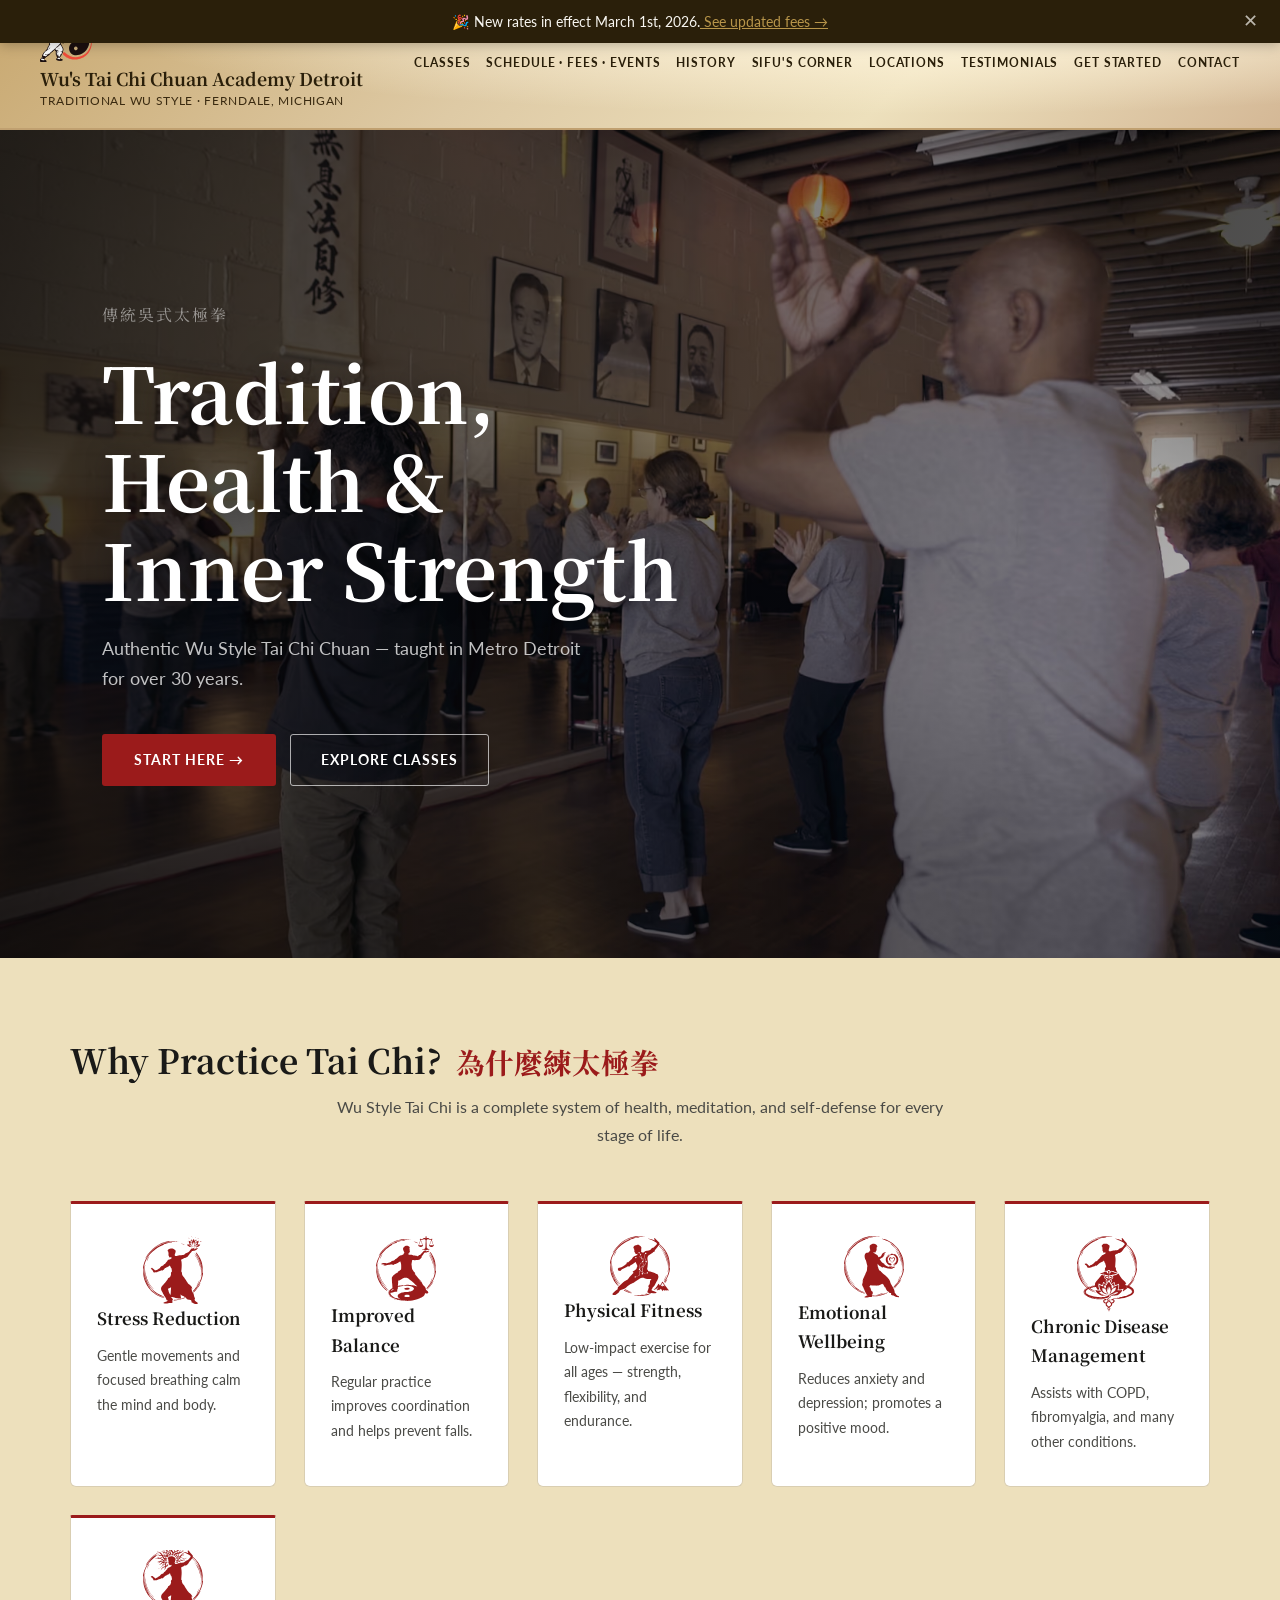
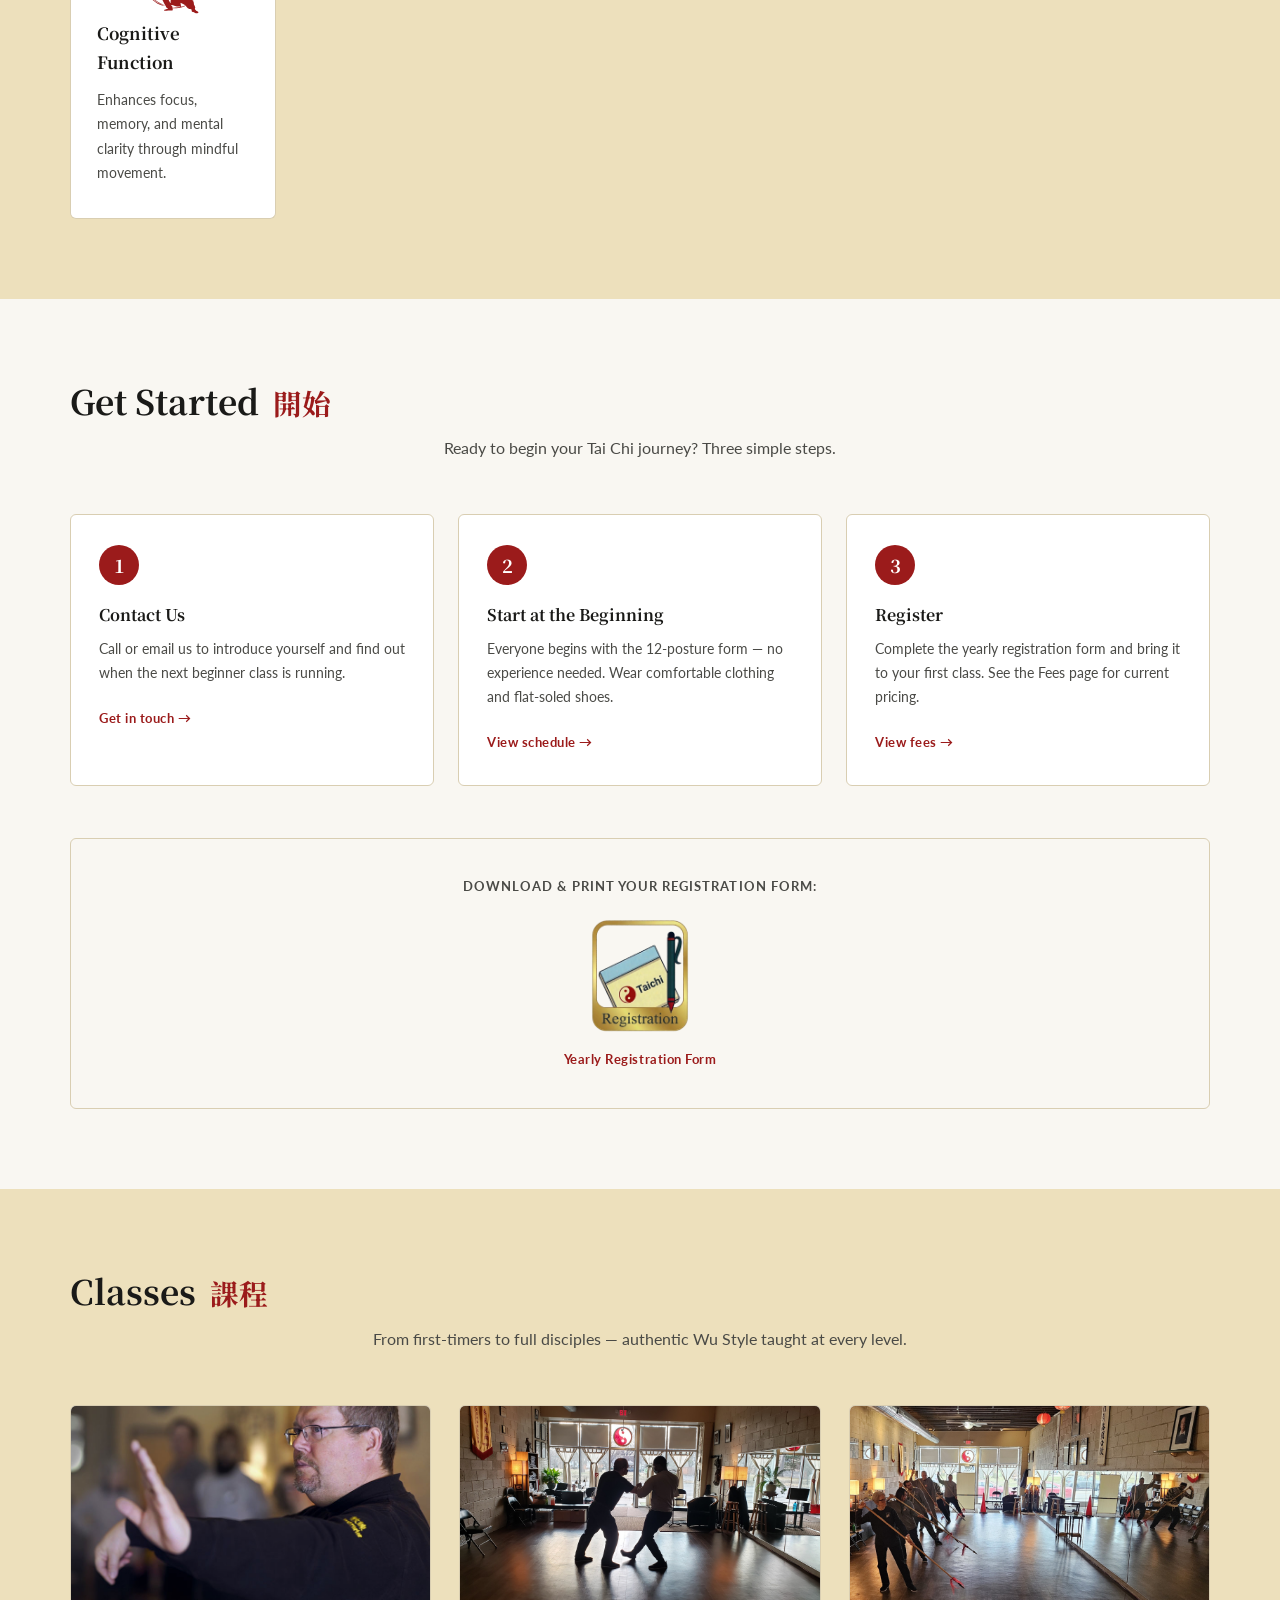
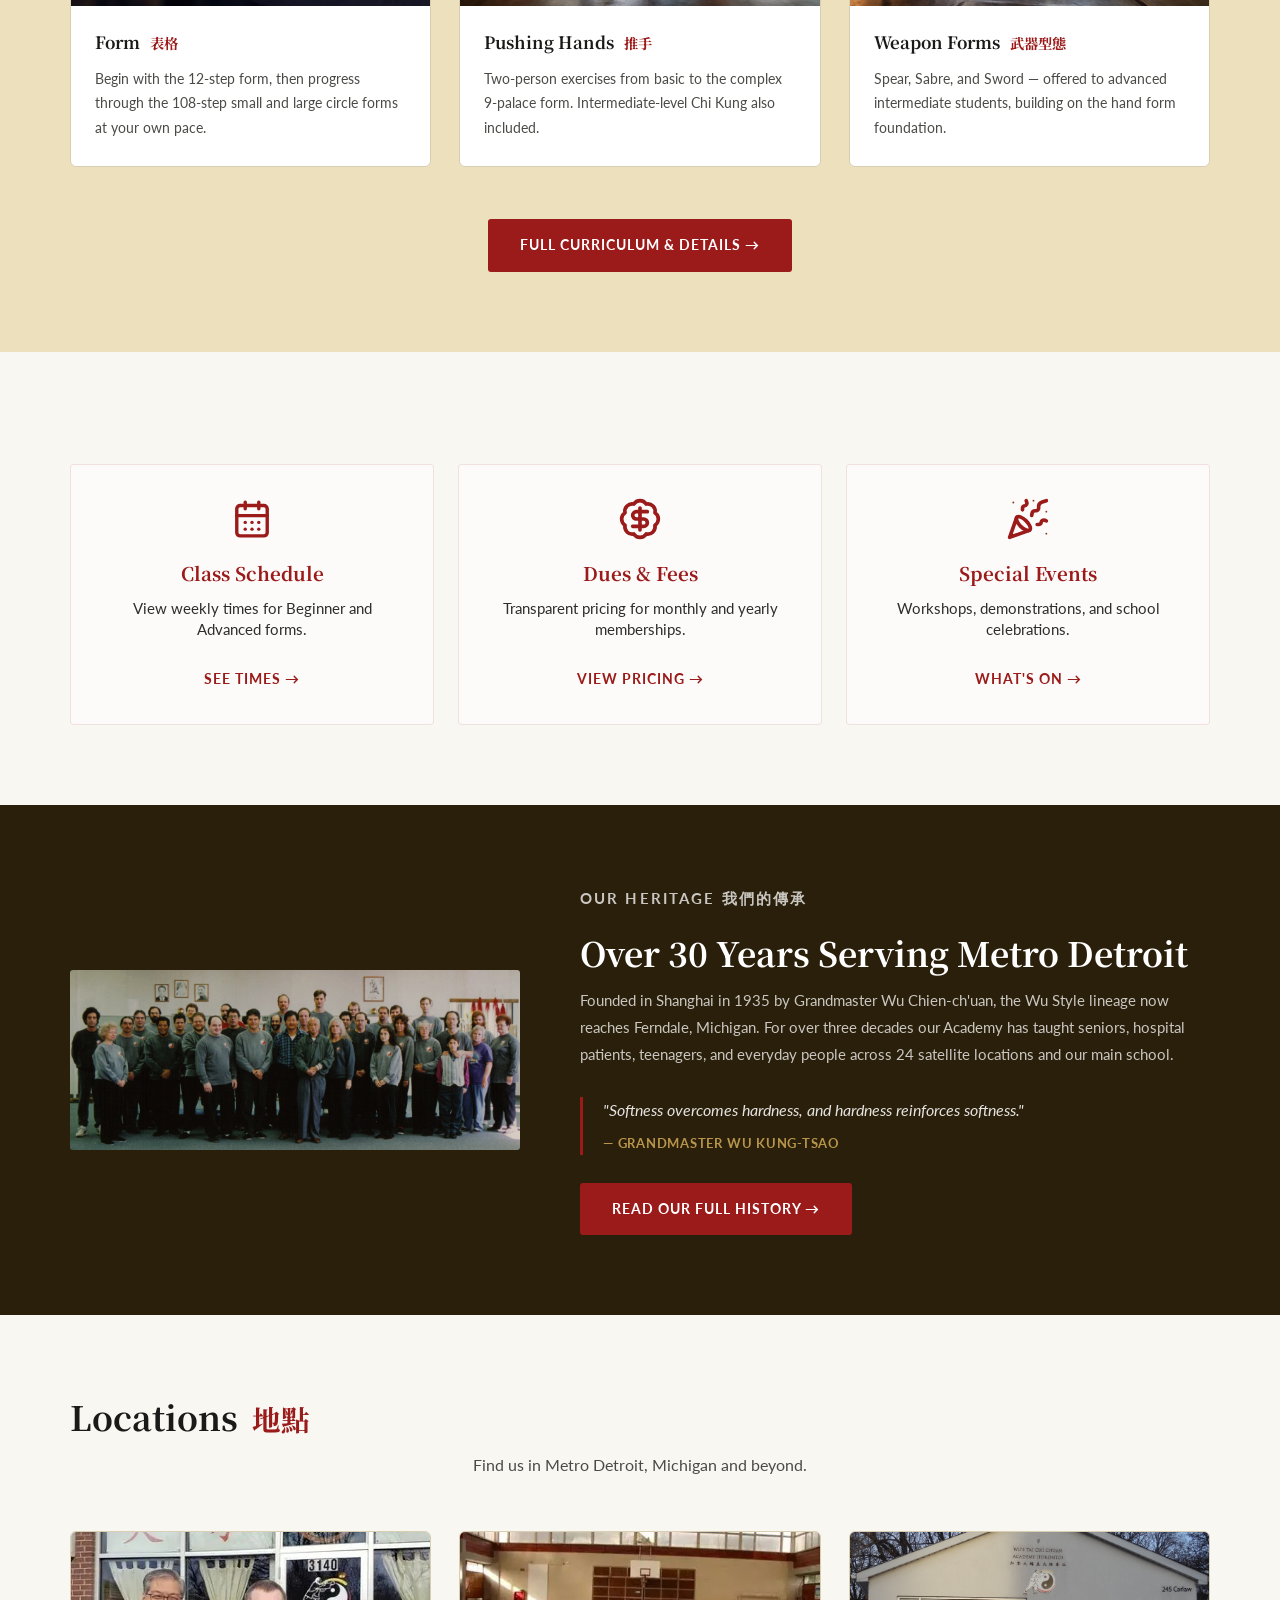
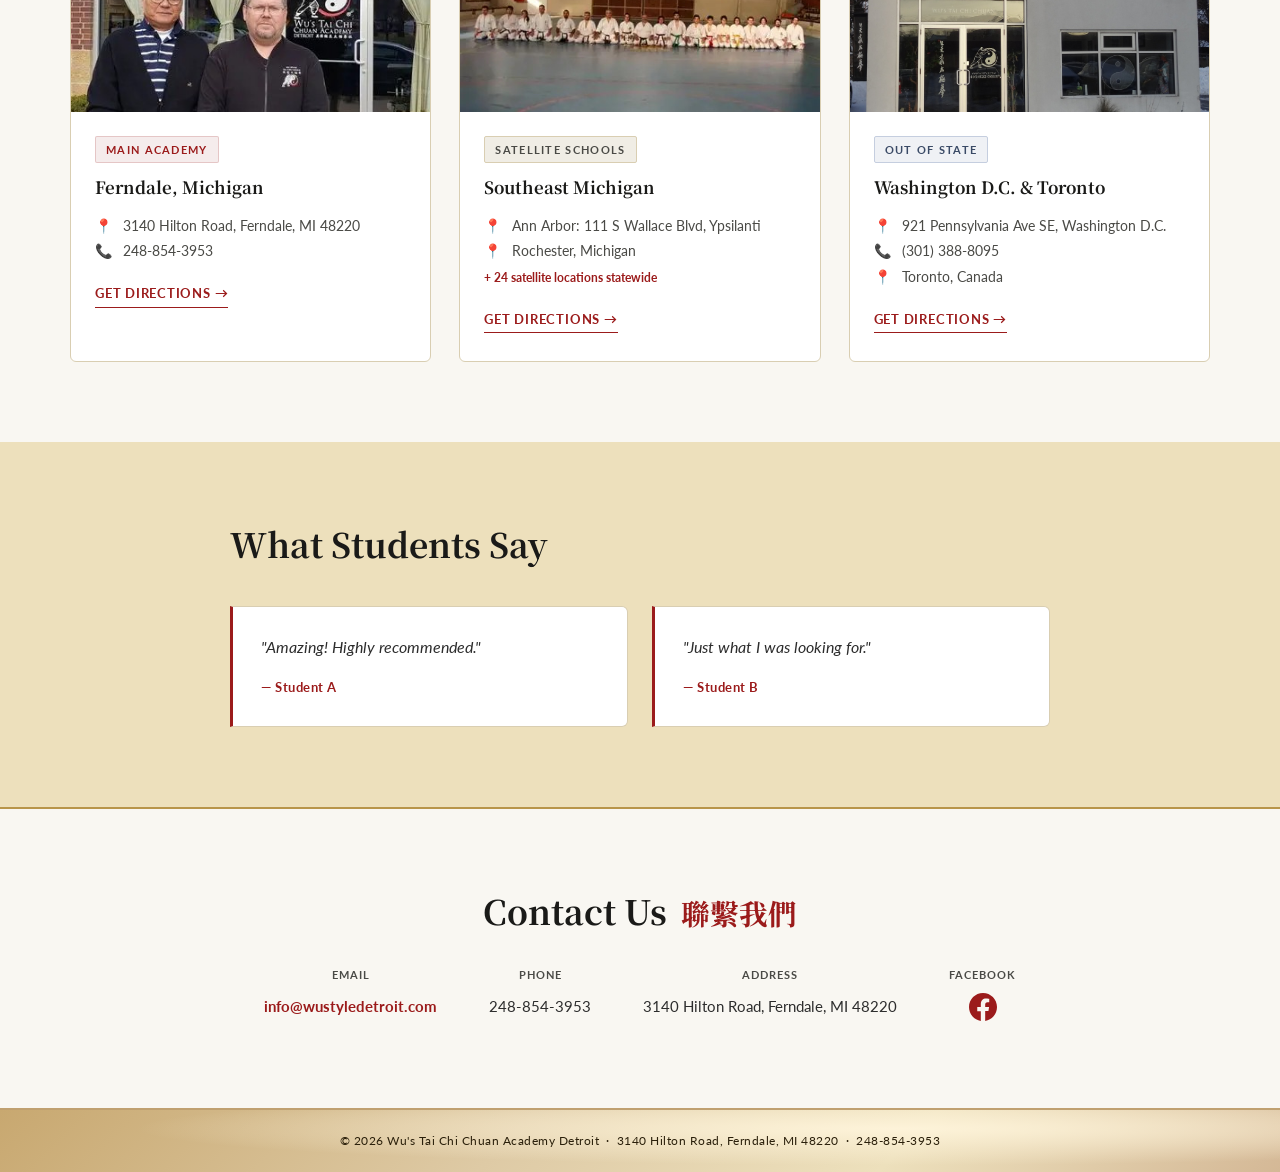
<file: index.html>
<!DOCTYPE html>
<html lang="en">
<head>
  <meta charset="UTF-8">
  <title>Wu's Tai Chi Chuan Academy Detroit</title>
  <meta name="description" content="Traditional Wu Style Tai Chi Chuan for all ages and skill levels — serving Metro Detroit for over 30 years.">
  <meta name="viewport" content="width=device-width, initial-scale=1">

  <!-- Hero image preload -->
  <link rel="preload"
      as="image"
      href="Images/crosshands/GroupCrossHands-800.webp"
      imagesrcset="Images/crosshands/GroupCrossHands-400.webp 400w,
                   Images/crosshands/GroupCrossHands-800.webp 800w,
                   Images/crosshands/GroupCrossHands-1170.webp 1170w,
                   Images/crosshands/GroupCrossHands-1920.webp 1920w"
      imagesizes="100vw"
      fetchpriority="high">

  <!-- Fonts -->
  <script src="site.js" defer></script>
  <link rel="preconnect" href="https://fonts.googleapis.com">
  <link rel="preconnect" href="https://fonts.gstatic.com" crossorigin>
  <link rel="preload" href="https://fonts.googleapis.com/css2?family=Noto+Serif+SC:wght@400;700&family=Lato:wght@300;400;700&display=swap" as="style" onload="this.onload=null;this.rel='stylesheet'">
  <noscript><link href="https://fonts.googleapis.com/css2?family=Noto+Serif+SC:wght@400;700&family=Lato:wght@300;400;700&display=swap" rel="stylesheet"></noscript>

  <link rel="preload" href="styles.css" as="style" onload="this.onload=null;this.rel='stylesheet'">
  <noscript><link rel="preload" href="styles.css" as="style" onload="this.onload=null;this.rel='stylesheet'">
  <noscript><link rel="stylesheet" href="styles.css"></noscript></noscript>
</head>

<body data-page="home" id="top">

<!-- ═══════════════════════════════════════════════════════════════ -->
<!--  HEADER — loaded from header.html                              -->
<!-- ═══════════════════════════════════════════════════════════════ -->
<div id="site-header"></div>


<main id="main-content">


<!-- ═══════════════════════════════════════════════════════════════ -->
<!--  HERO — merged splash + headline + CTA                         -->
<!-- ═══════════════════════════════════════════════════════════════ -->
<section class="zen-hero" id="hero" aria-label="Hero">
  <picture class="zen-hero__picture">
    <source
      type="image/avif"
      srcset="Images/crosshands/GroupCrossHands-400.avif 400w,
              Images/crosshands/GroupCrossHands-800.avif 800w,
              Images/crosshands/GroupCrossHands-1170.avif 1170w,
              Images/crosshands/GroupCrossHands-1920.avif 1920w"
      sizes="100vw">
    <source
      type="image/webp"
      srcset="Images/crosshands/GroupCrossHands-400.webp 400w,
              Images/crosshands/GroupCrossHands-800.webp 800w,
              Images/crosshands/GroupCrossHands-1170.webp 1170w,
              Images/crosshands/GroupCrossHands-1920.webp 1920w"
      sizes="100vw">
    <img src="Images/crosshands/GroupCrossHands-800.webp"
         alt="Wu Tai Chi students practicing Cross Hands form"
         class="zen-hero__img"
         fetchpriority="high">
  </picture>

  <div class="zen-hero__overlay" aria-hidden="true"></div>

  <div class="zen-hero__content">
    <p class="zen-hero__eyebrow">傳統吳式太極拳</p>
    <h1 class="zen-hero__headline">Tradition,<br>Health &amp;<br>Inner Strength</h1>
    <p class="zen-hero__sub">Authentic Wu Style Tai Chi Chuan — taught in Metro Detroit for over 30 years.</p>
    <div class="zen-hero__actions">
      <a href="#getting-started" class="btn-crimson">Start Here →</a>
      <a href="classes.html" class="btn-ghost">Explore Classes</a>
    </div>
  </div>
</section>

<!-- ═══════════════════════════════════════════════════════════════ -->
<!--  BENEFITS                                                      -->
<!-- ═══════════════════════════════════════════════════════════════ -->
<section class="zen-section zen-section--stone" id="benefits" aria-label="Benefits of Tai Chi">
  <div class="zen-container">
    <h2 class="zen-section-title">Why Practice Tai Chi? <span class="zh" lang="zh">為什麼練太極拳</span></h1>
    <p class="zen-section-lead">Wu Style Tai Chi is a complete system of health, meditation, and self-defense for every stage of life.</p>

    <div class="benefits-grid">
    <div class="benefit-card fade-in">
      <div class="icon">
        <svg
          version="1.1"
          viewBox="0 0 991.15037 1127.3549"
          xmlns="http://www.w3.org/2000/svg"
          xmlns:svg="http://www.w3.org/2000/svg">
          <g
            transform="translate(-101.93695,-128.40577)">
            <path d="m 968.54395,1254.5253 c -8.3518,-1.3901 -12.4064,-3.3404 -25.0923,-12.0699 -5.5403,-3.8125 -13.0295,-7.5611 -18,-9.0096 -18.2104,-5.3072 -21.1786,-7.8119 -21.1786,-17.871 0,-4.4861 -0.6772,-7.0968 -2.113,-8.1466 -1.2069,-0.8825 -2.4933,-4.5671 -3,-8.593 l -0.887,-7.0479 -12.5417,-5.3406 c -11.5575,-4.9215 -13.7549,-5.3972 -28,-6.0612 -8.5021,-0.3962 -16.2232,-1.1245 -17.158,-1.6182 -0.9349,-0.4938 -10.2349,-9.2827 -20.6667,-19.531 -10.4318,-10.2483 -21.067,-20.2056 -23.6336,-22.1272 -2.5667,-1.9216 -16.9667,-9.9369 -32,-17.8118 -15.0334,-7.8748 -29.7334,-15.9333 -32.6667,-17.9078 -2.9333,-1.9744 -6.0899,-4.0314 -7.0145,-4.5711 -2.3607,-1.3778 -0.9543,17.103 3.1784,41.767 1.8767,11.2004 2.7293,19.7339 2.0404,20.4228 -1.5574,1.5574 -56.9507,-0.9872 -62.2043,-2.8574 -2.2,-0.7832 -14.1354,-2.9248 -26.5232,-4.7592 -17.2472,-2.5539 -26.6194,-4.7459 -40.0094,-9.3571 -14.022,-4.8289 -19.2773,-6.022 -26.5265,-6.022 h -9.0403 l 5.5983,8.3334 c 3.0791,4.5833 10.0014,12.6472 15.383,17.9196 5.3816,5.2725 9.7817,10.6725 9.7779,12 0,1.3276 -1.485,4.8137 -3.2917,7.747 -1.8067,2.9334 -3.3036,6.7395 -3.3265,8.4582 -0.026,1.976 -1.0164,3.3797 -2.6933,3.8182 -1.5918,0.4163 -2.2582,1.299 -1.6673,2.2085 1.3369,2.058 4.0838,17.6616 4.2137,23.9361 0.235,11.3523 -3.386,12.8241 -35.228,14.3187 -13.2,0.6196 -30.3,2.062 -38,3.2055 -31.0101,4.6049 -35.6738,5.0189 -49.2308,4.3693 -16.5786,-0.7942 -22.435,-2.5953 -24.2881,-7.4692 -2.0459,-5.3811 2.9258,-8.5838 23.1977,-14.9437 17.6678,-5.5429 39.4674,-15.6827 46.9878,-21.8557 l 4,-3.2833 -7.6801,-0.048 c -7.1669,-0.045 -8.0801,-0.4244 -13.6666,-5.6815 -4.3236,-4.0686 -5.9866,-6.6695 -5.9866,-9.3629 0,-6.015 -15.2057,-34.2363 -30.8942,-57.3386 -11.6591,-17.1688 -53.222,-95.945 -56.453,-106.9982 -3.1026,-10.6139 -2.8965,-24.47161 0.5256,-35.33341 4.3679,-13.8636 13.9518,-26.7816 37.6508,-50.7489 20.3201,-20.55001 28.7847,-30.7563 64.069,-77.25107 11.609,-15.29735 11.6295,-15.33851 8.7681,-17.54093 -2.4936,-1.91928 -2.6272,-2.49794 -1.0231,-4.43074 1.0147,-1.22273 5.6071,-3.92893 10.2051,-6.01379 4.5981,-2.08486 12.301,-6.60279 17.1176,-10.03984 7.8175,-5.57849 9.315,-7.41508 13.9528,-17.11195 6.2038,-12.97108 9.4146,-22.28487 9.4146,-27.30934 0,-2.02771 0.6867,-4.37336 1.5259,-5.21256 1.1455,-1.14554 1.1026,-2.5475 -0.1722,-5.62516 -1.1209,-2.706 -1.3516,-6.01686 -0.6788,-9.74085 0.5606,-3.10282 1.1409,-8.76292 1.2895,-12.578 0.3122,-8.00912 1.8365,-10.35094 8.0786,-12.41101 2.473,-0.81615 4.8167,-2.49684 5.2082,-3.73487 1.7325,-5.47752 0.2868,-30.35482 -2.1289,-36.63365 -1.3506,-3.51048 -2.4556,-9.02142 -2.4556,-12.24653 0,-8.0201 -1.3618,-10.89607 -9.0706,-19.15636 -3.8076,-4.07999 -7.0031,-8.91797 -7.4857,-11.33333 -1.1017,-5.51392 -8.6398,-25.16796 -10.3099,-26.88108 -0.8594,-0.88152 -1.788,-0.42972 -2.7405,1.33334 -3.3185,6.14286 -14.215,15.17932 -19.31,16.01381 -11.7405,1.92292 -12.7371,2.32855 -14.8752,6.05388 -2.5138,4.38013 -5.009,5.69699 -16.375,8.64222 -4.5361,1.17544 -10.1043,3.51165 -12.3736,5.1916 -2.2694,1.67995 -7.3202,4.75868 -11.224,6.84163 -7.1967,3.83993 -15.385,12.37915 -19.4117,20.24377 -1.313,2.56431 -4.5041,5.47972 -7.8513,7.17296 -3.1015,1.56898 -8.1018,5.10671 -11.1117,7.86162 -7.4691,6.83626 -10.5463,7.62559 -15.4873,3.97256 l -3.9887,-2.94896 -10.1924,4.72264 c -11.2311,5.20396 -31.8812,11.85731 -45.9139,14.79328 -6.9819,1.46077 -10.2642,2.98704 -14.3372,6.66673 -2.9053,2.62474 -5.7306,4.78469 -6.2785,4.79989 -0.5478,0.0152 -8.1961,1.21507 -16.9961,2.66636 -8.8,1.45128 -20.7093,2.63884 -26.4651,2.63902 -9.8369,2.9e-4 -10.6826,-0.23259 -14.0895,-3.87973 -1.9935,-2.13403 -6.8842,-9.98646 -10.8683,-17.44984 -9.039,-16.93274 -11.9583,-20.56629 -21.1973,-26.38346 -12.5535,-7.90406 -13.212,-8.80593 -12.6888,-17.37921 0.2521,-4.13205 0.9897,-7.68991 1.6391,-7.90636 0.6493,-0.21644 3.8407,1.40885 7.0919,3.61176 7.4256,5.03132 8.4965,5.05294 5.9456,0.12004 -4.3486,-8.40918 -0.8511,-8.95726 11.058,-1.73288 12.5533,7.61515 22.1098,15.76183 31.9204,27.21113 4.8991,5.71746 9.7101,10.70341 10.6912,11.07988 0.981,0.37647 4.2416,-0.56941 7.2456,-2.10196 3.004,-1.53254 11.2193,-4.85303 18.2562,-7.37885 8.4542,-3.03455 16.7453,-7.30858 24.4415,-12.59941 6.406,-4.40386 14.8619,-9.42867 18.7909,-11.16627 5.522,-2.44207 8.0914,-4.6362 11.3186,-9.66534 5.0034,-7.79709 24.5258,-27.11589 30.5024,-30.18428 3.5535,-1.82435 9.6743,-3.05371 17.1854,-3.4517 2.4913,-0.132 11.1923,-9.69961 15.2147,-16.73012 4.9948,-8.72999 8.7528,-12.10851 15.4421,-13.88276 6.0565,-1.60642 8.1097,-3.85175 22.5449,-24.65552 5.449,-7.85286 11.4776,-14.83001 14.896,-17.23949 3.785,-2.66788 6.2604,-5.67038 7.2618,-8.80814 3.808,-11.93088 12.2319,-18.6675 28.2539,-22.59479 5.747,-1.40868 30.7357,-13.77684 38.049,-18.83237 2.638,-1.82357 2.7915,-2.62771 1.7407,-9.11542 -0.6995,-4.31839 -2.2837,-8.24663 -4.0302,-9.99314 l -2.8778,-2.87773 -8.3031,3.16956 c -16.521,6.30655 -19.8863,5.26888 -23.1241,-7.13031 -1.1375,-4.35589 -2.9181,-9.13326 -3.957,-10.61639 -1.0388,-1.48312 -1.8887,-4.07595 -1.8887,-5.76183 0,-1.98347 -1.1877,-3.60639 -3.3653,-4.59858 -4.799,-2.18656 -5.3784,-6.60653 -2.1277,-16.23027 3.3639,-9.95868 3.4512,-11.76998 0.813,-16.87156 -1.2951,-2.50443 -2.1274,-8.45193 -2.3333,-16.67252 l -0.3201,-12.77929 -5.6196,-4.66613 c -7.0871,-5.88458 -8.4215,-11.29351 -4.6091,-18.68256 5.3562,-10.38123 25.3318,-25.83163 33.4047,-25.83731 2.4801,-0.002 6.4695,-1.21467 8.8653,-2.69538 4.093,-2.52959 5.3837,-2.61441 21.371,-1.40427 21.1899,1.60393 31.8632,5.05559 40.4973,13.09646 4.0142,3.73844 7.2986,5.66667 9.6519,5.66667 4.9924,0 10.9212,5.45247 14.1893,13.0494 2.1906,5.09237 2.6776,8.5573 2.321,16.51667 -0.2481,5.53982 -1.1158,11.3143 -1.9281,12.83217 -0.8124,1.51788 -1.477,4.154 -1.477,5.85805 0,1.70404 -1.5585,6.02592 -3.4634,9.60417 -2.4584,4.61823 -3.2357,7.64385 -2.6789,10.42783 0.5985,2.99246 -0.075,5.04878 -2.8424,8.67678 -5.4637,7.1633 -4.8183,13.08488 2.3529,21.58954 l 5.7159,6.77872 h 13.5725 13.5724 l 6.4172,-4.99954 c 6.2627,-4.87924 6.7573,-5.01879 20.5521,-5.79903 7.7743,-0.43972 17.435,-1.47008 21.4684,-2.28969 10.004,-2.03291 28.8682,-4.41992 43.3333,-5.48325 17.4329,-1.2815 26.116,-4.94994 39.499,-16.68754 7.4139,-6.50248 23.8731,-15.31843 36.03,-19.29855 14.2667,-4.6709 24.8215,-11.80447 32.9311,-22.2568 3.9197,-5.05208 11.4197,-14.10351 16.6666,-20.11429 5.247,-6.01078 10.2141,-12.91078 11.038,-15.33333 2.0163,-5.92883 6.7351,-8.42391 24.6924,-13.05616 8.3286,-2.14844 19.9055,-6.31078 25.7264,-9.24966 11.5661,-5.83954 14.7909,-5.58273 13.2318,1.05374 -1.1806,5.02582 -6.2432,9.96753 -13.8717,13.54053 -3.6357,1.70284 -6.6103,3.51851 -6.6103,4.03483 0,1.43558 7.4262,2.60597 16.5,2.60043 9.8427,-0.006 15.1852,-2.81927 20.4977,-10.79372 2.0179,-3.02903 5.8822,-7.98847 8.5873,-11.02098 3.9201,-4.39462 5.2566,-5.17838 6.5853,-3.86171 1.3319,1.31993 0.7025,3.5316 -3.1316,11.00443 -5.2065,10.14793 -5.0656,10.19622 5.2656,1.8044 7.1069,-5.77269 15.42565,-8.5975 17.93345,-6.08967 2.0304,2.03037 0.4587,4.00361 -13.99795,17.57455 -10.1669,9.54397 -15.3824,13.34115 -23.3334,16.98805 -15.5539,7.13417 -19.6018,8.32108 -33.4605,9.81117 -22.381,2.40639 -27.528,5.20433 -35.4213,19.25513 -2.0598,3.66666 -8.6503,11.46666 -14.6455,17.33333 -5.9952,5.86667 -12.6326,13.66667 -14.7498,17.33333 -6.1451,10.64223 -29.6186,41.57343 -33.8204,44.56538 -2.1097,1.50228 -6.4548,3.92745 -9.6557,5.38927 -3.2009,1.46182 -9.261,5.18413 -13.4668,8.27181 -7.1373,5.23975 -8.3816,5.66734 -18.6667,6.41497 -9.4088,0.68393 -11.9929,1.43236 -17.6773,5.11992 -3.6617,2.37539 -10.5617,5.49217 -15.3333,6.92618 -5.0539,1.51882 -11.5868,4.82478 -15.6489,7.91907 -3.8352,2.92149 -9.3852,6.54235 -12.3333,8.04636 -2.9481,1.50401 -5.3602,3.12918 -5.3602,3.61149 0,0.4823 2.0436,7.5201 4.5414,15.63956 5.6591,18.39632 7.4601,33.93899 7.4533,64.32324 -0.01,24.68993 -3.0666,78.69042 -5.3155,93.77274 -3.0233,20.27577 -1.8819,26.17847 5.7963,29.97595 2.3724,1.1733 3.066,3.19424 4.083,11.8965 0.7967,6.81654 0.7561,11.72613 -0.1162,14.0371 -1.1053,2.92811 -0.6804,4.83403 2.4126,10.82223 2.0648,3.99752 3.7671,8.60656 3.7829,10.24232 0.041,4.22137 8.1364,16.34581 18.3328,27.45658 8.7054,9.48611 28.1189,37.51765 41.7169,60.23598 10.9718,18.33059 29.1234,45.98036 34.4752,52.51507 2.6343,3.21662 9.6004,9.4649 15.4802,13.88503 21.0028,15.7891 39.3981,34.8844 48.5527,50.4003 2.6933,4.565 7.2279,21.2205 6.0878,22.3606 -0.3349,0.33491 -3.8729,-0.9893 -7.8622,-2.9427 -3.9893,-1.9534 -7.5642,-3.5516 -7.9442,-3.5516 -0.38,0 0.8071,3.9796 2.6379,8.84361 1.8308,4.8641 3.8762,13.1614 4.5453,18.4385 0.669,5.2771 2.2004,12.5474 3.4029,16.1563 2.4185,7.2578 11.8451,24.4502 18.7388,34.1761 2.4486,3.4546 5.4087,8.5546 6.578,11.3333 3.2072,7.6217 7.2669,25.6264 7.2774,32.2756 0.01,4.1627 2.1662,10.9256 7.3638,23.0599 11.7366,27.4003 12.6155,34.4714 4.6306,37.255 -3.9054,1.3614 -3.9133,1.3858 -1.9531,6.0771 1.0824,2.5906 1.968,5.6963 1.968,6.9015 0,7.2763 15.319,22.3055 30.7119,30.1308 10.2025,5.1867 19.95485,14.9881 19.95485,20.0553 0,8.9164 -6.19,13.8846 -20.57825,16.5165 -8.7433,1.5992 -7.9576,1.601 -17.8175,-0.04 z m -408.2862,-194.5128 c 0.7812,-14.3 2.3073,-35.3 3.3912,-46.6666 1.9767,-20.72801 2.5623,-38.66671 1.2622,-38.66671 -0.3823,0 -7.7323,4.0735 -16.3333,9.0521 -8.601,4.9787 -20.2882,11.0597 -25.9715,13.5134 -5.6833,2.4537 -10.3333,4.91801 -10.3333,5.47621 0,0.5581 2.194,5.6349 4.8757,11.2817 3.6913,7.7729 5.0949,12.7458 5.7781,20.4717 0.9867,11.1592 8.0855,29.2699 16.5102,42.1213 2.4338,3.7126 7.0656,11.2345 10.2931,16.7153 l 5.868,9.965 1.6196,-8.6317 c 0.8908,-4.7474 2.2588,-20.3317 3.04,-34.6317 z m 54.3534,132.0388 c -4.9474,-0.505 -9.3974,-1.3202 -9.8889,-1.8118 -0.4915,-0.4915 -0.1295,-0.8936 0.8045,-0.8936 0.934,0 1.4003,-0.7765 1.0361,-1.7256 -0.511,-1.3316 5.4681,-2.2594 26.1907,-4.0641 14.769,-1.2863 34.3528,-3.7336 43.5195,-5.4385 23.0675,-4.2905 60.5148,-15.0145 91.5607,-26.2209 22.4217,-8.0933 26.3952,-9.1664 28.0002,-7.5614 1.0572,1.0572 1.4852,2.8742 0.9844,4.1792 -1.0304,2.6851 -18.5087,11.6891 -36.1987,18.648 -38.1174,14.9946 -114.829,28.0709 -146.0085,24.8887 z m -169.0854,-43.9682 c -31.2054,-6.5847 -72.9936,-21.3482 -97.1305,-34.3155 -49.8758,-26.7951 -90.8944,-57.3328 -121.2303,-90.2535 -27.0844,-29.39241 -43.7484,-50.90591 -58.482,-75.50161 -25.75202,-42.98918 -40.72336,-78.58159 -50.42449,-119.87766 -10.72232,-45.64308 -12.99227,-67.77625 -12.43361,-121.234 0.24651,-23.58934 0.0899,-42.8894 -0.34804,-42.88901 -0.43793,3.9e-4 -1.50113,1.35071 -2.36266,3.00071 -2.61237,5.00319 -0.56132,-20.96342 3.06196,-38.765 11.1809,-54.933 33.59201,-110.00507 63.84984,-156.90166 21.7916,-33.77494 47.443,-66.32432 75.0422,-95.22229 25.9054,-27.12436 71.7782,-62.05856 107.8716,-82.14906 2.9333,-1.63277 11.0333,-6.13617 18,-10.00755 40.3652,-22.43102 67.6762,-32.96534 109.9999,-42.42898 42.7018,-9.54814 68.4478,-13.59399 87.5285,-13.75464 9.4647,-0.0797 17.5927,0.23928 18.0623,0.70882 0.4695,0.46955 -0.7109,0.85372 -2.6232,0.85372 -1.9123,0 -3.8477,0.6 -4.3009,1.33333 -0.4984,0.80644 1.3457,1.33333 4.6667,1.33333 3.0199,0 5.1771,0.50739 4.7938,1.12754 -0.3832,0.62015 -8.3227,1.53521 -17.6431,2.03348 -9.3205,0.49827 -22.0923,1.80316 -28.3818,2.89976 -28.9587,5.04902 -55.4611,10.19395 -56.0842,10.88767 -0.3766,0.41928 1.7153,0.3453 4.6486,-0.1644 21.1361,-3.67262 20.3892,-2.235 -1.366,2.62934 -14.8806,3.32719 -37.9673,10.70666 -37.9673,12.13589 0,0.34673 1.35,0.29528 3,-0.11433 1.65,-0.40962 0.6845,0.37813 -2.1455,1.75054 -2.83,1.37241 -4.4358,2.73185 -3.5684,3.02098 1.7908,0.59696 -5.2872,3.94777 -43.9528,20.80748 -35.9715,15.68501 -59.6095,29.99146 -102,61.73345 -27.0395,20.24725 -45.1627,36.39035 -71.7835,63.94064 -22.3921,23.17396 -31.0345,33.41274 -44.7346,52.99754 -12.2443,17.50378 -15.5179,23.11056 -28.1976,48.29441 -21.84676,43.39126 -34.5792,84.57934 -42.0477,136.01999 -4.23406,29.1628 -1.16422,97.80071 6.08261,135.99999 4.05859,21.39355 15.822,58.17534 25.86967,80.88925 5.47952,12.38698 22.05982,43.90987 31.44162,59.77742 3.4687,5.8667 6.6414,11.5667 7.0504,12.6667 0.409,1.1 1.7574,4.3727 2.9965,7.2726 2.1537,5.0405 2.1486,5.1873 -0.1172,3.3334 -5.4023,-4.4203 7.0914,15.4678 15.7884,25.1329 13.7118,15.238 16.0739,18.5702 15.0519,21.2336 -1.8287,4.76541 57.1818,58.18741 87.2662,79.00181 35.4016,24.4933 54.8146,35.0503 89.9298,48.9051 6.7735,2.6724 25.5345,8.4912 48.7368,15.1158 3.3,0.9422 5.2858,1.9668 4.4129,2.2768 -0.873,0.3101 -3.873,-0.071 -6.6667,-0.8467 -2.7937,-0.7757 -5.9795,-1.3696 -7.0795,-1.3197 -1.1,0.05 3.9259,1.8225 11.1686,3.9389 7.2427,2.1165 13.4927,4.1723 13.8888,4.5684 1.3171,1.3171 -5.5892,0.5612 -17.138,-1.8757 z M 169.60635,926.09119 c 0,-0.3234 -0.6927,-1.0161 -1.5393,-1.5393 -0.9537,-0.5895 -1.1774,-0.3658 -0.588,0.588 0.9499,1.537 2.1273,2.0635 2.1273,0.9513 z m -3.5399,-5.46951 c -0.4342,-1.13163 -1.0755,-1.77155 -1.425,-1.42204 -0.3495,0.3495 -0.2399,1.27538 0.2434,2.0575 1.3148,2.12728 2.0832,1.71401 1.1816,-0.63546 z m -3.1267,-5.27583 c 0,-0.36667 -0.3,-0.66667 -0.6667,-0.66667 -0.3667,0 -0.6667,0.3 -0.6667,0.66667 0,0.36667 0.3,0.66667 0.6667,0.66667 0.3667,0 0.6667,-0.3 0.6667,-0.66667 z m -2.6667,-4 c 0,-0.36667 -0.3,-0.66667 -0.6667,-0.66667 -0.3666,0 -0.6666,0.3 -0.6666,0.66667 0,0.36667 0.3,0.66667 0.6666,0.66667 0.3667,0 0.6667,-0.3 0.6667,-0.66667 z m -1.3333,-2.66667 c 0,-0.36666 -0.3,-0.66666 -0.6667,-0.66666 -0.3667,0 -0.6667,0.3 -0.6667,0.66666 0,0.36667 0.3,0.66667 0.6667,0.66667 0.3667,0 0.6667,-0.3 0.6667,-0.66667 z m -1.3334,-2.66666 c 0,-0.36667 -0.3,-0.66667 -0.6666,-0.66667 -0.3667,0 -0.6667,0.3 -0.6667,0.66667 0,0.36666 0.3,0.66666 0.6667,0.66666 0.3666,0 0.6666,-0.3 0.6666,-0.66666 z m -1.3333,-2.58798 c 0,-0.32339 -0.6927,-1.01609 -1.5393,-1.53935 -0.9538,-0.58943 -1.1775,-0.36575 -0.588,0.58798 0.9499,1.53701 2.1273,2.06356 2.1273,0.95137 z m -4,-6.74536 c 0,-0.36666 -0.3,-0.66666 -0.6667,-0.66666 -0.3666,0 -0.66663,0.3 -0.66663,0.66666 0,0.36667 0.30003,0.66667 0.66663,0.66667 0.3667,0 0.6667,-0.3 0.6667,-0.66667 z m -1.33333,-3.07849 c 0,-0.59317 -0.90975,-2.24317 -2.02166,-3.66667 -1.87467,-2.39998 -1.90759,-2.32156 -0.45265,1.0785 1.56987,3.66865 2.47431,4.61471 2.47431,2.58817 z M 413.12175,277.75014 c -1.1364,-1.13641 -47.3043,20.46587 -50.8246,23.78122 -0.7201,0.67814 10.5259,-4.29022 24.991,-11.0408 14.4651,-6.75058 26.0902,-12.48377 25.8336,-12.74042 z m 3.1513,-1.07092 c 0,-0.36667 -0.3,-0.66667 -0.6667,-0.66667 -0.3666,0 -0.6666,0.3 -0.6666,0.66667 0,0.36666 0.3,0.66666 0.6666,0.66666 0.3667,0 0.6667,-0.3 0.6667,-0.66666 z m 33.3333,-12 c 0,-0.36667 -0.3,-0.66667 -0.6667,-0.66667 -0.3666,0 -0.6666,0.3 -0.6666,0.66667 0,0.36666 0.3,0.66666 0.6666,0.66666 0.3667,0 0.6667,-0.3 0.6667,-0.66666 z m 4,879.99998 c 0,-0.3667 0.3,-0.6667 0.6667,-0.6667 0.3666,0 0.6666,0.3 0.6666,0.6667 0,0.3667 -0.3,0.6667 -0.6666,0.6667 -0.3667,0 -0.6667,-0.3 -0.6667,-0.6667 z m 3.1111,-0.2222 c 0.4889,-0.4889 1.2889,-0.4889 1.7778,0 0.4889,0.4889 0.089,0.8889 -0.8889,0.8889 -0.9778,0 -1.3778,-0.4 -0.8889,-0.8889 z m -20.4444,-13.2381 c -56.9205,-15.8393 -100.7524,-37.833 -140.95,-70.725 -5.2528,-4.2981 -12.6693,-11.7147 -16.4811,-16.4814 -3.8119,-4.7666 -15.1156,-17.3666 -25.1195,-28 -41.2004,-43.79281 -56.3221,-64.61051 -86.6747,-119.32314 -12.671,-22.84052 -26.24271,-56.83304 -34.87227,-87.34347 -5.68613,-20.10375 -11.63178,-57.58399 -12.47262,-78.625 -1.43663,-35.9502 3.00433,-78.90561 10.68748,-103.37502 3.47255,-11.05942 9.3333,-23.24846 8.01369,-16.66667 -10.08974,50.32455 -12.52184,88.76571 -8.09829,127.99999 4.03025,35.746 8.98616,57.20887 22.01311,95.33333 14.3639,42.03752 23.4935,62.37629 41.7925,93.10537 27.842,46.7543 45.2034,68.6923 78.8497,99.63481 45.9215,42.2312 85.9923,66.4536 161.27,97.4862 8.7769,3.6182 16.2769,6.943 16.6666,7.3885 0.3898,0.4455 -0.397,0.4118 -1.7485,-0.075 -1.3514,-0.4866 -4.0514,-1.1896 -6,-1.5621 -1.9485,-0.3725 -0.2966,0.5262 3.6709,1.9972 7.0277,2.6054 9.8163,4.1046 7.3419,3.947 -0.6723,-0.043 -8.7223,-2.1649 -17.8889,-4.7158 z m 2.2222,-2.7619 c -0.4889,-0.4889 -1.2889,-0.4889 -1.7778,0 -0.4889,0.4889 -0.089,0.8889 0.8889,0.8889 0.9778,0 1.3778,-0.4 0.8889,-0.8889 z m -144.8889,-78.4445 c 0,-0.3666 -0.3,-0.6666 -0.6666,-0.6666 -0.3667,0 -0.6667,0.3 -0.6667,0.6666 0,0.3667 0.3,0.6667 0.6667,0.6667 0.3666,0 0.6666,-0.3 0.6666,-0.6667 z m -4.7933,-3.4772 c -1.397,-1.5458 -4.34,-3.9946 -6.54,-5.4417 -2.7531,-1.8109 -2.1801,-0.9348 1.8381,2.8106 6.209,5.7873 8.9305,7.3102 4.7019,2.6311 z m 645.08,15.8973 c -3.648,-3.648 -2.744,-4.8953 29.7682,-41.072 32.223,-35.85471 45.25655,-52.33341 65.74585,-83.12471 12.0257,-18.07225 20.2663,-29.26741 21.0019,-28.53185 1.0127,1.01277 -6.1827,18.73105 -11.767,28.97515 -13.805,25.3248 -31.267,48.4782 -63.85485,84.66671 -24.4978,27.2047 -38.9564,41.0243 -40.8941,39.0867 z m -7.6334,-19.3244 c -2.0057,-4.8002 -1.9692,-4.9911 1.7197,-9 8.2436,-8.9585 27.9513,-31.0658 32.1777,-36.09571 2.4647,-2.9333 9.4223,-10.7333 15.4613,-17.3333 15.4198,-16.8523 16.2952,-17.9611 32.44595,-41.0944 41.7737,-59.83449 66.2105,-132.78016 70.8767,-211.57226 1.26,-21.27684 0.2735,-66.58456 -1.3491,-61.95896 -0.5677,1.61841 -1.2705,-1.16763 -1.8638,-7.3881 -1.6767,-17.58045 -6.0794,-42.63924 -10.7592,-61.23825 -7.8446,-31.17696 -13.4111,-45.27981 -35.2929,-89.41468 -16.7909,-33.86668 -18.9881,-38.6731 -17.6683,-38.65122 0.5126,0.009 3.9088,4.2085 7.5472,9.33334 3.6383,5.12483 6.8237,9.31788 7.0786,9.31788 0.5319,0 0.1325,-0.68884 -6.186,-10.66667 -2.5542,-4.03333 -7.7688,-11.23333 -11.5881,-16 -12.97145,-16.18886 -28.65545,-40.31027 -27.28445,-41.96227 0.8621,-1.03878 0.1099,-3.2569 -2.3027,-6.79023 -4.6022,-6.73991 -5.1744,-10.4162 -0.8447,-5.42698 4.0969,4.72089 5.5947,3.91548 1.7673,-0.9503 -1.9543,-2.48452 -2.2465,-3.53688 -0.9819,-3.53688 3.8675,0 32.90915,36.48058 47.64815,59.85327 15.693,24.88543 30.7812,56.81245 41.3937,87.58976 5.4784,15.88806 13.1842,51.22786 16.6931,76.55696 2.6536,19.15488 4.4176,62.65605 3.7849,93.33333 -0.3495,16.94315 -0.1021,22.44984 0.9034,20.10731 0.954,-2.22252 1.8138,-2.79694 2.7642,-1.84662 2.1452,2.14526 -0.8998,25.42605 -6.8317,52.23125 -19.5744,88.45364 -64.5844,167.92072 -134.71285,237.84143 -10.8488,10.8166 -20.36,19.6666 -21.1361,19.6666 -0.776,0 -2.3331,-2.2069 -3.4601,-4.9043 z M 1062.4952,552.45698 c -0.4889,-0.48889 -0.8889,-0.0889 -0.8889,0.88889 0,0.97778 0.4,1.37778 0.8889,0.88889 0.4889,-0.48889 0.4889,-1.28889 0,-1.77778 z m -4.7261,-12.01111 c -1.5718,-2.70295 -1.9513,-1.8378 -0.6647,1.51512 0.4573,1.19161 1.1123,1.88568 1.4555,1.54239 0.3433,-0.34329 -0.013,-1.71917 -0.7908,-3.05751 z m -1.9405,-5.32222 c -0.4889,-0.48889 -0.8889,-0.0889 -0.8889,0.88889 0,0.97777 0.4,1.37777 0.8889,0.88889 0.4889,-0.48889 0.4889,-1.28889 0,-1.77778 z m -0.8889,-2.44445 c 0,-0.36666 -0.3,-0.66666 -0.6667,-0.66666 -0.3667,0 -0.6667,0.3 -0.6667,0.66666 0,0.36667 0.3,0.66667 0.6667,0.66667 0.3667,0 0.6667,-0.3 0.6667,-0.66667 z m -1.3334,-2.66666 c 0,-0.36667 -0.3,-0.66667 -0.6666,-0.66667 -0.3667,0 -0.6667,0.3 -0.6667,0.66667 0,0.36666 0.3,0.66666 0.6667,0.66666 0.3666,0 0.6666,-0.3 0.6666,-0.66666 z m -24,-38.58798 c 0,-0.32339 -0.6927,-1.01609 -1.5393,-1.53934 -0.9537,-0.58944 -1.1774,-0.36576 -0.588,0.58797 0.9499,1.53701 2.1273,2.06356 2.1273,0.95137 z m -38.66665,-69.41202 c 0,-0.36666 -0.3,-0.66666 -0.6667,-0.66666 -0.3667,0 -0.6667,0.3 -0.6667,0.66666 0,0.36667 0.3,0.66667 0.6667,0.66667 0.3667,0 0.6667,-0.3 0.6667,-0.66667 z m -715.3333,583.14216 c -28.9883,-23.27561 -69.1473,-74.57391 -91.7051,-117.14218 -11.5145,-21.72874 -27.2649,-59.93367 -32.3639,-78.50368 -10.34487,-37.67416 -16.55345,-77.62823 -16.58335,-106.71853 -0.008,-7.63889 0.27091,-13.60371 0.61946,-13.25516 0.34855,0.34856 1.25409,11.39856 2.01231,24.55556 0.75821,13.157 1.97316,25.72182 2.69987,27.92182 1.08844,3.29505 1.19863,2.70759 0.62525,-3.33334 -0.38283,-4.03333 -1.06671,-11.23333 -1.51972,-16 -1.30351,-13.71568 0.37714,-8.89634 3.48731,10 5.79144,35.18697 12.72847,63.25907 24.56167,99.39384 3.5144,10.73173 16.3178,40.35466 24.2485,56.10279 6.333,12.57572 24.4465,42.10647 33.0221,53.83667 9.7167,13.291 30.1425,37.6107 37.5149,44.6667 8.5647,8.1971 22.5812,24.01961 21.1847,23.91421 -0.6255,-0.047 -4.1373,-2.4946 -7.804,-5.4387 z M 145.18388,759.76252 c -0.42564,-1.06364 -0.74158,-0.7477 -0.80556,0.80556 -0.0579,1.40556 0.25724,2.19306 0.70029,1.75 0.44306,-0.44306 0.49043,-1.59306 0.10527,-2.55556 z m -2.6886,-12.63888 c -0.48889,-0.48889 -0.88889,-0.0889 -0.88889,0.88889 0,0.97777 0.4,1.37777 0.88889,0.88888 0.48889,-0.48888 0.48889,-1.28888 0,-1.77777 z m 67.04357,223.12595 c -6.888,-8.5815 -13.4613,-18.2355 -12.3794,-18.1811 0.6125,0.031 4.8748,5.1308 9.4719,11.3334 4.5971,6.2025 7.8971,11.234 7.3333,11.181 -0.5637,-0.053 -2.5553,-2.0029 -4.4258,-4.3333 z m 778.77,-20.0318 c -0.02,-0.6205 2.6178,-6.0205 5.8613,-12 3.2434,-5.9796 12.51875,-25.06677 20.61175,-42.41601 8.093,-17.34924 15.9646,-33.54924 17.4924,-36 l 2.7779,-4.45593 -0.8948,4 c -4.8373,21.6259 -18.9962,54.49154 -31.7437,73.68364 -6.50045,9.7866 -14.04775,18.9839 -14.10485,17.1883 z m 66.63085,-146.20527 c 0,-0.97778 0.4,-1.37778 0.8889,-0.88889 0.4889,0.48889 0.4889,1.28889 0,1.77778 -0.4889,0.48889 -0.8889,0.0889 -0.8889,-0.88889 z m 2.7072,-14.51854 c -0.022,-3.95186 1.2756,-14.45186 2.8842,-23.33333 2.6093,-14.40645 2.9307,-20.82189 2.9801,-59.48146 0.05,-38.73677 -0.2661,-45.36367 -2.9755,-62.47409 -7.1418,-45.1019 -26.8261,-103.78096 -47.6993,-142.19256 -10.4371,-19.20665 -43.99515,-70.95327 -55.49035,-85.56635 -3.562,-4.52816 -5.9173,-8.57852 -5.2341,-9.00079 1.583,-0.97835 18.5782,17.80681 29.464,32.56714 37.49155,50.83591 66.02565,106.19708 77.99965,151.33333 1.9454,7.33333 4.7278,17.78271 6.183,23.22085 6.7462,25.20982 9.1115,60.40946 6.6379,98.77914 -2.0979,32.54208 -3.4571,42.73924 -8.3526,62.66666 -4.9888,20.30703 -6.3424,23.15978 -6.397,13.48146 z m -2.6601,-96.14812 c -0.09,-0.36667 -0.6791,-6.89536 -1.3095,-14.50822 -0.692,-8.35642 -1.7945,-14.2422 -2.7821,-14.85258 -1.1231,-0.69411 -1.3806,-3.04253 -0.8216,-7.49178 0.4988,-3.96952 0.3808,-5.44744 -0.3044,-3.81408 -0.9711,2.31468 -1.2473,2.05069 -2.0928,-2 -7.1904,-34.44993 -19.8296,-75.40513 -32.2025,-104.34629 -11.8832,-27.79572 -18.00955,-38.77806 -38.48305,-68.98704 -16.8073,-24.79944 -24.9845,-37.9644 -18.0086,-28.99313 1.5711,2.02045 3.3374,3.37629 3.9252,3.01299 1.16,-0.71692 8.6773,8.44615 7.717,9.40647 -0.3215,0.32148 -2.1821,-1.6608 -4.1347,-4.40507 -1.9526,-2.74427 -3.5501,-4.50667 -3.5501,-3.91645 0,1.99586 6.9549,10.20777 8.0644,9.52202 1.0477,-0.64748 9.0926,10.34403 25.8904,35.37317 8.38135,12.48821 24.93735,45.50662 34.76515,69.33333 8.0968,19.63004 14.5083,42.42155 18.5668,66 3.36,19.52108 6.8575,56.48702 5.6344,59.55231 -0.3908,0.97956 -0.7841,1.48102 -0.874,1.11435 z m -3.1582,-34.22222 c -0.4889,-0.48889 -0.8889,-0.0889 -0.8889,0.88889 0,0.97778 0.4,1.37778 0.8889,0.88889 0.4889,-0.48889 0.4889,-1.28889 0,-1.77778 z m -2.849,-17.44444 c -0.5137,-4.21667 -1.5503,-8.26667 -2.3035,-9 -0.9295,-0.90497 -1.1316,-0.47661 -0.6289,1.33333 0.4073,1.46667 1.1429,5.51667 1.6346,9 1.2757,9.03769 2.4183,7.8639 1.2978,-1.33333 z m -3.3733,-19.66667 c 0,-0.36666 -0.3,-0.66666 -0.6666,-0.66666 -0.3667,0 -0.6667,0.3 -0.6667,0.66666 0,0.36667 0.3,0.66667 0.6667,0.66667 0.3666,0 0.6666,-0.3 0.6666,-0.66667 z m -1.7777,-4.22222 c -0.4889,-0.48889 -0.8889,-0.0889 -0.8889,0.88889 0,0.97778 0.4,1.37778 0.8889,0.88889 0.4889,-0.48889 0.4889,-1.28889 0,-1.77778 z M 165.63505,543.34587 c 0,-0.73333 1.4954,-7.33053 3.3197,-14.66043 3.7382,-15.02043 13.9803,-37.08664 24.4484,-52.6729 11.9783,-17.83491 16.5413,-21.32092 9.4992,-7.2571 -2.1822,4.35807 -11.4607,23.22377 -20.6189,41.92376 -9.1582,18.7 -16.65,33.4 -16.6484,32.66667 z M 144.2878,497.31832 c 0.79305,-1.48183 1.08248,-3.2758 0.64317,-3.98661 -2.3515,-3.8048 20.89268,-42.74256 43.37048,-72.6525 11.3525,-15.10617 43.616,-50.89878 60.0958,-66.6694 25.8367,-24.72489 68.0905,-56.19449 103.5877,-77.1496 40.2944,-23.78705 74.2289,-37.84927 126.0717,-52.24325 27.4334,-7.61677 44.2722,-10.01368 96.883,-13.79076 16.2734,-1.16831 56.856,0.55099 74,3.13505 15.451,2.32887 33.6233,6.52598 35.1157,8.11037 0.4864,0.51638 -0.3157,0.60182 -1.7823,0.18985 -1.4667,-0.41196 -7.4667,-1.08867 -13.3334,-1.5038 -7.6665,-0.54248 -9.9166,-0.37373 -8,0.59998 2.989,1.51851 1.8012,1.43398 -30,-2.13491 -20.2247,-2.26973 -48.1016,-1.96824 -62.6666,0.67774 -4.0334,0.73272 -15.1334,2.28422 -24.6667,3.44778 -53.2311,6.49694 -117.7503,24.90759 -161.3333,46.03671 -31.9725,15.50031 -67.5906,39.0795 -99.294,65.73259 -40.855,34.34694 -89.2055,89.96361 -124.5588,143.27771 -7.88406,11.8895 -14.6136,21.61727 -14.95451,21.61727 -0.34091,0 0.029,-1.2124 0.82206,-2.69422 z m 5.84732,-11.63911 c 1.93393,-3.85 3.21623,-7 2.84953,-7 -0.7518,0 -7.37826,12.73329 -7.37826,14.17789 0,1.50939 0.80936,0.22657 4.52873,-7.17789 z M 657.16195,220.457 c -0.4889,-0.48889 -1.2889,-0.48889 -1.7778,0 -0.4889,0.48889 -0.089,0.88889 0.8889,0.88889 0.9777,0 1.3777,-0.4 0.8889,-0.88889 z m 316.9843,177.88888 -2.54,-3 3,2.53998 c 1.65,1.39699 3,2.74699 3,3 0,1.06701 -1.073,0.27928 -3.46,-2.53998 z m -89.2066,-86.9614 c -5.1333,-0.9464 -12.779,-3.25735 -16.9905,-5.13543 -14.6407,-6.529 -32.5463,-20.22818 -36.5442,-27.95919 -1.943,-3.75748 -1.9338,-4.2142 0.1148,-5.71222 3.0663,-2.24209 40.1477,-4.04495 45.06,-2.19077 2.0313,0.76672 3.6933,1.15286 3.6933,0.85809 0,-0.29478 -2.7299,-4.12544 -6.0663,-8.51258 -11.1948,-14.72022 -16.6004,-30.69383 -16.6004,-49.05456 0,-8.20555 0.1079,-8.47916 3,-7.60861 6.6493,2.0015 25.118,11.25869 32.4918,16.28609 12.218,8.33019 14.9916,11.3481 14.206,15.4576 -0.3714,1.94314 -0.8837,3.53299 -1.1384,3.53299 -0.2547,0 -2.9401,-2.55 -5.9676,-5.66667 -5.4451,-5.60545 -5.7868,-4.99018 -1.0399,1.87249 4.5716,6.60916 2.4737,5.40336 -3.6252,-2.0836 -3.3403,-4.10056 -6.3892,-7.45556 -6.7754,-7.45556 -0.7202,0 4.3837,8.99148 6.3954,11.26667 0.616,0.69667 1.12,1.79913 1.12,2.44993 0,0.65079 -3.052,-2.46921 -6.7821,-6.93334 -3.7301,-4.46412 -7.4347,-8.11659 -8.2324,-8.11659 -0.7977,0 -0.244,1.35 1.2306,3 1.4745,1.65 4.0925,5.1 5.8178,7.66667 l 3.1369,4.66666 -3.148,-2.66666 c -3.3559,-2.84285 -3.1691,-2.3762 2.9067,7.26104 6.5306,10.3587 4.0237,9.07977 -3.5607,-1.81649 -9.1487,-13.14381 -9.8849,-13.82709 -5.5068,-5.11122 1.9339,3.85 3.1939,7 2.8,7 -1.1568,0 4.6104,10.68558 10.4345,19.33333 2.9634,4.4 9.0289,11.5674 13.479,15.92756 5.5734,5.46072 6.639,6.93827 3.4245,4.74832 -6.7714,-4.61308 -21.6956,-20.20095 -28.1484,-29.40004 -6.1823,-8.8134 -7.7034,-10.10182 -4.412,-3.73697 5.9046,11.41828 20.7207,27.71922 31.4549,34.60737 3.5971,2.30825 6.2576,4.47942 5.9122,4.82484 -1.5152,1.51516 -21.6205,-7.05869 -26.3894,-11.25369 -1.2371,-1.08824 -2.7847,-1.64774 -3.439,-1.24333 -0.6544,0.40442 -4.1395,-0.15244 -7.7447,-1.23744 -10.2826,-3.09462 -11.3906,-1.58921 -1.4208,1.93043 4.9313,1.74088 8.7757,3.35555 8.5431,3.58814 -0.2326,0.23259 -5.5078,-0.72678 -11.7228,-2.13192 -14.015,-3.16869 -18.3668,-3.20152 -6.5625,-0.0495 9.5486,2.54968 17.0637,6.0484 10.2627,4.77788 -5.916,-1.10519 -10.8105,-2.09999 -13.6667,-2.77772 -3.4351,-0.81512 7.5854,4.83697 17.2067,8.8248 4.085,1.69313 7.2597,3.24601 7.0549,3.45084 -0.2049,0.20483 -3.9426,-0.45747 -8.306,-1.47179 -4.3635,-1.01432 -8.1029,-1.67489 -8.3099,-1.46792 -0.7329,0.73288 19.5598,7.63028 25.9094,8.80647 6.1068,1.13124 5.9902,1.16249 -2.2217,0.59563 -4.7667,-0.32903 -10.1667,-0.90246 -12,-1.27428 -1.8334,-0.37182 -0.6334,0.25949 2.6666,1.40291 7.8134,2.70727 26.0391,3.93476 32,2.15518 2.5667,-0.76625 6.6167,-1.99688 9,-2.73474 2.3834,-0.73785 4.3334,-1.10872 4.3334,-0.82416 0,1.80088 -13.177,7.6859 -20.8486,9.31127 -10.843,2.29728 -14.1372,2.30024 -26.4848,0.0238 z m -6.4444,-10.92749 c -0.4889,-0.48888 -1.2889,-0.48888 -1.7778,0 -0.4889,0.48889 -0.089,0.88889 0.8889,0.88889 0.9778,0 1.3778,-0.4 0.8889,-0.88889 z m 8.4444,-21.17914 c 0,-0.99822 -8.8265,-4.62299 -10.9572,-4.49975 -0.9402,0.0544 0.6906,1.20989 3.6239,2.56778 5.7532,2.66327 7.3333,3.07955 7.3333,1.93197 z m -9.3333,-31.93196 c 0,-0.36667 -0.3,-0.66667 -0.6667,-0.66667 -0.3666,0 -0.6666,0.3 -0.6666,0.66667 0,0.36666 0.3,0.66666 0.6666,0.66666 0.3667,0 0.6667,-0.3 0.6667,-0.66666 z m 91.404,64.65212 c -6.2681,-1.11457 -26.8815,-10.2858 -25.7228,-11.44449 0.3014,-0.30133 4.0964,0.75232 8.4333,2.34145 9.6368,3.53102 28.4951,3.80815 37.8854,0.55674 3.3,-1.14264 4.5,-1.74491 2.6667,-1.3384 -1.8333,0.40651 -9.0333,0.95689 -16,1.22305 -11.583,0.44253 -11.8682,0.39823 -3.3333,-0.51783 10.2972,-1.10522 12.7202,-1.70845 23.0479,-5.73803 8.64825,-3.3743 8.46565,-4.33041 -0.322,-1.68572 -9.1315,2.74816 -12.07,2.24929 -4.0593,-0.68911 6.5447,-2.40063 23.30895,-10.47743 22.00005,-10.59936 -0.3666,-0.0342 -3.9666,0.82365 -8,1.90624 -4.0333,1.08259 -7.63335,1.95723 -8.00005,1.94363 -1.708,-0.0633 5.36075,-3.33809 11.97865,-5.54938 l 7.3548,-2.45752 -6.3843,0.78764 c -3.5113,0.43319 -9.6613,1.91511 -13.66665,3.29315 -8.4178,2.89612 -9.5217,2.47561 -2.2825,-0.8694 2.75,-1.27068 6.50005,-3.47815 8.33345,-4.90548 l 3.3333,-2.59515 -6.1319,0.65643 c -4.29605,0.4599 -8.61735,2.34425 -14.43335,6.29387 -10.578,7.18333 -20.317,11.4806 -30.13,13.29464 -4.2659,0.78861 -7.9439,1.24616 -8.1733,1.01678 -0.2294,-0.22939 1.8931,-1.43631 4.7166,-2.68205 7.5024,-3.31003 26.9734,-22.13737 34.1323,-33.00392 9.2709,-14.07234 14.52705,-23.30416 12.1404,-21.32346 -2.754,2.28558 -2.7274,0.42009 0.044,-3.12812 1.1909,-1.52441 -2.1814,1.72834 -7.4939,7.22834 -9.2473,9.57364 -9.4711,9.71576 -5.2487,3.33334 2.4257,-3.66667 6.8132,-9.96667 9.7499,-14 2.9368,-4.03334 4.2649,-6.46058 2.9515,-5.39388 -1.3134,1.06671 -5.1257,5.56671 -8.4718,10 -3.3461,4.4333 -6.6527,8.66054 -7.3481,9.39388 -1.6928,1.78524 3.9484,-9.39054 7.9081,-15.66667 1.735,-2.75 2.8977,-5 2.5838,-5 -0.3139,0 -3.9976,3.45 -8.186,7.66667 l -7.6152,7.66666 4.8337,-7 c 5.0794,-7.35592 4.817,-9.3213 -0.4903,-3.67192 -1.7196,1.83044 -3.4326,3.02204 -3.8067,2.648 -0.374,-0.37404 -2.3716,0.94058 -4.4391,2.92138 l -3.7592,3.60145 v -3.46947 c 0,-5.55102 10.5161,-13.61413 30.47375,-23.36544 14.4166,-7.04396 18.0483,-8.34798 19.0743,-6.84892 2.0406,2.98142 -0.036,22.18257 -3.5222,32.5678 -2.8214,8.40485 -8.794,19.81161 -14.6348,27.95045 -1.88965,2.63299 -1.63435,2.6709 20.2129,3.00151 12.1696,0.18417 22.8424,0.92896 23.7174,1.6551 0.8749,0.72614 2.0789,0.87546 2.6755,0.33183 0.5965,-0.54364 -0.059,1.02114 -1.4561,3.47728 -3.5303,6.20516 -17.3296,18.86719 -26.8929,24.67662 -16.5539,10.05594 -34.84965,14.24711 -50.24375,11.50979 z m 7.9919,-32.11508 c 6.6271,-5.03272 17.9681,-18.04357 22.5501,-25.87038 1.74125,-2.97423 1.21335,-2.63231 -2.0586,1.33334 -5.6537,6.85249 -24.5053,25.67672 -30.5541,30.5098 -4.1494,3.31542 -4.2233,3.47427 -0.6667,1.43314 2.2,-1.26256 7.0282,-4.59521 10.7293,-7.4059 z m -38.5417,17.8491 c -2.1153,-0.54421 -1.8775,-1.00373 1.6194,-3.13034 4.6817,-2.84712 9.6262,-10.13294 13.7544,-20.26732 3.3702,-8.2736 5.0645,-36.59766 2.5316,-42.32182 -1.325,-2.99442 -1.3989,-2.82673 -0.7268,1.64936 0.7098,4.72694 -0.5758,25.58545 -1.5188,24.64248 -0.2448,-0.2448 -1.08,-6.13915 -1.856,-13.09856 -1.973,-17.69441 -3.9064,-23.5381 -3.0064,-9.0871 0.3918,6.29173 0.2094,14.99173 -0.4053,19.33333 -1.0995,7.76542 -1.1325,7.64154 -2.0279,-7.61579 -1.1614,-19.79218 -3.6984,-25.54116 -4.0409,-9.15705 l -0.2369,11.33333 -1.2924,-13.82722 c -1.4574,-15.59241 -3.5948,-16.00025 -3.6278,-0.69221 -0.011,5.21432 -0.4704,12.41432 -1.0204,16 -0.9468,6.17228 -1.0366,5.88044 -1.6875,-5.48057 -0.7471,-13.04099 -1.9101,-11.73611 -3.3617,3.77154 -0.4687,5.00767 -1.1011,8.856 -1.4052,8.55184 -0.3042,-0.30417 -0.6553,-8.00136 -0.7803,-17.10487 -0.2203,-16.03897 -0.2782,-16.34527 -1.8683,-9.88517 -0.9026,3.66666 -1.6986,9.16759 -1.769,12.22428 -0.2044,8.87285 -1.9784,11.5647 -2.9278,4.44238 -0.6699,-5.0263 -0.8488,-4.26897 -1.1024,4.66667 l -0.3028,10.66666 -1.7577,-5.33333 c -2.3652,-7.17675 -2.4242,-4.48845 -0.1166,5.32234 2.4462,10.40015 1.5343,11.2276 -1.2721,1.15431 -3.0209,-10.8436 -3.4306,-11.47032 -2.5228,-3.85989 0.9351,7.83968 3.6681,15.17063 8.7058,23.35203 4.5633,7.41099 3.5826,8.94005 -1.7304,2.69788 -9.6153,-11.29705 -15.3422,-29.88767 -13.853,-44.96974 1.5988,-16.19193 6.9381,-29.80434 18.5739,-47.35304 6.1699,-9.30531 7.267,-10.32382 11.131,-10.33333 3.1032,-0.008 4.7144,0.81751 5.8371,2.98945 0.8529,1.65 4.7407,8.1 8.6396,14.33333 10.0224,16.02325 14.3504,29.45234 14.3952,44.66666 0.055,18.73907 -6.9048,37.04162 -17.4407,45.8635 -7.2645,6.08268 -8.2265,6.82112 -8.6614,6.6485 -0.2143,-0.0851 -1.5052,-0.4417 -2.8687,-0.79252 z m 15.6677,-15.05281 c 0.9738,-1.83334 2.1367,-5.13334 2.5844,-7.33334 0.6346,-3.11928 0.2358,-2.72465 -1.8116,1.79236 -1.444,3.18579 -3.826,7.47842 -5.2934,9.53916 -1.4674,2.06074 -2.6546,4.25418 -2.6383,4.87431 0.038,1.4426 4.8435,-4.51325 7.1589,-8.87249 z m -6.2778,-61.58333 c -0.4256,-1.06365 -0.7415,-0.7477 -0.8055,0.80555 -0.058,1.40556 0.2572,2.19306 0.7003,1.75 0.443,-0.44305 0.4904,-1.59305 0.1052,-2.55555 z m -3.5775,76.91666 c 0,-0.36667 0.3,-0.66667 0.6667,-0.66667 0.3667,0 0.6667,0.3 0.6667,0.66667 0,0.36667 -0.3,0.66667 -0.6667,0.66667 -0.3667,0 -0.6667,-0.3 -0.6667,-0.66667 z m 48.5882,-17.25978 c 1.4235,-1.14045 3.1735,-2.07355 3.8889,-2.07355 1.694,0 0.9376,0.61586 -3.1438,2.55961 -3.143,1.49686 -3.1855,1.46911 -0.7451,-0.48606 z m 6.5229,-2.96244 c 0.4889,-0.48889 1.28895,-0.48889 1.77785,0 0.4889,0.48889 0.089,0.88889 -0.8889,0.88889 -0.97785,0 -1.37785,-0.4 -0.88895,-0.88889 z m -224.4444,-5.03581 c -4.7666,-1.73708 -17.6666,-6.49302 -28.6666,-10.56876 l -20,-7.41043 8,-0.0478 c 15.5389,-0.0929 40.4715,6.40415 46.2995,12.06492 2.7623,2.68309 2.7952,2.86117 0.3671,1.99008 -1.4666,-0.52618 -4.4666,-1.2593 -6.6666,-1.62914 -2.8142,-0.47309 -1.7271,0.40198 3.6666,2.95166 4.2167,1.99325 7.6667,4.13787 7.6667,4.76582 0,1.61584 -0.9337,1.43058 -10.6667,-2.11632 z m 9.3334,-2.74197 c 0,-0.36667 0.3,-0.66667 0.6666,-0.66667 0.3667,0 0.6667,0.3 0.6667,0.66667 0,0.36667 -0.3,0.66667 -0.6667,0.66667 -0.3666,0 -0.6666,-0.3 -0.6666,-0.66667 z m 195.9999,-14.66666 c 0,-0.36667 0.3,-0.66667 0.6667,-0.66667 0.3666,0 0.6666,0.3 0.6666,0.66667 0,0.36666 -0.3,0.66666 -0.6666,0.66666 -0.3667,0 -0.6667,-0.3 -0.6667,-0.66666 z m -92.7939,-4.87268 c -0.5895,-0.95373 -0.3658,-1.17742 0.5879,-0.58798 0.8467,0.52325 1.5394,1.21596 1.5394,1.53934 0,1.11219 -1.1774,0.58564 -2.1273,-0.95136 z m 103.0196,-2.22984 c 2.5477,-4.6297 5.8002,-8.06495 5.7384,-6.06074 -0.02,0.63979 -1.8681,3.26326 -4.1076,5.82992 l -4.0718,4.66667 z m -104.8923,-0.89748 c 0,-0.36667 0.3,-0.66667 0.6667,-0.66667 0.3666,0 0.6666,0.3 0.6666,0.66667 0,0.36666 -0.3,0.66666 -0.6666,0.66666 -0.3667,0 -0.6667,-0.3 -0.6667,-0.66666 z m 89.9999,-11.33334 c 0.4533,-0.73333 1.1241,-1.33333 1.4908,-1.33333 0.3666,0 0.2958,0.6 -0.1574,1.33333 -0.4532,0.73334 -1.1241,1.33334 -1.4907,1.33334 -0.3667,0 -0.2959,-0.6 0.1573,-1.33334 z m 65.80635,-8.43321 c 3.4218,-4.12305 24.1937,-12.80402 24.1937,-10.11101 0,1.83787 -11.7625,9.01861 -17.2873,10.55344 -6.7342,1.87084 -8.7206,1.74358 -6.9064,-0.44243 z m -345.13955,-0.23345 c 0,-0.36667 0.3,-0.66667 0.6666,-0.66667 0.3667,0 0.6667,0.3 0.6667,0.66667 0,0.36666 -0.3,0.66666 -0.6667,0.66666 -0.3666,0 -0.6666,-0.3 -0.6666,-0.66666 z m -19.3334,-2.7588 -10.6666,-1.75658 10,0.58041 c 9.8232,0.57015 22.2864,3.10747 14.6666,2.98592 -1.8333,-0.0292 -8.1333,-0.84363 -14,-1.80975 z m 219.5865,-1.67039 c -5.9099,-4.54714 -6.2828,-18.45233 -0.8581,-32.00501 l 2.3085,-5.76753 6.5862,6.4342 c 3.6224,3.53881 7.4391,8.0544 8.4815,10.03465 2.1994,4.17791 2.4888,9.87544 0.5621,11.06621 -0.7333,0.45323 -1.3333,-0.37595 -1.3333,-1.84262 0,-1.46667 -0.6643,-3.07721 -1.4762,-3.579 -0.993,-0.6137 -1.2157,0.12429 -0.6804,2.25465 0.476,1.8943 0,1.4256 -1.1943,-1.16636 -2.2842,-4.97368 -3.8841,-5.76865 -2.6834,-1.33334 0.7575,2.79826 0.6705,2.77584 -1.2937,-0.33333 l -2.1058,-3.33333 0.8228,4.33333 c 0.4526,2.38333 0.4923,4.33333 0.088,4.33333 -0.4039,0 -1.2576,-1.95 -1.897,-4.33333 -1.1612,-4.32809 -1.1637,-4.32527 -2.0802,2.33333 -0.5047,3.66667 -0.3406,8.61667 0.3647,11 1.4555,4.91851 0.7734,5.27809 -3.6117,1.90415 z m -60.5611,-0.63095 c -2.429,-1.07168 -3.2876,-2.16615 -2.5791,-3.28747 0.7889,-1.24867 1.8708,-0.82007 4.207,1.66667 3.544,3.77239 3.4533,3.86263 -1.6279,1.6208 z m 0.308,-1.60653 c 0,-0.36667 -0.3,-0.66667 -0.6667,-0.66667 -0.3667,0 -0.6667,0.3 -0.6667,0.66667 0,0.36667 0.3,0.66667 0.6667,0.66667 0.3667,0 0.6667,-0.3 0.6667,-0.66667 z m 141.4542,-2.33333 c 1.7324,-8.95515 1.367,-11.78099 -0.9052,-7 -1.8744,3.94386 -1.8915,3.90643 -1.2174,-2.66667 l 0.6836,-6.66667 -2.6676,5.33334 -2.6676,5.33333 0.7179,-4.66667 c 0.5802,-3.77124 0.4353,-4.21357 -0.7553,-2.30529 -0.8103,1.29876 -1.9459,2.06924 -2.5237,1.71218 -1.0011,-0.61871 -3.2374,2.97009 -4.5238,7.25978 -1.0283,3.429 -2.6277,-5.02716 -1.6715,-8.83714 0.8081,-3.21979 14.6876,-19.16286 16.6825,-19.16286 2.1396,0 5.4065,13.36989 5.4004,22.10092 -0.01,8.13273 -0.4323,9.83419 -3.0925,12.33333 -4.2935,4.03354 -4.7109,3.69968 -3.4598,-2.76758 z m -77.4542,-5.66667 c 0,-0.36667 0.3,-0.66667 0.6666,-0.66667 0.3667,0 0.6667,0.3 0.6667,0.66667 0,0.36667 -0.3,0.66667 -0.6667,0.66667 -0.3666,0 -0.6666,-0.3 -0.6666,-0.66667 z m -35.6305,-37.63045 c -5.2439,-5.24389 -13.0733,-17.70288 -11.1248,-17.70288 1.7439,0 12.9693,12.59053 15.3776,17.24763 3.2283,6.24276 1.6985,6.40652 -4.2528,0.45525 z m 140.96375,4.0255 c 0,-2.56979 8.6088,-14.00866 13.2178,-17.56297 l 4.4924,-3.4644 -2.8251,5.31616 c -3.1955,6.0134 -4.5467,7.70009 -10.6,13.23228 -2.3568,2.15387 -4.2851,3.26939 -4.2851,2.47893 z m -40.68645,-24.72838 c 1.5224,-9.78924 1.9239,-10.61969 4.0882,-8.45543 1.6258,1.62588 1.5127,2.73009 -0.8203,8.00409 -1.4884,3.3649 -3.0309,6.11801 -3.4277,6.11801 -0.3968,0 -0.3249,-2.55 0.1598,-5.66667 z m -54.4139,-4.09947 c -2.782,-6.03208 -4.7851,-23.14452 -2.5473,-21.76148 2.6106,1.61343 5.8129,13.84534 5.3502,20.43619 l -0.451,6.42476 z"/>
          </g>
        </svg>
      </div>
      <h3>Stress Reduction</h3>
      <p>Gentle movements and focused breathing calm the mind and body.</p>
    </div>

    <div class="benefit-card fade-in delay-1">
      <div class="icon">
        <svg
          version="1.1"
          viewBox="0 0 1007.5139 1089.8827"
          xmlns="http://www.w3.org/2000/svg"
          xmlns:svg="http://www.w3.org/2000/svg">
          <g
            transform="translate(-77.735383,-210.38331)">
            <path d="m 593.38874,1299.6044 c 1.2216,-0.4285 -9.7507,-1.5149 -24.3828,-2.4143 -14.6321,-0.8995 -28.7038,-1.9053 -31.2705,-2.2354 -3.6329,-0.4671 -4.0759,-0.3222 -2,0.654 2.4076,1.1321 2.3105,1.263 -1,1.3476 -2.0166,0.052 -3.6666,-0.573 -3.6666,-1.388 0,-0.9628 -1.5868,-1.184 -4.5309,-0.6317 -7.5228,1.4113 -69.0523,-9.2121 -76.9199,-13.2806 -1.936,-1.0012 -10.6516,-3.9719 -19.368,-6.6017 -23.3493,-7.0445 -35.1271,-11.8044 -55.1812,-22.3011 -25.154,-13.1659 -40.0082,-23.4771 -54.2996,-37.6923 -22.0333,-21.9157 -26.9517,-40.0281 -18.4686,-68.0109 0.4446,-1.4666 -0.067,-0.8666 -1.1368,1.3334 -7.804,16.0475 -5.2125,37.7744 6.4401,53.9941 5.3626,7.4643 6.1288,9.6234 2.1315,6.0059 -1.4666,-1.3274 -2.6666,-1.7457 -2.6666,-0.9298 0,1.7856 13.7171,15.4192 19.3333,19.2156 2.2,1.4871 -0.05,-1.132 -5,-5.8202 -12.2528,-11.6048 -11.4386,-12.8455 1.0231,-1.559 5.5128,4.9929 9.409,9.2827 8.6584,9.5329 -1.6289,0.5429 -0.43,2.8938 1.4759,2.8938 0.7333,0 0.9625,-0.6 0.5093,-1.3333 -0.4533,-0.7334 -0.2241,-1.3334 0.5093,-1.3334 0.7333,0 1.7041,0.6 2.1573,1.3334 0.4533,0.7333 0.1533,1.3333 -0.6666,1.3333 -0.8199,0 -1.1199,0.6 -0.6667,1.3333 0.4532,0.7334 1.424,1.3334 2.1574,1.3334 0.7333,0 0.9052,-0.6927 0.3819,-1.5394 -1.1467,-1.8555 -0.2571,-1.3421 11.4607,6.613 9.6769,6.5696 11.4973,8.0674 6.8858,5.6656 -5.8438,-3.0436 -4.4468,-0.3184 1.6762,3.2699 3.3576,1.9677 6.1047,3.8776 6.1047,4.2443 0,0.3666 -2.6569,-0.8904 -5.9041,-2.7934 -3.2473,-1.903 -6.5827,-3.46 -7.4121,-3.46 -3.0243,0 0.3461,2.7767 9.5179,7.8414 5.1596,2.8492 8.7456,5.5731 7.9688,6.0532 -2.4994,1.5447 -20.7861,-9.0944 -40.5996,-23.6205 -9.4067,-6.8965 -25.8917,-25.6768 -31.4598,-35.8402 -3.9182,-7.1519 -2.2562,-5.4527 4.344,4.4413 2.7671,4.1481 8.4467,10.8454 12.6213,14.8829 4.1746,4.0375 9.3641,9.2175 11.5322,11.5112 3.8529,4.0759 16.9197,13.3973 18.7806,13.3973 0.5155,0 0.1904,-0.9 -0.7226,-2 -0.9129,-1.1 -1.2129,-2 -0.6666,-2 0.5462,0 0.2462,-0.9 -0.6667,-2 -2.3416,-2.8215 -4.7216,-2.5037 -2.4966,0.3334 1.656,2.1115 1.6095,2.1605 -0.4887,0.5156 -1.2753,-0.9998 -2.0161,-2.3074 -1.6462,-2.9058 0.3698,-0.5984 -2.717,-3.3804 -6.8596,-6.1822 -14.4939,-9.803 -28.9282,-26.3248 -35.3198,-40.4276 -4.4508,-9.8207 -4.723,-14.5423 -1.6821,-29.1843 3.4132,-16.4347 6.2699,-25.9277 7.4479,-24.7497 0.456,0.456 1.5375,-0.4948 2.4034,-2.1127 1.2348,-2.3072 1.2208,-2.7232 -0.065,-1.9286 -1.0064,0.622 -1.431,0.3881 -1.0997,-0.6058 0.2968,-0.8904 0.8825,-1.4239 1.3014,-1.1856 1.1661,0.6633 5.1566,-3.0124 6.6482,-6.1237 0.8271,-1.7252 0.045,-1.262 -2.0661,1.2237 -4.9202,5.7932 -4.189,2.0966 0.9229,-4.6656 2.3833,-3.1527 4.9333,-6.6441 5.6666,-7.7586 1.6982,-2.5809 8.4935,-8.7183 15.9924,-14.4441 6.049,-4.6188 8.1855,-5.5768 6.5557,-2.9398 -0.5185,0.8389 0.9992,0.3889 3.3726,-1 2.3735,-1.3889 4.8468,-3.5068 5.4962,-4.7065 0.6495,-1.1998 3.3315,-3.4502 5.96,-5.0011 2.6286,-1.5509 4.3941,-3.4429 3.9234,-4.2045 -0.4707,-0.7615 -1.0667,-6.6111 -1.3246,-12.9989 -1.115,-27.6259 -3.252,-57.7753 -4.203,-59.2979 -0.5668,-0.9073 -1.4293,-9.14966 -1.9168,-18.31633 -0.4876,-9.16666 -1.6104,-29.65253 -2.4953,-45.52414 -1.9798,-35.51251 -1.3717,-39.50864 7.8843,-51.8092 8.7921,-11.68401 20.2741,-23.37707 30.7551,-31.32043 24.4172,-18.50541 30.0309,-22.38524 46.334,-32.02341 16.1379,-9.54045 17.4942,-10.63605 15.6667,-12.6554 -1.1004,-1.2159 -2.0007,-2.55676 -2.0007,-2.97968 0,-1.26791 22.5455,-17.22876 34.2078,-24.21698 5.9809,-3.58389 13.2388,-8.68095 16.1287,-11.3268 l 5.2542,-4.81064 1.1026,-14.66666 c 1.5249,-20.28402 1.3382,-51.46348 -0.4271,-71.33334 -1.1644,-13.10705 -2.4875,-19.51436 -6.1948,-30 -2.5928,-7.33334 -4.7196,-14.40217 -4.7261,-15.70852 -0.034,-6.78266 -9.0505,-3.20154 -33.4377,13.28072 -20.7082,13.99574 -26.4926,17.18489 -39.5613,21.81147 -8.8896,3.14709 -13.4314,4.03308 -19.013,3.70891 -6.7432,-0.39164 -7.3676,-0.18425 -7.7598,2.57728 -0.5597,3.94148 -7.6202,9.20027 -13.9215,10.369 -2.7581,0.51156 -5.3436,1.46209 -5.7454,2.11229 -0.4018,0.6502 -2.7455,1.18218 -5.208,1.18218 -3.5926,0 -5.3556,-1.0529 -8.9213,-5.32786 l -4.444,-5.32786 -16.6666,3.20462 c -15.8447,3.04657 -31.6885,5.01279 -60,7.44603 -7.5104,0.64549 -15.1091,2.16255 -18.6667,3.72675 -4.8698,2.14118 -10.0322,2.76726 -27.4061,3.3237 -12.4273,0.39801 -22.3543,0.15494 -23.6667,-0.57949 -1.2433,-0.69578 -2.2605,-2.74811 -2.2605,-4.56072 0,-3.67386 1.594,-4.59337 13.9276,-8.03438 l 7.9277,-2.21175 -5.0756,-2.60395 c -7.3259,-3.75839 -16.0436,-4.15149 -22.2174,-1.00183 -4.1896,2.13735 -7.1742,2.50129 -17.206,2.09811 -6.6755,-0.26829 -12.4686,-0.8192 -12.8736,-1.22424 -1.1228,-1.12279 0.813,-8.57404 2.603,-10.01957 0.8695,-0.70219 8.181,-3.48288 16.2476,-6.17932 22.7189,-7.59421 39.6836,-7.75758 62.4595,-0.60147 8.9582,2.81465 9.2894,2.82432 18,0.52555 7.7991,-2.05822 36.5807,-12.08096 59.2072,-20.61795 6.8993,-2.6031 7.6666,-3.27861 7.6666,-6.74877 0,-2.95979 1.1567,-4.64212 4.9762,-7.23753 2.7369,-1.85977 6.556,-3.3814 8.4869,-3.3814 1.9309,0 5.134,-1.27696 7.1182,-2.83769 3.0057,-2.36428 4.1513,-2.5899 6.8673,-1.35244 3.8245,1.74258 12.1648,-0.97606 18.1862,-5.92807 1.9991,-1.64407 5.3328,-3.36219 7.4082,-3.81803 2.2327,-0.49038 4.7394,-2.46394 6.139,-4.83324 3.1406,-5.31656 14.1032,-13.8542 24.0822,-18.75512 5.5782,-2.73962 11.1562,-7.20171 18.0692,-14.45457 17.6609,-18.52907 36.6513,-35.40649 43.4261,-38.59421 3.6156,-1.70126 12.5739,-4.59552 19.9072,-6.43169 7.3333,-1.83616 16.7151,-5.03535 20.8483,-7.1093 4.1332,-2.07396 10.2789,-4.46683 13.6572,-5.31749 6.5084,-1.63882 6.3507,-1.38968 9.3595,-14.79528 0.5767,-2.56908 1.8927,-3.80063 4.7266,-4.42306 4.4039,-0.96725 6.167,-4.8559 7.1198,-15.70273 0.4635,-5.27623 0.029,-6.92411 -2.5655,-9.72329 -1.7179,-1.8537 -3.5237,-4.96493 -4.0129,-6.91384 -0.4891,-1.9489 -3.2292,-8.53656 -6.089,-14.63925 -7.9855,-17.0406 -10.8639,-35.5307 -6.3884,-41.03738 0.596,-0.73333 1.7503,-3.82692 2.565,-6.87464 1.168,-4.36912 3.6635,-7.50373 11.797,-14.8184 5.6737,-5.1024 12.9013,-10.58914 16.0614,-12.19276 6.2746,-3.18408 23.2542,-6.02134 35.0814,-5.86201 9.3599,0.12609 27.9122,7.20452 32.2084,12.28877 1.6305,1.92958 3.9467,3.31631 5.147,3.08163 6.7306,-1.31588 10.6081,15.80345 5.1509,22.74124 -3.1907,4.05627 -3.318,6.78815 -0.6667,14.30284 2.37,6.71732 2.5439,12.01414 0.5389,16.4147 -1.2293,2.69795 -0.6942,4.86683 3.3719,13.66732 2.6581,5.75326 4.5236,11.26686 4.1453,12.25245 -0.3782,0.98559 -2.4524,2.40721 -4.6095,3.15915 -3.6382,1.2683 -3.9883,1.98823 -4.8415,9.95531 -0.5059,4.72348 -1.4489,8.91521 -2.0958,9.31496 -0.6468,0.39975 -1.1852,2.34141 -1.1964,4.3148 -0.039,6.94393 -4.8432,9.96684 -13.8718,8.72934 -4.9332,-0.67616 -6.1078,-0.44908 -6.1078,1.18081 0,1.10989 0.8277,2.7049 1.8393,3.54447 1.0117,0.83957 2.1909,3.28433 2.6206,5.43279 0.6353,3.17622 1.7615,4.17023 6.0258,5.3185 11.0588,2.97781 17.8221,3.66105 29.9573,3.0263 14.0634,-0.73561 23.5681,0.95008 32.8904,5.83322 10.5453,5.52379 23.3723,9.85588 29.1825,9.85588 10.542,0 40.9605,4.91763 44.8175,7.24546 1.4666,0.88518 6.2667,1.56707 10.6668,1.51531 6.4412,-0.0758 8.5848,-0.67871 11,-3.0941 1.6499,-1.65 4.1059,-3 5.4578,-3 1.3518,0 4.9849,-2.99687 8.0735,-6.65971 5.7377,-6.80456 10.8736,-9.38046 13.8229,-6.93276 1.1435,0.94897 2.2852,0.89211 3.7032,-0.18444 4.5044,-3.41982 49.2651,-51.65582 54.4618,-58.69044 7.058,-9.55401 10.1041,-11.49328 20.4353,-13.00999 4.6082,-0.67654 12.5786,-2.0291 17.712,-3.00569 9.6912,-1.84371 12.6666,-1.15555 12.6666,2.92953 0,1.16599 -1.65,3.47095 -3.6666,5.12212 l -3.6667,3.00214 15.7329,0.048 c 10.6552,0.0325 16.8949,-0.53469 19.3333,-1.75732 5.3637,-2.68933 16.1804,-5.07239 17.9788,-3.96094 0.8661,0.53532 2.6567,1.05301 3.9789,1.15042 1.3223,0.0974 3.0328,0.80584 3.8013,1.57428 2.1583,2.15827 -3.2863,6.51019 -16.4765,13.17006 -19.883,10.03901 -26.9574,12.14738 -46.5252,13.86578 -9.8029,0.86086 -19.3235,2.26975 -21.1568,3.13084 -1.8334,0.8611 -6.3706,6.06021 -10.0829,11.55357 -38.1677,56.48065 -39.4234,58.50682 -37.9562,61.24816 3.1846,5.95053 -2.0077,16.47466 -9.9761,20.22026 -3.367,1.58265 -7.0946,4.66705 -8.6166,7.12979 -6.2189,10.06241 -16.707,16.72306 -26.3327,16.72306 -2.6089,0 -7.3929,1.32323 -10.6312,2.9405 -4.9145,2.45444 -6.3252,2.66737 -8.5336,1.28817 -1.4552,-0.90879 -3.1082,-1.3666 -3.6733,-1.01736 -0.5651,0.34924 -8.4906,1.6106 -17.6124,2.80303 -14.3376,1.87426 -19.492,1.95016 -38.0379,0.56007 -11.799,-0.88439 -24.2129,-1.19409 -27.5862,-0.68823 -5.4063,0.81073 -6.2931,1.42518 -7.4807,5.18346 -5.6973,18.03048 -11.1515,72.35006 -8.3331,82.99251 0.7677,2.89915 2.0404,13.96788 2.8281,24.59716 1.6097,21.72214 5.3232,39.61435 9.7323,46.89156 10.442,17.23474 22.314,32.66033 34.1903,44.42412 7.3895,7.31958 13.4355,14.0259 13.4355,14.90293 0,0.87704 -2.1237,3.34515 -4.7193,5.4847 -4.2551,3.50737 -4.5056,4.06753 -2.5462,5.69366 2.4957,2.07122 13.9322,17.82515 13.9322,19.19174 0,0.50016 -0.75,0.45879 -1.6667,-0.0919 -1.1325,-0.68037 -1.0801,-0.27824 0.1633,1.25464 2.1373,2.6349 3.4151,3.00164 2.0531,0.58928 -0.6205,-1.09917 -0.497,-1.21267 0.3628,-0.33333 1.5053,1.53949 18.5168,22.80158 31.47,39.33333 19.613,25.03147 23.3626,29.32662 40.1577,46.00001 14.7657,14.65876 18.7866,19.58462 26.0587,31.9234 4.7293,8.02455 10.3391,18.92468 12.4661,24.22258 4.2914,10.6889 16.1608,26.2495 35.6251,46.7042 6.3765,6.7009 12.819,14.8009 14.3168,18 9.3096,19.8848 12.4259,28.0692 11.6357,30.559 -0.4719,1.4868 -0.4543,5.0931 0.039,8.014 0.7863,4.6544 2.159,6.2795 11.1077,13.1498 10.2622,7.8789 23.2703,20.5886 27.351,26.7237 6.339,9.5304 -0.3918,21.2323 -14.2855,24.836 -9.1721,2.379 -17.1945,1.1796 -27.8262,-4.1604 -7.9824,-4.0093 -7.6883,-3.9977 -7.7272,-0.3056 -0.042,4.0198 -5.2114,16.262 -9.9926,23.6667 -2.1308,3.3 -3.7391,6.6699 -3.5741,7.4888 0.1651,0.8188 -0.6077,2.2423 -1.7174,3.1632 -1.1097,0.921 -2.0176,2.3533 -2.0176,3.1829 0,3.045 -14.6446,16.7477 -26.1588,24.4764 -17.6971,11.879 -75.1841,39.4568 -77.4746,37.1664 -0.2187,-0.2188 3.5321,-2.068 8.3352,-4.1093 4.8031,-2.0414 8.5215,-3.9229 8.2632,-4.1813 -0.2584,-0.2583 -4.9312,1.4056 -10.384,3.6977 -44.9994,18.9149 -88.6718,29.4394 -137.9143,33.2358 -21.2518,1.6384 -62.0757,2.4083 -58.3467,1.1004 z m -98.3199,-27.4777 c -7.8362,-2.7928 -17.1599,-7.6119 -16.571,-8.5649 0.3902,-0.6313 -0.3201,-0.7528 -1.5785,-0.2699 -1.6752,0.6428 -1.9957,0.405 -1.1966,-0.888 0.736,-1.1909 0.5772,-1.4481 -0.4878,-0.7899 -4.4571,2.7546 -23.7544,-14.6962 -29.5966,-26.7647 -3.8553,-7.9639 -4.1971,-19.9317 -0.8198,-28.7094 2.9887,-7.7678 16.887,-21.2468 29.8139,-28.9146 15.4204,-9.1468 44.4515,-19.8463 49.9486,-18.4088 1.3703,0.3583 2.1941,0.1703 1.8306,-0.4177 -0.3634,-0.5881 2.9902,-1.0349 7.4525,-0.9928 4.4624,0.042 8.5089,-0.4709 8.9924,-1.1398 0.4834,-0.6689 3.7671,-1.3655 7.297,-1.548 3.53,-0.1825 7.5889,-0.9583 9.0199,-1.7242 1.4309,-0.7658 13.2428,-1.9464 26.2485,-2.6236 22.9124,-1.1929 44.7225,-3.275 46.6871,-4.4568 0.5279,-0.3175 3.7929,-0.9563 7.2556,-1.4195 15.8948,-2.1261 44.5704,-12.3364 56.0535,-19.9585 18.7197,-12.4254 24.2843,-26.6995 15.5495,-39.8867 -4.764,-7.1922 -17.5467,-17.2987 -27.5036,-21.7454 -19.6395,-8.7707 -63.2641,-15.3143 -102.3953,-15.3591 -31.0525,-0.035 -75.495,4.748 -101.427,10.917 -6.5485,1.5579 -15.2063,3.0176 -19.2396,3.2439 -4.0333,0.2262 -8.8976,1.0239 -10.8094,1.7726 -3.3992,1.3311 -3.4911,1.6951 -4.158,16.4666 -0.7524,16.6639 -2.376,21.987 -9.0108,29.5436 -3.7812,4.3066 -4.2012,5.5251 -3.4135,9.9031 2.275,12.644 2.3099,19.8835 0.1065,22.0868 -3.0901,3.0902 -10.0992,4.637 -25.3815,5.6012 -9.9498,0.6278 -16.7168,1.9763 -26.6666,5.314 -17.0759,5.7283 -34.2198,8.917 -49.1608,9.1439 l -11.8274,0.1796 0.9624,10 c 0.5293,5.5 0.9318,11.1457 0.8943,12.5459 -0.097,3.6253 2.2204,7.4541 4.5117,7.4541 1.0742,0 1.9531,0.8311 1.9531,1.8468 0,3.1686 12.0035,16.6063 22.0622,24.6981 5.2926,4.2576 15.2437,10.9482 22.1136,14.868 6.87,3.9197 13.334,7.9556 14.3644,8.9686 2.047,2.0123 7.2657,4.33 11.4598,5.0895 1.4667,0.2656 10.4667,3.2265 20,6.5798 18.6999,6.5775 47.2957,14.471 62.5269,17.2596 9.6367,1.7644 17.7824,2.3978 14.1398,1.0996 z m 38.4166,-115.9875 c 0.9625,-0.3852 2.1125,-0.3378 2.5556,0.1053 0.443,0.443 -0.3445,0.7582 -1.75,0.7003 -1.5533,-0.064 -1.8692,-0.38 -0.8056,-0.8056 z m 44.0775,-44.3728 c -20.5312,-3.7119 -30.0152,-15.1944 -19.3002,-23.3671 15.8095,-12.0585 57.7962,-13.5029 76.3549,-2.6268 13.1427,7.7022 9.3982,17.0727 -9.5489,23.8958 -7.5531,2.7199 -36.8978,4.016 -47.5058,2.0981 z m -91.1608,153.2836 c -3.6655,-1.5751 -5.7706,-1.5751 -3.3333,0 1.1,0.7109 2.9,1.2595 4,1.2192 1.3187,-0.048 1.0916,-0.4636 -0.6667,-1.2192 z m -130,-11.1906 c 0,-0.2883 -0.9312,-0.8814 -2.0693,-1.3181 -1.1865,-0.4553 -1.7217,-0.2318 -1.2546,0.524 0.783,1.2669 3.3239,1.8739 3.3239,0.7941 z m -7.1296,-4.5842 c -1.2153,-1.3429 -1.802,-2.8491 -1.304,-3.3471 0.4981,-0.4981 -0.2506,-1.7803 -1.6637,-2.8494 -3.3702,-2.5497 -5.3428,-2.5672 -3.236,-0.029 0.9129,1.1 1.1364,2.0216 0.4966,2.048 -1.0937,0.045 6.2168,6.5979 7.3767,6.6121 0.297,0 -0.4543,-1.0921 -1.6696,-2.4349 z m 1.0629,-6.6321 c -4.5645,-3.8686 -11.5449,-8.4259 -12.0825,-7.8884 -0.7906,0.7906 10.1616,8.962 12.0119,8.962 0.8357,0 0.8622,-0.4027 0.071,-1.0736 z m 270.7333,-8.3819 c 14.2432,-2.7336 24.6667,-10.3347 24.6667,-17.9875 0,-3.9968 -8.904,-10.8588 -18.3019,-14.1045 -7.7928,-2.6914 -11.5914,-3.1192 -27.6981,-3.1192 -16.1581,0 -19.8929,0.4234 -27.7913,3.1502 -16.9831,5.8633 -22.6031,14.6606 -14.5256,22.738 9.6464,9.6465 39.3191,13.9927 63.6502,9.323 z m 264.5832,-27.9044 c 2.5208,-2.155 4.2187,-4.2826 3.7733,-4.7281 -0.4455,-0.4455 -3.1079,1.3259 -5.9165,3.9363 -6.1337,5.7008 -4.3638,6.3547 2.1432,0.7918 z m -581.1056,-5.1043 c -1.5474,-2.1731 -3.9705,-6.5577 -5.3846,-9.7434 -3.1118,-7.0101 -3.647,-4.9132 -0.6071,2.3781 2.5357,6.0819 7.1886,12.9328 8.1384,11.983 0.3667,-0.3666 -0.5994,-2.4446 -2.1467,-4.6177 z m 594.5331,-19.5638 c 2.4283,-6.387 0.3095,-5.1818 -3.2544,1.8511 -1.8826,3.7152 -3.4229,7.1558 -3.4229,7.6457 0,1.6857 5.2817,-5.8263 6.6773,-9.4968 z m -603.8975,-0.7784 c -0.7026,-1.7565 -1.3155,-2.4927 -1.3619,-1.636 -0.113,2.0808 1.4403,6.0287 2.1088,5.3601 0.2918,-0.2918 -0.044,-1.9677 -0.7469,-3.7241 z m 21.2202,-9.2723 c 0,-2.9766 -0.4838,-5.113 -1.075,-4.7476 -1.033,0.6384 -0.5136,10.1596 0.5542,10.1596 0.2864,0 0.5208,-2.4354 0.5208,-5.412 z m -0.7264,-47.2546 c 1.6905,-2.2 6.8564,-8.2 11.4798,-13.3334 8.0736,-8.9641 8.1278,-9.0696 1.3706,-2.6666 -10.3728,9.8289 -25.4573,30.3933 -25.4573,34.7053 0,0.6258 2.145,-2.4269 4.7666,-6.7838 2.6217,-4.3568 6.1498,-9.7215 7.8403,-11.9215 z m 25.9501,5.164 c 15.4623,-8.3361 25.7102,-15.6659 28.4956,-20.3812 2.302,-3.8971 2.2951,-3.9243 -1.7173,-6.7814 l -4.0286,-2.8687 -10.9867,8.629 c -11.4832,9.0188 -16.755,14.2059 -22.9399,22.5716 -2.2542,3.0489 -3.0273,5 -1.9813,5 0.9434,0 6.8646,-2.7762 13.1582,-6.1693 z m -7.8904,-29.9549 c 0,-0.665 -0.4633,-1.2091 -1.0295,-1.2091 -1.688,0 -11.1692,8.2457 -10.384,9.0309 0.3981,0.398 -0.021,1.6738 -0.9314,2.8351 -0.9103,1.1612 1.4949,-0.4895 5.3449,-3.6682 3.85,-3.1787 7,-6.3236 7,-6.9887 z m 11.3334,-3.8758 c 1.3273,-1.4667 1.9952,-2.6667 1.4842,-2.6667 -0.511,0 -2.2171,1.2 -3.7914,2.6667 -1.5743,1.4667 -2.2422,2.6667 -1.4842,2.6667 0.7579,0 2.4641,-1.2 3.7914,-2.6667 z m 11.8977,-8.1655 c -0.3432,-0.5553 -2.3633,-0.011 -4.4891,1.2087 -2.1258,1.22 -3.5711,2.6939 -3.2118,3.2753 0.3594,0.5815 2.3795,0.037 4.4891,-1.2086 2.1096,-1.2462 3.5549,-2.7202 3.2118,-3.2754 z m 410.0305,-35.3142 c -2.5272,-2.6472 -11.7949,-11.0015 -20.5949,-18.565 -17.4596,-15.0065 -19.8127,-17.392 -28.8901,-29.2886 -7.0344,-9.21904 -20.3493,-21.30484 -33.7766,-30.65847 -5.1333,-3.57596 -12.3333,-8.99272 -16,-12.03725 -20.7322,-17.21445 -47.729,-38.13005 -54.8144,-42.46699 -10.8449,-6.6382 -21.6126,-9.00122 -40.6555,-8.92211 -17.821,0.074 -21.3387,1.0471 -39.859,11.0257 -6.9691,3.7549 -22.1439,11.81499 -33.7218,17.91132 -11.5779,6.09632 -25.2025,13.76994 -30.2768,17.05249 -17.8884,11.57198 -22.9129,12.56145 -11.1331,2.19244 3.4134,-3.00454 5.9634,-5.69892 5.6667,-5.98752 -0.2967,-0.2886 -3.8394,0.82127 -7.8727,2.46637 -5.6055,2.28632 -7.2601,3.59189 -7.0226,5.54088 1.7269,14.16798 2.0729,18.20657 2.1034,24.54978 0.051,10.56239 -2.6594,41.70136 -4.609,52.95796 -0.9168,5.2936 -1.3591,9.9326 -0.9828,10.3089 0.3763,0.3762 6.9452,-0.8352 14.5975,-2.6921 14.43,-3.5015 47.9247,-9.008 48.8945,-8.0382 0.8578,0.8578 -3.1286,1.7634 -18.6477,4.2365 -7.8833,1.2563 -14.3333,2.8077 -14.3333,3.4476 0,0.6399 1.35,0.8831 3,0.5404 11.8215,-2.4552 66.4516,-8.9706 91,-10.8531 6.6,-0.5062 12.3764,-1.5089 12.8365,-2.2283 0.9187,-1.4366 13.0688,-2.9358 22.4968,-2.7758 14.3038,0.2427 26.3625,1.1622 25.8661,1.9721 -0.2953,0.4819 4.0165,0.9229 9.5819,0.9801 5.5654,0.057 12.3163,0.6619 15.0021,1.3438 9.5441,2.423 28.4218,4.4616 29.6785,3.2048 1.1446,-1.1446 19.9765,2.0649 35.8714,6.1136 3.3,0.8406 13.2,3.332 22,5.5365 8.8,2.2046 18.4,4.8678 21.3333,5.9182 7.9131,2.8338 8.3062,2.4981 3.2616,-2.786 z m -87.5695,-16.111 c 1.2972,-0.338 3.0972,-0.3158 4,0.049 0.9027,0.3653 -0.1588,0.6419 -2.3588,0.6147 -2.2,-0.027 -2.9385,-0.326 -1.6412,-0.6641 z m -230.0532,18.7851 c -0.443,-0.443 -1.593,-0.4904 -2.5555,-0.1052 -1.0637,0.4256 -0.7477,0.7415 0.8055,0.8055 1.4056,0.058 2.1931,-0.2572 1.75,-0.7003 z m 5.3333,-1.3333 c -0.443,-0.4431 -1.593,-0.4904 -2.5555,-0.1053 -1.0637,0.4257 -0.7477,0.7416 0.8055,0.8056 1.4056,0.058 2.1931,-0.2572 1.75,-0.7003 z m -3.6388,-2.6833 c 0,-0.2811 -1.2,-0.5111 -2.6667,-0.5111 -1.4667,0 -2.6667,0.5438 -2.6667,1.2085 0,0.6646 1.2,0.8947 2.6667,0.5111 1.4667,-0.3835 2.6667,-0.9273 2.6667,-1.2085 z m 13.3333,0.8222 3.3333,-1.0675 -3.3333,-0.039 c -1.8333,-0.022 -4.5333,0.4764 -6,1.1067 l -2.6667,1.1459 2.6667,-0.039 c 1.4667,-0.022 4.1667,-0.5196 6,-1.1067 z m 3.3333,-4.6363 c 3.6667,-0.9425 5.4667,-1.7273 4,-1.744 -1.4666,-0.017 -5.6666,0.7407 -9.3333,1.6832 -3.6667,0.9425 -5.4667,1.7273 -4,1.744 1.4667,0.017 5.6667,-0.7407 9.3333,-1.6832 z m 12.3056,1.1641 c -0.4431,-0.4431 -1.5931,-0.4905 -2.5556,-0.1053 -1.0636,0.4256 -0.7477,0.7416 0.8056,0.8056 1.4055,0.058 2.193,-0.2573 1.75,-0.7003 z m 18.0421,-2.3908 c 6.7754,-1.0247 19.219,-2.5449 27.6523,-3.3781 8.4334,-0.8333 19.8334,-2.0676 25.3334,-2.7428 9.9382,-1.2201 9.9176,-1.224 -3.3334,-0.6279 -15.8551,0.7132 -45.2507,4.0336 -57.7392,6.5218 -12.0252,2.396 -7.1583,2.5325 8.0869,0.227 z m 99.2912,-13.6092 c -0.4431,-0.4431 -1.5931,-0.4905 -2.5556,-0.1053 -1.0636,0.4256 -0.7477,0.7416 0.8056,0.8056 1.4056,0.058 2.1931,-0.2573 1.75,-0.7003 z m 226.6605,-60.80549 c -4.0823,-6.12787 -13.7117,-16.58396 -11.1024,-12.05564 1.5044,2.61079 -0.6913,1.95833 -4.4444,-1.32068 -2.0437,-1.78551 -1.549,-0.84679 1.2296,2.33334 8.814,10.0878 17.8631,19.25319 18.4396,18.67666 0.3179,-0.31792 -1.5372,-3.75308 -4.1224,-7.63368 z m -362.3821,-25.95919 c 1.6363,-1.84915 -10.5056,5.41821 -14.0903,8.43347 -2.1048,1.77048 0.036,0.78779 4.7569,-2.18377 4.7212,-2.97156 8.9212,-5.78392 9.3334,-6.2497 z m 349.416,9.81967 c 0,-0.22946 -1.95,-2.17946 -4.3333,-4.33333 l -4.3333,-3.91612 3.9161,4.33333 c 3.6504,4.03927 4.7505,4.9462 4.7505,3.91612 z m -338.6666,-16.34328 c 0,-0.36666 -1.2,-0.0244 -2.6667,0.76049 -1.4666,0.78494 -2.6666,1.72716 -2.6666,2.09383 0,0.36666 1.2,0.0244 2.6666,-0.76049 1.4667,-0.78494 2.6667,-1.72716 2.6667,-2.09383 z m 264,-80.57284 c -0.785,-1.46667 -1.7272,-2.66667 -2.0939,-2.66667 -0.3666,0 -0.024,1.2 0.7605,2.66667 0.785,1.46666 1.7272,2.66666 2.0939,2.66666 0.3666,0 0.024,-1.2 -0.7605,-2.66666 z m -4,0.87331 c 0,-0.25301 -1.35,-1.60301 -3,-3 l -3,-2.53998 2.54,3 c 2.3869,2.81926 3.46,3.60699 3.46,2.53998 z m -5.3334,-6.79463 c 0,-0.32338 -0.6,-0.95879 -1.3333,-1.41202 -0.7333,-0.45322 -1.3333,-0.18863 -1.3333,0.58798 0,0.77661 0.6,1.41202 1.3333,1.41202 0.7333,0 1.3333,-0.26459 1.3333,-0.58798 z m -56.0937,-151.07869 c -0.052,-1.28334 -0.6093,-3.53334 -1.2396,-5 -0.9192,-2.13917 -1.1644,-1.6776 -1.2396,2.33333 -0.052,2.75 0.5063,5 1.2396,5 0.7333,0 1.2912,-1.05 1.2396,-2.33333 z m -0.088,-21.33334 c -0.2005,-14.35855 -0.812,-13.23662 -1.4534,2.66667 -0.2293,5.68333 0.045,10.33333 0.6091,10.33333 0.5643,0 0.9442,-5.85 0.8443,-13 z m -109.485,618.70218 c 2.3833,-0.2958 6.2833,-0.2958 8.6666,0 2.3834,0.2957 0.4334,0.5377 -4.3333,0.5377 -4.7667,0 -6.7167,-0.242 -4.3333,-0.5377 z m -137.6667,-16.3688 c -3.6666,-1.353 -5.7666,-2.46 -4.6666,-2.46 1.1,0 5,1.107 8.6666,2.46 3.6667,1.353 5.7667,2.46 4.6667,2.46 -1.1,0 -5,-1.107 -8.6667,-2.46 z m -14,-3.5939 c -9.5135,-3.4088 -33.6036,-13.1903 -37.3333,-15.1587 -7.821,-4.1277 -1.5582,-2.8585 7.2207,1.4633 4.518,2.2242 14.7916,6.3932 22.8302,9.2644 8.0387,2.8713 13.4158,5.2041 11.9491,5.1841 -1.4667,-0.02 -3.5667,-0.3589 -4.6667,-0.7531 z m 15.139,-1.6974 c -8.1345,-2.403 -14.418,-5.2571 -11.7453,-5.3349 0.7665,-0.022 6.4665,1.7143 12.6666,3.8591 12.482,4.3179 11.893,5.2614 -0.9213,1.4758 z m 346.1943,-2.7087 c 1.1,-0.7109 2.6,-1.2925 3.3334,-1.2925 0.7333,0 0.4333,0.5816 -0.6667,1.2925 -1.1,0.7108 -2.6,1.2925 -3.3333,1.2925 -0.7334,0 -0.4334,-0.5817 0.6666,-1.2925 z m 6.6667,-2.6667 c 1.1,-0.7109 2.6,-1.2925 3.3333,-1.2925 0.7334,0 0.4334,0.5816 -0.6666,1.2925 -1.1,0.7109 -2.6,1.2925 -3.3334,1.2925 -0.7333,0 -0.4333,-0.5816 0.6667,-1.2925 z m -369.5833,-0.9108 c 0.9625,-0.3852 2.1125,-0.3378 2.5555,0.1052 0.4431,0.4431 -0.3444,0.7582 -1.75,0.7003 -1.5532,-0.064 -1.8691,-0.3799 -0.8055,-0.8055 z m -43.3056,-18.3639 c 0,-1.0677 0.5098,-1.6263 1.1329,-1.2412 0.6231,0.3851 0.7877,1.2587 0.3658,1.9414 -1.0782,1.7445 -1.4987,1.548 -1.4987,-0.7002 z m -76.3293,-63.9273 c -0.8448,-2.1277 -1.2878,-4.5277 -0.9845,-5.3333 0.3034,-0.8056 1.2428,0.2762 2.0876,2.4039 0.8448,2.1278 1.2879,4.5278 0.9845,5.3334 -0.3033,0.8056 -1.2427,-0.2762 -2.0876,-2.404 z m -4.1151,-12.798 c 0,-0.7333 0.6,-1.3333 1.3333,-1.3333 0.7334,0 1.3334,0.6 1.3334,1.3333 0,0.7333 -0.6,1.3333 -1.3334,1.3333 -0.7333,0 -1.3333,-0.6 -1.3333,-1.3333 z m 0,-12.0419 c 0,-4.3295 0.6247,-6.9482 1.7616,-7.3844 1.1081,-0.4253 1.5479,-2.1318 1.1855,-4.6006 -1.0155,-6.9193 14.311,-32.0547 22.6684,-37.1762 1.7495,-1.0721 0.5708,0.8321 -2.763,4.4636 -9.3671,10.2034 -16.6983,27.6069 -19.5486,46.4062 -1.1015,7.2652 -3.3039,6.1263 -3.3039,-1.7086 z m -17.6048,-28.3238 c -10.1219,-5.7662 -28.1799,-20.2205 -43.6819,-34.9646 -40.7206,-38.7299 -70.1668,-78.3355 -94.82093,-127.5355 -25.16646,-50.22244 -34.760197,-82.54768 -43.271977,-145.80087 -3.27628,-24.34689 -3.51681,-29.04444 -2.76493,-54 0.45293,-15.03334 1.1994,-33.78334 1.65881,-41.66667 0.56891,-9.76237 0.383,-14.33334 -0.58297,-14.33334 -0.78004,0 -1.79912,1.2 -2.26462,2.66667 -1.27759,4.02533 -3.33334,3.19762 -3.33334,-1.34211 0,-14.81157 12.20927,-68.4163 21.71157,-95.32456 8.578637,-24.29265 29.105837,-67.26523 43.293187,-90.6319 9.7014,-15.97838 26.7985,-39.66026 46.2298,-64.03478 16.7709,-21.0374 54.5282,-59.83701 68.0988,-69.97859 4.4,-3.28822 14,-10.84751 21.3333,-16.79843 37.9096,-30.76322 101.5436,-64.20225 151.9663,-79.8568 17.378,-5.39526 72.4733,-17.35144 94.7004,-20.55082 11.1628,-1.60679 46.3834,-3.01191 38.6666,-1.5426 l -5.3333,1.01549 5.3333,0.28292 c 4.2833,0.22722 4.8083,0.50853 2.6667,1.42882 -2.5482,1.095 -2.5531,1.15007 -0.1111,1.23962 6.2766,0.23017 0.096,1.28281 -15.8889,2.70626 -23.7509,2.11496 -62.9577,9.01077 -68.3757,12.02611 -1.26,0.70128 -9.191,3.0744 -17.6243,5.27359 -8.4333,2.1992 -21.3333,6.12414 -28.6667,8.7221 -12.2329,4.33373 -12.775,4.76235 -3.3333,2.6357 2.7356,-0.61618 2.4965,-0.24476 -1.3333,2.07138 -2.5667,1.55221 -3.4667,2.48391 -2,2.07045 5.5147,-1.55462 -1.9413,2.93431 -11.1186,6.69407 -39.6691,16.25154 -54.5043,23.23593 -73.5481,34.62635 -47.062,28.14859 -85.9503,58.34282 -123.426,95.83235 -44.0569,44.07308 -73.2297,84.98726 -93.24125,130.76871 -12.16858,27.83868 -26.87692,76.31509 -31.959427,105.33334 -3.57411,20.40612 -5.18531,62.66397 -3.50768,91.99792 1.83103,32.01601 3.1178,41.52022 8.936037,66.00209 9.10164,38.29773 20.18396,68.5536 37.85482,103.34759 11.432,22.50945 35.1745,57.83274 41.874,62.29864 1.0208,0.6805 0.9631,0.9858 -0.1888,1 -0.9121,0.011 -3.5053,-2.5296 -5.7627,-5.6462 -3.9463,-5.4483 -7.9123,-8.8663 -7.9123,-6.8189 0,0.5392 1.35,2.4756 3,4.303 l 3,3.3227 -4.3334,-2.9942 c -2.3833,-1.6468 -4.3333,-2.6718 -4.3333,-2.2777 0,2.7357 14.6365,24.5864 21.8801,32.6647 4.8504,5.4093 8.6715,10.5023 8.4914,11.3177 -0.675,3.0547 8.6081,14.0743 27.8184,33.022 10.8956,10.7466 24.0101,23.1266 29.1434,27.511 16.5209,14.1106 23.9129,23.453 12.3283,15.581 -7.3297,-4.9807 -7.3935,-3.9558 -0.1147,1.8419 6.0587,4.8258 12.1971,10.8806 10.9931,10.8434 -0.297,-0.01 -3.9622,-1.9662 -8.1448,-4.349 z M 137.80964,966.7167 c -5.71003,-11.04308 -6.52458,-12.08072 -6.27917,-7.999 0.11276,1.87538 0.5276,3.21069 0.92187,2.96736 0.39428,-0.24333 2.37889,2.51424 4.4103,6.12794 5.101,9.07456 5.7923,8.27434 0.947,-1.0963 z m -7.9114,-15.89999 c -1.57179,-2.70296 -1.95135,-1.83781 -0.66471,1.51511 0.45726,1.19161 1.11226,1.88568 1.45555,1.54239 0.3433,-0.34329 -0.0126,-1.71917 -0.79084,-3.0575 z m -14.66397,-24.7889 c -1.31683,-1.30702 -1.46998,-1.15387 -0.7464,0.7464 0.50071,1.31496 1.24626,2.05496 1.65677,1.64444 0.41052,-0.41051 8.5e-4,-1.48639 -0.91037,-2.39084 z m -2.66936,-5.87777 c -1.57179,-2.70296 -1.95135,-1.83781 -0.66471,1.51512 0.45726,1.1916 1.11226,1.88568 1.45555,1.54238 0.34329,-0.34329 -0.0126,-1.71917 -0.79084,-3.0575 z M 380.07804,335.66888 c 8.2551,-3.87463 14.7672,-7.28689 14.4713,-7.58279 -0.2959,-0.2959 -7.0501,2.24168 -15.0093,5.63908 -7.9592,3.3974 -15.3197,6.5373 -16.3566,6.97755 -1.1428,0.48518 -1.536,0.23503 -0.9982,-0.63512 0.5655,-0.91493 -0.088,-1.18052 -1.802,-0.73231 -1.4791,0.3868 -3.0551,1.29512 -3.5022,2.0185 -0.4961,0.80277 0.2912,0.96481 2.0208,0.41588 5.002,-1.58759 3.0358,0.20004 -4.1664,3.78782 -3.85,1.9179 -8.5,4.71974 -10.3333,6.22631 -1.8333,1.50657 2.0667,0.0821 8.6667,-3.16546 6.6,-3.24758 18.7541,-9.07484 27.0092,-12.94946 z m -30.3426,9.95397 c 0,-0.36667 -1.2,-0.0245 -2.6666,0.76049 -1.4667,0.78493 -2.6667,1.72715 -2.6667,2.09382 0,0.36667 1.2,0.0245 2.6667,-0.76049 1.4666,-0.78493 2.6666,-1.72716 2.6666,-2.09382 z m -76.2459,771.58555 c -10.3226,-8.2987 -19.7862,-17.6896 -29.304,-29.079 -3.1809,-3.8063 -14.2349,-16.1517 -24.5646,-27.4341 -10.3297,-11.2824 -21.347,-23.9119 -24.4831,-28.0655 -3.136,-4.1536 -6.193,-7.2485 -6.7933,-6.8775 -0.6003,0.371 -1.5256,-0.028 -2.0563,-0.8865 -0.6373,-1.0313 -0.3836,-1.202 0.7475,-0.5029 1.1415,0.7055 1.5065,0.4408 1.0949,-0.794 -0.3395,-1.0187 -1.3174,-1.9272 -2.1729,-2.0189 -0.8556,-0.092 -1.8556,-0.3166 -2.2223,-0.5 -0.3666,-0.1833 -1.2166,-0.4083 -1.8888,-0.5 -0.6723,-0.092 -1.6272,-0.5716 -2.1222,-1.0666 -1.1849,-1.1849 2.2084,-0.6516 4.3444,0.6828 2.9653,1.8525 1.8256,-0.3015 -7.5674,-14.3015 -14.3054,-21.32188 -34.2363,-56.77912 -42.73802,-76.0315 C 104.8026,864.25088 94.009943,805.45732 98.952203,740.19732 c 2.109017,-27.8485 4.818707,-43.62148 10.250647,-59.6686 6.28278,-18.56066 7.6725,-18.90766 3.9,-0.97381 -1.08129,5.14024 -3.259,18.22947 -4.83936,29.08717 -2.55733,17.56985 -2.79044,23.40776 -2.11932,53.07461 0.81176,35.8832 1.99072,45.10992 11.07399,86.66668 4.82069,22.05504 15.14766,54.2373 23.74588,74 2.7119,6.23333 6.4001,15.1685 8.1959,19.85592 8.2419,21.51287 30.1646,58.55321 50.9852,86.14411 23.1927,30.7343 39.2725,47.2511 81.3047,83.5144 3.0904,2.6663 5.619,5.2418 5.619,5.7235 0,0.7444 -14.2297,-9.9779 -21.6667,-16.3262 -1.2833,-1.0954 -2.3333,-1.6394 -2.3333,-1.2089 0,0.4305 5.432,5.3915 12.0712,11.0243 6.6392,5.6328 11.7786,10.5341 11.4209,10.8918 -0.3577,0.3577 -2.6397,-0.8217 -5.0712,-2.6209 -7.5239,-5.5674 -8.7082,-5.4766 -2.4209,0.1856 8.9055,8.0201 5.5839,6.616 -5.5793,-2.3586 z m -19.7541,-21.9951 c 0,-0.2769 -1.05,-1.3269 -2.3333,-2.3333 -2.1147,-1.6585 -2.1619,-1.6114 -0.5034,0.5034 1.7418,2.221 2.8367,2.9273 2.8367,1.8299 z m 682.0005,11.1677 c 0.6013,-3.1227 7.753,-12.3303 25.3709,-32.6643 25.0806,-28.9472 46.28216,-56.4665 64.63256,-83.89193 10.2645,-15.34057 18.6626,-27.50426 18.6626,-27.03044 0,2.67907 -7.7496,20.68793 -14.4054,33.47596 -10.9065,20.95491 -28.0429,44.03761 -57.00076,76.77971 -14.4219,16.3067 -34.3902,36 -36.5026,36 -0.6992,0 -1.0401,-1.201 -0.7573,-2.669 z m -7.8605,-10.8909 c 0.6211,-1.0049 0.272,-1.2943 -0.9812,-0.8134 -3.5417,1.359 -2.0227,-4.6513 3.1068,-12.2933 2.7073,-4.0334 8.255,-10.6129 12.3283,-14.6212 4.0734,-4.0082 7.4061,-8.2553 7.4061,-9.4379 0,-1.1825 5.1643,-7.803 11.4763,-14.7122 47.33516,-51.8134 72.34586,-95.34273 91.87166,-159.8954 10.3485,-34.2127 15.2691,-59.64493 18.0578,-93.33334 1.6782,-20.27292 0.8972,-59.84667 -1.4472,-73.33334 -0.7012,-4.03333 -2.5384,-15.13333 -4.0827,-24.66666 -3.0832,-19.0331 -3.6043,-21.19766 -12.4016,-51.51715 -8.5721,-29.54358 -16.3849,-48.35483 -38.0967,-91.72775 -11.7638,-23.5001 -14.9038,-31.4773 -6.5951,-16.75511 2.2763,4.03333 4.39,7.33333 4.6973,7.33333 1.3728,0 -8.4002,-17.49112 -14.15466,-25.33333 -6.1368,-8.36313 -18.6585,-28.72604 -18.6585,-30.34259 0,-0.43391 1.5,0.62026 3.3334,2.34259 3.9237,3.68619 4.3389,2.53214 0.8853,-2.46084 -4.7838,-6.9159 -4.453,-7.45755 0.9398,-1.53916 l 5.4673,6 -2.7576,-6.44415 c -1.5167,-3.54428 -2.4867,-6.71507 -2.1556,-7.0462 1.5566,-1.55658 15.38066,16.18049 26.40096,33.87403 18.3623,29.48106 38.3669,71.82502 48.3217,102.28299 4.2826,13.10292 12.9325,47.45426 12.8043,50.84976 -0.087,2.30803 -0.1832,2.29509 -1.3607,-0.18309 -1.1042,-2.32408 -1.1801,-2.23843 -0.5911,0.66667 0.3717,1.83333 0.7262,4.23333 0.7877,5.33333 0.073,1.31189 0.4737,1.08251 1.1635,-0.66667 1.0257,-2.60118 1.8065,5.68923 1.7263,18.32956 -0.018,2.74792 0.4491,4.69904 1.0368,4.33583 1.9584,-1.21038 3.3257,30.21063 3.104,71.33462 -0.2167,40.2141 -0.1919,40.61473 2.232,36 1.8176,-3.46044 2.6602,-4.13498 3.2598,-2.60965 2.0843,5.30182 -9.3318,62.88402 -18.0961,91.27632 -15.7339,50.96995 -49.7048,112.96167 -86.37616,157.6233 -16.7669,20.4201 -42.7444,48.4367 -47.4589,51.1841 -4.76,2.774 -6.5121,3.0999 -5.1933,0.966 z M 1047.2315,590.81669 c -1.5718,-2.70296 -1.9514,-1.83781 -0.6648,1.51512 0.4573,1.1916 1.1123,1.88567 1.4556,1.54238 0.3433,-0.34329 -0.013,-1.71917 -0.7908,-3.0575 z m -10.0051,-14.6488 c -1.128,-2.0815 -2.075,-3.36277 -2.1043,-2.84728 -0.09,1.5849 3.0117,7.77545 3.6009,7.18625 0.3049,-0.30493 -0.3685,-2.25747 -1.4966,-4.33897 z M 244.10814,1055.995 c -29.336,-25.9325 -67.7331,-79.70467 -88.7141,-124.23733 -11.2734,-23.92805 -15.5735,-34.98632 -22.82888,-58.70764 -13.60098,-44.46829 -17.55311,-66.7616 -18.08242,-102 -0.23381,-15.56558 -0.0603,-20.44946 0.44992,-12.66667 0.499,7.61105 1.11634,11.07016 1.54673,8.66667 0.57848,-3.23051 0.90324,-2.46102 1.68818,4 5.25546,43.2587 10.80385,69.75553 21.39087,102.1539 14.8492,45.44162 28.1039,72.55733 57.8238,118.29258 13.8245,21.27409 21.3651,31.01109 38.2217,49.35399 6.3012,6.8569 11.0659,13.0996 10.5882,13.8727 -0.4778,0.773 -0.2678,1.0341 0.4666,0.5802 0.7344,-0.4539 3.0394,0.9534 5.1222,3.1274 2.0827,2.1739 3.3011,3.9526 2.7074,3.9526 -0.5937,0 -0.3324,0.9 0.5805,2 3.1333,3.7754 0.6471,1.8726 -10.9607,-8.3884 z m 9.6273,5.9283 c 0,-0.253 -1.35,-1.603 -3,-3 l -3,-2.5399 2.54,3 c 2.387,2.8192 3.46,3.6069 3.46,2.5399 z M 122.29104,814.49447 c -1.29259,-7.38518 -2.64675,-13.13102 -3.00925,-12.76853 -0.3625,0.3625 0.44166,6.65834 1.78702,13.99076 1.34537,7.33241 2.69953,13.07825 3.00925,12.76853 0.30973,-0.30973 -0.49443,-6.60557 -1.78702,-13.99076 z m -3.93334,-24.73333 c -0.5202,-4.85758 -1.22582,-8.55196 -1.56804,-8.20973 -0.34222,0.34222 -0.1966,4.5966 0.3236,9.45417 0.5202,4.85758 1.22582,8.55196 1.56804,8.20974 0.34223,-0.34222 0.19661,-4.5966 -0.3236,-9.45418 z m 862.79634,213.54746 c 0.4767,-1.2422 1.5025,-2.2586 2.2796,-2.2586 0.7771,0 1.0618,-0.351 0.6328,-0.78 -0.4291,-0.42909 3.1429,-8.97909 7.9378,-19.00004 4.7948,-10.02096 11.91956,-25.19301 15.83276,-33.71567 7.2065,-15.69487 16.3983,-32.44872 17.3052,-31.54188 1.3898,1.38986 -10.5047,32.45109 -20.077,52.42891 -6.13976,12.8139 -17.25346,30.31636 -21.94806,34.56488 -2.4071,2.1784 -2.7004,2.2236 -1.9631,0.3024 z m 67.39546,-145.28158 c -0.081,-0.56265 1.3205,-14.36265 3.1147,-30.66667 4.6788,-42.51722 5.4593,-69.70672 2.8413,-98.97699 -4.5322,-50.67211 -12.5724,-83.5167 -32.1496,-131.33334 -9.5196,-23.25126 -32.19276,-67.19457 -41.38456,-80.20817 -5.3251,-7.53922 -17.9026,-27.72165 -17.9026,-28.72737 0,-3.30747 16.4595,17.18168 30.2069,37.6022 20.40666,30.31237 40.86086,72.78562 54.38676,112.9345 9.5237,28.26934 11.9952,40.24791 14.8003,71.73218 3.51,39.39559 1.5698,75.47577 -6.1304,114 -4.1719,20.87243 -7.5308,35.39229 -7.7828,33.64366 z M 96.032133,811.19727 c -0.52982,-3.58569 -0.8835,-9.58569 -0.78596,-13.33334 0.15309,-5.88183 0.33651,-5.35481 1.34088,3.85277 1.32505,12.14756 0.90346,19.3504 -0.55492,9.48057 z m -1.91529,-32.14724 c 0.01,-3.66667 0.26895,-5.00842 0.57542,-2.98167 0.30647,2.02675 0.29828,5.02675 -0.0182,6.66667 -0.31648,1.63991 -0.56723,-0.0183 -0.55722,-3.685 z m 951.025157,-37 c -0.4161,-3.11667 -1.3357,-11.66667 -2.0435,-19.00001 -1.4872,-15.40947 -8.647,-56.1023 -10.6988,-60.80736 -1.2782,-2.93101 -1.3253,-2.86485 -0.5741,0.80736 2.1745,10.63042 5.8821,33.63185 5.8029,36 -0.049,1.46667 -2.0746,-6.33333 -4.5012,-17.33333 -7.5142,-34.06317 -20.4225,-69.00466 -37.92766,-102.66667 -10.868,-20.89877 -32.2937,-55.86548 -42.2795,-69.00001 -3.2058,-4.21666 -5.5781,-7.66666 -5.2718,-7.66666 1.1217,0 20.4341,23.73761 30.916,38 16.5251,22.48497 19.7129,28.03111 31.99826,55.67094 22.8618,51.43473 33.7501,92.62536 36.1063,136.59052 0.8007,14.93997 -0.071,20.30845 -1.5269,9.40522 z m -7.1961,-37.00001 c 0,-1.83333 0.3026,-2.58333 0.6725,-1.66666 0.3699,0.91666 0.3699,2.41666 0,3.33333 -0.3699,0.91667 -0.6725,0.16667 -0.6725,-1.66667 z m 11.8947,-64.89095 c -0.058,-0.85669 -0.4505,-2.65669 -0.8726,-4 -0.7294,-2.32163 -0.6918,-2.32453 0.7611,-0.0588 0.8406,1.31097 1.2332,3.11097 0.8726,4.00001 -0.4733,1.16666 -0.6851,1.18302 -0.7611,0.0588 z m -8.0641,-24.11408 c -5.3954,-14.25631 -6.0434,-16.39416 -3.9983,-13.1902 2.0416,3.19846 9.5398,23.72373 8.9002,24.36327 -0.2687,0.26871 -2.4746,-4.75917 -4.9019,-11.17307 z M 144.40214,595.0561 c 0,-1.53457 3.7763,-14.41422 7.0385,-24.00608 5.0279,-14.78352 14.7199,-33.04748 24.5369,-46.23839 5.36,-7.20222 10.3973,-13.09495 11.1938,-13.09495 0.8014,0 0.2772,1.9355 -1.1736,4.33333 -1.4421,2.38334 -11.1669,21.13334 -21.6107,41.66667 -19.4413,38.22327 -19.9849,39.23891 -19.9849,37.33942 z m -19.92158,-49.24492 c -0.21491,-3.39543 18.45488,-38.17016 28.68428,-53.42783 14.2711,-21.28619 22.6542,-32.08662 40.0298,-51.57274 52.4876,-58.86307 123.1791,-110.54179 189.8742,-138.80681 34.9626,-14.81695 97.1072,-33.30673 112,-33.32314 4.3544,-0.005 6.2743,-0.38371 4.7264,-0.93276 -1.5734,-0.55814 4.7689,-1.89823 16,-3.38068 22.9487,-3.0291 74.9898,-3.47784 97.9402,-0.84451 14.92,1.71192 43.2708,6.90018 51.3333,9.39412 7.1613,2.21514 1.6587,1.53351 -15.0702,-1.86683 -9.0196,-1.83333 -17.4186,-3.28093 -18.6645,-3.21689 -1.2459,0.064 5.5347,1.78475 15.0681,3.8238 9.5333,2.03905 20.3333,4.67333 24,5.85397 7.3422,2.36413 5.5274,2.22295 -11.3334,-0.88166 -13.5285,-2.49105 -33.8828,-4.49636 -64.6666,-6.37096 -22.1024,-1.34594 -30.1822,-1.1024 -49.3333,1.48705 -5.1334,0.69408 -18.9334,2.50623 -30.6667,4.02701 -45.6438,5.91596 -88.8917,18.04907 -140,39.27668 -16.024,6.65552 -21.898,9.68057 -44.6667,23.00301 -41.3947,24.22099 -68.3793,45.81138 -108.8732,87.10967 -24.3997,24.88441 -40.7331,44.85321 -71.888,87.88833 -7.6978,10.63334 -15.62571,21.5167 -17.61744,24.18526 -1.99173,2.66856 -4.33603,5.96856 -5.20958,7.33333 -0.87354,1.36478 -1.62354,1.92394 -1.66666,1.24258 z m 399.56048,-280.2334 c -0.4431,-0.44306 -1.5931,-0.49043 -2.5556,-0.10527 -1.0636,0.42564 -0.7477,0.74158 0.8056,0.80556 1.4055,0.0579 2.193,-0.25724 1.75,-0.70029 z m 16.6944,-1.41082 c -0.9166,-0.36988 -2.4166,-0.36988 -3.3333,0 -0.9167,0.36988 -0.1667,0.67251 1.6667,0.67251 1.8333,0 2.5833,-0.30263 1.6666,-0.67251 z m 306.3333,177.65687 c 0,-1.98121 8.7054,-5.30734 18,-6.87736 2.9334,-0.49549 6.2334,-1.60427 7.3334,-2.46396 1.871,-1.46232 6.3229,-3.5079 21.5542,-9.90404 12.1583,-5.10568 14.4353,-13.48467 14.4737,-53.26018 0.016,-16.81429 0.8365,-35.63725 1.9584,-44.93495 1.0618,-8.8 1.9299,-21.7 1.9293,-28.66667 -10e-4,-11.10792 -0.4472,-13.56155 -3.6251,-19.93862 -7.4118,-14.87309 -14.673,-16.00521 -39.6239,-6.17787 -9.4693,3.72966 -20.2191,6.91929 -26.3368,7.81452 -9.4902,1.38873 -10.2695,1.73606 -9.5139,4.24063 0.4527,1.5004 6.5025,17.72801 13.444,36.06134 6.9415,18.33333 13.8279,36.78334 15.3029,41 1.4762,4.2198 3.4907,7.66667 4.4809,7.66667 5.6873,0 2.4151,7.37824 -7.3043,16.46961 -8.4033,7.86024 -16.1016,11.3844 -27.1154,12.41289 -10.4159,0.97264 -20.6121,-1.7254 -29.7449,-7.87089 -11.0127,-7.41042 -19.3364,-21.01161 -12.8588,-21.01161 1.6382,0 3.1014,-2.12799 4.8133,-7 2.7999,-7.96895 18.8102,-51.71587 25.4627,-69.57524 l 4.4359,-11.90857 -5.171,-3.74583 c -6.1673,-4.46759 -7.7412,-9.10428 -4.6775,-13.78008 3.3035,-5.04179 10.4057,-4.63764 14.4097,0.81998 2.9224,3.98338 3.3364,4.11715 10.7084,3.4596 5.9561,-0.53125 11.7126,-2.69379 25.7792,-9.6844 16.1353,-8.01864 19.1532,-9.06732 27.6671,-9.6137 5.256,-0.33731 11.8053,0.008 14.5541,0.76666 5.8326,1.61046 6.1773,0.74353 2.8605,-7.19458 -1.3048,-3.12282 -1.8723,-7.0905 -1.457,-10.18671 0.656,-4.8904 8.149,-18.35714 10.2142,-18.35714 0.5547,0 2.8921,3.53399 5.1943,7.8533 4.6676,8.75732 5.3975,16.18518 2.194,22.32763 -3.0418,5.83225 -2.6272,7.37632 1.6584,6.17781 2.0167,-0.56397 8.7667,-1.00754 15,-0.98571 11.2692,0.0395 11.4353,0.0902 29.3333,8.96316 12.0003,5.9491 20.5771,9.31627 25.7316,10.10196 7.63366,1.16359 7.75626,1.13056 9.69086,-2.61051 3.4042,-6.58309 13.6052,-7.11717 15.8081,-0.82764 1.8615,5.31499 -0.4336,10.4674 -6.0742,13.63626 l -4.8009,2.69708 6.9252,18.66667 c 3.8089,10.26666 11.0789,29.97828 16.1556,43.80358 7.4189,20.20366 9.8192,25.36525 12.2304,26.30033 3.8673,1.49977 3.7835,2.41445 -0.8015,8.74384 -11.6731,16.11416 -32.1523,23.78913 -49.79286,18.66085 -9.4375,-2.74355 -19.1088,-9.24953 -24.6946,-16.61225 -4.9349,-6.50486 -5.5641,-10.27508 -1.8756,-11.23965 1.6737,-0.43767 3.4453,-3.46902 5.3508,-9.15551 1.5668,-4.67565 8.7456,-24.10119 15.9528,-43.16786 L 1005.3119,279.05 994.76574,277.38754 c -5.9891,-0.94411 -17.2762,-4.34021 -26.1215,-7.85957 -24.6588,-9.81116 -32.7106,-8.60233 -39.8749,5.98649 -3.3451,6.81163 -3.6854,8.81643 -3.5424,20.86888 0.087,7.33333 0.9074,20.75344 1.823,29.82245 0.9157,9.06902 1.7805,30.06902 1.9218,46.66667 0.1696,19.91147 0.8248,31.90267 1.926,35.24862 2.6332,8.001 7.6944,12.23588 20.171,16.8777 6.2333,2.31907 12.5333,5.31598 14,6.65979 1.4667,1.34382 5.3667,2.87851 8.6667,3.41043 8.3712,1.34933 16,4.58796 16,6.79245 0,1.56163 -11.2889,1.85523 -71.3333,1.85523 -60.7238,0 -71.3334,-0.28153 -71.3334,-1.89285 z m 11.6645,-76.95641 c -0.1821,-0.4671 -7.2041,-19.21553 -15.6045,-41.66318 l -15.2733,-40.81393 -6.9659,18.99652 c -10.1304,27.62621 -23.1541,63.77935 -23.1541,64.27445 0,0.23494 13.799,0.34352 30.6645,0.24128 16.8655,-0.10224 30.5155,-0.56805 30.3333,-1.03514 z m 180.33426,-0.14805 c 6e-4,-0.54851 -5.3152,-15.24851 -11.8129,-32.66666 -6.4978,-17.41816 -12.8715,-34.96937 -14.1639,-39.00271 -1.2924,-4.03333 -2.7403,-7.76764 -3.2177,-8.29847 -0.4773,-0.53082 -5.603,11.76918 -11.39016,27.33334 -5.7873,15.56416 -12.523,33.36506 -14.9682,39.55757 -2.4453,6.1925 -4.4459,11.9007 -4.4459,12.68488 0,0.97045 9.5803,1.41997 29.99876,1.40757 16.4993,-0.01 29.9993,-0.467 30,-1.01552 z M 760.40214,326.30356 c -8.4334,-3.69709 -24.0334,-9.68957 -34.6667,-13.31663 l -19.3333,-6.59464 10.6666,0.003 c 5.8667,0.002 12.9187,0.62837 15.6712,1.39277 2.7525,0.76439 6.7854,1.6152 8.962,1.89067 13.2622,1.67842 44.4031,13.89775 35.7002,14.00833 -2.7463,0.0349 -2.9862,1.45939 -0.6667,3.95922 1.3605,1.46631 1.2381,1.64543 -0.6667,0.97518 -1.2833,-0.45158 -2.3333,-0.45603 -2.3333,-0.01 0,0.44614 1.05,1.60822 2.3333,2.58241 4.3456,3.29875 -0.2808,1.8546 -15.6666,-4.89038 z m -81.5834,-46.16438 c 0.9625,-0.38516 2.1125,-0.33779 2.5556,0.10527 0.4431,0.44305 -0.3444,0.75818 -1.75,0.70029 -1.5533,-0.064 -1.8692,-0.37992 -0.8056,-0.80556 z"/>
          </g>
        </svg>
      </div>
      <h3>Improved Balance</h3>
      <p>Regular practice improves coordination and helps prevent falls.</p>
    </div>

    <div class="benefit-card fade-in delay-2">
      <div class="icon">
        <svg
          version="1.1"
          viewBox="0 0 970.45309 969.95492"
          xmlns="http://www.w3.org/2000/svg"
          xmlns:svg="http://www.w3.org/2000/svg">
          <g
            transform="translate(-127.74196,-340.36015)">
            <path d="m 592.19489,1309.7104 c -30.4715,-1.9981 -71.3456,-9.6779 -79.3334,-14.906 -1.6833,-1.1018 -1.6455,-1.1999 0.2387,-0.6199 1.2312,0.3791 4.5312,1.0693 7.3333,1.5338 3.7814,0.6269 4.5791,0.4805 3.0947,-0.5681 -2.4991,-1.7652 -1.3294,-1.7763 8.6666,-0.082 26.0993,4.4229 79.3334,8.1153 79.3334,5.5028 0,-0.6215 7.8335,-1.5264 17.4079,-2.011 18.948,-0.9589 51.2078,-5.1224 62.7023,-8.0923 3.9727,-1.0264 16.6005,-4.0377 28.0618,-6.6917 11.4613,-2.6541 26.1613,-6.6223 32.6667,-8.8184 11.4072,-3.8509 42.1829,-8.6893 44.8368,-7.0491 1.5741,0.9728 -23.0481,12.3691 -38.3422,17.7465 -49.6173,17.4455 -117.6727,27.2682 -166.6666,24.0557 z m -413.3383,-15.8307 c -3.0811,-1.3998 -6.942,-4.7394 -9.1312,-7.8983 l -3.7928,-5.4731 3.3459,-7.0725 c 2.0771,-4.3908 6.8035,-10.3845 12.4644,-15.8067 14.3801,-13.7736 47.7044,-41.3761 57.47,-47.6022 13.0443,-8.3165 12.9021,-8.0897 12.9637,-20.6751 0.04,-8.1154 0.7357,-12.3829 2.6617,-16.3217 3.1637,-6.47 27.337,-31.0624 44.6899,-45.4647 6.9666,-5.7822 18.0666,-15.6403 24.6666,-21.9069 6.6,-6.2667 14.4,-13.1651 17.3334,-15.3298 2.9333,-2.1647 8.5792,-6.8736 12.5465,-10.4642 3.9673,-3.5906 10.9856,-8.2388 15.5963,-10.3294 4.6106,-2.0906 12.5315,-6.4847 17.6019,-9.7647 5.0704,-3.28 13.8247,-8.1806 19.454,-10.8902 11.3116,-5.4447 14.6595,-8.962 22.7015,-23.8501 2.7728,-5.1333 8.0321,-12.6333 11.6873,-16.6667 3.6552,-4.0334 9.9463,-11.53335 13.9803,-16.66668 4.034,-5.13334 17.9917,-20.43519 31.0171,-34.00413 l 23.6825,-24.67079 -5.683,-3.53814 c -4.0295,-2.50872 -6.5015,-5.38877 -8.4966,-9.8989 -3.208,-7.25219 -3.1982,-7.26659 7.2455,-10.71939 3.6667,-1.21224 9.5722,-3.65933 13.1234,-5.43799 8.1562,-4.08519 29.8775,-19.0911 33.9822,-23.47624 1.7081,-1.82479 5.1295,-9.41021 7.6031,-16.85648 2.4735,-7.44628 6.0927,-16.79937 8.0425,-20.78465 2.8537,-5.83282 3.5451,-9.14668 3.5451,-16.99197 0,-10.35004 -1.6577,-14.39082 -18.7162,-45.62134 -2.8038,-5.13333 -5.7752,-11.28333 -6.603,-13.66666 -0.8278,-2.38334 -2.3839,-4.33334 -3.458,-4.33334 -1.0741,0 -7.8553,4.52412 -15.0693,10.05359 -25.176,19.29707 -37.1876,27.51598 -47.1165,32.23917 -16.416,7.80918 -27.5992,15.78624 -29.2828,20.88762 -1.9401,5.87846 -6.9823,10.48235 -10.9225,9.97296 -1.7204,-0.22241 -3.8959,0.0736 -4.8344,0.65771 -1.082,0.67349 -3.4393,-0.45944 -6.4426,-3.09631 -5.0678,-4.44962 -7.3818,-4.47073 -13.851,-0.12641 -1.8333,1.23116 -16.2333,8.45047 -32,16.04292 -51.0523,24.58427 -63.5419,31.55587 -67.9123,37.90799 -7.3551,10.69027 -21.1514,20.80079 -28.3679,20.78921 -5.2722,-0.008 -22.9283,-7.60107 -25.3103,-10.88415 -2.4686,-3.40242 -4.6848,-24.04248 -3.1133,-28.99407 0.4937,-1.55555 3.1041,-3.95982 5.8007,-5.34282 2.6967,-1.38301 6.3577,-4.07294 8.1355,-5.97764 2.9305,-3.13961 4.1764,-3.46309 13.3376,-3.46309 18.1074,0 39.0536,-8.38787 58.0967,-23.26468 10.9122,-8.52488 37.1903,-26.59136 46.4151,-31.91093 7.2346,-4.17193 8.1801,-5.64971 6.5074,-10.17137 -0.6995,-1.89107 -0.6451,-5.25547 0.1348,-8.32791 1.0828,-4.26598 2.7023,-6.06074 9.3907,-10.40674 8.9272,-5.8008 10.4507,-6.18525 12.8853,-3.25171 2.487,2.99665 6.2467,2.41675 8.9378,-1.37858 8.9688,-12.6491 11.8496,-15.61734 19.4178,-20.00726 4.5711,-2.65144 11.0632,-7.70102 14.4269,-11.22129 3.3637,-3.52026 8.5397,-8.00455 11.5023,-9.96507 3.609,-2.38838 7.6917,-7.33704 12.3727,-14.99721 9.4345,-15.43905 23.5718,-31.24485 32.3168,-36.1309 3.8641,-2.15901 14.0501,-6.46571 22.6354,-9.57044 13.8043,-4.99206 16.6102,-6.56168 24.2595,-13.57091 8.9644,-8.21422 10.8768,-11.37405 9.5032,-15.70184 -1.2403,-3.90805 -4.3569,-4.35534 -10.0631,-1.44426 -5.6127,2.86339 -13.3188,3.45675 -17.2902,1.33132 -1.3597,-0.72771 -3.215,-3.57771 -4.1228,-6.33334 -0.9079,-2.75562 -2.79,-6.55372 -4.1826,-8.4402 -1.3925,-1.88648 -3.3401,-5.78648 -4.3279,-8.66666 -1.3839,-4.03497 -2.6342,-5.38969 -5.4483,-5.90337 -5.6578,-1.03274 -6.7556,-3.95571 -4.8857,-13.00891 2.2155,-10.72628 2.0397,-14.26457 -1.0052,-20.23315 -1.8999,-3.72408 -2.5783,-7.58718 -2.4682,-14.05373 l 0.152,-8.91791 -6.3639,-6.09809 c -6.2833,-6.02084 -6.3548,-6.18418 -5.6453,-12.89316 0.8129,-7.686 1.7509,-10.1884 8.0449,-21.46172 4.8856,-8.75081 12.2848,-13.77012 20.522,-13.9213 2.3585,-0.0433 6.2585,-0.92543 8.6667,-1.96032 2.4082,-1.03489 9.7059,-3.53092 16.2171,-5.54672 10.9712,-3.39658 12.5841,-3.56666 22.0152,-2.32151 14.7904,1.95272 21.7066,5.42848 27.0616,13.59994 2.4299,3.70787 5.318,7.094 6.418,7.52474 1.6021,0.62736 1.6684,0.44915 0.3333,-0.89584 -0.9166,-0.92345 -1.6666,-2.70282 -1.6666,-3.95417 0,-7.32994 14.177,8.00341 18.9053,20.44729 2.6875,7.07277 2.5611,17.30674 -0.4864,39.38037 -1.1435,8.28273 -1.1406,12.25606 0.012,16 1.3813,4.48818 1.2555,5.19091 -1.2719,7.10455 -3.1841,2.41092 -2.8558,4.47889 2.3577,14.85232 4.2388,8.43417 8.1822,10.74161 20.3424,11.90314 13.0123,1.24293 17.5469,-0.67988 31.4134,-13.32017 6.9565,-6.34133 12.3918,-10.10363 16.544,-11.45183 6.0142,-1.95277 9.2054,-2.37669 31.5172,-4.18684 14.9112,-1.20974 29.4673,-5.90843 41.6246,-13.43635 5.7065,-3.53349 10.6124,-7.0379 10.9021,-7.78758 0.2897,-0.74968 3.417,-4.36305 6.9495,-8.02972 3.5325,-3.66667 8.6153,-9.21667 11.2951,-12.33334 5.4747,-6.36719 9.9104,-7.33285 13.0558,-2.84222 2.2491,3.21099 -0.6808,5.2242 28.8396,-19.81688 24.51475,-20.79509 41.25285,-40.56768 41.30795,-48.79669 0.057,-8.5292 -12.5486,-20.53014 -34.05125,-32.41793 -38.0188,-21.0187 -70.5124,-35.95668 -95.7791,-44.03165 -22.4074,-7.16112 -22.304,-7.99291 0.7144,-5.74797 26.5251,2.58694 49.4594,9.40226 92.9211,27.61304 1.0471,0.43874 0.1618,-2.48703 -2.1504,-7.10698 -4.1623,-8.31633 -7.9246,-24.08953 -6.5812,-27.59047 0.4406,-1.1483 2.0391,-2.75032 3.5521,-3.56005 2.2911,-1.22618 3.3166,-0.90649 6.1359,1.91278 1.8617,1.86176 4.2972,3.38502 5.4121,3.38502 4.144,0 7.2333,2.95076 12.46155,11.90286 4.1246,7.06223 8.6907,12.07346 19.7124,21.63386 25.4328,22.06089 34.5655,31.72042 36.3655,38.46328 1.1565,4.33204 1.2225,7.66184 0.2374,11.97801 -0.7504,3.2879 -1.077,6.443 -0.7258,7.01133 0.3513,0.56834 4.9501,4.72592 10.2196,9.23907 51.8299,44.39035 77.12656,73.73269 103.38036,119.91365 11.7691,20.70202 27.3738,55.19587 34.6191,76.52462 14.8402,43.68664 24.66,120.6718 20.3236,159.33334 -0.8636,7.7 -1.8371,18.5 -2.1632,24 l -0.593,10 2.358,-5.0935 c 2.9561,-6.38551 4.3227,-5.1414 4.3227,3.93511 0,10.90271 -9.9127,57.05218 -18.0075,83.83519 -12.3663,40.91601 -42.735,100.24746 -65.6822,128.32326 -4.8053,5.8793 -7.5162,7.3748 -6.0423,3.3333 0.7401,-2.0294 0.451,-1.986 -2.2191,0.3334 l -3.0699,2.6666 0.9758,-3.1327 c 0.5367,-1.723 1.1202,-4.423 1.2965,-6 0.3869,-3.459 3.9871,-10.7397 8.011,-16.2006 5.946,-8.0694 22.1872,-35.9501 30.7404,-52.7709 6.21,-12.21247 11.4841,-25.59413 17.9687,-45.59103 11.1222,-34.29748 11.3055,-34.9889 15.3695,-57.95433 13.4398,-75.9493 8.4568,-139.52318 -16.9416,-216.14505 -4.9829,-15.03228 -11.5076,-30.00885 -24.5909,-56.44526 -9.7946,-19.79121 -17.784,-36.38365 -17.7542,-36.87209 0.03,-0.48844 1.8298,1.18926 4,3.72822 2.1702,2.53897 3.9458,3.99122 3.9458,3.22722 0,-0.764 -3.1887,-4.94133 -7.0861,-9.28297 -10.1596,-11.31757 -29.06986,-39.30181 -28.26716,-41.83088 0.3885,-1.22396 -1.6993,-4.96757 -4.9893,-8.94627 -6.1531,-7.44111 -55.4309,-55.15691 -61.2209,-59.28031 l -3.5635,-2.53779 -3.0334,4.26009 -3.0335,4.26008 5.2637,4.0906 c 18.9578,14.73296 57.1332,56.8565 74.1615,81.83154 32.43876,47.57732 41.93446,64.42439 56.13386,99.5924 24.7878,61.3926 31.1175,96.8228 27.751,155.33334 -2.2053,38.32813 -7.3675,68.7393 -15.2774,90 -2.9068,7.81307 -2.6674,2.98605 1.1547,-23.28809 8.5227,-58.58788 7.5681,-101.16324 -3.4801,-155.21106 -13.8874,-67.93682 -48.8791,-138.32896 -97.64056,-196.42186 -10.0155,-11.93212 -44.5862,-46.07791 -49.1532,-48.549 -1.8684,-1.01097 -3.165,0.1546 -7.1764,6.45138 -9.5062,14.92223 -37.0403,50.47977 -46.85255,60.50565 -8.9245,9.11868 -9.7691,10.42333 -8.2856,12.79876 2.013,3.22334 1.0132,7.70544 -3.0768,13.79341 -2.6128,3.8893 -3.9711,4.65149 -8.9252,5.00822 -7.3543,0.52956 -16.4943,6.59476 -19.5078,12.94524 -2.2106,4.6585 -4.2189,6.14991 -28.5618,21.21123 -6.2333,3.85665 -16.7333,10.36574 -23.3333,14.46466 -21.8124,13.54653 -27.1483,20.03431 -32.5709,39.60232 -3.6573,13.198 -3.5048,25.40557 0.6248,50.02247 2.4752,14.7541 3.3562,24.91903 3.359,38.75385 0,20.44142 -2.1738,48.23345 -4.1966,53.55395 -0.8117,2.13487 -0.8088,3.91007 0.01,4.89431 0.8402,1.01247 0.099,6.81184 -2.1522,16.83781 -4.8307,21.51433 -5.1088,26.14155 -2.0006,33.29342 1.4342,3.3 4.4467,8.29096 6.6946,11.09102 2.2478,2.80007 4.726,7.02723 5.507,9.3937 1.3006,3.9407 2.5687,4.71722 15.0734,9.23017 7.5093,2.71012 16.6533,5.56416 20.32,6.3423 13.1998,2.80129 34.9459,9.65492 49.3333,15.54822 8.0667,3.30422 17.6667,7.19647 21.3334,8.64944 3.6666,1.45297 13.3192,5.59003 21.45015,9.19346 8.1309,3.60343 16.0348,6.55169 17.5643,6.55169 3.2639,0 10.9855,6.10531 10.9855,8.68601 0,0.98026 2.4518,6.77692 5.4484,12.88147 l 5.4484,11.09919 -0.6529,15.59795 c -0.6128,14.6399 -0.9782,16.3189 -5.9487,27.3334 -2.9127,6.4544 -5.7007,12.9128 -6.1957,14.352 -0.495,1.4392 -5.7053,10.5335 -11.5784,20.2096 -5.8732,9.6761 -12.7372,22.8369 -15.2534,29.2463 -10.48325,26.7032 -34.07215,63.9475 -44.78475,70.7101 -6.0533,3.8213 -10.6628,10.7315 -13.1219,19.6716 -0.9764,3.5498 -4.6821,10.7423 -8.2348,15.9833 -7.0427,10.3894 -7.654,12.7458 -4.1262,15.906 5.7001,5.1061 37.1218,17.4357 56.8896,22.323 18.11315,4.4782 23.44365,7.9744 23.44365,15.3762 0,6.6605 -3.003,8.1812 -19.76835,10.0107 -18.9412,2.0668 -39.8336,1.0601 -56.2316,-2.7096 -11.3376,-2.6063 -14.8441,-2.8172 -33.4182,-2.0096 -22.9685,0.9987 -30.1209,-0.085 -35.4017,-5.3663 -4.9108,-4.9108 -4.3532,-14.4224 1.6788,-28.6346 12.5991,-29.6858 13.708,-32.9153 12.9356,-37.6749 -0.5838,-3.5974 0.076,-6.1009 2.8625,-10.8551 4.2718,-7.2892 3.8172,-11.1723 -1.9048,-16.2706 -7.5371,-6.7156 -6.548,-12.6723 4.0251,-24.2409 10.6564,-11.6599 17.1628,-26.3856 17.2134,-38.9585 0.016,-4.0333 0.6036,-12.326 1.3052,-18.4282 1.4348,-12.4794 3.2137,-16.169 15.1635,-31.4521 4.6871,-5.9944 7.3989,-10.6036 6.8045,-11.5654 -0.732,-1.1844 -5.3512,-1.3688 -17.8109,-0.711 -26.5084,1.3994 -54.9685,-3.1019 -93.2147,-14.7429 -10.6515,-3.2421 -18.0994,-4.7239 -23.5716,-4.6899 -18.6901,0.116 -44.7943,8.6483 -67.4945,22.0608 -40.4471,23.8982 -54.4988,33.0019 -63.3862,41.0658 -11.439,10.3791 -23.4098,17.6184 -49.1194,29.7051 -23.0439,10.8335 -30.8808,14.9105 -48.5858,25.2756 -11.9052,6.9697 -16.9677,11.1711 -34.9876,29.036 -19.577,19.4086 -21.6653,21.0858 -29.5003,23.6931 -4.6376,1.5433 -14.3932,5.8564 -21.6791,9.5846 -14.3886,7.3627 -25.9609,11.8351 -30.6228,11.8351 -1.627,0 -7.6672,2.146 -13.4227,4.7689 -13.4666,6.1369 -24.6904,17.6918 -26.1031,26.873 -1.2566,8.167 -3.8316,11.4878 -13.1365,16.9413 -4.4407,2.6026 -13.7392,9.5226 -20.6635,15.3779 -15.8166,13.3747 -25.6316,18.4206 -40.5375,20.8403 -14.6511,2.3784 -16.9708,2.3172 -23.4327,-0.6184 z m 365.8082,-286.5239 c 5.9983,-6.6144 0.9876,-17.65908 -8.0116,-17.65908 -7.526,0 -12.607,8.84924 -9.5921,16.70588 1.114,2.9031 8.3485,6.044 11.8004,5.1233 1.4667,-0.3912 4.0782,-2.2678 5.8033,-4.1701 z m 27.5833,-14.35458 c 11.6077,-2.96348 23.6648,-9.26464 28.9755,-15.14298 5.0819,-5.625 10.3046,-17.93262 10.3046,-24.28332 0,-2.21196 -2.1162,-10.34677 -4.7026,-18.07735 -3.9676,-11.85877 -4.7491,-16.1546 -5,-27.48537 -0.3433,-15.50206 -2.8061,-19.38037 -4.368,-6.87869 -1.389,11.11665 0.1052,22.41849 4.6575,35.22987 2.2149,6.23333 4.0258,14.03333 4.0242,17.33333 -0.01,17.90382 -16.7792,31.68963 -44.6561,36.70898 -6.9235,1.2466 -12.2603,2.79706 -11.8596,3.44545 1.1476,1.85684 13.8985,1.37784 22.6245,-0.84992 z m 86.0493,-33.86861 c 4.9729,-4.97284 5.2122,-10.90907 0.6247,-15.4965 -7.0538,-7.05386 -19.3939,-2.12572 -19.3939,7.74516 0,10.55163 11.3016,15.21898 18.7692,7.75134 z m 47.1595,-6.69985 c 4.3607,-1.52499 9.3107,-3.67829 11,-4.78511 3.1747,-2.08017 4.3832,-6.81396 1.4046,-5.50228 -14.8986,6.56098 -19.3515,7.79241 -29.9677,8.28733 -6.2641,0.29202 -12.6589,0.94245 -14.2108,1.4454 -2.6455,0.85744 -2.572,1.02764 1.1785,2.72938 5.3995,2.4499 20.4251,1.38187 30.5954,-2.17472 z m 35.0713,-8.8606 c 4.7479,-5.31369 3.1453,-13.49951 -3.2098,-16.39509 -4.7291,-2.15471 -7.6504,-1.83188 -11.6104,1.28308 -2.6754,2.10445 -3.5131,3.95142 -3.5131,7.74516 0,11.14175 11.008,15.56508 18.3333,7.36685 z m -68.0076,-3.97679 c -0.8421,-7.4713 -5.9422,-13.33357 -13.3309,-15.32314 -2.8227,-0.76007 -5.4729,-2.26993 -5.8894,-3.35525 -1.3316,-3.47021 2.0732,-28.67833 6.198,-45.88694 2.1971,-9.16666 4.3855,-20.41666 4.8631,-25 0.8143,-7.81478 0.6969,-8.33333 -1.8879,-8.33333 -2.2877,0 -3.0185,1.30325 -4.2987,7.66666 -0.8483,4.21667 -3.2413,14.56667 -5.3176,23.00001 -4.2141,17.11626 -6.6623,31.7868 -6.6623,39.92207 0,6.72027 -2.231,7.04766 -10.8364,1.59025 -9.3374,-5.92161 -23.3276,-24.71897 -21.0615,-28.29857 1.8891,-2.98415 1.4239,-9.67857 -0.9034,-13.00124 -4.9096,-7.00951 -14.7091,-6.27194 -18.6795,1.40594 -4.4556,8.61619 2.2691,17.81568 12.2116,16.70569 4.6053,-0.51413 5.426,-0.22511 5.5913,1.96908 0.5652,7.5026 16.5349,24.95113 27.8806,30.4624 3.5747,1.73641 5.8276,3.85045 6.3588,5.96679 1.038,4.136 6.1051,4.62197 6.1051,0.58552 0,-2.25414 0.5965,-2.55368 3.6667,-1.84138 5.7764,1.34018 9.7589,4.40027 11.2342,8.63219 0.748,2.14569 1.9417,3.90126 2.6527,3.90126 0.7111,0 0.9119,1.2 0.4464,2.66667 -0.5247,1.65322 -0.2396,2.66666 0.7502,2.66666 1.1075,0 1.386,-1.86911 0.9089,-6.10134 z m -54.9697,-73.9702 c 1.3746,-4.33088 16.6205,-19.91589 24.3106,-24.85126 7.064,-4.53351 8.8055,-7.0772 4.8453,-7.0772 -2.5173,0 -13.621,7.70909 -20.9683,14.55791 -6.8891,6.42171 -13.2761,15.81214 -12.3667,18.18209 1.0658,2.77731 3.1697,2.36874 4.1791,-0.81154 z m -14.7873,-8.26179 c -2.4971,-17.22511 0.1548,-35.80739 7.149,-50.09295 4.231,-8.64199 15.6843,-21.27908 27.4076,-30.24039 9.1679,-7.00804 10.0971,-8.28125 6.9308,-9.4963 -2.6431,-1.01423 -15.867,9.36506 -25.9465,20.36507 -15.3523,16.75431 -22.2796,36.74495 -21.039,60.71413 0.7147,13.81061 1.2648,15.75044 4.4665,15.75044 1.7087,0 1.8789,-1.1553 1.0316,-7 z m 66.8252,-21.60607 c 6.8379,-6.83789 2.1383,-19.39394 -7.259,-19.39394 -5.1402,0 -10.5754,4.806 -11.6257,10.27992 -0.6866,3.57861 -0.157,4.9441 3.2322,8.33333 5.132,5.13195 11.0082,5.42503 15.6525,0.78069 z m 23.2727,-27.36902 c 9.6394,-9.68355 16.2888,-21.08451 18.5218,-31.75721 1.9971,-9.54553 1.8844,-11.20938 -0.7248,-10.69881 -1.5209,0.29761 -2.8892,3.32126 -4.4186,9.76443 -3.3765,14.22466 -6.2242,19.05939 -18.1721,30.85238 -9.8648,9.73691 -10.6289,10.8366 -7.4339,10.69896 2.4985,-0.10763 6.1467,-2.75097 12.2276,-8.85975 z m -27.049,-11.7256 c -0.4341,-8.63538 -1.4294,-17.38415 -2.2117,-19.44171 -1.5583,-4.0986 -4.8973,-4.15277 -4.4763,-0.0726 3.4999,33.92009 3.7044,35.21502 5.56,35.21502 1.6039,0 1.7884,-2.56773 1.128,-15.70068 z m -3.1308,-33.72943 c 6.8257,-5.3691 3.2467,-15.27998 -6.0556,-16.769 -4.0841,-0.65376 -5.4745,-0.21217 -8.3333,2.64661 -3.9337,3.93372 -4.473,9.47191 -1.3557,13.92249 2.7597,3.93992 10.8592,4.04276 15.7446,0.1999 z m 56.9491,-3.80066 c 5.6955,-5.69555 4.564,-14.1558 -2.3124,-17.28887 -8.2495,-3.75871 -16.4569,1.4951 -16.4569,10.53455 0,4.05012 7.0241,10.65176 11.3334,10.65176 2.1331,0 5.0863,-1.54788 7.4359,-3.89744 z m -45.3819,-15.13318 c 7.048,-15.06119 6.8965,-26.84074 -0.4531,-35.23229 -4.7371,-5.40858 -19.9939,-13.1288 -28.6951,-14.52017 -6.2373,-0.99738 -6.6243,-1.79509 -12.7943,-26.36772 -1.8161,-7.23294 -3.6342,-13.48294 -4.0401,-13.88889 -3.3111,-3.3111 -1.7725,9.41867 3.4841,28.82548 1.4579,5.38218 2.4478,9.98859 2.2,10.23646 -0.9397,0.93963 -14.5456,-4.38729 -17.092,-6.69174 -2.7732,-2.5097 -3.648,-7.33052 -1.3302,-7.33052 2.5274,0 1.3268,-2.48907 -1.6667,-3.45545 -7.6367,-2.46534 -25.517,0.45212 -46.967,7.66344 -9.4525,3.17785 -8.9787,2.84666 -7.941,5.55105 0.754,1.96483 1.0897,1.96498 4.0858,0.002 1.7954,-1.17637 5.4898,-2.57553 8.2099,-3.10926 2.7201,-0.53372 9.7087,-2.24868 15.5301,-3.81102 12.7386,-3.41874 27.3302,-3.95094 24.802,-0.9046 -4.0647,4.89765 3.887,12.55573 16.7486,16.13011 l 8.1351,2.26082 7.033,19.83653 c 4.354,12.28002 7.7183,19.83653 8.8317,19.83653 2.3691,0 1.4804,-4.63107 -4.478,-23.33334 -2.5699,-8.06667 -4.4441,-14.96667 -4.1647,-15.33333 2.5479,-3.34462 24.0981,6.24136 28.0255,12.46635 3.5792,5.67299 2.8764,20.31915 -1.3726,28.60948 -2.536,4.94778 -2.8925,10.92417 -0.6518,10.92417 0.3558,0 2.4081,-3.76378 4.5608,-8.36395 z m 28.6371,-26.3999 c -4.8078,-9.84655 -9.948,-21.77395 -11.4227,-26.50532 -5.8521,-18.77566 -4.7091,-38.01808 3.1074,-52.31202 3.7847,-6.92095 4.4671,-7.5169 7.8359,-6.84314 6.2907,1.25815 10.4577,-0.5901 12.534,-5.55936 2.249,-5.38244 0.9864,-9.98519 -3.6249,-13.2151 -4.5738,-3.2036 -8.8688,-2.59169 -13.3646,1.90403 -3.4239,3.42395 -3.9109,4.71873 -3.2001,8.50761 0.68,3.62472 -0.163,6.32539 -4.4618,14.29518 -6.7401,12.49569 -8.8732,24.57933 -6.875,38.94596 1.5809,11.36613 4.8525,20.57031 14.7675,41.54601 3.813,8.06666 7.5005,16.12058 8.1944,17.89759 1.12,2.86816 1.4856,3.00695 3.2564,1.23615 1.7709,-1.7708 1.0134,-4.00484 -6.7465,-19.89759 z m -153.3624,-19.14829 c 7.0073,-2.92786 8.4021,-10.5882 2.99,-16.4212 -3.8452,-4.14421 -10.7543,-4.01898 -15.046,0.27273 -4.4033,4.40327 -4.1849,9.35354 0.6247,14.16317 4.4657,4.46575 5.1926,4.59198 11.4313,1.9853 z m 506.84031,-46.37985 c -3.4059,-6.80608 -7.4246,-13.87468 -8.9304,-15.70802 -1.6227,-1.9756 -1.0701,-0.34632 1.3567,4 2.252,4.03334 5.9817,11.39099 8.2881,16.35034 2.3065,4.95935 4.4826,8.72796 4.8359,8.37468 0.3532,-0.35327 -2.1444,-6.21092 -5.5503,-13.017 z m -426.79491,-5.5042 c 4.0921,-5.8424 0.6031,-15.39233 -5.7075,-15.62211 -1.2833,-0.0467 -5.4833,-3.7959 -9.3333,-8.3315 -5.8533,-6.89556 -7,-9.10336 -7,-13.47672 0,-6.5961 -3.0486,-10.10682 -8.7766,-10.10682 -3.1255,0 -5.1471,0.99652 -7.1266,3.51314 -3.5132,4.46623 -3.4859,7.20887 0.1174,11.78964 2.5449,3.23536 3.5555,3.58637 8.6666,3.01026 3.1822,-0.35868 5.7859,-0.21032 5.7859,0.32969 0,0.54001 2.4808,3.80023 5.513,7.24493 4.9547,5.62888 5.3597,6.59938 4,9.5838 -2.2107,4.85184 -1.8499,10.4885 0.8203,12.81457 4.799,4.1806 9.7887,3.89405 13.0408,-0.74888 z m 407.95911,-27.53715 c -1.1377,-2.2 -2.3685,-4 -2.7352,-4 -0.3666,0 0.2642,1.8 1.4018,4 1.1377,2.2 2.3685,4 2.7352,4 0.3666,0 -0.2642,-1.8 -1.4018,-4 z M 630.19489,1287.2549 c 0,-0.7055 5.25,-1.9808 11.6666,-2.8341 19.3385,-2.5715 50.5752,-7.9192 69.6667,-11.9269 20.1732,-4.2348 27.959,-3.7969 17.3333,0.9748 -8.9481,4.0185 -25.416,7.8791 -46.1608,10.8218 -21.9485,3.1134 -52.5058,4.8386 -52.5058,2.9644 z m -148.0477,-20.7168 c -2.0496,-1.9163 -12.7559,-4.9186 -16.8761,-4.7326 -1.3253,0.06 1.7904,1.2294 6.9237,2.5991 7.3791,1.9688 8.0771,2.3432 3.3334,1.7881 -7.5416,-0.8825 -32.7092,-7.3752 -49.3334,-12.7268 -10.4798,-3.3736 -48.9901,-20.12 -66.417,-28.8818 -6.1489,-3.0915 -8.657,-6.17 -7.6392,-9.3768 0.8084,-2.5471 1.1295,-2.5836 6.4535,-0.733 3.0815,1.0711 13.9485,6.1983 24.1489,11.3939 24.6604,12.5607 47.0117,21.2711 75.3065,29.3474 17.6112,5.0267 24.0812,7.4591 26.3483,9.9053 3.151,3.4 1.1925,4.6343 -2.2486,1.4172 z m -10.1849,-14.8176 c -9.3688,-1.6998 -44.6089,-13.1733 -64.4341,-20.9786 -14.8553,-5.8485 -29.1857,-13.6702 -36.3973,-19.8659 l -6.3973,-5.4961 3.5798,-1.8572 c 3.4188,-1.7737 5.1458,-1.0824 38.3973,15.3694 19.1496,9.4747 41.7175,19.7569 50.1508,22.8494 15.2553,5.5941 25.3333,10.0957 25.3333,11.3157 0,0.3517 -0.15,0.5854 -0.3333,0.5192 -0.1833,-0.066 -4.638,-0.9013 -9.8992,-1.8559 z m 506.19955,-23.6904 c -1.6185,-4.3099 -1.6321,-4.3154 -2.5207,-1.0135 -1.1072,4.1138 -2.1849,2.6133 -5.6267,-7.8341 -1.3564,-4.1172 -2.1593,-5.8358 -1.7842,-3.8191 0.9165,4.9271 -0.2613,4.63 -2.643,-0.6667 l -1.9485,-4.3333 0.7835,4 c 1.4668,7.4882 -1.8773,1.6777 -4.8585,-8.4419 -2.2578,-7.6637 -3.3274,-9.6035 -4.9517,-8.9802 -1.5636,0.6 -1.8995,0.1355 -1.3689,-1.8933 1.0181,-3.8935 -0.7028,-2.3409 -5.0785,4.5818 -4.5321,7.1698 -7.5283,8.262 -3.3807,1.2322 1.5689,-2.6591 2.6049,-5.0824 2.3022,-5.3851 -0.3027,-0.3027 -6.6271,5.8621 -14.0542,13.6995 -7.4271,7.8374 -13.5038,13.6212 -13.5038,12.8529 0,-0.7683 2.3559,-4.9015 5.2353,-9.185 2.8794,-4.2835 5.0071,-8.0163 4.7282,-8.2952 -0.2788,-0.2788 -3.0424,1.3576 -6.1413,3.6365 -5.8083,4.2715 -8.2761,4.6045 -5.0165,0.6769 1.0189,-1.2276 -2.6456,1.1463 -8.1433,5.2754 -5.4976,4.1291 -10.5207,7.519 -11.1624,7.5331 -0.6417,0.014 -0.8067,-1.7743 -0.3667,-3.9743 0.44,-2.2 0.6277,-4 0.4171,-4 -0.2105,0 -2.8666,1.2 -5.9022,2.6667 -3.0357,1.4667 -5.8638,2.6667 -6.2847,2.6667 -1.4426,0 3.0534,-7.3417 12.248,-20 5.0603,-6.9667 9.7269,-13.5357 10.3701,-14.5979 0.6432,-1.0622 -7.1283,6.5991 -17.2699,17.0251 -10.1416,10.4259 -18.7596,18.636 -19.151,18.2445 -0.3915,-0.3914 1.1115,-2.6527 3.3399,-5.025 4.6471,-4.9473 23.1332,-29.1011 29.8214,-38.9644 l 4.5099,-6.651 -6.8568,5.7817 c -3.7712,3.18 -7.2125,6.7088 -7.6473,7.8419 -0.4348,1.133 -1.1728,1.6779 -1.6399,1.2107 -0.4671,-0.4671 0.2433,-2.0566 1.5788,-3.5323 1.3354,-1.4757 2.0989,-3.0122 1.6965,-3.4146 -0.4024,-0.4024 -2.9036,1.9192 -5.5584,5.1589 -5.6774,6.9285 -29.92335,28.2482 -30.95365,27.2179 -0.3901,-0.3901 3.3065,-4.9662 8.21465,-10.1691 4.9081,-5.2029 8.5183,-9.4598 8.0225,-9.4598 -1.3156,0 -16.44285,10.4165 -17.41755,11.9936 -0.4555,0.7368 -1.4661,1.3398 -2.246,1.3398 -0.8702,0 -0.737,-0.9013 0.345,-2.3334 0.9696,-1.2833 -0.9296,0.2167 -4.2205,3.3334 -6.9226,6.556 -10.2633,7.6725 -4.4653,1.4923 l 3.9161,-4.1743 -6.6667,4.6597 c -3.6666,2.5628 -8.4666,5.0771 -10.6666,5.5872 -3.4718,0.8051 -2.225,-0.8877 9.4416,-12.8187 22.34565,-22.8521 36.65435,-40.6157 54.30145,-67.4129 6.3988,-9.7167 12.1197,-17.6667 12.7131,-17.6667 1.4055,0 5.4214,4.6153 10.0229,11.5188 2.0233,3.0354 5.8298,8.032 8.459,11.1037 4.6178,5.3948 4.8615,5.5019 7.1606,3.1479 1.3091,-1.3404 5.3325,-7.537 8.941,-13.7704 3.6084,-6.2333 9.747,-16.4333 13.6412,-22.6666 3.8942,-6.2334 8.5627,-13.9324 10.3746,-17.109 5.7503,-10.0816 8.4423,-8.9603 17.0661,7.109 6.1666,11.4906 26.56906,42.8855 40.20166,61.8615 14.8617,20.687 23.3921,31.1488 37.9839,46.5844 10.35,10.9484 13.0261,14.5778 13.0261,17.6666 0,2.2418 -0.7056,3.871 -1.6667,3.8485 -0.9167,-0.021 -6.5626,-2.6104 -12.5464,-5.7534 l -10.8798,-5.7144 3.3714,4.42 c 3.8912,5.1017 2.4587,5.764 -3.0714,1.4201 l -3.8192,-3 2.306,3.2967 c 2.445,3.4952 3.1349,7.3729 1.0866,6.107 -0.6707,-0.4145 -1.4847,10e-5 -1.8089,0.9213 -0.4279,1.2159 -1.647,0.9206 -4.4472,-1.0772 -6.8283,-4.8714 -7.7305,-5.2433 -6.7929,-2.7999 1.4366,3.7435 -1.1277,2.5023 -8.4719,-4.1007 -4.3433,-3.905 -6.4181,-5.1786 -5.4306,-3.3333 1.9859,3.7106 0.076,3.8981 -3.1698,0.3113 -4.017,-4.4388 -3.8655,-1.8567 0.2061,3.5123 3.0136,3.9738 3.287,4.8178 1.3195,4.0724 -1.8723,-0.7093 -2.2919,-0.4453 -1.7085,1.075 1.027,2.6763 -1.6564,2.5671 -4.7047,-0.1916 -2.6531,-2.401 -3.4355,-0.6572 -0.8605,1.9178 2.6303,2.6303 0.066,3.4654 -3.4893,1.1362 -1.8304,-1.1994 -4.0519,-2.1806 -4.9366,-2.1806 -0.8847,0 -2.6553,-0.9473 -3.9347,-2.1051 -1.2793,-1.1578 -3.9175,-2.2798 -5.8626,-2.4933 -1.94506,-0.2135 -5.57636,-2.3654 -8.06956,-4.7818 -5.0136,-4.8594 -5.2459,-4.6598 -6.4563,5.5437 -0.7728,6.5144 -3.2551,13.1698 -4.9122,13.1698 -0.5439,0 -1.7212,-1.95 -2.6161,-4.3333 z m 3.1533,-74.3334 c 2.1232,-7.6365 3.7433,-9.584 5.5463,-6.6666 1.3638,2.2066 2.9717,1.5133 3.8653,-1.6667 0.7843,-2.7915 1.302,-2.4902 7.4464,4.3333 5.80046,6.4416 6.60856,6.9497 6.64586,4.1778 0.033,-2.4501 0.6164,-3.0053 2.6104,-2.4839 1.9779,0.5172 2.3567,0.17 1.6485,-1.5112 -2.8557,-6.7793 -9.87496,-18.8423 -19.80496,-34.0359 -10.2291,-15.6512 -11.3874,-16.9614 -12.967,-14.6666 -10.2455,14.8835 -24.2139,42.24 -25.5671,50.0718 -0.4302,2.4895 -0.2788,3.8019 0.3437,2.9807 0.6118,-0.8071 3.6616,-3.0642 6.7775,-5.0159 3.1159,-1.9516 6.4103,-4.7413 7.3208,-6.1993 0.9105,-1.4579 2.3372,-2.6508 3.1705,-2.6508 1.6751,0 6.3704,10.2276 7.8044,17 0.5047,2.3833 1.3716,4.3333 1.9264,4.3333 0.5549,0 2.0097,-3.6 3.233,-8 z m -733.29605,-15.0801 c -18.8982,-19.8399 -44.6563,-54.4283 -58.7719,-78.9198 -27.6244,-47.9302 -46.14,-97.90839 -53.0562,-143.2109 -6.2712,-41.07808 -7.1317,-60.06062 -4.6977,-103.63049 0.6608,-11.82938 0.8312,-22.92401 0.3786,-24.65473 -0.8143,-3.11386 -0.8419,-3.10506 -2.6422,0.84129 -1.6402,3.59514 -1.7542,2.67439 -1.1569,-9.34527 0.664,-13.36411 4.875,-36.96618 10.824,-60.66667 8.3426,-33.23706 34.9363,-91.06875 58.6094,-127.45426 22.3751,-34.39055 57.5557,-76.72194 85.1102,-102.40963 49.4779,-46.12571 113.5809,-85.35229 171.5784,-104.99407 42.9922,-14.55995 94.9831,-24.74713 132.0001,-25.86426 19.1767,-0.57874 20.3783,-0.47671 16.6666,1.4153 l -4,2.039 4.5002,-0.84196 c 2.8592,-0.53495 4.1996,-0.35567 3.6759,0.49167 -0.4534,0.7335 -6.3784,1.74743 -13.1668,2.25318 -29.8227,2.22186 -68.3126,8.73797 -70.9648,12.01392 -0.7578,0.93603 -5.8778,2.70465 -11.3778,3.93027 -19.0076,4.23564 -34.4752,8.86455 -44.8844,13.43233 -10.0868,4.42629 -12.0169,6.73882 -2.2014,2.63766 2.6557,-1.10962 5.072,-1.77403 5.3696,-1.47645 0.9835,0.98349 -13.3282,8.44472 -33.2949,17.35785 -28.607,12.77016 -38.8936,18.15981 -63.635,33.34152 -41.0432,25.18476 -78.2839,55.01629 -112.716,90.29069 -40.3562,41.34341 -65.9469,79.31936 -89.7393,133.17057 -12.5575,28.4225 -18.5787,50.43459 -26.3463,96.31631 -8.4382,49.84281 -4.3489,122.1079 9.6398,170.35038 10.6104,36.59202 30.6368,80.84325 49.4801,109.33335 6.5478,9.9 12.6816,19.5 13.6307,21.3334 l 1.7256,3.3333 -3.2669,-3 c -5.0469,-4.6347 -5.453,-3.6192 -1.5995,4 4.5322,8.961 12.3838,20.6833 21.2105,31.6666 3.8307,4.7667 8.3181,11.3667 9.972,14.6667 1.6539,3.3 5.2992,8.1312 8.1005,10.736 7.5113,6.9844 13.2215,14.6001 13.2215,17.6337 0,2.388 -3.308,6.1438 -5.509,6.2546 -0.4633,0.023 -6.1633,-5.5437 -12.6667,-12.3711 z m -59.0533,-99.9198 c -2.1552,-3.85 -7.5503,-13.9 -11.9892,-22.3334 -4.4389,-8.4334 -8.0807,-14.8772 -8.0929,-14.3198 -0.069,3.1714 21.6877,43.6532 23.4615,43.6532 0.2965,0 -1.2242,-3.15 -3.3794,-7 z m 229.3424,-625.34762 c 7.6377,-3.23356 15.0225,-6.29232 16.4108,-6.79724 1.3883,-0.50491 2.2051,-1.23712 1.8151,-1.62713 -1.9136,-1.91357 -50.7211,19.9998 -58.3393,26.19287 -1.8333,1.49038 3.3177,-0.575 11.4467,-4.58975 8.129,-4.01475 21.029,-9.94519 28.6667,-13.17875 z m 103.7755,-37.84007 c 1.338,-1.15384 -4.755,-0.30325 -6.5555,0.91516 -1.4606,0.98841 -0.9212,1.11211 2,0.45868 2.2,-0.49211 4.25,-1.11033 4.5555,-1.37384 z m -255.354,745.85429 c -8.058,-8.25 -17.304,-18.3 -20.5466,-22.3333 -3.2426,-4.0333 -9.3446,-11.0819 -13.56,-15.6635 -9.7177,-10.5619 -13.0485,-16.4857 -5.0622,-9.0032 6.4075,6.0033 5.9261,4.6496 -2.1334,-6 -18.1633,-24.0003 -42.4886,-67.6272 -53.6784,-96.2714 -7.2481,-18.55371 -16.3925,-50.65831 -21.5559,-75.67909 -4.2024,-20.36423 -4.2546,-21.08388 -4.2569,-58.66667 0,-41.00458 1.4608,-56.44245 7.5241,-79.38287 3.0725,-11.62472 8.5158,-26.71037 8.6599,-24 0.039,0.73333 -0.775,6.13979 -1.8089,12.01436 -5.0132,28.48519 -6.3044,43.3523 -6.4255,73.98564 -0.1787,45.22658 4.1674,74.75132 17.0755,116.00001 23.3067,74.47772 51.3509,125.42502 102.8766,186.89332 5.3296,6.358 9.6902,11.908 9.6902,12.3333 0,2.3419 -3.5618,-0.6745 -16.7985,-14.2266 z m 16.4303,-10.442 c -28.8664,-29.321 -62.2259,-76.6271 -80.3146,-113.89135 -18.2849,-37.66855 -32.2572,-80.46307 -37.2207,-114.00001 -3.0352,-20.50871 -5.566,-62.39716 -3.8722,-64.09102 0.9385,-0.93847 1.6257,1.93794 2.1798,9.12436 1.8647,24.17999 13.316,79.4592 22.2968,107.63333 18.2658,57.30267 55.0444,122.24199 92.5483,163.41039 9.7528,10.7058 18.5975,22.5207 17.6033,23.5149 -0.4716,0.4716 -6.4209,-4.7937 -13.2207,-11.7006 z m 727.03471,-7.8127 c 0,-0.69 0.5968,-1.6234 1.3262,-2.0742 0.7294,-0.4508 1.9625,-2.1362 2.7402,-3.7454 1.3591,-2.8119 1.334,-2.8258 -0.6457,-0.3564 -1.1329,1.4132 -2.326,2.3031 -2.6515,1.9777 -0.9138,-0.9139 5.5924,-13.1113 9.8842,-18.5302 2.1124,-2.6672 10.8275,-15.6121 19.3668,-28.7664 8.5393,-13.1544 16.0471,-24.1067 16.684,-24.3385 1.3871,-0.5049 -6.6269,19.6827 -12.3145,31.0204 -8.5234,16.9907 -29.0913,46.0677 -32.5864,46.0677 -0.9918,0 -1.8033,-0.5646 -1.8033,-1.2547 z m -11.68056,-40.0786 c 1.78216,-4.3542 42.53396,-89.9645 43.08826,-90.51881 4.8325,-4.83247 -7.0927,28.80241 -18.7066,52.76191 -9.6869,19.9841 -18.1532,34.0177 -22.8105,37.8106 -2.10316,1.7128 -2.29156,1.7064 -1.57116,-0.054 z M 1060.273,816.03004 c -0.2776,-0.91667 -1.5174,-9.73696 -2.7551,-19.60065 -2.7937,-22.26347 -8.9758,-47.86989 -19.4622,-80.61224 -15.6376,-48.82618 -34.7869,-86.66537 -66.52496,-131.45379 -8.156,-11.50969 -9.0752,-13.20538 -5.4207,-10 4.4633,3.91473 19.4493,23.13256 31.7119,40.66667 31.38536,44.87752 53.02486,100.33422 60.87186,156.00001 2.2794,16.16945 4.2005,46.66667 2.9398,46.66667 -0.4708,0 -1.083,-0.75 -1.3606,-1.66667 z M 189.56689,667.69397 c 4.6255,-20.05043 12.7909,-41.07239 21.9261,-56.44914 5.7033,-9.60022 19.8477,-27.51337 20.8965,-26.46453 0.3456,0.3456 -2.4988,6.24317 -6.3209,13.10571 -3.8222,6.86254 -13.4192,25.88925 -21.3269,42.28156 -7.9076,16.39231 -14.7644,30.19108 -15.2372,30.66393 -0.4729,0.47286 -0.4448,-0.93904 0.062,-3.13753 z m -16.6416,-56.2194 c 14.7941,-34.9097 49.5194,-82.11466 90.5701,-123.11916 42.9398,-42.89142 91.2596,-77.12048 146.0328,-103.44751 34.8914,-16.77076 88.9022,-33.12566 131.3333,-39.76884 44.9545,-7.03823 101.3409,-6.23823 139.3334,1.97683 12.7079,2.74783 38.6053,10.42624 37.8066,11.20943 -0.2603,0.25524 -7.0733,-1.06207 -15.14,-2.92736 -8.0666,-1.86528 -18.2666,-3.50756 -22.6666,-3.64951 -4.4,-0.14194 -15.5,-1.01038 -24.6667,-1.92985 -53.0903,-5.3253 -125.1441,3.51796 -190.4425,23.37325 -100.3039,30.49943 -186.0379,96.21218 -260.2681,199.48839 -27.1094,37.71729 -32.0253,44.31565 -33.3724,44.79433 -0.688,0.2445 -0.022,-2.45551 1.4801,-6 z"/>
          </g>
        </svg>
      </div>
      <h3>Physical Fitness</h3>
      <p>Low-impact exercise for all ages — strength, flexibility, and endurance.</p>
    </div>

    <div class="benefit-card fade-in">
      <div class="icon">
        <svg
          version="1.1"
          viewBox="0 0 1026.6631 1054.1618"
          xmlns="http://www.w3.org/2000/svg"
          xmlns:svg="http://www.w3.org/2000/svg">
          <g
            transform="translate(-120.26053,-116.66433)">
            <path d="m 476.57514,1168.7212 c -5.9319,-2.924 -7.0222,-7.6926 -2.7384,-11.9765 1.7943,-1.7942 12.4014,-7.0965 23.5714,-11.7827 30.2495,-12.6909 38.0438,-18.0349 26.3042,-18.0349 -5.2455,0 -12.51,-4.5878 -15.9131,-10.0497 -20.651,-33.1445 -28.4176,-48.5505 -39.6329,-78.617 -13.6802,-36.6741 -15.3243,-40.39531 -25.8766,-58.56718 -12.9663,-22.32894 -13.3331,-23.79315 -10.071,-40.19896 1.4831,-7.45876 4.1945,-18.58769 6.0252,-24.73094 1.8307,-6.14325 5.3475,-17.90189 7.8151,-26.13032 4.7792,-15.93678 4.5253,-19.0505 -0.4652,-5.70589 -1.6572,4.43116 -3.5349,8.37922 -4.1728,8.77346 -0.6379,0.39424 0.387,-3.57147 2.2776,-8.8127 1.8907,-5.24124 3.1838,-9.78328 2.8736,-10.09343 -0.6265,-0.6265 -12.9784,27.9254 -12.9784,30.00008 0,0.7197 -0.5779,1.66566 -1.2841,2.10215 -0.7063,0.43648 -0.4341,-2.03054 0.6047,-5.48227 1.0388,-3.45172 1.5952,-6.75075 1.2365,-7.33117 -0.3587,-0.58041 3.5709,-11.21175 8.7326,-23.6252 5.1616,-12.41344 9.7591,-24.58612 10.2166,-27.05041 0.4576,-2.46428 6.6945,-16.48051 13.8599,-31.14717 7.1654,-14.66667 15.1455,-32.06667 17.7336,-38.66667 4.4862,-11.44038 15.6108,-36.03791 20.8043,-46 6.1009,-11.70287 7.749,-20.93488 9.389,-52.59537 0.7769,-14.99713 1.9416,-24.98685 3.4211,-29.34388 3.1277,-9.21032 1.703,-21.59862 -4.6837,-40.72741 -2.8158,-8.43333 -6.0494,-19.83333 -7.186,-25.33333 -5.0498,-24.43725 -7.9797,-33.983 -14.7987,-48.21485 -12.3609,-25.79835 -16.6239,-40.39672 -18.6266,-63.78514 -1.0761,-12.56734 2.9052,-32.67013 7.9928,-40.35805 6.5728,-9.93223 15.5315,-17.81548 23.638,-20.80049 4.2442,-1.5628 9.0865,-2.84146 10.7607,-2.84146 6.2203,0 28.3039,-5.43088 31.5226,-7.75214 4.0778,-2.94085 9.3333,-12.88347 9.3333,-17.65706 0,-4.15831 4.0781,-8.32212 7.0383,-7.1862 2.559,0.982 4.2931,-2.08481 5.4437,-9.62746 0.5931,-3.8883 0.3478,-5.7222 -0.8172,-6.10922 -1.0288,-0.34174 -2.2664,-5.60516 -3.2395,-13.77714 -1.9422,-16.31002 -4.5075,-28.55744 -5.9815,-28.55744 -1.7137,0 -1.321,-6.13586 0.9547,-14.91793 1.1358,-4.38324 1.9128,-8.96984 1.7268,-10.19246 -0.7994,-5.25251 10.2069,-18.25023 16.6155,-19.62194 2.3426,-0.5014 5.3326,-2.04174 6.6445,-3.42298 1.3119,-1.38125 3.1656,-2.51135 4.1193,-2.51135 0.9537,0 2.4064,-1.47557 3.2281,-3.27903 2.3584,-5.17621 10.4699,-8.53861 21.06,-8.7299 22.7547,-0.41101 22.5085,-0.44678 34.7455,5.04761 6.4873,2.91279 13.7294,5.7149 16.0936,6.22692 3.1208,0.6759 6.8649,3.83871 13.6666,11.54499 5.1526,5.83772 9.3683,11.35239 9.3683,12.2548 0,0.90242 1.2012,3.88188 2.6692,6.62102 1.4681,2.73914 2.1181,4.98025 1.4445,4.98025 -0.6737,0 -1.5578,-0.75 -1.9647,-1.66667 -0.4069,-0.91666 -0.3994,1.1124 0.017,4.50903 0.8033,6.55767 -0.7531,9.1329 -3.5112,5.80963 -0.9062,-1.09193 -2.4742,-1.98532 -3.4844,-1.98532 -1.4166,0 -1.8367,2.60231 -1.8367,11.37615 0,7.09584 -0.7525,13.17716 -2,16.16284 -2.5759,6.16496 -2.5313,9.80835 0.2528,20.67291 2.4609,9.60305 1.4796,13.12143 -3.6596,13.12143 -2.4213,0 -4.7071,4.32497 -3.4019,6.43682 0.3832,0.62004 -1.3238,4.19538 -3.7934,7.94519 -2.4695,3.74981 -4.9111,8.79787 -5.4257,11.21791 -2.1882,10.29024 -9.7128,11.71791 -25.9043,4.91492 -9.3933,-3.94662 -9.9686,-4.03287 -11.6415,-1.74516 -1.9269,2.63526 -2.277,7.0653 -0.7393,9.35689 0.5387,0.80295 3.6245,2.30295 6.8572,3.33333 6.1241,1.95196 7.4408,3.39463 8.7454,9.58145 1.0018,4.75099 5.2645,7.29998 25.3136,15.13694 14.2093,5.55424 16.8934,7.12854 23.255,13.63964 8.9419,9.15201 13.7159,16.59989 18.2561,28.48158 3.2065,8.39111 3.8199,9.17206 6.6473,8.46243 6.1942,-1.55465 35.2401,-14.37958 38.6608,-17.07031 2.0786,-1.635 7.2092,-10.45048 12.6116,-21.66925 11.6806,-24.25643 16.4996,-29.12067 41.819,-42.21197 3.7474,-1.93761 9.9557,-4.60919 13.7961,-5.93684 6.9761,-2.4117 6.985,-2.41119 9.7468,0.55327 3.8666,4.15024 2.469,7.08976 -6.2142,13.07012 -9.0572,6.23791 -31.6083,32.50303 -27.9069,32.50303 0.3861,0 3.4531,-2.1 6.8157,-4.66666 6.9916,-5.33687 11.9569,-6.05125 13.2714,-1.90946 1.0368,3.26638 -3.212,9.85388 -11.7181,18.1686 -3.1467,3.07586 -6.5205,7.87586 -7.4974,10.66666 -2.2187,6.33832 -8.4607,16.34934 -12.4543,19.97428 -1.6641,1.51044 -7.8256,5.30967 -13.6922,8.44272 -8.0428,4.2952 -35.8486,21.85477 -39.0823,24.68072 -0.2285,0.19975 2.7379,4.31971 6.5921,9.15546 3.8542,4.83576 11.601,16.44875 17.215,25.80665 9.4814,15.80431 10.7111,17.27297 17.2896,20.65062 3.8953,1.99995 8.3355,4.73544 9.8673,6.07888 1.5317,1.34343 4.5849,3.20711 6.7849,4.14151 2.2,0.9344 7.0555,4.0489 10.7899,6.92112 3.7344,2.87223 7.6914,5.22223 8.7933,5.22223 3.9782,0 6.8234,4.91975 6.0745,10.50361 -0.6905,5.1481 -0.594,5.28843 6.1537,8.94815 3.7704,2.04492 13.7553,7.88533 22.1886,12.97868 8.4334,5.09335 20.0066,11.65488 25.7184,14.58117 11.4671,5.87497 14.5334,6.02547 25.1094,1.23245 5.227,-2.36883 8.3253,-2.61193 29.5643,-2.3197 15.473,0.21288 24.2505,0.85157 25.2352,1.83619 2.665,2.66507 -2.6961,6.74694 -11.1566,8.49442 -8.3504,1.72476 -10.0441,4.11485 -4.6557,6.56998 3.9607,1.80461 20.8282,-2.65369 26.8311,-7.09178 3.4498,-2.55056 5.6869,-2.9554 16.3312,-2.9554 12.6772,0 16.081,1.208 14.5614,5.16784 -0.4484,1.16868 -3.4709,3.26315 -6.7165,4.65438 -3.2456,1.39124 -11.4666,5.92011 -18.2688,10.06417 -6.8022,4.14405 -15.3975,9.06996 -19.1006,10.94646 -7.3171,3.70786 -9.2833,3.72692 -42.1194,0.40842 -6.9667,-0.70407 -17.3406,-1.29638 -23.0532,-1.31625 -7.4931,-0.0261 -11.7644,-0.73787 -15.3333,-2.55529 -2.7208,-1.38554 -16.9469,-6.41934 -31.6135,-11.18622 -14.6667,-4.76688 -30.2841,-10.00518 -34.7053,-11.64066 l -8.0386,-2.9736 -5.0955,3.45789 c -7.8308,5.3141 -13.5412,5.881 -20.77,2.06192 -3.8442,-2.03094 -6.8985,-4.88567 -8.3597,-7.81336 -2.5303,-5.07 -3.9986,-6.0184 -17.6976,-11.43193 -5.1333,-2.02857 -10.8333,-4.83468 -12.6667,-6.23581 -7.0419,-5.38182 -22.876,-21.77083 -26.3563,-27.27995 -2.004,-3.17223 -4.0539,-5.76875 -4.5554,-5.77007 -1.2379,-0.003 -0.171,29.39246 1.4275,39.33095 0.7077,4.4 2.8268,11.72721 4.709,16.28269 1.8823,4.55548 4.6989,12.95548 6.2592,18.66667 3.2928,12.05281 6.365,18.34558 16.1361,33.05064 5.3121,7.99453 8.1545,11.01315 11.346,12.04975 2.3421,0.7607 5.6715,2.7107 7.3988,4.33333 1.7272,1.62264 3.7267,2.95025 4.4435,2.95025 0.7167,0 3.978,2.76013 7.2474,6.13363 8.8866,9.16974 37.0626,34.35308 69.2776,61.91941 29.1203,24.9183 39.5285,34.72874 48.1212,45.35774 14.1644,17.521 23.3135,30.60711 25.565,36.56609 1.3902,3.67938 4.8043,10.88979 7.5869,16.02312 2.7826,5.13333 5.4154,12.12811 5.8507,15.54394 1.103,8.65503 10.0509,28.17685 26.1825,57.12272 7.5607,13.56667 17.1454,31.56667 21.2994,39.99998 4.154,8.43332 10.0473,19.14592 13.0963,23.80562 7.7368,11.824 11.1724,21.6501 11.7113,33.4956 0.4042,8.8835 0.8234,10.2374 3.8534,12.4446 4.3649,3.1796 4.398,8.1232 0.081,12.1239 l -3.3187,3.0757 12.8116,14.5273 c 7.04636,7.99 15.07676,17.8273 17.84536,21.8606 2.7686,4.0334 6.7492,8.9542 8.8458,10.9353 4.2592,4.0243 22.8677,13.0647 26.8922,13.0647 2.8103,0 12.2425,9.5656 12.2425,12.4157 0,0.9577 -0.8516,2.906 -1.8925,4.3295 -2.6189,3.5817 -20.1585,4.2264 -38.0192,1.3975 -15.7436,-2.4935 -21.4436,-4.9352 -34.18246,-14.6427 -13.1072,-9.9882 -16.594,-11.528 -29.0213,-12.8157 -13.7003,-1.4197 -25.5782,-5.8079 -31.3805,-11.5933 -4.8631,-4.849 -4.8814,-5.0644 -2.0824,-24.5625 0.7981,-5.5598 0.6062,-6.2102 -2.0363,-6.9012 -1.6045,-0.4196 -6.1388,0.076 -10.076,1.1017 -6.2415,1.6257 -7.7737,1.6076 -11.9587,-0.141 -2.64,-1.1031 -5.1177,-3.0366 -5.506,-4.2968 -2.5189,-8.1747 -4.7145,-10.7746 -13.6674,-16.1841 -5.182,-3.131 -12.0838,-8.0359 -15.3374,-10.8999 -3.2536,-2.8639 -6.8094,-5.2072 -7.9018,-5.2072 -1.7818,0 -3.4075,-2.2484 -4.3383,-6 -0.1819,-0.7333 -3.1296,-5.5333 -6.5504,-10.6666 -3.4209,-5.1334 -8.6179,-14.4334 -11.549,-20.6667 -9.3972,-19.98422 -11.111,-22.91911 -14.0495,-24.05941 -4.9877,-1.9355 -18.8671,-24.79025 -22.5153,-37.07508 -1.9296,-6.49763 -2.6032,-7.1808 -15.3969,-15.61657 l -13.379,-8.8217 -5.4228,3.78638 c -2.9825,2.08251 -6.9934,4.83331 -8.9131,6.11288 -1.9197,1.27956 -9.1904,4.20405 -16.1571,6.49884 -16.4497,5.4185 -24.5419,8.59188 -32.3567,12.68888 -5.9884,3.13947 -7.6495,3.34369 -28.6666,3.5244 -12.2705,0.10551 -26.51,-0.17562 -31.6433,-0.62472 -5.1334,-0.44911 -24.6103,-1.53068 -43.282,-2.40351 l -33.9487,-1.58695 -6.918,7.19891 c -7.3372,7.63525 -10.7421,15.55524 -8.4935,19.75675 0.6864,1.28251 3.9661,3.92477 7.2883,5.87169 3.3222,1.9469 6.879,4.86199 7.9041,6.47791 1.025,1.6159 4.3014,11.938 7.2808,22.938 9.2911,34.3035 9.1109,33.9266 18.8652,39.4447 4.6453,2.628 9.7643,6.7019 11.3754,9.0532 3.5461,5.1751 5.0364,17.0902 3.1898,25.5021 -0.7244,3.3 -1.6749,8.4 -2.1121,11.3333 -0.9481,6.3599 -3.4511,8.6667 -9.4042,8.6667 -5.1511,0 -5.0929,-0.3083 -1.8829,9.9768 2.2781,7.2992 2.8711,8.0512 6.9804,8.8518 9.0838,1.7699 51.9069,2.7624 53.7347,1.2455 0.9666,-0.8022 10.9822,-2.3703 22.2568,-3.4846 21.109,-2.0864 46.0076,-5.9032 61.0852,-9.3642 12.2925,-2.8216 58.8505,-17.4243 70.7064,-22.1768 10.9826,-4.4023 16.1026,-6.0739 21.7198,-7.0913 2.0233,-0.3664 9.9879,-3.6567 17.6991,-7.3117 7.7112,-3.655 14.3894,-6.6455 14.8406,-6.6455 1.2495,0 -8.717,6.6909 -16.2186,10.8882 -11.6967,6.5446 -4.9507,4.0554 11.4408,-4.2216 8.7137,-4.4 16.2962,-8 16.85,-8 2.043,0 -13.4138,9.6524 -26.649,16.6417 -47.0934,24.8693 -106.1434,41.991 -168.3084,48.8014 -16.9832,1.8606 -58.1011,2.3546 -72.6667,0.8732 l -10,-1.0171 -2.6667,4.9584 c -4.8076,8.9395 -9.3338,10.4636 -29.8296,10.0447 -16.4043,-0.3352 -18.9623,-0.044 -32,3.6462 -22.7542,6.4399 -52.7856,8.6545 -61.189,4.5123 z m 208.352,-47.731 c 13.8938,-2.1656 50.36,-10.4775 82,-18.6907 28.6253,-7.4305 28,-7.2952 28,-6.0594 0,2.2399 -25.6991,12.1913 -42.7913,16.5699 -22.2121,5.6903 -40.977,8.5035 -62.542,9.3762 l -16.6667,0.6744 z m -219.3333,-20.6944 c -69.5656,-18.7026 -128.2911,-50.015 -180.8936,-96.4524 -67.5065,-59.59453 -111.1281,-126.18436 -140.5999,-214.63025 -8.4896,-25.47769 -14.3811,-49.70014 -15.1495,-62.28603 -0.3358,-5.5 -1.2131,-13.54861 -1.9495,-17.88579 -0.7365,-4.33719 -1.6677,-16.63719 -2.0693,-27.33333 -0.4016,-10.69615 -1.0183,-23.64755 -1.3703,-28.78088 -0.4392,-6.40381 -0.2272,-8.70558 0.6756,-7.33333 0.9191,1.39718 1.3218,-1.45332 1.3361,-9.45733 0.011,-6.30153 0.4041,-18.90153 0.873,-28 l 0.8526,-16.54267 -3.5193,3.23242 -3.5192,3.23242 0.027,-3.23242 c 0.015,-1.77783 0.5697,-6.83242 1.2333,-11.23242 0.6637,-4.4 2.1497,-14.3 3.3023,-22 6.0218,-40.22814 20.8285,-83.69323 44.9666,-131.99999 48.9893,-98.04079 133.9163,-184.57674 232.9511,-237.36441 52.7531,-28.11851 107.4711,-45.09522 174.1017,-54.01651 15.6506,-2.09549 39.7265,-2.46055 44.0848,-0.66846 4.0361,1.65961 1.0942,2.3751 -19.3334,4.70209 -17.4342,1.986 -37.3914,5.30571 -56.6666,9.426 -12.1474,2.59664 -42.2101,11.48902 -41.4411,12.25804 0.3277,0.32764 2.586,-0.0447 5.0184,-0.82738 7.6742,-2.46932 28.1211,-6.67158 26.9128,-5.53113 -1.0625,1.00287 -20.8309,6.74355 -32.9005,9.5542 -6.2442,1.4541 -30.5056,10.66268 -29.8417,11.32661 0.2647,0.26466 3.8797,-0.68803 8.0333,-2.1171 4.1537,-1.42907 7.5521,-2.08661 7.5521,-1.46121 0,1.0573 -15.5618,8.04847 -24.6666,11.08155 -8.3894,2.79471 -55.3385,26.19604 -70,34.8908 -31.2178,18.51318 -50.3749,32.10998 -85.546,60.71665 -24.897,20.25014 -63.5425,58.3579 -78.4553,77.3636 -31.6685,40.36026 -59.6416,91.72795 -73.7458,135.42107 -6.5486,20.28685 -9.3457,31.85582 -15.1302,62.57892 l -5.0208,26.66666 0.017,44.66667 c 0.015,38.56609 0.4214,47.67142 2.9752,66.66666 5.9449,44.21647 10.6708,62.45806 26.3393,101.66576 10.937,27.36817 17.2139,40.34276 30.8013,63.66756 6.6215,11.36667 13.7585,23.96667 15.8601,28 2.1016,4.03333 5.9854,10.63333 8.6307,14.66667 6.975,10.63474 7.3028,11.25385 5.3071,10.02041 -1.1485,-0.70982 -1.4907,-0.44839 -1.0393,0.79399 0.3701,1.01875 1.3263,1.70946 2.125,1.53492 0.8081,-0.17663 1.0985,0.6039 0.6547,1.76031 -0.6359,1.65704 -1.2777,1.34529 -3.1704,-1.53992 -1.3052,-1.98967 -2.0839,-4.37112 -1.7305,-5.29211 0.3534,-0.92099 0,-2.07064 -0.7816,-2.55476 -0.7834,-0.48412 -1.4282,-0.0948 -1.433,0.86513 -0.01,0.95995 -1.1531,0.01 -2.5517,-2.1119 -1.3986,-2.1215 -2.1991,-4.8215 -1.7788,-6 0.4203,-1.17851 0.2737,-1.69794 -0.3256,-1.15431 -1.3066,1.18511 -4.686,-1.36072 -4.6261,-3.48502 0.023,-0.82688 0.9233,-0.33873 2,1.08476 1.0767,1.4235 1.9576,1.94697 1.9576,1.16326 0,-2.08194 -3.3964,-4.56028 -4.6684,-3.40653 -0.5994,0.54364 -0.7011,-0.0927 -0.226,-1.41415 0.4834,-1.34428 0.3194,-2.06607 -0.3723,-1.63862 -0.6798,0.42018 -1.8547,-0.29866 -2.6108,-1.59742 -1.1618,-1.99556 -1.381,-2.03267 -1.4153,-0.23954 -0.054,2.81866 6.8932,13.07154 24.4953,36.15181 19.1394,25.09593 17.9747,23.46042 15.0986,21.20302 -1.301,-1.02117 -2.6504,-1.57183 -2.9985,-1.22369 -1.1711,1.17107 46.534,47.10824 63.5157,61.16195 33.6967,27.8866 76.4161,54.6599 104.6981,65.6168 30.1591,11.6841 55.881,20.8289 68.8015,24.4606 7.1415,2.0073 12.8193,3.8149 12.6174,4.0168 -0.202,0.202 -5.1451,-0.4922 -10.9846,-1.5426 -19.3932,-3.4885 -21.9058,-3.5398 -11.284,-0.2302 19.6763,6.1308 17.3242,6.6987 -4,0.9657 z M 218.35874,903.22869 c -2.3037,-2.20029 -2.3395,-2.16453 -0.8126,0.81261 0.8784,1.71281 1.9627,2.74852 2.4097,2.30159 0.4469,-0.44693 -0.2718,-1.84832 -1.5971,-3.1142 z m -33.5251,-46.5933 c -1.3501,-2.03955 -4.4314,-6.97298 -6.8473,-10.96317 -2.4159,-3.9902 -4.3925,-6.74293 -4.3925,-6.11719 0,1.93013 12.2811,22.20207 13.0093,21.4739 0.3769,-0.3769 -0.4194,-2.35399 -1.7695,-4.39354 z m -18.1753,-33.01236 c -1.5954,-3.28391 -3.1295,-5.74205 -3.409,-5.46254 -0.6032,0.60318 4.7843,11.43329 5.6876,11.43329 0.3422,0 -0.6831,-2.68684 -2.2786,-5.97075 z m 252.6327,-624.66806 c 12.3001,-6.09283 22.0487,-11.39299 21.6636,-11.77814 -0.8294,-0.82935 -40.1588,18.62193 -44.0275,21.77482 -3.4412,2.80445 -3.8277,2.97725 22.3639,-9.99668 z m 46.9694,886.39213 c -31.4576,-7.6937 -79.0552,-28.8885 -109.1342,-48.5965 -27.385,-17.9429 -35.0427,-24.8159 -68.9499,-61.88401 -43.7254,-47.8016 -55.0839,-62.55478 -80.6542,-104.75908 -41.9112,-69.17525 -62.2166,-131.72797 -67.2249,-207.09196 -2.4342,-36.62988 2.8566,-83.69506 12.7258,-113.20526 3.472,-10.38144 7.1143,-16.54554 5.3386,-9.03481 -2.676,11.31893 -7.5054,43.90626 -8.7156,58.80998 -4.4239,54.47931 1.6037,103.27684 20.0941,162.67499 29.8661,95.94132 78.1182,172.03017 143.8537,226.84329 13.7015,11.42496 42.8745,32.35186 64.6666,46.38806 20.0179,12.8933 66.5483,35.9872 89,44.1724 9.35,3.4088 17,6.4374 17,6.7303 0,0.9975 -12.6482,0.2615 -18,-1.0474 z m -131.3333,-72.2567 c 0,-0.2769 -1.05,-1.3269 -2.3333,-2.3334 -2.1148,-1.6585 -2.1619,-1.6113 -0.5034,0.5034 1.7418,2.221 2.8367,2.9273 2.8367,1.83 z m -6.6667,-5.2472 c 0,-0.2294 -1.95,-2.1794 -4.3333,-4.3333 l -4.3333,-3.91612 3.9161,4.33332 c 3.6504,4.0393 4.7505,4.9462 4.7505,3.9161 z m -9.3333,-8.01702 c 0,-0.2388 -1.65,-1.88879 -3.6667,-3.66669 l -3.6666,-3.2324 3.2324,3.6667 c 3.0212,3.42701 4.1009,4.27811 4.1009,3.23239 z m -8.6283,-7.50369 c -0.4321,-0.69916 -2.7175,-2.55626 -5.0787,-4.12685 -4.2747,-2.84344 -4.2731,-2.83817 0.3737,1.23538 4.9245,4.31707 5.9912,4.97267 4.705,2.89147 z m 665.9616,17.33991 c 0,-0.6956 4.9918,-6.5456 11.0928,-13.00001 19.03566,-20.13815 66.73226,-77.1279 79.47776,-94.96324 42.9054,-60.03906 42.1862,-59.22491 30.3332,-34.3381 -17.2641,36.24795 -47.9174,76.25216 -95.96,125.23274 -14.00806,14.28151 -18.75156,18.33331 -21.46306,18.33331 -1.9144,0 -3.4807,-0.5691 -3.4807,-1.2647 z m -9.7179,-11.56431 c -2.1205,-2.1205 7.6349,-16.12414 26.148,-37.53479 28.83966,-33.35351 38.22286,-43.95573 46.38566,-52.4118 11.6906,-12.1105 37.3787,-51.10055 49.4272,-75.02183 14.5486,-28.88499 31.8119,-81.33208 37.1517,-112.86922 7.9804,-47.13325 9.3804,-84.93129 4.7902,-129.33333 -4.0815,-39.48085 -8.2849,-58.43908 -22.4679,-101.33332 -6.8807,-20.80961 -11.2474,-30.81711 -27.9262,-64 -15.5446,-30.92639 -18.764,-38.19341 -15.0627,-34 2.5891,2.93333 9.1844,12.48881 14.6563,21.23439 5.4719,8.74558 9.949,15.39829 9.949,14.78381 0,-3.08717 -24.7686,-40.7936 -46.8415,-71.30914 -9.2123,-12.73602 -11.8808,-17.37781 -11.409,-19.84601 1.4835,-7.76043 -50.65666,-57.87043 -91.40566,-87.84663 -18.8555,-13.8707 -37.583,-24.99959 -68.0984,-40.46782 -36.8986,-18.70381 -57.1492,-27.5184 -85.5788,-37.25023 -12.4667,-4.26751 -21.1503,-7.80544 -19.2969,-7.86206 6.0195,-0.18392 41.6606,5.20563 53.2969,8.05941 34.1445,8.37389 84.9377,34.38039 120.5816,61.73863 16.1605,12.40395 60.60686,52.8055 78.77736,71.60842 38.7538,40.10247 70.4985,90.00507 92.3392,145.15723 18.192,45.93828 28.7764,100.74838 30.5115,157.99999 0.723,23.85713 -0.79,60.13575 -3.0472,73.06309 l -0.7456,4.27024 2.4582,-4.58727 c 3.1991,-5.96978 5.7927,-6.80195 5.7881,-1.85717 -0.01,6.48785 -6.5299,45.76911 -10.0384,60.44127 -10.9974,45.99048 -35.1481,99.35748 -66.959,147.96212 -20.6441,31.54282 -41.6989,57.35939 -70.30906,86.21056 -21.2732,21.45236 -30.0154,28.06067 -33.0746,25.00146 z M 1108.8314,459.63718 c -2.7093,-6.30643 -5.1196,-11.27251 -5.3564,-11.03573 -0.2368,0.23679 1.7931,5.91088 4.5108,12.60909 2.7177,6.69821 5.1281,11.66429 5.3564,11.03573 0.2282,-0.62856 -1.8016,-6.30265 -4.5108,-12.60909 z M 305.39934,957.80037 c -0.2597,-0.71136 -5.6929,-5.99886 -12.0737,-11.75 -33.5387,-30.22902 -77.8233,-95.28184 -100.3681,-147.43801 -22.4378,-51.90843 -32.0084,-91.75138 -35.3151,-147.01857 -1.6953,-28.33445 -1.6999,-31.33333 -0.049,-31.33333 0.7546,0 1.3334,3.83119 1.3334,8.82691 0,29.28452 16.6805,106.06701 32.4732,149.47815 19.5518,53.74412 53.8518,110.47583 90.0795,148.99035 12.4801,13.26787 25.9719,29.95768 25.0017,30.92788 -0.3355,0.33551 -0.8225,0.028 -1.0822,-0.68338 z m 734.89326,-69.2066 c 0.018,-0.55 4.2814,-9.99999 9.4748,-20.99999 5.1934,-11 12.9428,-27.53468 17.221,-36.74373 9.461,-20.36535 20.6592,-38.92432 19.4505,-32.23566 -2.2693,12.55835 -25.9278,63.37392 -38.1858,82.01827 -5.2895,8.04531 -8.0522,10.80822 -7.9605,7.96111 z m 67.9678,-150.59578 c 0,-1.48879 0.6185,-5.93879 1.3744,-9.88889 2.147,-11.21985 6.4012,-49.58028 7.3766,-66.51531 1.0024,-17.40315 -1.3037,-66.71715 -4.1465,-88.66666 -10.79,-83.31358 -50.3482,-171.02835 -109.0378,-241.77649 -20.32516,-24.50125 -48.42686,-50.06164 -75.83066,-68.97302 -6.7885,-4.68472 -9.7096,-8.40205 -9.1805,-11.68292 0.097,-0.60451 -0.3893,-0.74899 -1.0816,-0.32108 -1.3582,0.83942 -6.0279,-3.1369 -4.9499,-4.21491 1.1832,-1.18316 14.6039,6.88419 28.1427,16.91681 15.8805,11.76797 58.5788,53.98219 72.75646,71.93165 21.0821,26.69076 51.1487,72.39264 65.4393,99.4692 13.6028,25.77331 30.59,68.10696 35.2209,87.77367 1.6456,6.98864 2.7508,9.64168 3.3326,8 0.9502,-2.68143 2.1885,2.12833 5.7183,22.21042 2.29,13.02856 4.0468,31.07363 2.1418,22 -0.6159,-2.93333 -2.1403,-11.79793 -3.3877,-19.69911 -1.2474,-7.90117 -2.513,-14.12075 -2.8124,-13.82127 -0.2995,0.29947 0.395,7.66407 1.5433,16.36577 7.7087,58.41696 4.9877,118.90491 -7.519,167.14656 -4.0733,15.71185 -5.1003,18.47963 -5.1003,13.74558 z m 10.2164,-203.4042 c -0.3699,-0.91666 -0.6725,-0.16666 -0.6725,1.66667 0,1.83333 0.3026,2.58333 0.6725,1.66667 0.3699,-0.91667 0.3699,-2.41667 0,-3.33334 z m -156.88306,91.16995 c 0,-0.66781 1.522,-1.59619 3.3822,-2.06307 10.1737,-2.55343 33.3749,-15.80336 31.8872,-18.21043 -0.3554,-0.57504 0.056,-1.47969 0.9149,-2.01033 0.975,-0.60256 1.2039,-0.38685 0.6098,0.57454 -2.3753,3.84327 1.90806,0.90491 7.92276,-5.43492 3.6391,-3.83584 5.0778,-5.63584 3.1972,-4 -1.8806,1.63584 -3.8725,2.97426 -4.4264,2.97426 -0.5539,0 -3.5153,1.71126 -6.58066,3.8028 -9.8542,6.72339 -20.679,12.201 -22.6311,11.45188 -1.0442,-0.40069 -5.7299,0.1566 -10.4127,1.23843 -4.6828,1.08183 -8.7042,1.777 -8.9364,1.54481 -0.2321,-0.23219 2.3474,-1.47985 5.7324,-2.77259 4.4848,-1.71276 5.6824,-2.68952 4.4143,-3.60032 -1.2565,-0.90253 -1.0726,-1.03397 0.6619,-0.47294 2.5601,0.82809 15.3249,-5.03532 20.9353,-9.61652 2.2526,-1.83927 0.3107,-1.27321 -6.004,1.75023 -15.2549,7.30395 -18.6886,6.87194 -5.3333,-0.67102 6.6,-3.72764 14.1,-8.62416 16.6667,-10.88117 l 4.6666,-4.10365 -5.0628,3.61416 c -6.7151,4.79359 -24.6764,13.03445 -26.2668,12.05151 -0.6923,-0.42786 -3.0764,0.16201 -5.2979,1.31081 -2.2215,1.1488 -4.0392,1.78002 -4.0392,1.4027 0,-0.37731 4.716,-3.05716 10.4799,-5.9552 18.503,-9.30311 37.34406,-26.88389 43.68266,-40.76058 3.4057,-7.45607 7.2263,-21.12592 7.0655,-25.28013 -0.058,-1.49593 -0.4079,-1.96987 -0.7777,-1.05321 -1.4767,3.65954 -2.8818,1.38981 -1.5337,-2.47738 2.0449,-5.8659 0.574,-22.88375 -2.8685,-33.18928 -3.4945,-10.46096 -11.2035,-23.84512 -18.43126,-32 -15.8472,-17.87976 -46.7777,-25.04731 -71.8164,-16.64208 -13.6007,4.5656 -18.6239,7.29675 -28.3173,15.3964 -11.8862,9.93184 -21.2264,24.3542 -26.6178,41.10101 -2.507,7.78745 -2.574,8.92773 -0.7767,13.22924 1.4762,3.53308 1.6319,5.73095 0.6242,8.81133 -2.4377,7.45184 4.8953,24.87524 16.1773,38.43743 5.661,6.80511 4.6692,8.4435 -1.8106,2.99108 -2.1846,-1.83823 -4.4997,-3.01611 -5.1447,-2.61749 -0.645,0.39861 -2.7017,-1.69738 -4.5705,-4.65776 -3.6354,-5.75886 -5.8059,-7.35186 -3.2462,-2.3825 3.8549,7.48405 12.4226,17.20449 18.0931,20.52764 3.4147,2.00115 11.3641,5.19416 17.6653,7.09558 28.0854,8.47491 36.9843,26.82215 16.545,34.1117 -11.3772,4.05763 -21.9486,1.4909 -37.7855,-9.17428 -9.024,-6.0771 -24.2374,-20.87177 -31.3729,-30.50922 -10.8277,-14.62451 -17.8628,-36.58959 -17.9067,-55.9088 -0.04,-17.40432 6.6475,-43.20919 13.4283,-51.81952 l 2.6171,-3.32309 -0.9006,4 -0.9006,4 2.8653,-2.53904 2.8653,-2.53904 -2.6088,7.58261 c -1.4348,4.17043 -2.0856,7.25926 -1.4462,6.86406 0.6395,-0.3952 1.3983,-0.0115 1.6864,0.85264 0.288,0.86414 2.3796,-1.68212 4.648,-5.65836 6.5857,-11.54399 17.9025,-25.37206 26.468,-32.34132 8.0651,-6.56207 33.262,-19.60074 44.4259,-22.98911 13.9948,-4.24756 36.3132,-0.86519 54.453,8.25241 5.2933,2.66058 14.8933,8.98329 21.33326,14.05048 l 11.7092,9.21306 -9.0353,-8.59914 c -6.5432,-6.22731 -12.77606,-10.46785 -22.59756,-15.3742 -7.4592,-3.72628 -12.8856,-6.77505 -12.0587,-6.77505 0.8269,0 7.5458,2.35476 14.9308,5.2328 7.3851,2.87804 13.42736,4.98814 13.42736,4.68913 0,-0.29902 -2.99996,-2.06389 -6.66656,-3.92193 -3.6667,-1.85804 -6.6667,-3.67679 -6.6667,-4.04165 0,-0.36487 3.6229,1.16544 8.0509,3.4007 4.4281,2.23525 7.71826,4.60243 7.31156,5.26039 -0.4066,0.65796 -0.037,1.63046 0.8218,2.16111 0.9749,0.60256 1.2039,0.38685 0.6097,-0.57454 -1.6548,-2.67752 0.6523,-1.68443 7.0274,3.02488 25.8844,19.12112 42.2025,58.32573 37.6933,90.55908 -3.1428,22.46551 -9.3937,38.95424 -20.759,54.75835 -14.1401,19.66268 -36.38306,33.90905 -62.42236,39.98082 -2.0167,0.47024 -3.6667,0.3086 -3.6667,-0.3592 z m -84.509,-147.69543 c 7.4921,-12.82352 20.7563,-24.43358 37.1757,-32.53946 7.3333,-3.6203 13.0125,-6.58673 12.6205,-6.59205 -1.4352,-0.0195 -16.6257,5.60175 -20.5645,7.60987 -5.921,3.01861 -20.7227,15.24466 -20.7227,17.11668 0,0.88216 -1.0035,2.4274 -2.23,3.43385 -2.524,2.07116 -12.4366,16.97868 -12.4366,18.70331 0,2.30228 1.1075,0.91157 6.1576,-7.7322 z m -0.8202,-10.14118 c 1.963,-2.68147 2.285,-3.61274 0.8446,-2.44299 -2.1863,1.7756 -5.4922,6.77632 -4.4797,6.77632 0.2546,0 1.8904,-1.95 3.6351,-4.33333 z m 16.166,-13.92261 c 1.5585,-1.92134 1.5521,-2.08855 -0.043,-1.12732 -1.2807,0.77185 -1.5677,0.63515 -0.9079,-0.43247 0.5307,-0.8586 1.5117,-1.22309 2.1802,-0.80997 0.6684,0.41312 4.377,-1.59157 8.2412,-4.45487 3.8642,-2.8633 9.6105,-6.6215 12.7696,-8.35156 4.6964,-2.57197 5.3042,-3.3082 3.3333,-4.0375 -3.2649,-1.20815 -15.6131,5.42307 -23.8597,12.81312 -3.6029,3.22869 -5.7653,5.89724 -4.8054,5.9301 0.96,0.0329 1.3746,0.65975 0.9214,1.39308 -1.3414,2.17031 0.1889,1.51969 2.17,-0.92261 z m 214.32556,168.25594 c -0.4607,-0.73334 -1.2476,-6.13334 -1.7485,-12 -6.4959,-76.06965 -40.1878,-163.99566 -86.0888,-224.66666 -4.161,-5.5 -10.454,-13.9 -13.9843,-18.66666 l -6.41866,-8.66667 8.28726,8 c 24.2821,23.44027 56.4949,75.06741 73.2103,117.33333 13.224,33.43796 23.2924,74.77279 26.9562,110.66666 1.494,14.63714 1.3729,30.5251 -0.2135,28 z m -160.16236,-9.54971 c 0.9167,-0.36988 2.4167,-0.36988 3.3334,0 0.9166,0.36988 0.1666,0.67251 -1.6667,0.67251 -1.8333,0 -2.5833,-0.30263 -1.6667,-0.67251 z m 6.75,-1.36111 c 0.9625,-0.38516 2.1125,-0.33779 2.5556,0.10526 0.443,0.44306 -0.3445,0.75819 -1.75,0.70029 -1.5533,-0.064 -1.8692,-0.37992 -0.8056,-0.80555 z m 45.6945,-8.79981 c 0.3056,-0.20751 1.75556,-1.25751 3.22216,-2.33333 2.4667,-1.80935 2.5295,-1.78105 0.8368,0.37729 -1.0065,1.28333 -2.4565,2.33333 -3.22216,2.33333 -0.7658,0 -1.1423,-0.16978 -0.8368,-0.37729 z m -3.9138,-28.28937 c 7.72396,-8.47353 14.00416,-19.39934 17.30006,-30.09714 1.678,-5.44657 3.2579,-8.92404 3.5108,-7.72771 0.6772,3.20383 -4.3471,16.60449 -9.2727,24.73161 -2.3625,3.89822 -7.01896,9.63893 -10.34766,12.75712 l -6.0521,5.66945 z m -53.7779,-2.95754 c -1.6974,-1.82194 -9.0861,-7.96464 -16.4194,-13.65044 -24.5657,-19.04666 -33.9969,-32.63129 -33.999,-48.97189 0,-13.22813 3.769,-19.84531 13.999,-24.56674 10.5909,-4.88804 21.1997,-2.44073 30.9964,7.15049 l 5.6631,5.54431 5.0036,-4.73161 c 11.193,-10.58468 18.9682,-13.36499 29.4684,-10.53757 7.7759,2.09381 15.7938,9.59458 17.6712,16.53133 2.3386,8.641 0.802,21.01359 -3.5358,28.46992 -2.0434,3.51253 -13.1757,15.7663 -24.7384,27.23061 l -21.0231,20.8442 z m 5.9018,-5.37579 c 1.9177,-2.01667 3.68,-4.48422 3.9161,-5.48345 0.2361,-0.99923 3.1293,-4.49331 6.4293,-7.76462 4.0469,-4.01167 4.9488,-5.42668 2.7706,-4.34685 l -3.2295,1.60101 3.2295,-3.95862 c 1.7762,-2.17725 6.6894,-8.08241 10.9182,-13.12258 9.9255,-11.82987 13.0926,-20.78125 10.2447,-28.95528 -4.8101,-13.80589 -21.0429,-15.54356 -31.3024,-3.35083 -2.0276,2.40967 -4.2886,4.38122 -5.0244,4.38122 -0.7359,0 -1.7575,1.19603 -2.2702,2.65785 -0.8443,2.40679 -1.1395,2.25735 -3.1249,-1.58212 -1.2059,-2.33198 -2.8464,-4.64405 -3.6455,-5.13793 -0.7992,-0.49389 -0.4252,1.11807 0.8311,3.58211 2.1344,4.18657 1.9348,4.08699 -3.0465,-1.51991 -4.703,-5.29372 -6.0663,-6.04612 -11.5821,-6.39177 -5.5952,-0.35063 -6.7339,0.0904 -10.8435,4.2 -4.9535,4.95355 -5.6573,8.68038 -3.1853,16.86724 0.7736,2.56182 1.6421,5.72318 1.93,7.02523 0.288,1.30205 1.7635,3.94365 3.2789,5.87021 1.5154,1.92657 2.4143,3.84388 1.9975,4.26069 -0.4168,0.41681 -1.316,-0.12479 -1.9982,-1.20355 -1.0028,-1.58561 -1.2444,-1.60768 -1.2609,-0.11518 -0.011,1.01541 6.4296,8.1667 14.3129,15.89174 l 14.3334,14.04554 -12.2465,-10.3187 c -6.7356,-5.67528 -13.9356,-12.45713 -16,-15.07077 -2.0644,-2.61365 -4.8536,-6.02152 -6.1981,-7.57305 -2.3804,-2.747 -2.3833,-2.71024 -0.1111,1.40179 1.2833,2.32251 4.2154,6.22251 6.5158,8.66666 5.8231,6.18718 27.6522,25.74129 28.9623,25.94392 0.5927,0.0917 1.5276,0.25085 2.0776,0.35375 0.55,0.10289 0.1,0.7687 -1,1.47958 -1.1,0.71087 -1.3623,1.30169 -0.5828,1.31292 0.7794,0.0112 2.9863,-1.62959 4.904,-3.64625 z m 36.429,-40.63914 c 0.4551,-0.45509 -0.1102,-0.68982 -1.2561,-0.52163 -1.146,0.16819 -2.456,0.67815 -2.911,1.13324 -0.4551,0.45509 0.1101,0.68982 1.2561,0.52163 1.146,-0.16819 2.4559,-0.67815 2.911,-1.13324 z m 3.0485,-17.69419 c -0.127,-5.15395 -0.1648,-5.10593 -1.1237,1.42785 -0.5457,3.71865 -1.6709,8.0292 -2.5003,9.57901 -0.8294,1.5498 -1.4595,3.30727 -1.4001,3.90548 0.3587,3.61558 5.1315,-10.55074 5.0241,-14.91234 z m -76.5939,-11.236 c -0.6807,-0.68505 -4.4356,4.08999 -4.4958,5.71704 -0.023,0.63124 1.106,-0.26876 2.5095,-2 1.4036,-1.73124 2.2974,-3.40391 1.9863,-3.71704 z m 37.5149,2.90266 2.3597,-3.66666 -2.873,2.53998 c -1.5802,1.39699 -2.8731,3.04699 -2.8731,3.66667 0,1.95573 0.9532,1.24076 3.3864,-2.53999 z m -29.0808,-5.13889 c -0.4431,-0.44305 -1.5931,-0.49042 -2.5556,-0.10526 -1.0636,0.42564 -0.7477,0.74158 0.8056,0.80556 1.4055,0.0579 2.193,-0.25724 1.75,-0.7003 z m -37.044,74.47222 -4.5949,-5 5,4.59489 c 4.6539,4.27682 5.613,5.40511 4.5949,5.40511 -0.2228,0 -2.4728,-2.25 -5,-5 z m -29.1975,-85.37765 c -0.087,-2.31047 6.6084,-15.39434 7.4477,-14.55498 0.3662,0.36622 -1.1453,4.17588 -3.3588,8.46591 -2.2136,4.29003 -4.0536,7.03011 -4.0889,6.08907 z m -663.4893,-22.28901 c 1.6209,-9.28862 2.516,-12.56902 6.3663,-23.33333 7.4608,-20.85768 23.052,-47.28422 33.8256,-57.33333 3.5379,-3.3 5.7714,-5.1 4.9633,-4 -3.5319,4.80768 -16.2443,29.4381 -28.3172,54.86484 -7.1897,15.14232 -14.0765,28.94232 -15.3041,30.66666 l -2.2319,3.13516 z m 675.2015,0 c 2.2609,-4.04101 9.4879,-12.18433 9.4665,-10.66666 -0.01,0.73333 -2.4802,4.03333 -5.4886,7.33333 -3.0084,3.3 -4.7984,4.8 -3.9779,3.33333 z m 0.6866,-8.44153 c 1.2153,-1.34285 1.8059,-2.84521 1.3125,-3.33859 -1.0498,-1.04983 4.7228,-7.55321 6.7044,-7.55321 0.7416,0 2.587,-1.10294 4.1009,-2.45098 2.9691,-2.64376 12.7526,-8.74342 12.7526,-7.95079 0,0.26532 -3.15,2.78471 -7,5.59864 -3.85,2.81394 -9.4,8.03729 -12.3333,11.60743 -2.9333,3.57015 -5.8763,6.49969 -6.54,6.5101 -0.6636,0.0104 -0.2123,-1.07976 1.0029,-2.4226 z m 5.5371,-5.55847 c 1.3273,-1.46666 1.7414,-2.66666 0.9202,-2.66666 -0.8212,0 -2.1353,1.2 -2.9202,2.66666 -0.7849,1.46667 -1.199,2.66667 -0.9202,2.66667 0.2788,0 1.5929,-1.2 2.9202,-2.66667 z m 56,-25.92683 c 2.9333,-1.02752 8.3333,-1.83225 12,-1.78827 l 6.6667,0.08 -8,0.97801 c -4.4,0.5379 -9.8,1.34262 -12,1.78826 -2.6355,0.53386 -2.1807,0.17295 1.3333,-1.05797 z m -15.3333,-1.13138 c 1.8333,-1.03299 7.2333,-2.6083 12,-3.50069 4.7666,-0.89239 11.1823,-2.1817 14.2571,-2.86514 6.9086,-1.53564 13.8327,-1.56747 16.188,-0.0744 2.9534,1.87215 -1.5411,2.8269 -13.5542,2.87929 -5.99,0.0261 -14.1909,0.88975 -18.2243,1.91916 -4.0333,1.02941 -8.8333,2.24253 -10.6666,2.69582 l -3.3334,0.82415 z m -741.9897,-13.60845 c 7.1189,-17.88952 28.0528,-52.16232 45.6066,-74.66667 53.985,-69.21016 119.8755,-123.32295 198.497,-163.01625 58.3561,-29.462 120.3339,-46.09886 190.5528,-51.1506 39.6684,-2.85386 87.8258,2.45431 121.3333,13.37401 14.365,4.68141 13.5969,4.93608 -4.7428,1.57252 -31.8784,-5.84658 -49.2688,-7.11891 -87.2572,-6.38398 -38.443,0.74373 -52.1418,2.24584 -93.9472,10.30158 -84.1327,16.21207 -160.6064,52.84478 -229.4982,109.93503 -16.8817,13.98977 -55.925,52.77816 -69.8236,69.3677 -14.4967,17.30354 -36.8729,46.98505 -52.731,69.94635 -6.2333,9.02542 -13.3085,18.57971 -15.7227,21.23175 l -4.3893,4.82189 z m 569.7397,-270.91081 c 0.9625,-0.38516 2.1125,-0.33779 2.5555,0.10527 0.4431,0.44305 -0.3444,0.75818 -1.75,0.70029 -1.5532,-0.064 -1.8692,-0.37992 -0.8055,-0.80556 z"/>
          </g>
        </svg>

      </div>
      <h3>Emotional Wellbeing</h3>
      <p>Reduces anxiety and depression; promotes a positive mood.</p>
    </div>

    <div class="benefit-card fade-in delay-1">
      <div class="icon">
        <svg
          version="1.1"
          viewBox="0 0 1028.561 1296.2324"
          xmlns="http://www.w3.org/2000/svg"
          xmlns:svg="http://www.w3.org/2000/svg">
          <g
            transform="translate(-119.72531,-74.278406)">
            <path d="m 653.83071,1367.3186 c -0.8511,-1.8678 -1.5452,-5.3178 -1.5424,-7.6666 0,-4.1709 4.1805,-12.6623 7.1553,-14.5507 0.929,-0.5897 -1.3609,-3.489 -6.0711,-7.6872 -8.3689,-7.4591 -10.9394,-12.9635 -10.7168,-22.9491 0.2603,-11.6791 5.563,-17.6471 30.3952,-34.2092 18.0325,-12.0269 26.345,-20.1285 28.4571,-27.7348 1.9095,-6.8769 1.8159,-9.3964 -0.6586,-17.7289 -2.93,-9.8664 -10.8239,-17.7888 -31.9428,-32.0581 -19.3442,-13.0702 -29.3806,-22.9265 -30.7436,-30.1915 -1.5017,-8.005 0.074,-16.8082 4.0979,-22.8881 3.5634,-5.3847 10.6126,-10.6628 30.6235,-22.9294 11.064,-6.7822 18.4993,-14.4165 20.4803,-21.0285 2.0944,-6.9904 4.3296,-7.4178 3.391,-0.6485 -0.5232,3.7736 -0.3441,4.5094 0.7301,3 0.7828,-1.1 1.4325,-4.67 1.4437,-7.9333 0.016,-4.749 0.3531,-5.5998 1.6871,-4.2624 2.4894,2.4958 1.6059,15.1251 -1.4752,21.0893 -3.6015,6.9713 -12.3561,15.0748 -23.5248,21.7751 -16.5505,9.929 -23.1294,18.226 -21.4693,27.0756 1.049,5.5914 5.3038,9.586 18.8027,17.653 25.7218,15.3714 39.3295,27.7604 45.6157,41.5304 4.8253,10.57 5.029,25.7889 0.4829,36.0735 -4.0781,9.226 -16.3355,20.5944 -30.5477,28.3322 -21.5128,11.7126 -27.5871,15.6925 -30.5509,20.0171 -3.2909,4.8016 -3.9791,12.9192 -1.5038,17.7372 2.127,4.1401 8.0453,10.2457 9.9314,10.2457 2.9051,0 11.0698,-10.4085 11.9829,-15.276 1.0028,-5.3455 -0.946,-11.287 -4.8657,-14.8343 -1.3997,-1.2667 -2.5448,-2.6611 -2.5448,-3.0987 0,-1.6204 11.8701,-7.0287 13.3793,-6.0959 2.7357,1.6907 6.561,11.7752 6.5914,17.3764 0.04,7.294 -5.6002,18.2163 -12.0393,23.3161 l -5.1923,4.1124 3.2074,4.9166 c 4.0819,6.257 5.1846,13.1204 2.9323,18.25 l -1.7562,4 -0.01,-6.041 c -0.01,-6.8993 -2.6133,-11.6322 -8.2357,-14.9535 -3.7537,-2.2173 -4.0314,-2.2 -7.4171,0.4632 -5.357,4.2138 -7.8789,10.0688 -6.9199,16.0658 0.9565,5.9817 0.4918,6.4666 -1.6635,1.7361 z m -13.3176,-80.2706 c -12.1953,-7.3878 -20.4178,-15.0235 -24.9067,-23.1289 -3.6453,-6.5823 -3.9898,-8.2981 -3.9898,-19.8711 0,-11.0628 0.4691,-13.6683 3.7049,-20.5779 3.7879,-8.0885 18.9671,-24.3122 27.1073,-28.9726 3.8343,-2.1952 3.9483,-2.1621 11.4869,3.3333 4.1878,3.0528 7.6337,5.9545 7.6576,6.4482 0.024,0.4937 -4.1236,3.6678 -9.2165,7.0535 -15.0373,9.9968 -21.3886,19.4968 -21.7499,32.5326 -0.3525,12.7186 3.8913,18.1913 26.7232,34.4608 l 5.7135,4.0714 -6.7165,4.8253 c -3.6942,2.654 -6.9065,4.8254 -7.1385,4.8254 -0.2321,0 -4.136,-2.25 -8.6755,-5 z m -39.6271,-57.4078 c -20.8281,-8.7169 -31.7779,-22.275 -31.621,-39.1533 0.1333,-14.3387 9.1873,-25.7345 25.2086,-31.7289 9.9591,-3.7262 17.0356,-3.4469 25.0302,0.9878 11.4952,6.3766 11.5871,10.6794 0.2554,11.9567 -6.5878,0.7425 -7.1382,3.0122 -0.7305,3.0122 4.5521,0 5.3898,2.5819 0.9213,2.8398 -1.65,0.095 -7.8491,0.039 -13.7758,-0.1256 -10.6987,-0.2966 -10.8023,-0.2673 -14.4761,4.0988 -3.1284,3.7179 -3.6007,5.2816 -3.0556,10.1171 1.137,10.0881 5.2219,13.8257 25.9196,23.7165 0.1534,0.073 -1.1778,3.1078 -2.9583,6.7433 -1.7804,3.6356 -3.2559,7.3601 -3.2788,8.2768 -0.053,2.1067 -0.8157,2.0307 -7.439,-0.7412 z m 11.3973,-66.9255 c 0,-0.7333 -0.9,-1.3333 -2,-1.3333 -1.1,0 -2,0.6 -2,1.3333 0,0.7333 0.9,1.3333 2,1.3333 1.1,0 2,-0.6 2,-1.3333 z m 110.246,60.9232 c -1.9728,-4.4636 -3.1352,-8.4982 -2.5831,-8.9657 0.5521,-0.4675 3.7038,-1.8423 7.0038,-3.0551 14.0396,-5.1596 21.7622,-19.9444 15.4498,-29.5784 -2.7779,-4.2396 -6.902,-5.1909 -18.6022,-4.2913 -11.2019,0.8613 -18.004,-0.7654 -9.8476,-2.355 5.8136,-1.1331 6.6871,-3.336 1.3333,-3.3626 -13.4397,-0.067 -13.0181,-6.304 0.8994,-13.3056 7.448,-3.7469 16.415,-3.2341 26.7673,1.5308 33.4066,15.3764 26.4055,56.2428 -11.954,69.7768 l -4.8798,1.7217 z m 1.754,-60.9232 c 0,-0.7333 -0.5646,-1.3333 -1.2547,-1.3333 -0.69,0 -1.6254,0.6 -2.0786,1.3333 -0.4533,0.7333 0.1113,1.3333 1.2546,1.3333 1.1433,0 2.0787,-0.6 2.0787,-1.3333 z m -44.6667,19.8493 c -2.2,-1.4423 -4.8081,-3.1048 -5.7958,-3.6944 -1.4036,-0.838 -1.0462,-1.881 1.6367,-4.7759 3.5946,-3.8786 5.6139,-10.8878 4.4353,-15.3949 -0.8414,-3.2177 -0.4512,-3.2637 3.8389,-0.4528 6.8847,4.5111 9.2877,15.2659 5.184,23.2016 -2.3528,4.5498 -3.7975,4.7233 -9.2991,1.1164 z m -213.3333,-25.2419 c -84.3444,-5.7532 -172.7103,-38.0216 -211.3333,-77.1723 -15.7389,-15.9539 -22.3975,-32.4535 -20.9296,-51.8623 0.8831,-11.6775 6.5685,-24.6169 15.5618,-35.41719 5.8783,-7.0596 22.7233,-21.5607 31.5114,-27.1268 l 5.4769,-3.4689 -23.6065,-23.44664 c -38.4268,-38.1667 -64.4549,-73.72992 -87.9089,-120.11328 -22.3435,-44.18718 -34.8312,-79.28968 -43.4014,-122.00001 -7.0043,-34.90597 -7.8919,-48.03262 -6.8374,-101.11648 0.6398,-32.20811 0.4951,-46.18558 -0.4718,-45.58798 -0.767,0.47401 -1.3945,1.72642 -1.3945,2.78315 0,2.94043 -2.2609,2.28365 -3.093,-0.89852 -0.4056,-1.5509 0.1575,-10.06892 1.2513,-18.92893 10.9405,-88.62066 62.3715,-190.08258 138.1437,-272.527 67.5937,-73.54574 150.4496,-124.75518 242.2497,-149.72354 43.7051,-11.887193 76.4162,-17.259343 105.3816,-17.306833 19.5269,-0.032 20.2659,1.8065 1.8978,4.72156 -38.1327,6.051733 -54.6929,8.959823 -67.3118,11.820433 -15.5113,3.51628 -33.7076,8.69893 -32.9804,9.3934 0.2536,0.24216 4.9611,-0.41546 10.4611,-1.46137 5.5,-1.04592 10.9,-1.65617 12,-1.35612 1.1657,0.31797 0.7928,0.61006 -0.8939,0.70021 -5.5426,0.29623 -44.8681,10.71742 -46.3153,12.27346 -1.1044,1.18752 -0.4077,1.37103 2.8758,0.75753 7.0562,-1.31839 4.949,0.14631 -3.703,2.57392 -4.4199,1.24019 -7.7762,2.51497 -7.4583,2.83285 0.3179,0.31788 2.8505,-0.0495 5.628,-0.81642 2.7775,-0.76692 5.2329,-1.21156 5.4564,-0.9881 0.6903,0.69038 -4.8178,3.11368 -26.2564,11.55149 -47.6852,18.76794 -91.9059,45.21949 -139.6502,83.53487 -71.0806,57.04303 -110.7192,103.93541 -143.5067,169.76841 -22.2414,44.65797 -33.5543,82.31587 -40.0547,133.33334 -5.9626,46.79642 -2.7087,117.23597 7.3783,159.72369 9.7856,41.21798 32.8987,95.28108 61.5387,143.94299 12.5447,21.31453 14.6558,26.29692 7.1644,16.90798 -2.0883,-2.61724 -4.0732,-4.48234 -4.4109,-4.14467 -0.8965,0.89652 23.6588,37.78328 30.3461,45.5856 10.557,12.31728 10.0323,11.55535 7.2136,10.47371 -2.2769,-0.87371 -2.3294,-0.72024 -0.5919,1.72916 1.0486,1.47839 8.9059,9.06981 17.4605,16.86983 8.5545,7.80002 19.3268,18.39608 23.9384,23.54679 4.6115,5.15072 9.0123,9.35172 9.7795,9.33562 0.7672,-0.016 3.9106,-1.1714 6.9853,-2.5673 l 5.5903,-2.538 -19.6099,-19.76602 c -49.3003,-49.69295 -80.4311,-94.31575 -110.5296,-158.4327 -16.8855,-35.97025 -25.5543,-62.61184 -33.2342,-102.13839 l -5.0249,-25.86162 -0.058,-42.66667 c -0.048,-35.22609 0.3709,-45.34062 2.3999,-58 3.4,-21.21262 11.7955,-53.69075 13.4034,-51.85159 0.2492,0.28504 -1.2323,11.01825 -3.2921,23.85159 -8.1919,51.03635 -8.1649,90.61577 0.094,137.33334 15.6055,88.27756 51.4055,169.12994 104.503,236.01491 10.2577,12.92124 47.8094,51.54786 55.0305,56.60566 2.2649,1.58643 4.2698,1.2284 15.8648,-2.83317 24.0666,-8.43017 54.8943,-16.25282 78.258,-19.85825 12.6578,-1.95334 23.1851,-3.7073 23.3939,-3.89769 0.2087,-0.1904 -0.2266,-2.97536 -0.9675,-6.18881 -5.7994,-25.15538 4.6665,-49.18174 33.9083,-77.84264 21.134,-20.71422 30.5892,-31.83812 56.1649,-66.07713 19.1026,-25.57328 21.3398,-28.09474 24.4378,-27.54377 1.8756,0.33356 11.3211,2.76263 20.9899,5.39791 9.6689,2.63529 21.6689,5.51716 26.6667,6.40415 4.9978,0.887 9.2333,1.70551 9.4123,1.81891 0.1789,0.1134 -2.3356,2.98323 -5.5877,6.37739 -16.4194,17.13621 -8.7038,41.51096 17.5178,55.34155 l 8.2554,4.35435 -4.1768,6.7191 c -8.3413,13.41839 -6.151,30.08705 5.6383,42.90843 l 6.4002,6.96055 -5.4139,10.00261 c -2.9777,5.50144 -5.598,10.23913 -5.823,10.5282 -0.225,0.28907 -6.3075,-5.11093 -13.5166,-12 -11.8349,-11.30939 -27.6795,-22.52558 -31.821,-22.52558 -3.3421,0 -16.3922,38.40312 -16.445,48.39375 -0.019,3.55921 -0.245,3.69071 -5.0197,2.91964 -18.2199,-2.9423 -28.3988,-7.22439 -40.4073,-16.99862 -9.8037,-7.97964 -15.6042,-10.90845 -17.8737,-9.02489 -4.7012,3.9016 -7.4234,32.76517 -4.7893,50.78006 1.9414,13.27724 6.5644,28.47794 12.8674,42.30894 2.5141,5.5169 4.4094,10.1923 4.2119,10.3899 -0.9751,0.975 -28.5105,3.3108 -31.1678,2.6439 -4.0887,-1.0262 -9.0581,-8.5377 -19.6794,-29.746 -4.8662,-9.7167 -9.654,-17.66668 -10.6396,-17.66668 -5.5201,0 -52.1623,8.75338 -67.5222,12.67188 -32.5403,8.3016 -37.1716,9.6779 -41.6096,12.3654 -2.4147,1.4623 -5.8904,3.0521 -7.7238,3.533 l -3.3333,0.8743 3.3333,-2.0084 c 1.8334,-1.1046 2.698,-2.0296 1.9215,-2.0556 -0.7765,-0.026 -2.531,0.7712 -3.8989,1.7714 -2.3053,1.6857 -1.7633,2.3503 7.4118,9.0884 28.341,20.81349 57.0646,37.07179 87.899,49.75309 16.7256,6.8788 25.5513,11.1887 23.1007,11.2809 -0.8613,0.032 -5.9613,-1.6513 -11.3333,-3.7417 -17.9996,-7.0038 -23.0935,-8.7739 -24.2637,-8.4312 -1.9297,0.565 -19.3291,-6.4205 -33.5037,-13.4511 -17.0033,-8.4335 -41.4266,-22.87379 -53.1817,-31.44379 -5.0284,-3.6658 -9.9661,-6.3491 -10.9727,-5.9628 -1.0067,0.3863 -1.5463,1.1619 -1.1991,1.7236 0.3471,0.5617 -2.9729,3.2458 -7.3778,5.9647 -32.8434,20.27209 -39.7339,44.05109 -19.1436,66.06379 9.785,10.4609 32.4844,25.5334 42.331,28.1079 2.3158,0.6055 13.5105,4.4888 24.8772,8.6295 38.1005,13.8796 81.0912,24.2083 122,29.3108 8.8209,1.1003 28.2642,2.0749 43.3333,2.1723 23.1988,0.1498 31.1654,-0.3681 52.6667,-3.424 37.3272,-5.3051 56.4687,-10.89 80.4513,-23.4733 13.6534,-7.1637 16.0098,-9.1557 18.1812,-15.3701 1.1608,-3.3223 2.6227,-5.2136 3.9399,-5.0971 1.1518,0.1018 2.0942,-0.6482 2.0942,-1.6667 0,-1.2652 1.6552,-1.8518 5.2243,-1.8518 6.8195,0 10.3533,-1.2688 7.8875,-2.8318 -1.4612,-0.9263 -1.4642,-1.131 -0.017,-1.1478 0.9691,-0.011 2.5955,-0.854 3.6144,-1.8729 1.0188,-1.0188 8.9259,-4.1068 17.5714,-6.8623 8.6454,-2.7554 16.319,-5.5893 17.0523,-6.2974 0.8609,-0.8313 0.1521,-0.9174 -2,-0.2431 -7.5722,2.3727 -20.6439,5.7225 -20.988,5.3783 -0.2033,-0.2033 6.5117,-3.545 14.9223,-7.426 27.0142,-12.4655 42.3759,-24.0646 59.8538,-45.1932 8.0966,-9.78789 19.3457,-25.61809 15.2809,-21.50379 -1.0868,1.1 -6.8517,8.3731 -12.811,16.16249 -9.2503,12.0912 -18.2224,21.112 -30.258,30.4222 -1.8955,1.4664 -1.7319,1.0053 0.5658,-1.5943 4.4109,-4.9904 2.4975,-4.5911 -4.8375,1.0096 -3.3615,2.5666 -6.6915,4.6666 -7.4,4.6666 -0.7086,0 2.2277,-2.6276 6.5251,-5.8392 13.9764,-10.445 27.9752,-26.9937 44.6879,-52.82739 11.2294,-17.3581 10.9799,-18.0004 -1.2763,-3.285 l -4.4018,5.285 3.1623,-5.3334 c 1.7392,-2.9333 3.6567,-6.2333 4.261,-7.3333 0.6043,-1.1 -1.6879,0.6749 -5.0939,3.9443 -3.4059,3.2693 -6.1926,5.4147 -6.1926,4.7675 0,-0.6471 -1.5,0.2325 -3.3333,1.9549 -4.9181,4.6203 -4.0557,2.4978 1.9266,-4.7416 2.893,-3.5009 5.143,-6.8149 5,-7.3643 -0.1429,-0.5494 1.9985,-3.7247 4.7587,-7.0561 l 5.0187,-6.0572 -9.6853,5.4577 c -5.327,3.0017 -11.4437,6.6941 -13.5928,8.2051 -2.1491,1.5111 -3.4695,2.039 -2.9344,1.1731 0.5352,-0.8659 6.1463,-5.1839 12.4693,-9.5956 6.3229,-4.4116 11.0408,-8.0211 10.4843,-8.0211 -1.3156,0 -17.2547,8.7989 -24.1118,13.3104 -2.9333,1.93 -9.1687,6.1056 -13.8564,9.2791 -4.6878,3.1735 -8.0393,4.9872 -7.448,4.0303 0.802,-1.2975 0.4266,-1.4919 -1.4768,-0.7647 -1.6847,0.6437 -0.9659,-0.6957 2.1146,-3.9406 8.7286,-9.1944 -0.5354,-2.3843 -13.6831,10.0587 -12.2128,11.5582 -12.8857,12.487 -14.3028,19.74439 -4.795,24.5572 -14.558,46.1392 -26.5598,58.713 -4.3237,4.5298 -8.5431,8.236 -9.3764,8.236 -0.8333,0 -0.3071,-1.2967 1.1695,-2.8816 2.8896,-3.1016 12.62,-22.3119 14.0737,-27.785 0.487,-1.8334 -2.1878,2.0666 -5.944,8.6666 -9.4581,16.6189 -11.8806,18.388 -3.8485,2.8105 10.8749,-21.0909 12.0567,-25.5155 12.5023,-46.8105 0.2149,-10.26659 0.1462,-16.56659 -0.1527,-13.99999 -2.4435,20.98529 -2.1771,20.71999 -4.0168,4 -0.928,-8.4333 -2.9937,-21.0333 -4.5905,-28 -3.0364,-13.2471 -5.6723,-20.2924 -4.4897,-12 0.366,2.5667 0.1131,8.2667 -0.5619,12.6667 -1.1318,7.3766 -1.2524,7.5844 -1.5478,2.6667 -0.1762,-2.9334 -0.8291,-7.1334 -1.4508,-9.3334 -0.8689,-3.0748 -0.9818,-2.4581 -0.488,2.6667 0.3534,3.6667 0.9041,10.8667 1.224,16 0.5489,8.8107 0.5219,8.9227 -0.4827,2 -0.5854,-4.0333 -2.4803,-15.4333 -4.211,-25.3333 l -3.1467,-18.00005 -1.7,14.00005 c -0.9349,7.7 -2.0982,19.5316 -2.5849,26.2924 -0.4868,6.7609 -1.398,11.9755 -2.0249,11.588 -0.6269,-0.3875 -1.2306,-11.3191 -1.3414,-24.2925 l -0.2016,-23.58795 -1.1018,26.66665 c -0.606,14.6667 -1.5261,28.7667 -2.0447,31.3334 -1.7854,8.83639 -3.1088,-11.0127 -2.4446,-36.6667 0.4156,-16.04852 0.205,-22.71261 -0.6354,-20.11425 -0.6913,2.13716 -0.8897,4.47987 -0.441,5.20601 0.4488,0.72614 0.1557,0.91219 -0.6513,0.41344 -0.9019,-0.55742 -2.0113,1.0328 -2.8795,4.1273 -1.6425,5.8549 -5.1626,26.6173 -5.8266,34.3675 -0.2514,2.9333 -0.6194,-0.6667 -0.8178,-8 l -0.3607,-13.3333 -1.8992,8 c -2.5267,10.6436 -2.5612,37.52259 -0.063,49.13139 1.0808,5.0222 1.4509,8.6172 0.8225,7.9888 -0.6285,-0.6284 -2.1321,-6.8376 -3.3415,-13.7981 -2.0933,-12.0478 -2.1008,-39.66589 -0.015,-54.65549 0.3572,-2.5666 -0.2639,-0.7666 -1.3801,4 -2.2171,9.4681 -3.1565,41.20939 -1.4796,49.99999 0.7076,3.7098 0.6149,4.6802 -0.3047,3.1878 -0.727,-1.1801 -2.0433,-9.0667 -2.9251,-17.52579 -1.5363,-14.739 -1.0951,-23.4154 2.2544,-44.3286 0.5327,-3.3255 0.2894,-3.1007 -1.4424,1.3333 -2.583,6.6134 -5.9347,28.1259 -5.9452,38.1587 -0.023,22.02839 8.3531,48.55869 22.1559,70.17459 2.4584,3.85 3.8515,7 3.0959,7 -2.2501,0 -14.3095,-11.9237 -20.8264,-20.5918 -3.3389,-4.4412 -8.3994,-12.7057 -11.2455,-18.3657 -5.0295,-10.002 -11.8544,-30.6922 -11.8544,-35.93769 0,-4.4811 -9.5329,-14.275 -22,-22.6024 l -12,-8.0155 6.6666,6.2668 c 7.6398,7.1816 5.3874,6.9721 -5.6932,-0.5293 -9.69,-6.5601 -16.9475,-10.3398 -15.5681,-8.1079 0.7467,1.2082 0.3264,1.4182 -1.5199,0.7592 -1.8707,-0.6676 -1.662,-0.202 0.7812,1.7438 1.8334,1.46 3.898,2.6679 4.5882,2.6842 0.6902,0.016 0.09,-0.8513 -1.3333,-1.9279 -1.4235,-1.0767 -1.9117,-1.9767 -1.0848,-2 0.8269,-0.023 2.2503,0.8576 3.1633,1.9576 0.9129,1.1 1.1364,2.019 0.4966,2.0424 -0.6398,0.023 -0.01,0.9171 1.406,1.9862 4.7042,3.5589 1.4554,3.1982 -4.6005,-0.5107 -3.2828,-2.0106 -8.7841,-5.2796 -12.2249,-7.2644 l -6.2562,-3.6088 1.9794,5.8092 c 1.0887,3.1951 4.5956,10.4001 7.7931,16.011 3.1976,5.6109 5.5991,10.2017 5.3367,10.2017 -0.636,0 -15.7312,-19.9404 -17.6637,-23.3333 -0.8353,-1.4667 -1.537,-2.0097 -1.5593,-1.2067 -0.069,2.4781 10.0375,17.2122 16.2617,23.7082 3.249,3.3908 5.5015,6.1652 5.0055,6.1652 -1.1106,0 -14.2829,-13.8619 -18.3716,-19.3334 -2.8775,-3.8508 -2.8645,-3.7096 0.3495,3.7846 3.6491,8.5087 11.9797,22.11399 21.6747,35.39849 3.8251,5.2413 5.2201,7.9754 3.6275,7.1095 -4.2012,-2.2842 -11.4214,-10.4088 -10.9881,-12.3645 0.2201,-0.9938 -0.3412,-1.8341 -1.2475,-1.8675 -0.9062,-0.033 -5.5151,-5.3695 -10.2419,-11.85809 -10.1188,-13.8902 -11.5931,-15.4722 -7.5178,-8.0668 4.8984,8.9012 16.0014,23.10619 27.2508,34.86429 5.7883,6.05 9.9689,11 9.2903,11 -0.6787,0 -4.1888,-3 -7.8003,-6.6666 -3.6116,-3.6667 -7.1729,-6.6667 -7.9142,-6.6667 -2.5204,0 17.132,18.6348 27.6044,26.175 11.1968,8.0618 34.5317,19.1113 46.0484,21.8048 3.8896,0.9097 6.7999,1.9261 6.4674,2.2586 -1.5566,1.5566 -27.926,-2.7231 -38.4004,-6.2323 -40.1913,-13.4653 -68.5912,-38.8761 -88.9756,-79.61069 -8.7962,-17.5776 -15.9334,-51.65986 -14.2026,-67.82161 l 0.8988,-8.39276 6.1957,3.92921 c 3.4077,2.16107 13.8994,6.93133 23.3151,10.60057 9.4156,3.66924 22.0341,9.20495 28.0411,12.30157 6.007,3.09663 11.4315,5.85551 12.0543,6.13085 0.6229,0.27535 0.097,-1.07981 -1.1687,-3.01146 -3.4807,-5.3122 -4.1833,-24.28324 -1.4069,-37.98553 2.5666,-12.66647 6.1456,-23.04708 8.1801,-23.72522 4.7419,-1.58066 31.5661,23.35405 39.2193,36.45681 l 4.6029,7.88027 4.1955,-8.75463 c 5.8129,-12.12954 16.5208,-28.94 28.2834,-44.40284 11.6986,-15.37855 9.8015,-15.72127 24.9278,4.50346 21.4133,28.63085 36.582,68.8672 36.7749,97.54841 l 0.074,11.0142 2.9164,-4 c 3.8975,-5.3457 23.3235,-24.8658 27.9661,-28.1017 2.6946,-1.878 3.8743,-4.02192 4.3495,-7.90434 l 0.652,-5.32734 -2.0321,4.66667 -2.0322,4.66666 0.608,-6.66666 c 0.4429,-4.85579 0.2778,-5.85178 -0.6076,-3.66667 -1.6748,4.13301 -2.8806,3.77633 -1.7992,-0.5322 0.5825,-2.32091 0.4061,-3.23529 -0.5144,-2.66637 -0.9255,0.57195 -1.2106,-1.05768 -0.8402,-4.80113 0.4211,-4.25604 0.2469,-5.00304 -0.6998,-3.0003 l -1.2606,2.66667 -0.2472,-2.66667 c -0.136,-1.46667 -0.1598,-3.86667 -0.053,-5.33333 l 0.1944,-2.66667 -2.1992,2.66667 c -2.14,2.59496 -2.1763,2.56808 -1.3488,-1 1.1483,-4.95095 -0.08,-4.62823 -2.537,0.66666 -1.7795,3.83481 -1.934,3.92576 -1.3428,0.79054 0.3674,-1.94854 1.0726,-4.59697 1.567,-5.8854 0.6476,-1.6878 0.4242,-2.04923 -0.7993,-1.29303 -1.0228,0.63214 -0.7874,-0.474 0.5921,-2.78128 l 2.2903,-3.83083 -3.1762,3.33333 c -1.7469,1.83334 -4.8243,4.18952 -6.8386,5.23596 -2.0143,1.04643 -6.1264,5.09643 -9.1379,9 -3.0116,3.90356 -5.672,7.09738 -5.9121,7.09738 -0.2401,0 0.452,-2.25 1.5379,-5 1.9327,-4.8943 0.6908,-4.10165 -2.9023,1.85252 -1.37,2.27023 -1.5571,2.23251 -3.0847,-0.62184 -2.1626,-4.04088 1.2895,-11.24211 11.0781,-23.1093 6.3039,-7.64247 28.9392,-26.45472 31.831,-26.45472 1.5935,0 3.5916,6.13983 6.5084,20 3.3401,15.8718 3.6292,33.42484 0.6659,40.43608 -1.1861,2.80651 -1.7179,4.90162 -1.1818,4.65579 0.5362,-0.24582 7.2749,-3.53762 14.9749,-7.31512 7.7,-3.77749 19.8271,-9.37788 26.9492,-12.44532 7.122,-3.06743 16.3617,-7.63212 20.5327,-10.14376 4.171,-2.51164 7.8461,-4.30415 8.1669,-3.98336 0.3208,0.32079 0.5625,8.88106 0.5372,19.02281 -0.062,24.9941 -4.2043,46.4106 -13.0706,67.5841 -1.7989,4.29609 -2.9874,8.09449 -2.641,8.44089 0.3464,0.3464 11.6313,0.6342 25.0777,0.6395 23.3684,0.01 40.8075,-1.4601 50.5756,-4.2616 6.5145,-1.86829 6.5983,-1.80009 4.6317,3.7738 -7.5599,21.4271 -25.0186,43.906 -48.9,62.961 -17.569,14.0183 -29.1969,20.3811 -47.8163,26.1652 -7.6,2.3609 -5.4021,0.2411 2.9867,-2.8805 3.4996,-1.3023 6.1337,-2.5971 5.8535,-2.8774 -0.2803,-0.2802 -5.337,1.2704 -11.2372,3.4459 -16.3723,6.0367 -29.698,8.4197 -46.9794,8.4014 -22.2614,-0.024 -35.2828,-3.3259 -58.6874,-14.8833 -6.0175,-2.9715 -11.1306,-5.4028 -11.3623,-5.4028 -0.2318,0 -0.7018,1.05 -1.0445,2.3334 -0.5277,1.976 -0.7707,1.874 -1.5866,-0.6667 -1.637,-5.0969 -4.1196,-3.338 -6.2889,4.4558 -2.3004,8.2648 -0.828,8.1566 2.1047,-0.1547 l 1.8706,-5.3011 1.0259,6.6267 c 0.8551,5.5235 1.2082,6.1339 2.1209,3.6667 1.9952,-5.3935 3.8404,-3.2938 2.9645,3.3733 -3.6615,27.8707 -38.9321,48.5443 -100.4502,58.8781 -29.8119,5.0078 -74.9488,6.6353 -112.6667,4.0626 z m 94,-6.0286 c 9.9,-1.0646 23.7,-3.0762 30.6667,-4.4701 12.5917,-2.5194 39.365,-10.5215 38.4072,-11.4792 -0.2756,-0.2757 -6.18,1.2909 -13.1209,3.4813 -26.4659,8.3521 -60.4004,11.5372 -117.4375,11.0227 -23.1451,-0.2087 -58.9486,-3.904 -83.6091,-8.6292 -13.2196,-2.5331 -44.3432,-11.3394 -60.7512,-17.1893 -4.3146,-1.5383 -8.6646,-2.4823 -9.6666,-2.0978 -1.0021,0.3845 -1.8219,0.097 -1.8219,-0.6398 0,-0.7363 -2.7498,-2.5175 -6.1106,-3.9581 -6.9813,-2.9926 -7.6977,-3.1331 -6.5561,-1.286 0.4532,0.7334 0.039,1.3757 -0.9213,1.4275 -5.8208,0.3141 33.3541,14.1163 58.2546,20.5244 57.3028,14.7466 116.6596,19.3165 172.6667,13.2936 z m -234.6666,-35.2455 c -1.1,-0.7108 -2.6,-1.2925 -3.3334,-1.2925 -0.7333,0 -0.4333,0.5817 0.6667,1.2925 1.1,0.7109 2.6,1.2925 3.3333,1.2925 0.7334,0 0.4334,-0.5816 -0.6666,-1.2925 z m -46,-25.5791 c -2.2,-1.5554 -8.8,-7.7048 -14.6667,-13.6652 -17.4091,-17.6875 -24.3726,-36.0966 -20.0444,-52.9909 2.5382,-9.9078 7.5813,-19.4392 14.3597,-27.13979 5.5656,-6.3229 20.6482,-17.9837 30.8803,-23.8745 5.5419,-3.1905 6.1819,-3.9531 4.2331,-5.0437 -3.8918,-2.178 -21.9393,9.814 -34.5536,22.9599 -21.6286,22.53989 -25.8696,42.51489 -14.1017,66.41889 5.0045,10.1657 17.2602,23.6021 28.1775,30.8925 8.2712,5.5233 12.8266,7.4702 5.7158,2.4428 z m 475.9999,-2.4209 c 1.7529,-0.7532 -1.9025,-1.2101 -10.6666,-1.3333 -7.3334,-0.1031 -14.5334,-0.6801 -16,-1.2822 -1.5728,-0.6457 0.7517,-0.8048 5.6666,-0.3878 5.0912,0.432 8.3334,0.193 8.3334,-0.6141 0,-0.7267 -5.3816,-1.6698 -11.959,-2.096 -19.4213,-1.2582 -18.9921,-3.2858 0.7353,-3.4732 15.2792,-0.1452 40.3528,-3.462 38.6959,-5.1189 -0.3268,-0.3268 -3.7917,0.036 -7.6998,0.8068 -3.9082,0.7704 -12.2058,1.7032 -18.4391,2.0728 l -11.3333,0.6721 16,-2.5283 c 33.8702,-5.352 46.7121,-9.8574 67.503,-23.6824 9.7274,-6.4683 10.9988,-7.7696 6.1636,-6.3088 -3.299,0.9967 -2.7094,0.2399 3.6667,-4.7069 2.4158,-1.8742 2.9438,-2.6948 1.3333,-2.0719 -12.3552,4.7787 -25.8386,7.3253 -15.2806,2.886 3.5986,-1.5131 3.9582,-1.9765 1.8684,-2.408 -1.6469,-0.3401 -0.2261,-1.1424 3.9077,-2.2068 8.2736,-2.1303 7.3186,-3.3507 -1.3009,-1.6626 -3.5904,0.7031 -9.5279,1.6271 -13.1946,2.0532 -6.449,0.7494 -6.5578,0.7069 -3.3333,-1.301 3.3332,-2.0757 3.3332,-2.0757 -1.3333,-1.1808 -2.7882,0.5346 -7.3503,3.3083 -11.3334,6.8906 -3.6666,3.2976 -9.9666,8.2344 -14,10.9707 -7.3766,5.0044 -21.3333,12.531 -21.3333,11.5046 0,-0.3031 4.443,-3.3203 9.8733,-6.7049 12.1313,-7.5611 24.2137,-18.1657 22.1501,-19.4411 -0.921,-0.5692 0.637,-2.7743 4.1132,-5.8214 3.0777,-2.6978 5.3186,-5.1823 4.9798,-5.5211 -0.3388,-0.3388 -3.2536,2.0714 -6.4772,5.356 -3.2236,3.2846 -5.3178,5.9721 -4.6538,5.9721 2.0051,0 -27.118,18.5337 -36.5371,23.2519 -19.4784,9.7572 -44.8545,15.9455 -62.2591,15.1829 -8.1986,-0.3593 -9.5249,-0.1453 -7.6343,1.2318 1.2585,0.9167 3.8677,1.6667 5.7983,1.6667 1.9306,0 8.5659,1.5303 14.7452,3.4007 20.0196,6.0597 51.5827,9.2209 59.2349,5.9326 z m -446.7224,-7.8716 c -13.0036,-8.0127 -31.269,-23.6424 -35.3545,-30.2529 -1.6639,-2.6922 -3.8009,-7.0655 -4.7489,-9.7185 -1.182,-3.3077 -1.7422,-3.932 -1.7823,-1.9865 -0.1646,7.9784 9.5352,22.6201 20.6826,31.2203 7.0518,5.4404 27.8026,17.1537 30.5365,17.237 0.7027,0.021 -3.4973,-2.9034 -9.3334,-6.4994 z m 386.6456,-13.3374 c 0.4109,-0.6649 -0.4537,-0.8949 -1.9213,-0.5111 -3.1133,0.8141 -3.5069,1.7201 -0.7472,1.7201 1.0567,0 2.2575,-0.544 2.6685,-1.209 z m 109.7964,-39.4862 c 0.2124,-0.1647 -0.8035,-0.6105 -2.2576,-0.9908 -1.6002,-0.4185 -3.5461,0.3057 -4.9297,1.8346 -2.2195,2.4525 -2.1539,2.4813 2.2575,0.9907 2.499,-0.8443 4.7174,-1.6699 4.9298,-1.8345 z m -45.7498,-7.2741 c 3.5948,-3.6497 6.2371,-6.9349 5.8717,-7.3003 -0.3654,-0.3654 -3.9087,2.6208 -7.8741,6.6359 -3.9653,4.0152 -6.6076,7.3004 -5.8717,7.3004 0.7358,0 4.2792,-2.9862 7.8741,-6.636 z m -192.0878,-3.4003 c -1.973,-2.5866 -3.9097,-4.3804 -4.304,-3.9861 -0.6416,0.6415 6.2177,8.6891 7.406,8.6891 0.2668,0 -1.1291,-2.1164 -3.102,-4.703 z m 212.8805,-22.09819 c 5.2605,-7.3877 1.5472,-3.8045 -6.7025,6.46779 -6.4289,8.0051 -6.9188,8.876 -2.1744,3.8655 3.3684,-3.5573 7.363,-8.20729 8.8769,-10.33329 z m -119.185,-9.4488 c -0.4256,-1.0637 -0.7416,-0.7477 -0.8055,0.8055 -0.058,1.4056 0.2572,2.1931 0.7003,1.75 0.443,-0.443 0.4904,-1.593 0.1052,-2.5555 z m -45.1388,-42.38661 2.5762,-9.9699 -4.7374,-5.78148 c -2.6057,-3.17982 -6.2854,-6.58194 -8.1773,-7.56027 -1.8919,-0.97833 -4.5814,-3.0402 -5.9766,-4.58195 -3.0896,-3.41396 -4.825,-3.59263 -4.5633,-0.46984 0.1076,1.28334 0.085,4.43334 -0.051,7 l -0.2462,4.66667 -2.3558,-5.24484 -2.3558,-5.24484 0.3759,9.91151 0.3758,9.9115 -1.9318,-5.33333 -1.9319,-5.33333 0.7386,7 c 0.4648,4.40533 0.2278,7 -0.6394,7 -0.7579,0 -1.6134,-2.25 -1.901,-5 -0.4034,-3.85613 -0.6159,-3.16981 -0.9288,3 -0.2264,4.46431 -0.6935,6.52679 -1.0569,4.66666 -0.5853,-2.9957 -0.746,-3.07251 -1.5873,-0.75829 -1.843,5.06965 0.2921,8.67049 9.7429,16.43184 5.239,4.3025 11.6254,10.8826 14.1921,14.6224 l 4.6667,6.7998 1.5978,-12.8812 c 0.8789,-7.0847 2.7572,-17.36767 4.1742,-22.85111 z m 164.9089,27.96991 2.6524,-3.3333 -3,2.5399 c -1.65,1.397 -3,3.147 -3,3.8889 0,0.7419 0.1564,1.0989 0.3476,0.7934 0.1911,-0.3056 1.5411,-2.0556 3,-3.8889 z m -30.6809,-1.3333 c 1.3273,-1.4667 2.1133,-2.6667 1.7466,-2.6667 -0.3666,0 -1.7526,1.2 -3.0799,2.6667 -1.3274,1.4666 -2.1133,2.6666 -1.7467,2.6666 0.3667,0 1.7527,-1.2 3.08,-2.6666 z m -437.4713,-8.0764 c 5.7476,-2.5424 7.1737,-5.257 2.7616,-5.257 -3.0369,0 -13.8897,5.6968 -13.1458,6.9004 1.069,1.7298 3.6997,1.3135 10.3842,-1.6434 z m 9.344,-5.463 c -0.5459,-0.8833 -0.3699,-1.18 0.4132,-0.696 0.7504,0.4638 7.5358,-1.235 15.0785,-3.7751 22.4641,-7.56514 40.4518,-12.27032 68.4908,-17.91565 14.5871,-2.93693 26.8371,-5.65503 27.2222,-6.04022 2.5123,-2.51223 -4.2834,-2.07495 -26.8776,1.72949 -31.3502,5.27877 -55.8481,11.20222 -66.7129,16.13074 -4.4844,2.03427 -10.9598,4.75514 -14.3898,6.04644 -4.244,1.5978 -6.0087,2.9406 -5.524,4.2037 0.3917,1.0208 1.2834,1.856 1.9816,1.856 0.6981,0 0.8412,-0.6928 0.318,-1.5394 z m 96.4606,-27.34369 c 0.9167,-0.36988 2.4167,-0.36988 3.3334,0 0.9166,0.36988 0.1666,0.67252 -1.6667,0.67252 -1.8333,0 -2.5833,-0.30264 -1.6667,-0.67252 z m 250.5907,19.90842 c -0.3381,-1.29729 -0.6369,-0.55871 -0.6641,1.64127 -0.027,2.2 0.2494,3.2614 0.6147,2.3587 0.3652,-0.9027 0.3874,-2.7027 0.049,-3.99997 z m -254.924,-0.42627 c 6.6,-1.30588 10.2,-2.41551 8,-2.46583 -4.4297,-0.10132 -28.6726,4.75707 -29.8941,5.99087 -0.8247,0.8331 2.8944,0.2343 21.8941,-3.52504 z m 342.3814,-5.24683 c 0.3868,-1.47911 0.2316,-2.39781 -0.3448,-2.04156 -0.5764,0.35625 -1.3645,1.8579 -1.7513,3.33701 -0.3868,1.47911 -0.2317,2.39781 0.3448,2.04156 0.5764,-0.35625 1.3645,-1.85791 1.7513,-3.33701 z m -322.7147,1.76468 c -0.9167,-0.36988 -2.4167,-0.36988 -3.3334,0 -0.9166,0.36989 -0.1666,0.67252 1.6667,0.67252 1.8333,0 2.5833,-0.30263 1.6667,-0.67252 z m 6.6666,-1.33333 c -0.9166,-0.36988 -2.4166,-0.36988 -3.3333,0 -0.9167,0.36988 -0.1667,0.67251 1.6667,0.67251 1.8333,0 2.5833,-0.30263 1.6666,-0.67251 z m -16.6944,-1.25585 c -0.4431,-0.44305 -1.5931,-0.49042 -2.5556,-0.10526 -1.0636,0.42563 -0.7477,0.74157 0.8056,0.80555 1.4056,0.0579 2.1931,-0.25723 1.75,-0.70029 z m 247.9386,-11.44444 c -0.4257,-1.06365 -0.7416,-0.74771 -0.8056,0.80555 -0.058,1.40556 0.2573,2.19306 0.7003,1.75 0.4431,-0.44305 0.4904,-1.59305 0.1053,-2.55555 z m -50.2442,-3.75 c 0,-0.73334 -0.6354,-1.33334 -1.412,-1.33334 -0.7766,0 -1.0412,0.6 -0.588,1.33334 0.4533,0.73333 1.0887,1.33333 1.4121,1.33333 0.3233,0 0.5879,-0.6 0.5879,-1.33333 z M 182.28331,812.04802 c -1.1376,-2.2 -2.3685,-4 -2.7351,-4 -0.3667,0 0.2641,1.8 1.4018,4 1.1377,2.2 2.3685,4 2.7351,4 0.3667,0 -0.2641,-1.8 -1.4018,-4 z m -8.2327,-14.57798 c -2.7807,-5.08456 -5.2705,-9.02987 -5.5331,-8.76734 -0.5769,0.5769 9.0629,18.01199 9.9587,18.01199 0.3466,0 -1.645,-4.16009 -4.4256,-9.24465 z m -12.2786,-24.96287 c -1.4873,-2.8192 -2.7307,-4.69617 -2.7631,-4.17105 -0.095,1.53323 4.3668,10.39726 4.9431,9.82098 0.2883,-0.28826 -0.6927,-2.83072 -2.18,-5.64993 z m 262.3383,-617.70154 c 16.2063,-7.64996 29.2878,-14.08728 29.0699,-14.30515 -0.5368,-0.53686 -27.4778,10.23885 -38.2302,15.29114 -8.036,3.77591 -25.2335,14.29314 -21.8196,13.34393 0.8325,-0.23149 14.7735,-6.67996 30.9799,-14.32992 z m 355.5063,994.58647 c -9.5333,-0.572 -27.2333,-1.1626 -39.3333,-1.3123 -14.3829,-0.178 -20.6151,-0.654 -18,-1.3747 4.4499,-1.2264 53.6717,-3.9929 71.3333,-4.0093 13.7978,-0.013 22.2862,-1.2229 19.7695,-2.8185 -1.0959,-0.6948 0.7682,-1.1326 4.8972,-1.1502 11.7181,-0.05 28.6047,-1.7006 27.9662,-2.7338 -0.8092,-1.3092 2.698,-2.6119 7.0317,-2.6119 1.8956,0 3.0851,-0.3615 2.6433,-0.8033 -0.4418,-0.4418 -5.7918,-0.1599 -11.8889,0.6264 -16.3179,2.1045 -41.0772,3.1608 -37.5058,1.6001 1.6022,-0.7002 6.4022,-1.6298 10.6667,-2.0658 10.7435,-1.0985 34.279,-4.8659 35.0801,-5.6155 0.363,-0.3396 -5.337,-0.236 -12.6667,0.2303 -15.154,0.964 -15.1486,-1.0973 0.01,-2.5406 5.1334,-0.4888 12.3334,-1.4616 16,-2.1617 15.0707,-2.8776 40.2204,-7.027 43.3334,-7.1496 1.8333,-0.072 7.5333,-1.4564 12.6666,-3.0761 5.1334,-1.6197 18.6334,-5.1247 30,-7.7889 11.3667,-2.6643 22.4667,-5.6291 24.6667,-6.5886 2.2,-0.9595 8.2,-3.0184 13.3333,-4.5753 9.0022,-2.7303 13.144,-4.5033 33.33339,-14.2692 5.1333,-2.4831 10.6498,-4.768 12.2588,-5.0775 9.2441,-1.7787 33.2459,-22.8737 39.2568,-34.5026 3.1232,-6.0422 4.5304,-16.3091 2.8427,-20.7396 -0.9359,-2.4569 -1.2607,-1.1542 -1.4531,5.8279 -0.1864,6.767 -1.082,10.5251 -3.6192,15.1867 -4.958,9.1095 -12.9111,17.8539 -21.533,23.6757 -9.2457,6.2429 -13.1765,8.3476 -7.8274,4.191 12.8549,-9.989 22.7181,-19.5842 22.483,-21.8722 -0.1419,-1.3814 0.916,-4.0116 2.3509,-5.845 1.8911,-2.4162 2.3583,-2.6312 1.6981,-0.7812 -0.625,1.7513 -0.4278,2.2535 0.6287,1.6005 0.8467,-0.5233 1.5212,-2.2717 1.4989,-3.8854 -0.022,-1.6136 0.272,-6.1008 0.6542,-9.9716 1.8397,-18.6319 -14.3416,-37.14189 -46.5728,-53.27519 -5.8666,-2.9365 -14.4044,-6.6934 -18.97279,-8.3485 l -8.3062,-3.0094 -8.3605,7.7486 c -18.6296,17.2663 -74.6323,59.25559 -79.0314,59.25559 -1.3515,0 3.7869,-7.3091 9.2403,-13.1436 l 5.4306,-5.8101 -5.6666,2.8372 c -3.1167,1.5605 -5.6476,2.3751 -5.6243,1.8102 0.063,-1.5324 3.1275,-5.2785 4.402,-5.3816 0.6112,-0.05 1.5112,-0.5361 2,-1.0815 0.4889,-0.5453 0.075,-0.5203 -0.9203,0.056 -2.3903,1.3836 -1.1673,-4.3885 3.8744,-18.28629 2.0617,-5.6834 3.5337,-10.3334 3.271,-10.3334 -0.4781,0 -28.9501,6.4333 -44.0028,9.9425 -9.2233,2.1502 -15.3334,2.3073 -15.3334,0.3943 0,-0.8806 -0.5631,-0.883 -1.6666,-0.01 -0.9167,0.7276 -5.4318,1.4197 -10.0336,1.5381 -8.3399,0.2146 -8.3649,0.204 -7.7338,-3.2764 0.4813,-2.654 0.1694,-3.3138 -1.2997,-2.75 -2.2329,0.8568 -2.5319,-0.5844 -0.6044,-2.9127 0.7308,-0.8826 0.3907,-0.7911 -0.7557,0.2034 -1.1464,0.9945 -2.2112,2.6466 -2.3661,3.6714 -0.4953,3.276 -2.2936,5.1966 -4.8656,5.1966 -2.229,0 -1.9317,-1.2158 2.7302,-11.164 8.2818,-17.673 11.2097,-31.5341 11.1604,-52.83598 -0.03,-13.05446 -0.6959,-20.37779 -2.423,-26.65429 -1.3098,-4.75986 -2.6274,-9.05237 -2.9281,-9.53892 -0.3007,-0.48655 -5.2106,1.90788 -10.9109,5.32096 -14.5689,8.72324 -49.4309,22.69549 -50.8595,20.38387 -0.5918,-0.95754 -1.4166,-5.73937 -1.8329,-10.6263 -0.7418,-8.70842 -6.7317,-27.95017 -11.8031,-37.91637 l -2.5601,-5.03104 -6.2904,3.6048 c -12.1998,6.99126 -25.0375,16.42605 -32.1131,23.60082 l -7.156,7.25634 -6.9037,-10.19994 -6.9037,-10.19993 4.9466,-5.51419 c 6.3078,-7.0315 8.9233,-12.13956 10.5159,-20.53722 1.6636,-8.77223 -0.36,-18.19138 -5.4042,-25.15478 l -3.8692,-5.34123 7.9328,-4.22815 c 10.0082,-5.33432 20.6725,-15.48605 24.0235,-22.86889 4.9312,-10.86413 2.2374,-25.69883 -6.286,-34.61793 l -3.4362,-3.59572 3.1814,-0.58144 c 21.0552,-3.84802 29.3551,-5.79726 41.7649,-9.80853 19.5083,-6.30574 32.0312,-12.16311 44.7801,-20.94521 l 10.596,-7.29904 3.9554,5.57949 c 5.2609,7.42121 26.9901,40.95981 41.8711,64.62729 12.966,20.6218 15.7231,23.5803 46.9035,50.32941 20.9783,17.99697 29.5321,27.95385 36.6165,42.6228 4.8584,10.05985 8.5537,20.66667 7.2001,20.66667 -0.3368,0 -2.8384,-1.13236 -5.5592,-2.51635 -2.7208,-1.384 -7.1041,-3.4146 -9.7406,-4.51245 l -4.7938,-1.99609 4.2064,12.15196 c 3.7878,10.94263 4.5966,12.24734 8.1271,13.11034 19.4566,4.75602 28.8544,6.61209 30.4257,6.00912 2.9792,-1.14323 56.35049,-61.63794 67.10089,-76.05681 47.0986,-63.1706 77.2681,-153.00092 79.9958,-238.18973 1.2145,-37.92781 -3.4285,-84.81161 -11.7518,-118.66668 -9.6439,-39.22673 -21.0968,-68.41858 -46.3029,-118.01921 -8.7523,-17.22277 -15.7376,-31.31413 -15.523,-31.31413 0.7742,0 19.0894,26.21095 24.6896,35.33334 6.527,10.63221 9.3506,14.16343 5.9629,7.45743 -6.3163,-12.50334 -21.2034,-34.56215 -43.2525,-64.08919 -16.4384,-22.01336 -18.8568,-25.81607 -17.1065,-26.89782 0.9342,-0.57739 -2.0507,-4.82566 -7.9838,-11.36296 -16.2174,-17.86879 -51.20129,-51.10747 -53.79089,-51.10747 -0.5515,0 -1.7022,2.11964 -2.5572,4.71031 l -1.5546,4.7103 15.9733,16.52503 c 40.91689,42.33017 57.56349,64.04552 84.87659,110.72036 21.7916,37.23925 37.7937,71.47223 47.2489,101.07879 5.7339,17.95433 11.9661,50.17065 12.0431,62.25522 0.035,5.5 0.6519,14.50001 1.3709,20.00001 2.3663,18.10276 1.0625,58.60073 -2.7474,85.33333 -3.0989,21.74359 -15.434,70.29804 -15.7509,62.00001 -0.056,-1.46667 1.3542,-10.16667 3.1339,-19.33334 6.3149,-32.52678 8.0898,-50.75946 8.0472,-82.66667 -0.022,-16.5 -0.8158,-36.3 -1.764,-44 -10.7821,-87.55818 -39.2475,-161.01437 -90.1312,-232.58716 -14.9058,-20.96645 -42.25039,-53.04884 -55.59729,-65.23033 l -9.7068,-8.85922 -7.1403,7.00501 c -3.9271,3.85276 -8.717,10.19872 -10.6442,14.10215 -1.9272,3.90342 -5.2589,8.3467 -7.4037,9.87397 -6.9548,4.95222 -14.3336,13.994 -26.5198,32.49641 -13.9502,21.1807 -29.8765,37.9115 -45.1072,47.38572 -14.5735,9.06544 -15.5282,9.43998 -27.0125,10.59772 -8.7802,0.88513 -11.6438,1.81857 -17.3887,5.6682 -3.7827,2.53471 -11.1074,5.85058 -16.2771,7.3686 -8.0686,2.36925 -20.5783,9.85393 -35.075,20.98584 -0.261,0.20042 0.4739,2.95085 1.6332,6.11207 3.2634,8.89904 7.2602,32.22301 8.8936,51.90027 1.8482,22.26549 0.7988,53.59897 -3.5224,105.18075 -1.8123,21.63333 -2.9326,40.79846 -2.4896,42.58918 0.4431,1.79071 3.5205,5.78402 6.8386,8.87402 l 6.033,5.61819 -0.6371,12.84185 c -0.6293,12.68321 -0.567,13.01406 5.0436,26.7811 5.845,14.34203 8.0631,17.86266 19.4587,30.88501 4.6762,5.34376 6.1359,7.85682 4.9324,8.4914 -2.623,1.38297 -21.7705,-1.12399 -32.2973,-4.22864 -5.1767,-1.52675 -18.7122,-6.53704 -30.0789,-11.13398 -29.397,-11.88883 -33.6083,-13.11519 -42.7635,-12.45296 -6.1192,0.44262 -9.1247,1.49339 -13.7286,4.79967 l -5.8943,4.23299 -0.888,-3.64891 c -2.5067,-10.30177 -15.24,-20.31558 -25.8326,-20.31558 -11.3122,0 -22.2461,6.61569 -26.3656,15.95277 l -2.3079,5.23091 -6.1097,-3.59184 c -7.7937,-4.5818 -19.8497,-4.76815 -30.4431,-0.47055 -3.85,1.56189 -7,2.31138 -7,1.66553 0,-0.64584 1.8526,-5.52778 4.1169,-10.84874 3.8291,-8.99837 4.0033,-10.08008 2.4918,-15.47844 -1.0143,-3.62272 -1.2411,-7.93156 -0.6036,-11.46514 0.5618,-3.11364 1.0904,-8.44467 1.1748,-11.84674 0.1772,-7.14416 3.1766,-11.31232 9.2781,-12.89337 2.7559,-0.71411 4.8254,-2.61322 6.6235,-6.07799 2.2391,-4.31472 2.3973,-5.76645 1.1002,-10.0959 -0.8333,-2.78111 -1.515,-8.34758 -1.515,-12.36995 0,-5.44234 -0.9207,-8.9845 -3.5986,-13.8453 -2.7345,-4.9636 -3.6189,-8.45273 -3.6832,-14.53192 -0.082,-7.72223 -0.3496,-8.32063 -7.7139,-17.23415 -7.5744,-9.16779 -9.891,-13.96444 -12.9238,-26.76002 -0.8683,-3.66345 -2.7811,-9.36345 -4.2506,-12.66666 l -2.6717,-6.00584 -2.8995,4 c -9.1561,12.6312 -17.6071,19.33333 -24.3784,19.33333 -1.9719,0 -6.4424,1.75791 -9.9342,3.90648 -3.4919,2.14856 -10.9325,5.81464 -16.5347,8.14685 -5.6022,2.33221 -14.8116,7.2326 -20.4653,10.88975 -10.5735,6.83955 -22.9461,17.84088 -22.9461,20.40287 0,3.60609 -17.9998,17.94209 -28.6485,22.81726 l -7.5443,3.45387 -2.9895,-2.80854 c -1.6443,-1.54469 -3.7142,-2.80854 -4.5999,-2.80854 -0.8857,0 -6.247,2.32172 -11.9141,5.15938 -11.1561,5.58619 -18.924,8.46453 -39.8302,14.75873 -9.6203,2.89638 -15.5499,5.59277 -20.5332,9.33718 -5.3906,4.05042 -7.832,5.0997 -10.5849,4.54913 -1.968,-0.3936 -8.6748,0.23939 -14.904,1.40664 -14.8184,2.77672 -34.1792,2.83123 -38.0683,0.10719 -2.7785,-1.94613 -13.6195,-19.62423 -20.4152,-33.29042 -3.4623,-6.96281 -10.3347,-12.69449 -15.2208,-12.69449 -1.6236,0 -5.2009,-2.44809 -8.2804,-5.66667 -6.2505,-6.53267 -7.9301,-10.11129 -5.2316,-11.14681 1.3752,-0.5277 1.5678,-1.72047 0.7424,-4.59821 -0.6613,-2.30605 -0.5998,-4.2037 0.1514,-4.66796 0.6961,-0.43025 5.0994,1.36166 9.7851,3.98202 4.6856,2.62036 8.943,4.76429 9.4609,4.76429 0.5179,0 -0.6296,-2.05996 -2.55,-4.5777 -4.3164,-5.65916 -4.3982,-7.4223 -0.3443,-7.4223 3.72,0 10.517,4.39193 21.5194,13.90498 4.4,3.80439 10.1144,8.19723 12.6986,9.76187 2.5843,1.56464 7.7348,6.62968 11.4457,11.25564 3.7109,4.62597 8.3247,9.25059 10.253,10.27695 3.3098,1.76165 3.9043,1.55882 10.6216,-3.62352 7.3522,-5.67215 15.1807,-9.57592 19.2032,-9.57592 1.2693,0 11.5624,-5.25 22.8735,-11.66666 16.3683,-9.28555 21.8248,-13.1289 26.735,-18.83107 26.7978,-31.11981 33.5226,-36.16894 48.173,-36.16894 3.1763,0 5.873,-1.62384 11.4399,-6.88877 4.0061,-3.78883 7.6544,-8.43883 8.1073,-10.33333 2.1634,-9.04979 8.8849,-15.44635 18.2418,-17.36006 4.5432,-0.92918 6.5662,-3.37511 19.4336,-23.49713 5.3729,-8.40205 9.8291,-13.62434 14.6383,-17.15457 4.6544,-3.41666 8.0318,-7.31237 10.3346,-11.92071 6.322,-12.65123 11.2109,-16.20415 34.865,-25.33783 12.581,-4.85797 36.7541,-19.37335 38.0987,-22.87739 0.4047,-1.05464 -0.7355,-5.07788 -2.5338,-8.94053 -1.7983,-3.86266 -3.2755,-7.77302 -3.2827,-8.68968 -0.02,-2.58686 -4.3295,-1.98463 -12.4714,1.74285 -14.9414,6.84039 -22.1828,5.10465 -22.9875,-5.51002 -0.2182,-2.87806 -0.4321,-5.65946 -0.4754,-6.1809 -0.043,-0.52143 -1.2104,-2.02143 -2.5935,-3.33333 -1.3832,-1.3119 -2.9381,-4.94827 -3.4555,-8.08083 -0.7239,-4.38416 -1.7962,-6.13804 -4.6568,-7.61735 -2.044,-1.05699 -4.0222,-2.71875 -4.396,-3.69281 -0.3738,-0.97405 0.7929,-6.44142 2.5927,-12.14972 3.1933,-10.12848 3.2138,-10.46471 0.8513,-13.94498 -1.9592,-2.88619 -2.4252,-6.27039 -2.4436,-17.74687 l -0.023,-14.18063 -5.6439,-6.12292 c -4.7099,-5.1096 -5.644,-7.02145 -5.644,-11.55226 0,-2.98613 0.934,-7.23538 2.0755,-9.44277 2.931,-5.66791 11.0228,-14.33076 15.5943,-16.69478 2.1286,-1.10074 6.6337,-4.11081 10.0114,-6.68905 4.3611,-3.32888 7.0922,-4.5059 9.4219,-4.06055 1.8044,0.34493 5.1444,-0.14125 7.4222,-1.08041 5.8977,-2.4317 31.4164,-1.64409 41.4752,1.2801 11.5213,3.34932 16.7657,6.40221 21.8289,12.70719 3.7113,4.62134 5.1077,5.48176 7.9997,4.92893 14.7796,-2.82531 23.2077,21.0814 16.3038,46.24649 -1.5647,5.7034 -4.0579,12.74739 -5.5404,15.6533 -1.8984,3.72117 -2.449,6.5968 -1.8622,9.72492 0.6966,3.71317 0.1585,5.20994 -3.2818,9.12827 -2.5542,2.90903 -4.1151,6.13895 -4.1151,8.51507 0,3.96226 7.2447,15.43905 11.7282,18.57944 2.1015,1.47194 15.1207,2.41033 27.7196,1.99798 1.5297,-0.0501 5.6396,-2.31799 9.1332,-5.03982 6.2049,-4.8342 6.6962,-4.97059 21.2188,-5.88997 8.1768,-0.51765 17.8668,-1.9219 21.5335,-3.12056 3.6667,-1.19865 19.0658,-3.31226 34.2202,-4.69691 32.0036,-2.92413 34.3728,-3.76361 50.1562,-17.7717 5.3404,-4.73968 11.6404,-9.32882 14,-10.19808 2.3597,-0.86926 8.7903,-3.60558 14.2903,-6.0807 5.5,-2.47512 12.2026,-5.15956 14.8947,-5.96542 10.8977,-3.26214 21.4832,-12.822 37.3524,-33.73332 6.5691,-8.65632 13.3769,-16.39171 15.1285,-17.18976 3.9495,-1.79954 5.6452,-10.60484 3.3699,-17.49915 -3.848,-11.65949 -26.6532,-26.60732 -78.6485,-51.55057 -32.8037,-15.73667 -51.8024,-23.69745 -76.7637,-32.16524 -15.857,-5.37929 -13.6943,-6.21805 8.2191,-3.18764 30.3977,4.20371 60.1151,12.11621 90.6637,24.13999 8.1856,3.2218 15.1908,5.85781 15.5671,5.85781 0.3764,0 -1.363,-7.64999 -3.8653,-16.99999 -5.1439,-19.22066 -5.5209,-22.31127 -2.5846,-21.1845 1.501,0.57598 2,-0.22012 2,-3.19068 0,-2.17699 0.513,-3.95816 1.1399,-3.95816 0.627,0 4.1449,3.17735 7.8177,7.06077 3.6728,3.88342 7.4027,6.81912 8.2887,6.52378 2.6161,-0.87203 7.8728,5.04116 11.4738,12.90678 2.1358,4.66535 6.6152,10.52201 12.3181,16.10576 12.8425,12.57411 37.45,39.07884 40.458,43.57722 2.0615,3.08292 2.5177,5.96244 2.3496,14.83125 l -0.2086,11.00557 6.5147,5.65591 c 17.4771,15.17322 47.55369,44.38639 57.76339,56.10534 43.3748,49.7863 77.8258,116.2505 93.2477,179.89655 10.8102,44.61395 12.8079,63.98455 12.7257,123.39721 -0.041,29.24965 0.4139,48.87027 1.1032,47.63862 1.9879,-3.55231 3.6747,-0.85886 3.6747,5.86791 0,11.27677 -6.9032,48.68391 -12.8602,69.68732 -3.9404,13.89327 -14.6809,43.84865 -20.5613,57.34575 -7.7566,17.80355 -30.7621,60.17373 -41.9039,77.17611 -19.8894,30.35127 -31.2453,44.9478 -57.6308,74.07696 -6.0741,6.70565 -11.0438,12.55566 -11.0438,13 0,0.44434 1.1864,0.80789 2.6365,0.80789 5.3779,0 42.832,-45.51216 73.0171,-88.72638 20.122,-28.80759 23.7877,-33.58992 24.9018,-32.48764 1.1409,1.1289 -12.281,27.98695 -20.9804,41.98278 -10.631,17.10353 -32.7676,45.9394 -49.6589,64.68734 -8.0205,8.90211 -15.0395,16.975 -15.5977,17.93975 -0.7322,1.26538 3.0192,3.8501 13.4644,9.27714 28.9159,15.02386 51.0297,34.46806 60.1445,52.88346 9.4703,19.13399 8.9782,37.57129 -1.5318,57.38189 -23.9641,45.1706 -126.87689,86.2018 -245.06209,97.7059 -6.601,0.6426 -8.19,0.4837 -6.6667,-0.6667 1.5715,-1.1868 1.0001,-1.3579 -2.6666,-0.7987 -9.2146,1.4053 -39.6621,1.8523 -56.6667,0.8319 z M 1058.95,1042.5573 c 0,-0.7333 -0.6,-0.9625 -1.3334,-0.5093 -0.7333,0.4533 -1.3333,1.4241 -1.3333,2.1574 0,0.7333 0.6,0.9625 1.3333,0.5093 0.7334,-0.4532 1.3334,-1.4241 1.3334,-2.1574 z m 30.44,-20.5093 c -0.022,-5.1333 -0.4294,-10.7187 -0.9063,-12.412 -0.4769,-1.6933 -0.8671,3.5343 -0.8671,11.6169 0,8.0826 0.4079,13.668 0.9063,12.4121 0.4985,-1.256 0.8887,-6.4836 0.8671,-11.617 z m -21.7395,-11.2312 c -1.2308,-3.7056 -2.6947,-7.0198 -3.2531,-7.3649 -0.5585,-0.3452 0.2242,2.9109 1.7393,7.2358 1.5151,4.3248 2.979,7.639 3.2532,7.3649 0.2741,-0.2742 -0.5086,-3.5303 -1.7394,-7.2358 z m 16.7956,-11.66879 c -1.5718,-2.7029 -1.9514,-1.8378 -0.6648,1.51509 0.4573,1.1916 1.1123,1.8857 1.4556,1.5424 0.3433,-0.3433 -0.013,-1.7191 -0.7908,-3.05749 z m -23.9603,-1.4333 c -1.4552,-2.0167 -5.2065,-6.0667 -8.3363,-9 -4.2157,-3.9511 -3.6399,-3.0121 2.2217,3.6232 8.485,9.60499 10.347,11.24229 6.1146,5.3768 z m -81.64869,-39.3333 c 0.2784,-2.4673 -5.069,-0.6374 -8.45,2.8916 -5.5717,5.8156 -2.975,7.8225 3.2285,2.4953 2.8097,-2.4128 5.1594,-4.8369 5.2215,-5.3869 z m -11.8872,-10.84461 c 0,-0.28118 -1.5,-0.79797 -3.3333,-1.14844 -1.8333,-0.35046 -3.3333,-0.12041 -3.3333,0.51123 0,0.63164 1.5,1.14844 3.3333,1.14844 1.8333,0 3.3333,-0.23005 3.3333,-0.51123 z M 1113.7794,424.48134 c -1.5718,-2.70296 -1.9514,-1.83781 -0.6647,1.51512 0.4572,1.1916 1.1122,1.88568 1.4555,1.54238 0.3433,-0.34329 -0.013,-1.71917 -0.7908,-3.0575 z m -6.6391,-15.30858 c -2.9359,-6.11862 -6.2712,-12.32476 -7.4117,-13.79143 -1.1406,-1.46666 1.0669,3.73409 4.9055,11.55722 3.8386,7.82314 7.1738,14.02928 7.4117,13.79143 0.2378,-0.23786 -1.9697,-5.43861 -4.9055,-11.55722 z M 562.95001,1097.1962 c -32.8004,-5.3974 -77.474,-28.3055 -101.5834,-52.0907 -11.2503,-11.099 -21.0265,-27.7324 -24.2154,-41.2001 l -0.823,-3.4761 12.9776,3.3452 c 11.6897,3.0133 15.9693,3.3806 43.1259,3.7017 l 30.1484,0.3564 3.8516,3.6117 c 3.6539,3.4263 3.689,3.5614 0.6846,2.6315 -2.1745,-0.673 -2.881,-0.5176 -2.2546,0.496 0.5018,0.8119 1.6434,1.4762 2.537,1.4762 0.8935,0 3.0192,0.9768 4.7237,2.1707 2.4432,1.7113 2.7176,2.422 1.2967,3.3578 -1.4591,0.9608 -1.3579,1.449 0.5309,2.5622 3.337,1.9667 2.8792,3.9093 -0.9213,3.9093 -1.7901,0 -3.6255,0.6 -4.0787,1.3334 -0.4533,0.7333 -3.1887,1.3333 -6.0787,1.3333 -3.0195,0 -5.2547,0.6413 -5.2547,1.5078 0,0.9927 -1.7081,1.2402 -5,0.7245 -3.9721,-0.6223 -4.4874,-0.4891 -2.5067,0.648 2.0127,1.1553 2.1412,1.6543 0.6667,2.5884 -1.4504,0.9188 -1.3622,1.1613 0.428,1.1775 1.2401,0.011 2.6541,0.6668 3.1424,1.4568 0.6165,0.9976 -1.047,1.1463 -5.4445,0.4868 -4.3616,-0.654 -6.0586,-0.5068 -5.4531,0.4729 0.5205,0.8422 -0.5588,1.5955 -2.6454,1.8465 -3.2042,0.3856 -2.6911,0.9855 5.644,6.5992 5.0428,3.3964 11.7371,7.7656 14.8764,9.7094 8.567,5.3046 34.0517,15.3904 47.6256,18.8481 6.6,1.6813 10.8,3.0988 9.3333,3.1501 -5.1259,0.1791 -30.7334,-6.3023 -38.4992,-9.7443 -4.3079,-1.9095 -8.2079,-3.4477 -8.6667,-3.4183 -2.8242,0.1807 26.5604,12.9504 36.8801,16.027 6.666,1.9873 5.0209,4.2379 -2.3809,3.2572 -8.6715,-1.1489 6.3408,3.2246 16.6667,4.8555 13.4153,2.1188 39.018,-0.067 57.2031,-4.8831 5.7817,-1.5313 -3.8513,3.0975 -12.532,6.0218 -18.2679,6.154 -44.8862,8.2957 -64.0044,5.1497 z m -62,-58.4815 c -0.4532,-0.7333 -1.4241,-1.3333 -2.1574,-1.3333 -0.7333,0 -0.9625,0.6 -0.5093,1.3333 0.4532,0.7333 1.4241,1.3333 2.1574,1.3333 0.7333,0 0.9625,-0.6 0.5093,-1.3333 z m 3.3333,-2.6667 c -2.6112,-1.6874 -4.3762,-1.6874 -3.3333,0 0.4532,0.7334 1.8386,1.3242 3.0787,1.3129 1.943,-0.018 1.9782,-0.199 0.2546,-1.3129 z m 155.9951,50.0053 c 1.7196,-1.8305 3.4205,-3.0341 3.7798,-2.6749 0.8851,0.8852 -3.8442,6.003 -5.5473,6.003 -0.7475,0 0.048,-1.4977 1.7675,-3.3281 z m -2.0025,-8.6801 c -1.3314,-1.4712 -2.1744,-2.9124 -1.8733,-3.2028 0.301,-0.2903 1.6254,0.9134 2.9429,2.6749 2.9099,3.8903 2.2625,4.2098 -1.0696,0.5279 z m -139.3259,-43.1825 c 0,-0.2882 0.9311,-0.8814 2.0692,-1.3181 1.1866,-0.4553 1.7218,-0.2318 1.2547,0.524 -0.783,1.267 -3.3239,1.874 -3.3239,0.7941 z m -93.561,-12.857 c -1.2253,-0.715 -5.606,-1.5874 -9.735,-1.9388 -6.2147,-0.5288 -11.7998,-2.8578 -32.439,-13.5268 -13.7124,-7.08839 -27.6962,-14.74769 -31.0751,-17.02069 -5.7588,-3.874 -17.1899,-13.5712 -17.1899,-14.5825 0,-0.2512 2.3559,-1.2342 5.2353,-2.1845 5.2012,-1.7166 5.3163,-1.6775 17.6667,5.9862 6.8372,4.2427 19.6993,12.415 28.5823,18.1605 8.883,5.74559 22.458,13.39169 30.1665,16.99119 7.7086,3.5996 14.4261,7.2088 14.9278,8.0205 1.1319,1.8315 -3.0528,1.8961 -6.1396,0.095 z M 283.42941,892.95123 c -9.4303,-9.76991 -22.3197,-24.62239 -28.6431,-33.00552 -64.6816,-85.75088 -97.762,-176.36891 -96.9967,-265.70564 0.1568,-18.29694 0.2758,-19.25352 1.2683,-10.19206 8.2153,75.00261 18.6574,119.01093 40.8117,172.00001 19.1156,45.72112 57.0212,104.89804 83.6982,130.66667 7.8612,7.59353 17.3096,18.67683 14.3822,16.87084 -3.1635,-1.95162 -1.6572,1.60976 1.8465,4.36572 1.9322,1.5199 2.8979,2.76344 2.146,2.76344 -0.7518,0 -9.0827,-7.99356 -18.5131,-17.76346 z m 349.2647,-25.23654 c -8.2098,-8.65113 -11.2839,-19.66354 -8.4386,-30.2301 2.1753,-8.07853 13.9161,-19.67729 25.3611,-25.05427 4.7667,-2.23944 16.1667,-6.58842 25.3334,-9.66441 18.9481,-6.3583 33.5626,-13.56038 37.3898,-18.42587 5.6937,-7.23836 1.3885,-12.16864 -8.3386,-9.5494 -8.3194,2.2402 -18.2057,1.83254 -21.1965,-0.87405 -4.7379,-4.2878 -2.7037,-8.42491 6.4124,-13.04112 13.3922,-6.78154 37.3905,2.88418 39.8613,16.05483 1.2708,6.77398 -1.8745,16.08235 -7.3517,21.75744 -6.9667,7.21835 -14.7884,11.27867 -38.3779,19.92251 -25.9819,9.52049 -33.4554,13.25197 -38.8522,19.39854 -4.8823,5.56059 -5.1528,8.50626 -1.5174,16.51817 1.4506,3.19675 2.6374,6.38679 2.6374,7.08897 0,1.61641 -6.6731,10.4321 -7.8967,10.4321 -0.5024,0 -2.764,-1.95 -5.0258,-4.33334 z m 53.5812,-0.77286 c -3.2352,-4.88872 -3.2927,-5.3128 -1.3522,-9.95717 1.1148,-2.66804 2.0269,-7.28366 2.0269,-10.25693 0,-4.47403 -0.9406,-6.42639 -5.4563,-11.32534 -3.001,-3.25566 -6.601,-6.28269 -8,-6.72673 -4.4423,-1.40992 -2.7897,-2.99502 6.2634,-6.00772 8.6342,-2.87327 8.8725,-2.88195 12.1359,-0.44204 10.7847,8.06325 15.0812,22.39133 10.3945,34.66347 -2.3115,6.05233 -9.1939,15.15866 -11.4567,15.15866 -0.647,0 -2.6969,-2.29779 -4.5555,-5.1062 z m -25.2423,-24.06658 c -1.1457,-2.21547 -2.083,-5.79376 -2.083,-7.95174 0,-3.28829 0.8096,-4.24856 5,-5.93044 4.9912,-2.00329 5.0008,-2.00065 5.4517,1.49996 0.5729,4.44743 -1.8779,12.75225 -4.3748,14.82451 -1.5541,1.28972 -2.2999,0.83365 -3.9939,-2.44229 z m 380.63159,2.96589 c -0.026,-0.84712 5.4191,-13.14712 12.1011,-27.33334 6.682,-14.18621 13.9376,-29.65268 16.1237,-34.36993 4.9445,-10.66988 15.9199,-29.67495 16.6915,-28.90331 1.2844,1.28433 -10.9156,34.56225 -18.2371,49.74548 -9.8395,20.40498 -26.5207,45.95339 -26.6792,40.8611 z M 630.03401,813.46222 c -29.5685,-10.64407 -41.0679,-30.99635 -25.7478,-45.56997 9.6101,-9.14192 26.099,-11.86685 37.3812,-6.17756 5.0349,2.53894 5.9492,3.60869 5.9492,6.96062 0,6.78177 -10.1456,9.27308 -24.3862,5.98818 -7.6938,-1.77474 -11.5427,0.15491 -10.2936,5.16075 0.4882,1.95641 1.754,4.51894 2.813,5.6945 2.9245,3.24634 14.5774,9.24713 27.1503,13.9813 6.2059,2.33676 11.4898,4.86768 11.742,5.62427 0.3725,1.11774 -15.2818,11.0428 -17.1536,10.87561 -0.2962,-0.0264 -3.6507,-1.16842 -7.4545,-2.5377 z m 26.7074,-57.65726 c -0.7525,-28.63517 -0.8111,-50.77232 -0.1379,-52.14888 0.893,-1.82625 0.2052,-3.2929 -2.9086,-6.20161 -7.1537,-6.68255 -4.9513,-18.81804 4.2817,-23.5926 11.72,-6.06063 25.3191,8.58143 19.1144,20.58016 -1.1776,2.27706 -3.1635,4.71236 -4.4133,5.41178 -1.8136,1.01492 -1.9988,1.90318 -0.9176,4.3996 0.7833,1.80858 0.9306,5.37754 0.3492,8.46127 -0.5531,2.93334 -1.0402,23.76951 -1.0825,46.3026 l -0.077,40.96927 -3,1.94044 c -1.65,1.06724 -4.5527,2.3217 -6.4504,2.78768 l -3.4505,0.84723 z m -25.7914,-8.67056 c -6.5583,-1.08304 -7.1574,-1.55053 -5.1502,-4.01847 1.6142,-1.98475 1.5195,-2.10791 -0.8498,-1.10438 -3.9934,1.69144 -21.4222,2.49234 -23.9123,1.09884 -1.8128,-1.01452 -1.18,-1.92888 3.8203,-5.51985 8.9953,-6.45992 8.5108,-7.24408 -1.3122,-2.12395 -7.2718,3.79029 -10.2255,4.58143 -17.1045,4.58143 -4.9311,0 -9.3304,-0.74251 -10.8101,-1.82449 -2.3941,-1.75061 -2.3639,-1.89293 0.7451,-3.51485 8.8048,-4.59317 21.3826,-12.29616 20.887,-12.79174 -0.3078,-0.30779 -5.7002,1.84934 -11.9831,4.79363 -14.1804,6.64515 -24.767,8.13929 -33.6455,4.74856 -6.2571,-2.38962 -7.9377,-4.74444 -3.3861,-4.74444 3.0712,0 20.8283,-6.87989 27.8574,-10.79318 2.6642,-1.48323 3.644,-2.27689 2.1773,-1.76369 -1.4667,0.51321 -8.3667,2.94308 -15.3333,5.39973 -19.1041,6.73662 -35.2346,5.96418 -46.7548,-2.23893 -2.1515,-1.53203 -3.9119,-3.34466 -3.9119,-4.02806 0,-0.6834 3.75,-1.24406 8.3333,-1.24591 11.5606,-0.005 28.3686,-4.8085 57.8513,-16.53424 26.3136,-10.46533 33.3561,-12.3456 40.923,-10.92605 5.6462,1.05923 11.5591,6.33438 11.5591,10.31236 0,1.63682 1.2864,5.63352 2.8588,8.88155 3.1089,6.42222 12.6472,13.60308 18.0689,13.60308 2.9875,0 3.0717,0.34021 3.0518,12.33334 -0.011,6.78333 -0.4612,12.99351 -1,13.80039 -2.6745,4.00546 -11.8706,5.45386 -22.9795,3.61932 z m 45.63,-1.16199 c -2.7162,-1.90251 -2.9634,-3.1551 -2.9634,-15.02037 v -12.94477 l 6.5112,-2.31256 c 7.7243,-2.74344 16.1555,-11.29356 16.1555,-16.38341 0,-7.49838 4.114,-11.73827 14.0881,-14.51922 5.1366,-1.43219 16.9165,1.9027 37.1125,10.50659 23.0387,9.81495 39.2663,14.86087 55.3876,17.2226 l 11.2549,1.64882 -4.1668,2.96703 c -6.434,4.58142 -14.5172,6.9109 -23.9806,6.9109 -8.0589,0 -10.8382,-0.70209 -34.3624,-8.68047 -7.9719,-2.70373 2.9949,2.65273 15.3334,7.48917 7.7,3.01826 14.2057,5.6768 14.4572,5.90787 0.2515,0.23107 -1.3687,1.36437 -3.6005,2.51845 -8.3974,4.34246 -22.6016,2.08055 -40.0879,-6.38369 -3.9771,-1.92512 -7.4622,-3.26904 -7.7448,-2.98648 -0.6131,0.61305 12.9006,8.9066 19.976,12.25957 2.75,1.30321 5,2.80863 5,3.34538 0,0.53674 -2.85,1.58161 -6.3334,2.32193 -8.1583,1.73392 -16.558,0.14603 -26.9337,-5.0916 -4.4364,-2.23952 -8.0663,-3.83628 -8.0663,-3.54836 0,0.28792 3.312,2.80455 7.36,5.59252 4.048,2.78797 6.8572,5.57187 6.2426,6.18646 -1.6612,1.6612 -19.035,1.58859 -23.306,-0.0974 -3.3954,-1.34039 -3.593,-1.25573 -2.376,1.01817 1.1588,2.16526 0.698,2.58414 -3.63,3.29962 -8.8847,1.46878 -18.2477,0.93021 -21.3272,-1.22675 z M 1108.3699,579.71468 c -7.6555,-58.08871 -16.5322,-94.4742 -32.9348,-135.00001 -15.3252,-37.86405 -33.2015,-70.04003 -59.7973,-107.63116 l -8.751,-12.36885 6.7871,7.33334 c 9.322,10.07219 24.7164,30.34509 35.0457,46.15178 28.1538,43.08304 49.1031,98.18955 58.0624,152.73161 2.4954,15.19128 5.4124,61.11662 3.8819,61.11662 -0.3677,0 -1.4,-5.55 -2.294,-12.33333 z M 187.81151,420.048 c 2.8804,-16.61564 14.7691,-45.05247 26.6604,-63.76996 5.0662,-7.9743 16.4732,-22.01267 17.2531,-21.23284 0.2524,0.25245 -9.7069,20.53136 -22.1318,45.06424 -12.4249,24.53288 -22.2267,42.50523 -21.7817,39.93856 z m -20.8812,-53.3056 c 1.5556,-2.18475 4.5779,-7.83052 6.716,-12.54615 8.1696,-18.01748 29.6954,-50.56288 50.6861,-76.63352 32.7286,-40.64903 80.949,-84.99136 122.5823,-112.72359 76.5241,-50.97326 145.9801,-77.471003 231.3686,-88.268003 21.4948,-2.71792 73.1459,-3.10881 91.3333,-0.6912 34.7307,4.61667 62.7226,10.39032 43.3334,8.93802 -6.4817,-0.4855 -5.343,-0.0701 6,2.18869 18.8958,3.76285 14.8337,4.54706 -6.2922,1.21473 -24.0785,-3.79808 -39.7523,-5.37648 -59.7078,-6.01278 -67.9967,-2.16811 -155.5495,15.17286 -221.5103,43.872973 -58.6327,25.51159 -103.7787,57.15456 -153.658,107.69941 -34.9066,35.37237 -53.1779,57.31368 -82.76,99.38321 -5.3305,7.58057 -13.3048,18.08057 -17.7208,23.33333 -4.4159,5.25276 -8.6957,10.60048 -9.5107,11.88381 -0.8149,1.28334 -1.9782,2.33334 -2.5851,2.33334 -0.6068,0 0.1695,-1.78753 1.7252,-3.97227 z M 734.70001,91.137177 c 0.9625,-0.38517 2.1125,-0.3378 2.5555,0.10526 0.4431,0.44305 -0.3444,0.75819 -1.75,0.70029 -1.5532,-0.064 -1.8692,-0.37992 -0.8055,-0.80555 z"/>
          </g>
        </svg>
      </div>
      <h3>Chronic Disease Management</h3>
      <p>Assists with COPD, fibromyalgia, and many other conditions.</p>
    </div>

    <div class="benefit-card fade-in delay-2">
      <div class="icon">
        <svg
          version="1.1"
          viewBox="0 0 1007.4408 1157.4899"
          xmlns="http://www.w3.org/2000/svg"
          xmlns:svg="http://www.w3.org/2000/svg">
          <g
            transform="translate(-105.23226,-107.000000)">
            <path d="m 999.72707,1169.5409 c -8.4211,-0.9911 -26.8897,-8.8165 -32.5347,-13.7854 -5.1375,-4.5222 -7.4901,-5.4961 -18.7486,-7.7609 -16.2061,-3.2601 -20.5101,-5.6989 -24.6118,-13.9461 -2.9447,-5.9209 -3.0873,-7.0184 -1.6234,-12.4916 1.3587,-5.0802 1.2915,-6.3466 -0.4384,-8.258 -1.1237,-1.2418 -2.0432,-3.5605 -2.0432,-5.1528 0,-2.109 -0.8144,-2.8989 -3,-2.9094 -1.65,-0.01 -6,-0.9455 -9.6666,-2.0834 -3.6667,-1.138 -11.0221,-2.9224 -16.3453,-3.9654 -5.3232,-1.0431 -12.3334,-3.2555 -15.5781,-4.9166 -9.452,-4.8388 -25.0836,-17.3921 -32.8755,-26.4013 -29.8861,-34.5558 -30.9006,-35.4304 -55.3141,-47.6861 -8.7379,-4.3865 -23.9443,-12.2337 -33.792,-17.4381 -9.8477,-5.20447 -18.1253,-9.24217 -18.3947,-8.97277 -0.2694,0.2694 0.7904,7.61217 2.355,16.31727 1.5647,8.7051 3.8809,22.9153 5.147,31.5781 2.9028,19.8597 2.6668,20.3296 -9.6346,19.1809 -4.8543,-0.4533 -10.6152,-1.7494 -12.8021,-2.8803 -2.6723,-1.3819 -10.7386,-2.4612 -24.5989,-3.2914 -18.2205,-1.0914 -24.1684,-2.1157 -51.0614,-8.7939 -16.7413,-4.1572 -34.7445,-9.0003 -40.0071,-10.7623 -5.9619,-1.9961 -12.6547,-3.2036 -17.7565,-3.2036 -7.8808,0 -8.1529,0.1126 -7.2489,3 1.5273,4.8786 8.0458,13.6141 12.9508,17.3553 6.3633,4.8536 8.4893,10.463 6.62,17.4666 -0.8057,3.0184 -1.3026,5.6503 -1.1043,5.8486 0.1983,0.1983 8.7036,0.7186 18.9006,1.1563 14.0783,0.6042 25.118,0.1151 45.8734,-2.0326 49.5453,-5.1267 75.1184,-9.8233 93.5217,-17.1755 5.3964,-2.1559 15.5116,-5.536 22.4783,-7.5114 6.9667,-1.9753 15.8151,-4.7486 19.6633,-6.1628 6.6213,-2.4333 7.2472,-2.4518 11.6667,-0.3443 2.5685,1.2249 4.67,2.5895 4.67,3.0326 0,1.362 -37.1065,15.6025 -53.3334,20.4681 -46.203,13.8538 -79.5539,18.8039 -127.0668,18.86 -32.4482,0.038 -33.0511,0.089 -32.2298,2.7058 3.6527,11.6381 4.2246,24.0818 1.2987,28.259 -3.2643,4.6605 -13.2301,5.9732 -38.0021,5.0055 -18.8803,-0.7375 -24.2688,-0.4668 -38,1.9093 -23.9267,4.1405 -39.2265,5.3074 -52.2622,3.9861 -13.5571,-1.3742 -17.7378,-3.5323 -17.7378,-9.1564 0,-4.8658 1.5306,-5.6855 24.6667,-13.2092 17.9645,-5.8419 44.7093,-18.214 45.6717,-21.1277 0.3876,-1.1733 -1.3572,-1.6881 -5.8939,-1.7391 -3.5445,-0.04 -9.1385,-1.1048 -12.4311,-2.3664 -5.5208,-2.1154 -6.6513,-3.4324 -14.5294,-16.9275 -4.6985,-8.0485 -12.1197,-21.2336 -16.4915,-29.3003 -4.3719,-8.0667 -10.8639,-19.5172 -14.4266,-25.4456 -9.4925,-15.79527 -26.1638,-46.9528 -40.9184,-76.47357 -12.2234,-24.45648 -12.9782,-26.45041 -13.3741,-35.33333 -0.6418,-14.40128 3.5054,-30.81279 10.564,-41.80451 3.2881,-5.12025 16.0597,-19.48696 29.8779,-33.60968 16.7709,-17.14043 28.8426,-30.97243 39.5642,-45.33333 8.4861,-11.36667 20.5582,-27.07163 26.8269,-34.89992 l 11.3977,-14.23325 -3.2945,-2.15866 c -4.1533,-2.72136 -3.3935,-3.89652 5.2009,-8.04335 3.8076,-1.83719 12.3229,-7.38836 18.9229,-12.33592 10.9518,-8.20983 12.4286,-9.86905 16.9067,-18.99557 2.6988,-5.5 6.2116,-14.8 7.8063,-20.66667 1.5947,-5.86667 3.3594,-11.50394 3.9214,-12.52728 0.6227,-1.13367 -0.1981,-3.6585 -2.1008,-6.46234 l -3.1229,-4.60173 2.7699,-5.42939 c 2.1514,-4.217 2.5856,-6.81833 1.9448,-11.64939 -0.8843,-6.66598 0.7486,-9.39764 6.6987,-11.20621 6.4811,-1.96993 7.4785,-4.90129 7.2679,-21.35953 -0.1543,-12.05879 -0.7541,-16.6015 -2.7818,-21.06883 -1.4764,-3.25289 -2.5976,-8.67499 -2.6143,-12.64342 -0.026,-6.1737 -0.6652,-7.73411 -5.7353,-14 -10.1625,-12.55941 -11.4862,-15.12721 -15.7406,-30.53573 -2.3056,-8.35055 -4.643,-15.67252 -5.1942,-16.27104 -0.5513,-0.59851 -3.8484,2.24325 -7.327,6.31502 -7.7,9.01287 -12.7452,12.25068 -20.9847,13.46709 -4.236,0.62536 -8.5376,2.60799 -13.1906,6.07954 -3.7975,2.83334 -9.6689,6.16898 -13.0474,7.41253 -14.3677,5.28835 -28.3342,14.29221 -36.6558,23.63119 -12.2481,13.74552 -15.2541,16.5552 -26.1537,24.44599 -7.9977,5.79001 -10.6674,7.06547 -13.3333,6.37018 -10.6073,-2.76646 -13.9929,-2.32458 -24.7833,3.23464 -6.8807,3.54491 -17.0424,7.08527 -29.2167,10.1792 -10.2667,2.60913 -20.1667,5.91191 -22,7.33951 -9.2038,7.16694 -24.1945,10.62115 -50.1868,11.56423 l -14.8535,0.53893 -2.6612,-3.74491 c -3.0969,-4.358 -16.2985,-27.14282 -16.2985,-28.12977 0,-0.36788 -1.65,-3.33057 -3.6667,-6.58375 -2.8052,-4.52525 -5.7486,-6.97337 -12.5282,-10.4202 -8.6584,-4.402 -14.4718,-9.80802 -14.4718,-13.45768 0,-1.00111 0.6528,-1.82019 1.4505,-1.82019 0.9536,0 1.1419,-1.82722 0.5495,-5.33333 -1.1246,-6.65628 0.5894,-6.92073 8.7994,-1.3576 3.227,2.18666 6.2602,3.98666 6.7404,4 0.4802,0.0133 0.5512,-2.37574 0.1578,-5.30907 -0.457,-3.40725 -0.1887,-5.33333 0.7429,-5.33333 3.4921,0 26.0576,17.42909 39.0269,30.14361 16.0332,15.71815 17.2683,16.15732 27.1094,9.6389 3.5019,-2.31962 10.1576,-5.26854 14.7903,-6.55316 5.5036,-1.52609 12.8038,-5.26343 21.0616,-10.7825 6.9511,-4.64577 16.0399,-10.45936 20.1971,-12.9191 4.1573,-2.45973 9.3504,-6.95973 11.5402,-10 6.6304,-9.20554 20.0355,-22.30948 28.3741,-27.73668 6.3825,-4.1541 9.0958,-5.12441 14.3295,-5.12441 5.4991,0 7.2177,-0.68809 11.5945,-4.64221 2.8261,-2.55322 7.1315,-8.38175 9.5675,-12.95229 5.5745,-10.45865 11.1804,-15.73883 16.71,-15.73883 5.4762,0 9.3453,-4.06298 19.6521,-20.63653 6.04,-9.71249 10.1528,-14.70428 15.2374,-18.4941 5.5986,-4.17298 7.5142,-6.66281 9.7684,-12.69681 4.5315,-12.12973 8.6556,-15.50129 26.8166,-21.92305 12.0919,-4.2757 24.4948,-10.85813 37.4206,-19.85981 5.3281,-3.71046 6.3081,-5.06845 6.3334,-8.77616 0.024,-3.4746 -3.7566,-13.51059 -6.0644,-16.09951 -0.2382,-0.26729 -3.0354,0.77378 -6.216,2.31346 -8.2711,4.00396 -18.8867,5.81452 -23.0281,3.92757 -3.073,-1.40014 -5.9666,-7.67483 -5.9875,-12.98342 0,-1.04225 -1.0044,-2.99674 -2.2231,-4.34329 -1.2929,-1.42872 -2.1414,-4.42186 -2.0375,-7.18742 0.1554,-4.13282 -0.3324,-4.91712 -3.8124,-6.13029 -6.2959,-2.19473 -6.7236,-4.55576 -2.9779,-16.43619 l 3.3604,-10.65843 -2.7924,-5.34135 c -2.4591,-4.70383 -2.6951,-6.78374 -1.9772,-17.42609 l 0.8152,-12.08475 -6.1812,-6.95976 c -6.7898,-7.64485 -7.3561,-10.44589 -3.5458,-17.53742 1.379,-2.56667 3.4029,-6.57682 4.4975,-8.91144 1.0947,-2.33463 3.9875,-5.2518 6.4286,-6.48261 2.4411,-1.2308 6.4203,-4.11925 8.8426,-6.41876 3.6325,-3.44844 5.5258,-4.1972 10.8067,-4.27375 3.5214,-0.051 8.587,-1.12941 11.2569,-2.39636 8.1726,-3.87818 34.7153,-3.35155 43.0559,0.85428 2.0953,1.05659 5.3169,2.28088 7.1592,2.72066 1.8422,0.43978 6.5412,3.52398 10.4422,6.85379 4.0854,3.48725 8.4332,6.05419 10.2544,6.05419 14.2912,0 20.6298,21.23049 14.036,47.01215 -1.4215,5.55796 -3.8142,12.51565 -5.317,15.46152 -1.8356,3.59796 -2.4711,6.66341 -1.936,9.3386 0.6075,3.0376 -0.029,5.06478 -2.683,8.54428 -4.4101,5.78197 -4.3631,7.30249 0.526,16.98767 5.9109,11.7095 7.5179,12.41581 25.6043,11.25429 15.0034,-0.96352 15.0711,-0.98318 19.0569,-5.53289 4.5523,-5.19634 11.7126,-7.44706 20,-6.28661 3.6437,0.51022 9.0765,-0.33968 17.1491,-2.68277 6.4987,-1.88626 14.8987,-3.44145 18.6667,-3.45597 8.1098,-0.0312 36.4949,-3.28103 44.6369,-5.11042 7.0757,-1.5898 14.9076,-6.91096 21.4676,-14.5855 3.1834,-3.7243 7.622,-6.96014 12.2076,-8.89972 3.963,-1.67623 13.1483,-5.51942 20.4118,-8.54042 7.2635,-3.021 15.7044,-6.95662 18.7574,-8.74583 7.8624,-4.6077 21.8508,-19.90237 28.7946,-31.48361 3.8901,-6.48812 7.8279,-11.14096 11.5279,-13.62103 6.2154,-4.16618 8.4512,-9.35759 7.3275,-17.01415 -0.9818,-6.68959 -13.9005,-18.54284 -28.9471,-26.55982 -46.405,-24.725 -78.5722,-40.62873 -89,-44.00232 -4.9843,-1.61252 -6.7979,-4.07746 -3,-4.07746 1.1,0 2,-0.66998 2,-1.48884 0,-1.67936 -0.1955,-1.73073 18,4.7304 7.3333,2.60403 13.6333,4.73077 14,4.7261 1.953,-0.0249 -4.3813,-2.945 -11.7519,-5.4176 -12.2783,-4.11902 -9.2106,-4.56515 3.5886,-0.52188 5.9808,1.88934 11.3856,3.11912 12.0106,2.73285 1.1337,-0.70069 21.1747,5.73021 34.5354,11.08195 3.8771,1.55303 7.2633,2.82369 7.5248,2.82369 0.2615,0 -1.8529,-7.35 -4.6986,-16.33333 -5.9072,-18.64777 -5.9516,-18.90363 -3.0911,-17.80598 1.8014,0.69128 1.983,0.0151 1.2155,-4.52736 -0.7674,-4.54243 -0.5859,-5.21864 1.2156,-4.52736 1.4555,0.55852 2.1178,0.0558 2.1178,-1.6076 0,-1.86981 1.2887,-1.19081 5.6666,2.9855 3.1167,2.97317 7.94,6.76146 10.7186,8.41843 3.5834,2.13696 6.2461,5.39401 9.1603,11.20518 2.8988,5.78037 8.7056,12.90346 19.7222,24.19252 18.7271,19.19035 29.8016,32.28194 33.5903,39.70847 2.2547,4.41965 2.6476,6.94375 2.0182,12.96561 l -0.7815,7.47756 18.1093,15.92418 c 34.8333,30.63022 57.19703,56.81439 80.78923,94.59086 20.1355,32.24158 32.8587,59.48227 47.0725,100.78298 9.4498,27.45852 16.7395,65.59707 19.4737,101.8837 1.2701,16.85761 0.7665,68.97911 -0.8761,90.66667 l -0.6059,8 1.8315,-5.33334 c 1.799,-5.23859 1.8359,-5.26228 2.0766,-1.33333 0.1348,2.2 0.5477,3.25 0.9175,2.33333 0.3699,-0.91666 1.2593,-1.66666 1.9765,-1.66666 1.4264,0 1.0394,3.67642 -3.0175,28.66667 -5.726,35.27146 -10.5662,52.7955 -24.4899,88.66667 -8.9553,23.07147 -16.6988,39.13055 -32.1877,66.75342 -16.6931,29.77057 -25.982,43.08069 -51.5824,73.91325 -19.81153,23.86039 -53.97623,58.00385 -58.03513,57.99894 -2.3591,-0.003 -0.5662,-11.76344 2.4491,-16.0644 4.0173,-5.73029 30.7593,-36.09081 42.8087,-48.60121 19.36313,-20.10385 45.86533,-56.25771 59.38013,-81.00506 21.5062,-39.38082 40.7794,-97.4798 46.551,-140.32828 4.3684,-32.43052 5.8758,-81.31212 3.1866,-103.33334 -0.6716,-5.5 -1.8965,-15.7 -2.722,-22.66667 -2.4625,-20.78247 -8.7151,-50.19918 -14.5953,-68.66667 -11.2338,-35.28121 -28.9931,-76.42731 -42.5402,-98.56062 -6.9094,-11.28856 -12.6131,-22.60224 -10.8434,-21.50853 2.651,1.63844 18.4277,22.74162 22.7287,30.40248 2.3674,4.21667 4.5593,7.66667 4.8708,7.66667 1.2285,0 -5.6563,-11.98654 -14.1635,-24.65895 -4.9258,-7.33758 -11.1735,-16.64106 -13.8838,-20.67439 -2.7103,-4.03333 -8.1907,-11.23333 -12.1786,-16 -7.6293,-9.11911 -13.2358,-19.02806 -12.9456,-22.88002 0.2013,-2.67267 -34.99813,-39.58779 -51.64393,-54.16124 l -11.3278,-9.91744 -2.4326,5.5785 -2.4326,5.57849 21.2532,21.69197 c 43.4605,44.3577 72.02903,85.78217 103.06373,149.44308 14.2883,29.30935 16.4665,35.19776 23.1808,62.66667 16.0403,65.62205 14.9526,135.73891 -3.1438,202.66668 -4.4654,16.51477 -5.0698,16.38503 -2.2156,-0.47556 8.3229,-49.16446 10.3699,-87.19552 6.8279,-126.85778 -3.5127,-39.3339 -8.1202,-61.85091 -20.4623,-100.00001 -8.1942,-25.32809 -12.6288,-36.51113 -23.4456,-59.1238 -17.7173,-37.03843 -37.4262,-68.19789 -61.43553,-97.12835 -15.6506,-18.85858 -44.0561,-48.22805 -45.9715,-47.53176 -2.6197,0.9523 -15.2423,18.11003 -18.1686,24.69644 -2.164,4.8705 -4.6343,7.89927 -8.3625,10.25276 -5.4041,3.41149 -18.6262,19.70513 -32.9328,40.58343 -11.6649,17.02303 -16.3914,22.47981 -25.3334,29.24739 -12.2038,9.23632 -25.0992,14.88284 -37.0497,16.22304 -8.6434,0.96931 -11.1715,1.87217 -16.7893,5.99599 -3.6375,2.67016 -9.8641,5.97316 -13.8368,7.34 -9.5836,3.29724 -15.2136,6.27774 -21.6575,11.46541 -2.9334,2.36148 -6.6834,4.99403 -8.3334,5.8501 -3.7472,1.94423 -3.7362,2.96243 0.2188,20.12935 7.313,31.743 8.0108,77.60581 2.0492,134.68817 -1.9079,18.26739 -3.1325,47.01397 -2.1667,50.86175 0.4547,1.81186 2.4358,4.15435 4.4023,5.20553 5.8091,3.10518 7.2219,8.41816 5.8289,21.92001 -1.1391,11.04062 -1.0266,12.04501 1.9256,17.19177 1.7244,3.00636 4.0739,8.77948 5.221,12.82914 1.6695,5.89414 4.2995,9.88402 13.1835,20 14.3659,16.35815 24.4983,30.14973 32.3965,44.09579 3.4911,6.16432 10.6533,17.50786 15.9161,25.20786 5.2627,7.7 11.5469,17.6 13.9649,22 12.808,23.30637 27.963,40.61827 50.825,58.05857 21.702,16.55541 38.4044,40.31458 40.7515,57.96929 0.8671,6.52175 0.8364,6.59796 -1.7369,4.32214 -1.4407,-1.27417 -4.6805,-3.00729 -7.1996,-3.85137 -2.519,-0.84408 -5.9688,-2.79257 -7.6662,-4.32999 l -3.0861,-2.7953 1.2921,3.31333 c 0.7106,1.82234 2.8435,6.61334 4.7397,10.64667 1.8963,4.03333 3.4536,9.06864 3.4608,11.18958 0.035,10.36102 8.8186,32.07107 21.4076,52.9119 12.9104,21.37293 14.3462,25.38173 15.6619,43.728 l 1.1439,15.951 9.5308,19.7764 c 13.2897,27.5759 15.2814,37.9917 8.7492,45.7546 -2.6339,3.1302 -3.1371,4.5651 -2,5.7023 0.8358,0.8358 1.5196,4.026 1.5196,7.0894 0,5.3156 0.6128,6.158 13.4257,18.4561 10.92523,10.4863 15.52993,13.886 24.72393,18.2541 15.1426,7.1942 21.6513,15.8716 18.3527,24.4677 -1.227,3.1975 -9.5614,6.9965 -18.5748,8.4669 -7.766,1.2669 -9.8533,1.3351 -16.59413,0.5418 z M 568.21397,990.91783 c 4.2514,-37.89913 11.0522,-122.57192 9.9346,-123.68952 -0.418,-0.41799 -7.8838,3.38513 -16.5908,8.45139 -8.7069,5.06625 -20.8433,11.7305 -26.9697,14.80944 -12.8669,6.46651 -12.542,5.11936 -5.8113,24.09531 2.2109,6.23334 5.0573,16.0977 6.3253,21.9208 1.5105,6.93684 4.9157,15.67195 9.8754,25.33335 8.3507,16.26673 20.2922,36.58083 21.563,36.68143 0.4474,0.035 1.2004,-3.3855 1.6735,-7.6022 z M 1065.8039,400.95428 c -4.9286,-9.73675 -9.5657,-18.30319 -10.3047,-19.03652 -0.7389,-0.73334 3.0601,7.45375 8.4422,18.19352 5.3821,10.73976 10.0192,19.3062 10.3047,19.03652 0.2855,-0.26968 -3.5135,-8.45676 -8.4422,-18.19352 z M 449.72697,1042.6602 c -49.9463,-12.9507 -92.3022,-30.5324 -123.3333,-51.19507 -46.8307,-31.18323 -77.2833,-57.21384 -103.9794,-88.88068 -51.2297,-60.76866 -83.3356,-121.08535 -99.8547,-187.59496 -6.0953,-24.54076 -7.6734,-33.34471 -9.5358,-53.1974 -0.7502,-7.99754 -1.9228,-18.74099 -2.6058,-23.87432 -0.683,-5.13333 -0.9543,-28.53333 -0.6029,-52 0.4968,-33.1847 0.2905,-41.99997 -0.9284,-39.66667 -5.1502,9.85872 -4.8156,-6.3269 0.7434,-35.96416 13.5438,-72.20691 53.3631,-155.50129 105.3486,-220.36919 23.7915,-29.68725 58.3581,-63.75072 85.5982,-84.3523 19.3551,-14.63815 62.3699,-41.53903 63.9287,-39.98018 0.3547,0.35464 -3.2898,3.11177 -8.0987,6.12696 -8.6175,5.40316 -33.4161,23.29401 -36.0132,25.9816 -0.7334,0.75888 0.4148,0.29154 2.5515,-1.03854 2.1367,-1.33007 6.0367,-3.57979 8.6667,-4.99938 l 4.7818,-2.58107 -3.9053,3.08812 c -2.1478,1.69847 -5.7478,4.81385 -8,6.92307 l -4.0947,3.83495 4.6666,-3.27999 c 6.3241,-4.44488 16.6429,-10.38991 18.0338,-10.38991 0.6231,0 -4.2297,3.64688 -10.7838,8.10417 -11.5862,7.87945 -18.6309,13.57565 -10.5833,8.55742 2.2,-1.37185 9.4,-5.76694 16,-9.76687 6.6,-3.99992 13.5,-8.31737 15.3333,-9.59433 5.578,-3.88518 18.9368,-10.8081 19.5918,-10.15305 0.3386,0.33858 -1.6004,2.12139 -4.3088,3.9618 l -4.9243,3.34619 5.1615,2.6332 c 7.7673,3.96257 14.2525,5.23351 31.4798,6.16925 12.3511,0.67087 15.664,0.48673 15.6539,-0.87008 -0.01,-0.94657 -3.0165,-5.71987 -6.6877,-10.60734 -14.2581,-18.98182 -39.2788,-35.81503 -62.0518,-41.74663 -12.6889,-3.30504 -10.9298,-4.70047 2.3384,-1.85496 3.8779,0.83166 11.5575,3.60248 17.0657,6.15738 5.5082,2.55489 12.4149,5.41771 15.3482,6.36182 2.9333,0.94411 6.5333,2.1293 8,2.63376 1.4667,0.50446 0.6674,-0.42894 -1.7762,-2.07422 -2.4436,-1.64528 -5.8962,-3.05129 -7.6725,-3.12447 -1.7763,-0.0732 -3.1911,-0.66314 -3.1441,-1.31104 0.1302,-1.79377 -10.1117,-5.9804 -20.2974,-8.2971 -9.9522,-2.26359 -12.5628,-4.66879 -3.4431,-3.17223 6.5376,1.07283 19.9948,6.07511 30.0472,11.16901 3.824,1.93778 6.9528,3.1778 6.9528,2.7556 0,-0.42219 -5.55,-3.44592 -12.3334,-6.71939 -6.7833,-3.27347 -10.5333,-5.57724 -8.3333,-5.11949 6.7562,1.40574 25.2532,11.1683 34.827,18.38132 9.6877,7.29894 23.1013,22.27601 27.3282,30.51361 2.3555,4.5904 3.0277,4.9988 8.2052,4.98533 3.1018,-0.008 7.9521,-0.39672 10.7785,-0.86367 l 5.1389,-0.84899 -0.8797,-5.46967 c -0.4839,-3.00831 -1.4522,-10.26966 -2.1518,-16.13633 -1.8769,-15.73815 -1.9086,-15.80928 -8.4794,-19.00164 -9.4055,-4.56951 -27.4396,-16.97058 -34.8479,-23.96291 -3.7112,-3.50283 -5.2112,-5.09646 -3.3333,-3.54139 1.8779,1.55507 5.2143,3.94471 7.4143,5.31032 3.5602,2.20994 3.7988,2.22891 2.1701,0.1726 -2.7189,-3.43267 -0.8628,-2.83539 7.1829,2.3114 7.4875,4.78971 18.4949,10.62605 23.9585,12.7033 l 3.1448,1.19568 -2.6573,-9.58935 c -1.4616,-5.27414 -4.2448,-12.50601 -6.185,-16.07083 -7.5273,-13.83 -30.0644,-30.026676 -48.676,-34.981716 -3.8159,-1.01593 -12.638,-1.93096 -19.6047,-2.03339 l -12.6666,-0.18624 8.9575,-1.2412 c 8.4342,-1.16869 24.8345,0.55894 33.7091,3.55099 2.2913,0.77248 2.3531,0.69621 0.4397,-0.54172 -1.2249,-0.79243 -5.7249,-2.33312 -10.0001,-3.42376 l -7.7729,-1.98298 6.6649,0.78783 c 10.0734,1.19075 17.6171,4.56878 28.9973,12.98479 14.9036,11.021746 26.4072,27.242086 31.7161,44.720306 2.7275,8.97963 2.9328,9.24118 8.3327,10.61181 3.0449,0.77289 5.7389,1.20268 5.9865,0.95508 0.2476,-0.24759 -1.416,-5.46696 -3.6968,-11.59858 -2.2809,-6.13162 -5.602,-15.0484 -7.3803,-19.81507 -3.706,-9.93353 -7.8126,-28.592396 -6.8284,-31.025126 0.3653,-0.90285 0.7115,-0.33837 0.7694,1.2544 0.1809,4.9777 7.4573,24.453616 15.1077,40.437396 4.0365,8.43333 7.7373,16.63482 8.2239,18.22553 0.9084,2.96877 1.9125,3.26397 17.4676,5.13524 l 6.6939,0.80527 1.6056,-11.78879 1.6055,-11.7888 -8.9661,-9.33568 c -9.9759,-10.38701 -16.8723,-22.173866 -18.2858,-31.252776 -0.8603,-5.52544 -0.776,-5.79109 1.0667,-3.35868 1.9153,2.52835 1.9711,2.48559 1.3048,-1 -1.1401,-5.96433 0.3811,-4.2118 5.2577,6.0569 4.9156,10.35087 19.2076,27.317966 21.272,25.253596 1.4958,-1.49581 1.7833,-21.327936 0.4487,-30.951816 -1.1671,-8.41612 -5.5566,-17.849133 -11.4059,-24.511103 -2.6518,-3.02031 -3.5332,-4.92721 -2.5564,-5.53093 2.147,-1.3269 17.8334,16.08006 21.6657,24.042033 5.0201,10.42975 6.6043,19.39147 6.0778,34.382776 l -0.4781,13.61723 10.83,5.6375 10.83,5.63751 2.3255,-6.30417 c 1.2791,-3.4673 4.599,-10.52283 7.3776,-15.67897 l 5.0521,-9.37479 -3.9872,-5.291876 c -11.4774,-15.2329 -16.1119,-34.419593 -12.9107,-53.450179 1.6654,-9.900641 1.8122,-10.199926 2.5386,-5.175032 l 0.7709,5.333333 1.0683,-5 c 1.2108,-5.666815 3.6147,-6.947403 2.6067,-1.388614 -0.3601,1.986263 -0.056,4.836263 0.6757,6.333334 0.7318,1.497071 1.9891,6.008284 2.794,10.024915 1.2882,6.42775 11.7428,26.872383 14.6651,28.678453 1.5924,0.98419 6.1413,-10.70603 8.7063,-22.374333 1.4103,-6.41584 2.0845,-13.934544 1.7616,-19.647946 -0.706,-12.495466 1.428,-8.114041 2.44,5.009606 0.7292,9.45497 0.4119,11.49623 -3.479,22.384153 -5.8391,16.3395 -6.2822,20.43341 -1.0668,9.85627 2.4123,-4.89229 5.0344,-8.55178 5.9125,-8.2518 0.9803,0.33488 3.1884,-4.415673 5.8299,-12.542503 4.6598,-14.336289 5.8094,-30.787136 2.863,-40.968113 -1.0658,-3.682794 -1.0816,-4.790894 -0.054,-3.763009 2.2312,2.231151 5.4696,14.724633 6.1302,23.649587 0.9729,13.142963 -4.4671,31.432065 -14.7325,49.530558 l -4.6494,8.19721 6.2952,6.200586 6.2953,6.20059 16.2326,-15.731136 c 16.0059,-15.51141 16.2328,-15.81494 16.2453,-21.73114 0.015,-7.111513 3.2091,-23.001449 5.2916,-26.323675 1.334,-2.128221 1.4075,-2.098552 0.8016,0.323674 -0.3668,1.466667 -1.0213,4.466667 -1.4543,6.666667 l -0.7873,4.000001 1.724,-3.758906 c 1.5323,-3.341002 1.6717,-2.45159 1.2539,7.999996 l -0.4701,11.758913 3.6183,-3.333333 c 5.6566,-5.21126 14.5808,-17.282508 18.7286,-25.333338 2.8646,-5.560044 3.9136,-6.700508 4.3382,-4.716322 0.4696,2.194966 0.9563,1.872426 3.0183,-2 2.6267,-4.933219 3.4234,-3.701669 1.2698,1.962855 -1.2631,3.322132 0.2267,4.902649 1.967,2.0868 1.2106,-1.958884 3.3333,-1.62358 3.3333,0.526543 0,2.70767 -13.4859,21.071992 -24.1353,32.865995 -5.0589,5.60267 -9.198,10.83715 -9.198,11.63218 0,0.79503 3.232,9.73971 7.1823,19.877066 3.9503,10.13735 7.7649,20.23155 8.4769,22.43155 0.7119,2.2 2.1299,3.88701 3.151,3.7489 1.5343,-0.20753 13.0547,-4.65039 28.8565,-11.12851 2.6856,-1.10099 3,-2.15592 3,-10.06601 0,-11.295466 2.8645,-22.325866 9.4696,-36.465026 5.1144,-10.947883 11.5308,-20.866673 12.7257,-19.671823 0.3259,0.32598 -1.1141,3.51539 -3.2001,7.08758 -5.1377,8.79803 -6.6782,12.884153 -8.9832,23.828223 -1.919,9.11129 -2.7893,31.333336 -1.2272,31.333336 0.4317,0 6.2817,-2.65437 13,-5.89861 8.5545,-4.13089 15.1204,-8.56616 21.9094,-14.799826 11.1207,-10.211 15.6243,-16.33416 23.8031,-32.362683 3.2098,-6.29052 5.836,-10.67747 5.836,-9.74878 0,2.4065 -11.0871,24.403803 -15.8777,31.502213 -2.2177,3.28589 -3.4991,5.97435 -2.8478,5.97435 2.246,0 10.33,-10.69447 15.1139,-19.9943 5.439,-10.573353 7.7325,-10.460523 3.5407,0.17419 -7.3333,18.60475 -31.429,41.206596 -57.4712,53.908236 l -7.5421,3.67853 -0.5283,12.11667 c -0.2905,6.66417 -0.4029,12.31033 -0.2498,12.54701 0.1532,0.23669 6.1298,-0.35494 13.2814,-1.31473 11.9563,-1.60461 13.1737,-2.04123 15.1252,-5.4246 1.1673,-2.02375 4.2206,-7.36239 6.7851,-11.86365 6.108,-10.72083 20.1334,-24.86742 29.3373,-29.59072 7.8425,-4.024686 7.7678,-3.928706 -5.3221,6.83765 -3.2939,2.70914 -6.3439,4.80905 -6.7778,4.66646 -0.434,-0.1426 -0.789,0.46682 -0.789,1.35426 0,0.88744 -2.3279,4.9041 -5.1732,8.92593 -4.924,6.96025 -4.7015,6.81252 4.6199,-3.06774 5.3861,-5.70907 10.0871,-10.08605 10.4465,-9.72662 0.3595,0.35944 -3.5467,5.3305 -8.6802,11.04681 -8.6238,9.60269 -16.0369,21.12499 -14.5487,22.6132 0.3455,0.34549 3.5698,-0.2454 7.1651,-1.31309 27.2986,-8.1068 42.9334,-21.58447 55.9613,-48.240156 4.0292,-8.24388 4.4667,-8.73637 3.7481,-4.21917 -2.5346,15.932636 -12.7679,36.286006 -24.971,49.665886 -9.6628,10.59457 -19.5817,16.64722 -34.4535,21.02411 -6.9073,2.03288 -13.3738,4.12036 -14.3699,4.63884 -0.9961,0.51849 -3.8492,7.96645 -6.3401,16.55104 -2.491,8.58459 -5.726,18.64501 -7.1889,22.35651 -1.4629,3.71149 -2.6599,7.02596 -2.6599,7.36548 0,0.33952 3.7697,0.6173 8.377,0.6173 7.0123,0 9.81,-0.76094 17.1738,-4.67112 8.8769,-4.71365 13.6745,-8.66221 10.5248,-8.66221 -0.8713,0 -2.7448,0.62111 -4.1632,1.38025 -1.5474,0.82815 -2.579,0.87389 -2.579,0.11436 0,-0.69623 3.15,-3.17022 7,-5.49776 3.85,-2.32753 11.5,-8.88545 17,-14.57315 5.5,-5.68771 13.348,-12.55205 17.44,-15.2541 7.4234,-4.90185 29.1354,-14.18139 33.1229,-14.15644 1.157,0.007 -4.1963,3.70586 -11.8963,8.21915 -8.7402,5.12302 -17.1957,11.39824 -22.5061,16.70288 -4.6784,4.6733 -8.2784,8.70874 -8,8.96765 0.2784,0.2589 8.4975,-0.18181 18.2647,-0.97937 15.1547,-1.23749 17.9395,-1.16712 18.9923,0.47988 0.8735,1.36637 0.4141,2.61138 -1.5729,4.26332 -1.5849,1.31755 -2.0652,2.33333 -1.1035,2.33333 0.9368,0 1.419,0.28434 1.0714,0.63188 -0.3475,0.34753 -8.2315,1.20712 -17.5199,1.91019 -9.2885,0.70308 -18.506,2.06873 -20.4834,3.03479 -3.0616,1.49576 -17.7149,22.38037 -17.7868,25.35057 -0.049,2.04341 28.1878,15.88362 41.483,20.33246 22.8471,7.6451 39.237,6.09321 57.1612,-5.41235 1.8334,-1.17682 0.9334,0.003 -2,2.62188 -2.9333,2.61884 -8.6333,6.43457 -12.6666,8.47939 -6.8271,3.4612 -8.3919,3.7086 -22.6667,3.58369 -13.5575,-0.11863 -16.7231,-0.61956 -27.3333,-4.32534 -6.6,-2.30515 -17.9719,-7.27699 -25.2708,-11.04854 l -13.2708,-6.85737 -2.0626,2.87779 c -1.1344,1.58278 -3.9647,5.37394 -6.2896,8.42478 l -4.2272,5.547 7.9988,4.73185 c 7.5449,4.4634 16.4078,12.73552 21.4787,20.04704 l 2.263,3.26304 11.8053,-2.26304 c 12.5109,-2.39832 41.4693,-2.98053 46.2418,-0.92971 2.2803,0.97988 2.3286,1.15949 0.3334,1.23962 -3.4295,0.13774 -2.8465,2.72622 0.6666,2.9601 1.65,0.10985 -5.4989,0.66253 -15.8864,1.2282 -12.9657,0.70605 -19.8626,1.65232 -22,3.01843 -1.7125,1.09448 -5.6911,2.74502 -8.8415,3.66787 l -5.7279,1.67791 7.0157,7.10394 c 3.8586,3.90716 6.4037,7.10394 5.6556,7.10394 -1.9195,0 -12.8498,-7.09943 -15.0454,-9.77228 -2.9416,-3.58107 -4.2967,-3.2639 -27.8938,6.52861 l -4.3904,1.82197 2.1298,4.1187 c 2.7261,5.27157 3.6191,11.96966 1.5958,11.96966 -0.8402,0 -4.6875,-3.12062 -8.5496,-6.93472 l -7.0219,-6.93472 -13.6236,-0.43213 c -14.0251,-0.44488 -27.4982,-3.11126 -32.722,-6.47582 -1.6347,-1.05291 -3.9029,-3.71416 -5.0404,-5.91387 -2.5726,-4.97481 -0.7105,-9.51694 3.7476,-9.14115 1.6124,0.13593 7.1318,0.11166 12.2651,-0.0539 6.5901,-0.21258 8.5495,-0.63788 6.6667,-1.44698 -1.4667,-0.63025 -4.8813,-1.18808 -7.588,-1.23962 -2.7067,-0.0515 -5.3507,-0.78842 -5.8754,-1.63749 -0.6988,-1.13063 0.9751,-1.33677 6.2546,-0.77024 7.8581,0.84321 5.4859,-0.92222 -3.1246,-2.32536 -9.0864,-1.48071 -5.4118,-7.36063 4.6,-7.36063 3.52,0 6.4,-0.5413 6.4,-1.2029 0,-0.66159 1.65,-1.78809 3.6667,-2.50332 2.0167,-0.71524 6.5591,-3.86229 10.0943,-6.99345 4.7586,-4.21468 5.9704,-5.98297 4.6667,-6.80959 -3.5403,-2.24476 -7.6363,-1.0305 -16.1211,4.77915 -4.7685,3.2651 -10.1328,6.30367 -11.9206,6.75238 -3.9996,1.00385 -6.9705,-2.08017 -5.7396,-5.95828 0.5903,-1.85996 0.2744,-2.73065 -0.9908,-2.73065 -2.3599,0 -7.0794,-5.10957 -8.2305,-8.91069 -0.7296,-2.40929 1.3686,-5.16781 12.1801,-16.01341 9.6414,-9.67187 14.0838,-15.27716 16.9659,-21.40712 2.1474,-4.56743 3.555,-8.65384 3.1279,-9.08091 -0.8759,-0.87594 -17.7186,3.06007 -21.4798,5.01968 -3.6323,1.89239 -1.8257,2.68376 2.4316,1.06516 6.3372,-2.4094 14.0159,-3.79602 14.0159,-2.53099 0,0.65539 -1.35,1.20478 -3,1.22089 -5.8987,0.0576 -13.7169,4.91746 -19.6791,12.23276 -6.2334,7.64801 -15.3304,13.87994 -16.7971,11.50682 -0.4536,-0.734 -0.1571,-2.00227 0.659,-2.81837 2.6274,-2.62741 1.5771,-4.11489 -1.1578,-1.63979 -2.1618,1.95643 -3.0095,2.0854 -4.6667,0.71005 -4.0064,-3.32507 -1.6408,-6.97092 10.18,-15.68893 9.4155,-6.94406 12.1351,-10.74435 15.5041,-21.66516 3.2658,-10.58612 2.6418,-10.94386 -9.857,-5.65029 l -9.0505,3.83314 -3.7412,9.24191 c -2.0896,5.16199 -5.5519,10.89523 -7.8429,12.98705 -8.532,7.79005 -14.1001,0.67003 -7.301,-9.3358 1.8793,-2.7656 3.4169,-5.59367 3.4169,-6.28461 0,-1.95404 -6.6962,4.7783 -8.8276,8.87527 -1.0492,2.01667 -2.728,3.66667 -3.7307,3.66667 -6.2609,0 -0.9279,-13.65322 9.4487,-24.18997 l 7.409,-7.52329 -0.9522,-9.48198 c -0.5238,-5.21509 -1.4122,-9.76621 -1.9743,-10.1136 -1.3693,-0.84632 -14.965,9.05145 -16.9285,12.32413 -0.8556,1.42603 -1.9737,5.53096 -2.4848,9.12207 -1.1528,8.10071 -5.4375,26.60584 -6.5935,28.47619 -1.9116,3.09299 -8.205,1.42338 -12.0593,-3.19924 -2.103,-2.52213 -4.3589,-4.25484 -5.0131,-3.85047 -0.6813,0.42106 -0.8141,-2.31973 -0.3106,-6.41431 0.4834,-3.93224 0.97,-12.54953 1.0812,-19.14953 0.1757,-10.42726 -0.2543,-12.96113 -3.2814,-19.33334 -1.916,-4.03333 -5.3059,-9.43333 -7.5331,-12 l -4.0495,-4.66667 -4.0268,8.80895 c -5.9281,12.96805 -6.2385,15.0852 -2.8997,19.77418 8.2515,11.58813 14.6869,33.60153 10.5828,36.20036 -1.0212,0.64662 -3.1112,1.18487 -4.6445,1.1961 -2.2709,0.0166 -3.092,-1.27745 -4.4285,-6.97958 -0.9024,-3.85 -3.0846,-10 -4.8495,-13.66667 l -3.2088,-6.66667 0.7844,14.1547 c 0.7578,13.67454 0.6808,14.22732 -2.2718,16.29537 -2.3761,1.66432 -3.476,1.79226 -4.9428,0.57495 -1.483,-1.23077 -2.1584,-1.08003 -3.1571,0.70463 -0.8545,1.52692 -2.9565,2.27035 -6.4191,2.27035 -7.1498,0 -10.8709,-4.82694 -14.8564,-19.27114 l -3.1752,-11.50749 -6.9451,-3.28554 c -12.833,-6.071 -13.744,-6.2636 -13.7292,-2.90283 0.024,5.42645 6.2587,16.21679 13.2708,22.967 6.0064,5.78204 10.7162,12.19895 10.7162,14.60046 0,0.40308 -0.8886,0.73288 -1.9745,0.73288 -1.5664,0 -1.8084,1.21238 -1.1705,5.86593 0.6969,5.08451 0.4229,6.06988 -2.0567,7.39691 -1.5733,0.84204 -5.3346,4.21489 -8.3583,7.49522 -6.233,6.76203 -7.0113,6.77152 -17.7734,0.21672 -5.3911,-3.28353 -8.5778,-4.18538 -16.6554,-4.7136 l -9.9887,-0.6532 3.4675,4.52934 c 4.6101,6.02188 13.0164,11.7635 17.3033,11.81838 4.5338,0.0581 7.8733,3.89834 7.8733,9.05405 0,4.31962 -2.8942,8.32358 -6.0165,8.32358 -3.1501,0 -3.5593,2.51141 -1.0902,6.6913 2.0109,3.40414 2.1123,4.45988 0.6526,6.79712 -1.4555,2.33074 -1.3854,3.14555 0.4446,5.16769 1.7061,1.88522 1.7972,2.5509 0.4244,3.10035 -1.3107,0.52457 -1.3311,0.72603 -0.082,0.80495 2.236,0.14122 2.099,2.94881 -0.5369,11.00781 -2.6613,8.1363 -6.8739,10.43079 -19.1506,10.43079 -7.1227,0 -8.523,0.445 -11.5382,3.66666 -8.9652,9.57937 -8.6882,12.28064 1.5231,14.85187 10.2825,2.58918 12.2791,2.01859 22.8089,-6.51853 6.0711,-4.9222 11.1257,-8 13.1382,-8 4.7215,0 7.4221,4.69215 7.4221,12.89548 0,6.29564 -0.4186,7.28795 -4.3333,10.27265 -2.3833,1.81711 -8.0833,4.34601 -12.6667,5.61979 l -8.3333,2.31595 v 5.82831 c 0,3.20557 0.9769,7.31926 2.1709,9.14153 2.0057,3.06102 2.0057,3.74593 0,8.99767 -2.1177,5.54518 -3.0287,18.26195 -1.3082,18.26195 2.7993,0 13.5147,-11.1007 21.2531,-22.01727 4.9382,-6.96636 9.1902,-12.45447 9.4489,-12.1958 0.7262,0.72624 -3.3752,9.96581 -6.908,15.56212 -1.7445,2.76356 -2.8205,5.37608 -2.391,5.80558 0.4295,0.42951 0.022,1.69543 -0.9056,2.81315 -1.0108,1.21793 -1.1302,2.03222 -0.2981,2.03222 2.4038,0 13.2011,-14.74101 15.0114,-20.49424 1.2056,-3.83162 1.9024,-4.74767 2.2914,-3.01263 0.7948,3.54496 -2.2823,13.70908 -5.3191,17.56972 -1.4149,1.79877 -1.9212,3.27049 -1.1252,3.27049 0.7961,0 2.7592,-2.7 4.3625,-6 1.6033,-3.3 3.3317,-6 3.841,-6 1.2628,0 -1.1028,10.12448 -3.3818,14.47338 -3.5323,6.74063 -15.6172,16.23627 -29.7422,23.36971 -5.9376,2.9986 -7,4.10214 -7,7.2707 0,9.66015 -7.0216,25.99622 -16.0238,37.28011 -5.7891,7.25649 -8.9317,8.69978 -4.39,2.0162 2.5635,-3.77241 5.7471,-10.46025 5.7471,-12.07295 0,-0.47889 -2.6202,2.69935 -5.8228,7.06274 -3.2025,4.36339 -7.514,9.43344 -9.5811,11.26678 -2.596,2.30239 -2.0768,1.27146 1.6786,-3.33334 2.9903,-3.66666 6.6827,-9.15531 8.2053,-12.19698 3.3136,-6.61945 8.1867,-23.66348 8.1867,-28.63383 v -3.55107 l -14.7789,3.13003 c -8.5613,1.81318 -17.2048,4.55168 -20.545,6.50918 -9.4697,5.54958 -24.109,22.58627 -29.8537,34.74267 -10.0076,21.1769 -9.67,20.55957 -8.7503,16 0.8551,-4.23924 8.7192,-26.38445 11.95,-33.65076 2.5889,-5.82273 20.8767,-24.78385 27.8392,-28.86415 3.0841,-1.8074 12.1026,-5.27421 20.0412,-7.70401 l 14.4337,-4.41783 -0.6922,-11.0946 c -0.3807,-6.10203 -0.9063,-11.29511 -1.1681,-11.54018 -0.2617,-0.24507 -4.3759,0.37827 -9.1426,1.38519 -4.7666,1.00692 -12.0594,1.84327 -16.206,1.85855 l -7.5394,0.0278 -4.3073,7.66667 c -9.2317,16.43154 -22.2685,28.30666 -40.5074,36.89778 -9.0813,4.27756 -15.4399,6.46024 -15.4399,5.29993 0,-0.30395 2.4249,-1.52289 5.3887,-2.70875 8.8251,-3.53113 5.1547,-3.40833 -5.3971,0.18058 -5.4533,1.85478 -12.4947,3.26193 -15.8918,3.17579 -3.3549,-0.0851 -4.8998,-0.39097 -3.4331,-0.67979 14.2087,-2.798 18.6127,-3.98967 26.9641,-7.29628 5.2969,-2.09723 10.3972,-3.51901 11.334,-3.15951 4.4286,1.6994 31.7606,-25.95074 31.6553,-32.02379 -0.036,-2.07794 -1.3013,-1.17681 -5.5897,3.9807 -7.214,8.67609 -19.9626,20.79432 -25.0173,23.78016 -2.1942,1.29615 3.1183,-4.72415 11.8054,-13.37843 14.1258,-14.07234 22.4618,-24.12575 17.4213,-21.01057 -1.2021,0.74291 -1.4442,0.39818 -0.8352,-1.18892 0.7105,-1.85161 0.2345,-2.10202 -2.7734,-1.45914 l -3.6312,0.77607 3.1389,-2.75244 c 1.7264,-1.51384 3.7691,-2.36294 4.5394,-1.8869 0.8189,0.50612 1.0047,0.22529 0.4475,-0.67631 -0.5758,-0.93174 0.331,-2.03 2.2918,-2.7755 1.7847,-0.67851 4.4677,-3.22739 5.9623,-5.66417 2.6015,-4.24131 7.6943,-19.58181 6.7435,-20.31256 -0.2512,-0.19303 -3.0757,-1.37129 -6.2767,-2.61835 l -5.82,-2.26738 -7.5133,7.92599 c -8.8329,9.31797 -20.4982,17.08642 -33.8866,22.56663 -13.5407,5.5425 -16.8145,6.19682 -16.3653,3.27079 0.1967,-1.28093 -0.5943,-2.68507 -1.7576,-3.1203 -1.3692,-0.51224 0.4614,-1.63904 5.1905,-3.19496 4.0181,-1.322 12.4056,-6.02556 18.639,-10.45234 10.9653,-7.78735 24,-19.20015 24,-21.01372 0,-2.1134 -14.6876,-6.97733 -22.6667,-7.50629 l -8.6667,-0.57455 -7.3333,6.19144 c -9.2519,7.81125 -18.6667,14.44068 -18.6667,13.14414 0,-1.58208 6.8127,-11.39567 11.2605,-16.22055 l 4.0729,-4.41817 -7.3334,0.92357 c -4.0333,0.50797 -9.3566,1.74614 -11.8295,2.7515 -6.2339,2.53442 -7.6652,2.28624 -4.8372,-0.83874 2.3562,-2.60357 2.3289,-2.66667 -1.1559,-2.66667 -1.9631,0 -7.5508,1.80531 -12.4171,4.0118 -4.8663,2.20648 -9.0561,3.80348 -9.3107,3.54887 -2.2988,-2.29879 39.5636,-17.57876 52.2432,-19.06899 6.2016,-0.72889 7.5802,-1.49387 11.8088,-6.55262 2.6332,-3.15006 8.3975,-8.56353 12.8096,-12.02991 4.4122,-3.46639 8.0072,-6.66402 7.9889,-7.10584 -0.052,-1.24672 -15.9364,-12.90904 -22.6334,-16.61689 l -6,-3.32197 -12,2.65835 c -6.6,1.46209 -17.1,2.71556 -23.3334,2.78549 -11.3575,0.12742 -25.3333,-2.27138 -25.3333,-4.3482 0,-0.609 1.9461,-0.54916 4.3245,0.13298 2.3785,0.68215 7.6285,1.17535 11.6667,1.09601 l 7.3421,-0.14425 -10,-1.81126 c -11.721,-2.12298 -28.5016,-7.95826 -30.7799,-10.70336 -0.8841,-1.06534 2.3732,-0.13981 7.3212,2.08019 15.3682,6.89522 34.0196,8.39409 49.3859,3.96873 6.7253,-1.93683 5.1345,-2.83911 -11.2367,-6.37347 -6.9535,-1.5012 -12.8535,-3.3616 -13.1111,-4.13422 -0.2575,-0.77263 -1.6537,-1.40477 -3.1025,-1.40477 -1.4488,0 -2.3508,-0.45855 -2.0045,-1.019 1.0735,-1.73696 27.6523,0.59552 38.3689,3.36715 l 10.1746,2.63145 21.1587,-8.4841 c 13.3189,-5.34051 21.0006,-9.10376 20.7318,-10.15647 -0.2349,-0.9198 -1.9668,-5.12237 -3.8488,-9.33904 l -3.4217,-7.66666 h -15.5759 c -10.3325,0 -18.0139,-0.71522 -22.8179,-2.12461 -8.4669,-2.48395 -19.6561,-8.56381 -23.3305,-12.677 -2.5766,-2.88428 -2.5761,-2.88558 0.7551,-2.03523 3.2215,0.82233 3.2345,0.79988 0.3876,-0.66902 -2.6202,-1.35193 -4.6832,-0.29588 -18.6667,9.55564 -38.239,26.9398 -69.749,53.50977 -99.7931,84.14783 -31.2228,31.84007 -50.9853,58.0979 -73.1249,97.15868 -22.5483,39.78183 -40.0439,90.10863 -47.5028,136.64372 -7.3391,45.78774 -5.2348,119.19689 4.8318,168.56275 7.5503,37.02576 36.1694,101.981 68.7215,155.97353 7.2519,12.02827 12.9808,22.07399 12.731,22.32381 -0.2498,0.24983 -4.2828,-4.6172 -8.9622,-10.81562 -4.6793,-6.19842 -8.7746,-11.00318 -9.1005,-10.67725 -0.9693,0.96929 8.2004,14.0476 20.0533,28.60119 15.3665,18.8677 17.0917,21.44806 17.0917,25.56388 0,2.35898 1.269,4.58918 3.6666,6.44391 2.0167,1.56001 10.5667,9.62142 19,17.91423 25.6915,25.26334 62.0779,54.99929 82.6667,67.55739 4.0333,2.4601 9.4333,5.9035 12,7.6519 15.8591,10.80347 74.2808,34.89797 107.6667,44.40427 6.05,1.7227 11,3.5407 11,4.0399 0,0.4993 -2.1563,0.3124 -4.7917,-0.4152 -7.7193,-2.1315 -6.5284,-0.4883 1.4745,2.0344 4.0245,1.2686 7.3172,2.5758 7.3172,2.905 0,1.2412 -5.112,0.3618 -19.3333,-3.3257 z m -1.0278,-4.8813 c -0.443,-0.4431 -1.593,-0.4904 -2.5555,-0.1053 -1.0637,0.4257 -0.7477,0.7416 0.8055,0.8056 1.4056,0.058 2.1931,-0.2572 1.75,-0.7003 z M 172.94847,810.3755 c -0.7156,-1.33715 -1.9996,-2.28715 -2.8534,-2.11112 -0.8537,0.17604 -6.3695,-9.0962 -12.2573,-20.60497 -5.8879,-11.50877 -10.8893,-20.74097 -11.1142,-20.51599 -0.649,0.64899 15.2078,32.79961 19.5073,39.55214 2.14,3.36111 4.8197,6.11111 5.9549,6.11111 1.584,0 1.7613,-0.5652 0.7627,-2.43117 z m -7.4955,-15.08713 c -1.9681,-4.01284 -3.8019,-7.0725 -4.0751,-6.79924 -0.599,0.59899 6.1262,14.09532 7.0237,14.09532 0.3464,0 -0.9805,-3.28324 -2.9486,-7.29608 z m -20.2299,-33.60392 c -1.5718,-2.70296 -1.9514,-1.83781 -0.6647,1.51512 0.4572,1.1916 1.1122,1.88567 1.4555,1.54238 0.3433,-0.34329 -0.013,-1.71917 -0.7908,-3.0575 z m -6.7592,-14.24842 c -1.8673,-4.91156 -2.9139,-4.42395 -1.1801,0.54981 0.78,2.23743 1.6656,3.82065 1.968,3.51825 0.3024,-0.3024 -0.052,-2.13302 -0.7879,-4.06806 z m 261.965,-345.92743 c -0.4105,-0.41052 -1.4864,-8.5e-4 -2.3908,0.91037 -1.307,1.31683 -1.1539,1.46998 0.7464,0.7464 1.315,-0.50071 2.055,-1.24626 1.6444,-1.65677 z m 114.7181,-31.06437 c 0.6461,-1.0455 0.1212,-1.04144 -1.8515,0.0143 -1.5143,0.81044 -3.1591,2.13016 -3.6551,2.93271 -0.6462,1.04551 -0.1213,1.04144 1.8514,-0.0143 1.5144,-0.81044 3.1592,-2.13016 3.6552,-2.93271 z m -47.555,-13.80726 c 3.959,-1.05369 7.829,-2.54657 8.6,-3.31751 1.8944,-1.89443 1.066,-1.80388 -10.8337,1.18416 -5.6639,1.42222 -11.498,2.85262 -12.9646,3.17866 -1.4667,0.32604 -0.2667,0.65528 2.6666,0.73165 2.9334,0.0764 8.5726,-0.72327 12.5317,-1.77696 z m -16.8138,-1.78667 c -0.9181,-0.58346 3.0011,-1.75303 9.0794,-2.70945 15.4725,-2.43458 16.8212,-3.14942 18.5483,-9.83123 0.8139,-3.14886 1.7845,-6.7752 2.157,-8.05853 0.5699,-1.9638 -0.2345,-2.33774 -5.0794,-2.36112 -3.1661,-0.0153 -9.4608,-0.80419 -13.9883,-1.75313 -8.1468,-1.70752 -8.2469,-1.69225 -9.6915,1.47845 -1.3096,2.87423 -6.7434,21.90009 -6.7434,23.61129 0,0.38015 1.65,0.68199 3.6667,0.67076 2.2296,-0.0124 3.0335,-0.42278 2.0512,-1.04704 z m 56.5458,-39.64934 c 3.3484,-2.19401 4.15,-5.94987 1.2697,-5.94987 -1.9566,0 -12.8667,7.49718 -12.8667,8.84169 0,1.34679 8.2786,-0.71758 11.597,-2.89182 z m -50.652,-10.29971 c 1.6197,-2.37426 4.1718,-5.90095 5.6712,-7.83709 l 2.7262,-3.52026 -4.7332,-0.55259 c -4.3669,-0.5098 -5.0899,-0.0564 -9.3379,5.85668 -5.0062,6.96824 -5.4775,8.49534 -2.938,9.52006 3.7023,1.49389 5.8049,0.64744 8.6117,-3.4668 z m -19.1773,-8.36279 c 2.8056,-4.04125 4.9056,-7.90786 4.6667,-8.59249 -0.2389,-0.68462 -4.2993,-3.9305 -9.023,-7.21307 l -8.5885,-5.9683 -5.3934,4.24324 c -2.9664,2.33379 -7.9963,6.94325 -11.1777,10.24325 l -5.7842,6 3.7662,1.03229 c 2.0714,0.56777 8.5662,2.44547 14.4329,4.17267 5.8666,1.7272 10.9666,3.20555 11.3333,3.28524 0.3667,0.0797 2.9621,-3.16159 5.7677,-7.20283 z m 57.2323,-5.86008 c 0.55,-0.0517 1,-0.76391 1,-1.58273 0,-0.93792 -1.3567,-1.1794 -3.6667,-0.65265 -2.0166,0.45987 -5.1531,1.1663 -6.9699,1.56985 -5.9579,1.32334 -4.8325,2.15056 1.9699,1.44801 3.6667,-0.37869 7.1167,-0.73081 7.6667,-0.78248 z m 208.3867,-1.34098 c -2.3017,-3.72429 -28.72,-10.0208 -28.72,-6.8451 0,1.65325 3.9784,3.38893 14,6.10789 7.8131,2.11977 15.8224,2.5209 14.72,0.73721 z m 31.1878,-4.49417 c 6.916,-2.40485 12.8118,-5.08436 13.1018,-5.95445 0.7694,-2.30812 -12.5414,-15.96724 -20.6548,-21.19533 l -6.9785,-4.49679 -9.4908,7.96889 c -5.22,4.38289 -12.1297,8.97665 -15.3549,10.20835 -3.2252,1.23171 -5.864,2.61332 -5.864,3.07025 0,0.45693 3.8191,2.20043 8.4868,3.87445 4.6676,1.67401 11.1176,4.77199 14.3333,6.88439 3.2156,2.1124 6.7466,3.87942 7.8466,3.92672 1.1,0.0473 7.6585,-1.88162 14.5745,-4.28648 z m -248.8578,-6.06856 11.7167,-6.19025 -10.0092,-0.38869 c -10.7379,-0.41698 -14.3697,0.763 -21.931,7.12546 -5.1153,4.30421 -5.2167,5.59765 -0.4932,6.29097 5.3793,0.78958 7.7804,-0.003 20.7167,-6.83749 z m -30.9161,-4.8058 c 2.2289,-2.53855 6.1106,-5.88748 8.626,-7.44208 2.5154,-1.55459 4.5579,-3.2276 4.539,-3.71779 -0.066,-1.72203 -13.2754,-9.85208 -14.9442,-9.19806 -2.8941,1.13423 -18.3557,12.91424 -18.3369,13.97072 0.015,0.82403 14.4566,10.93803 15.6896,10.98769 0.2057,0.008 2.1977,-2.06193 4.4265,-4.60048 z m -16.4833,-16.86283 c 4.888,-3.74645 9.6411,-7.101 10.5624,-7.45456 1.1017,-0.42272 -0.6423,-3.68298 -5.0931,-9.52162 -3.7226,-4.88333 -6.9561,-9.08745 -7.1857,-9.3425 -0.2295,-0.25505 -6.5134,2.33063 -13.9642,5.74596 -7.4508,3.41534 -15.0898,6.79631 -16.9756,7.51328 -2.0591,0.78286 -2.9425,1.78627 -2.2116,2.51197 2.4147,2.39732 23.8998,17.35918 24.9277,17.35918 0.579,0 5.0521,-3.06527 9.9401,-6.81171 z m 52.9271,-5.31593 c 2.1802,-2.03444 -0.2326,-2.87156 -10.1968,-3.53772 -10.685,-0.71435 -11.2647,0.91937 -1.5479,4.36222 5.057,1.79177 9.257,1.49692 11.7447,-0.8245 z m 196.9152,-3.42123 c 3.5862,-1.95189 6.316,-3.75335 6.0661,-4.00326 -0.2499,-0.2499 -3.703,1.33622 -7.6734,3.52472 -3.9704,2.18851 -6.7002,3.98997 -6.0661,4.00326 0.6341,0.0133 4.0871,-1.57284 7.6734,-3.52472 z m -0.1791,-8.1158 c 7.3348,-4.27081 18.6862,-14.70993 18.6862,-17.18445 0,-1.26312 -1.816,-1.81755 -5.9531,-1.81755 -4.8124,0 -6.2586,0.57486 -7.5472,3 -0.8767,1.65 -5.5479,7.13599 -10.3802,12.19108 -8.1355,8.51044 -8.49,9.12081 -4.7862,8.24213 2.2,-0.52193 6.6912,-2.51598 9.9805,-4.43121 z m 23.5972,0.66467 c 3.2572,-3.60672 9.7556,-13.26566 9.7556,-14.5002 0,-0.48464 -0.9557,-1.2479 -2.1237,-1.69614 -1.4432,-0.55379 -5.0752,2.03439 -11.3334,8.0761 -5.0652,4.89009 -9.2095,9.39263 -9.2095,10.00566 0,0.61302 2.2954,1.11458 5.1009,1.11458 3.5982,0 5.899,-0.88378 7.8101,-3 z m -229.0583,-1.00498 6.1473,-0.005 -4.1164,-2.51015 c -2.264,-1.38058 -6.464,-5.57979 -9.3334,-9.33158 -4.8711,-6.36925 -5.5262,-6.77399 -9.8836,-6.10593 -14.2891,2.19081 -14.4858,2.5734 -6.5094,12.66425 5.466,6.91497 5.5176,6.94238 11.5194,6.11973 3.3159,-0.45449 8.7951,-0.82859 12.1761,-0.83133 z m 9.3695,-3.03898 c -0.3056,-0.20751 -1.7556,-1.25751 -3.2222,-2.33333 -2.4667,-1.80935 -2.5295,-1.78105 -0.8368,0.37729 1.0065,1.28333 2.4565,2.33333 3.2222,2.33333 0.7658,0 1.1423,-0.16978 0.8368,-0.37729 z m -13.7839,-12.65445 c -2.296,-2.19905 -2.3244,-2.17064 -0.6378,0.63777 0.9708,1.61665 2.0522,2.65236 2.403,2.30159 0.3507,-0.35078 -0.4436,-1.67349 -1.7652,-2.93936 z m -19.108,-9.83033 c 3.485,-0.7474 6.3363,-1.55944 6.3363,-1.80454 0,-0.2451 -1.1786,-3.19538 -2.6193,-6.55618 l -2.6192,-6.11054 -7.7141,0.0204 c -11.6376,0.0308 -12.4092,1.00215 -7.9763,10.04064 2.8914,5.8955 4.1827,7.33228 5.9726,6.64543 1.2561,-0.48198 5.1351,-1.48783 8.62,-2.23522 z m 269.4852,0.86207 c 0.4221,-1.1 0.2598,-2 -0.3608,-2 -0.6205,0 -1.8751,0.9 -2.7881,2 -1.3512,1.62814 -1.2841,2 0.3608,2 1.1113,0 2.366,-0.9 2.7881,-2 z m -212.4598,-1.95817 c -1.4947,-2.7928 -10.4838,-8.44838 -16.0224,-10.08058 l -3.3333,-0.98232 2.6666,2.99852 c 2.5929,2.91557 14.9446,10.65158 17.0469,10.67671 0.5758,0.007 0.4148,-1.16867 -0.3578,-2.61233 z m -25.0428,-4.50868 c 0.7296,-1.14192 0.9848,-1.14425 1,-0.009 0.011,0.8382 1.0053,1.90194 2.209,2.36385 1.9109,0.7333 1.9565,0.53997 0.3588,-1.52401 -6.0401,-7.80301 -7.697,-8.70676 -17.21,-9.38742 -5.1356,-0.36745 -9.3374,-0.26356 -9.3374,0.23085 0,0.49442 1.1345,3.12504 2.5211,5.84583 l 2.5211,4.94688 8.4789,-0.46685 c 4.6634,-0.25677 8.9197,-1.15677 9.4585,-2 z m 30.5241,-5.8814 c -0.6912,-1.29154 -2.5123,-3.48453 -4.0469,-4.87332 -3.8372,-3.47269 -3.7449,0.0334 0.109,4.13564 3.4242,3.64498 5.7245,4.07587 3.9379,0.73768 z m -10.4283,-9.8979 c -3.7596,-6.62755 -11.2861,-13.36564 -20.0795,-17.97633 l -8.0531,-4.22249 1.1099,4.22249 c 0.6105,2.32236 1.7587,6.72498 2.5516,9.78359 1.3539,5.22252 1.8258,5.64467 7.752,6.93373 3.4707,0.75495 8.7104,2.26017 11.6437,3.34495 7.5102,2.77734 7.7729,2.66937 5.0754,-2.08594 z m 15.5913,3.74274 c 0,-0.27687 -1.05,-1.32687 -2.3334,-2.33333 -2.1147,-1.65849 -2.1619,-1.61133 -0.5034,0.50341 1.7419,2.22099 2.8368,2.9273 2.8368,1.82992 z m 28.7884,-4.57226 c -1.9289,-3.70733 -8.7884,-10.80261 -8.7884,-9.09054 0,1.57121 4.1589,9.31394 6.3389,11.80144 2.9389,3.35331 4.6306,1.48107 2.4495,-2.7109 z m 132.8854,1.63645 9.0071,-2.22189 3.3262,-10.90492 c 1.8294,-5.9977 3.3262,-11.21365 3.3262,-11.59098 0,-0.37734 -4.95,-0.0464 -11,0.73547 l -11,1.42154 -1.1252,5.33333 c -0.6188,2.93334 -2.2211,8.8086 -3.5605,13.05615 -2.2375,7.09573 -2.2544,7.66884 -0.2081,7.05801 1.2249,-0.36565 6.2804,-1.66466 11.2343,-2.88671 z m -79.4297,-2.14411 c -0.4256,-1.06365 -0.7416,-0.74771 -0.8055,0.80555 -0.058,1.40556 0.2572,2.19306 0.7003,1.75 0.443,-0.44305 0.4904,-1.59305 0.1052,-2.55555 z m -122.2441,-2.12 c 0,-0.57016 -0.9536,-2.39799 -2.119,-4.06184 -1.1654,-1.66385 -1.7907,-3.88045 -1.3896,-4.92577 1.0459,-2.72541 -1.8031,-10.14652 -3.494,-9.10147 -0.8713,0.53851 -1.011,0.22645 -0.366,-0.81732 0.574,-0.92863 0.5167,-2.07133 -0.1273,-2.53934 -0.6439,-0.46801 -2.3708,-3.21378 -3.8375,-6.1017 -2.3833,-4.69291 -3.4458,-5.42447 -10,-6.88578 -4.0333,-0.89926 -7.4251,-1.53641 -7.5373,-1.4159 -0.3943,0.42336 3.5891,21.6261 5.3015,28.21912 l 1.7315,6.66666 9.9188,0.75979 c 5.4554,0.41789 10.3689,0.86789 10.9189,1 0.55,0.13212 1,-0.22628 1,-0.79645 z m -5.8353,-11.68155 c -0.4573,-1.1916 -0.7934,-2.86748 -0.7469,-3.72417 0.046,-0.85669 0.6594,-0.12051 1.362,1.63596 0.7026,1.75647 1.0387,3.43235 0.7469,3.72417 -0.2919,0.29183 -0.9048,-0.44436 -1.362,-1.63596 z m 78.5019,-7.17563 c 0,-9.40691 -0.3599,-10.9316 -3.3333,-14.11928 -3.8397,-4.11641 -9.9406,-7.60185 -11.1643,-6.37815 -0.4596,0.45964 -0.8357,4.28736 -0.8357,8.50604 0,7.36304 0.2724,7.96842 6.8005,15.11112 3.7402,4.09243 7.1902,7.43745 7.6666,7.43337 0.4764,-0.004 0.8662,-4.75297 0.8662,-10.5531 z m 42.8961,-13.97926 -2.0588,-4.1269 -0.085,4.18093 c -0.047,2.2995 -0.9816,5.8995 -2.0771,8 -1.0955,2.10049 -1.9774,6.21907 -1.9599,9.15241 l 0.032,5.33333 4.104,-9.20644 c 3.909,-8.76886 4.0062,-9.40258 2.0452,-13.33333 z m -101.4826,14.38422 c -0.4816,-1.91889 -1.2111,-5.16574 -1.621,-7.21524 -0.4614,-2.30698 -1.8334,-4.01832 -3.6022,-4.4929 -4.3114,-1.15682 -15.5236,-0.95393 -15.5236,0.2809 0,2.7625 16.0221,14.91612 19.6639,14.91612 1.4466,0 1.7296,-0.91198 1.0829,-3.48888 z m -98.1318,-9.24003 c -0.9413,-1.13423 -3.5648,-3.30128 -5.8299,-4.81567 -3.1007,-2.07298 -2.8004,-1.57571 1.2149,2.01218 5.7301,5.12011 7.3587,6.10949 4.615,2.80349 z m 261.385,-4.50005 11.3333,-3.97729 0.3853,-11.39687 c 0.2119,-6.26829 0.017,-11.39688 -0.4338,-11.39688 -0.4505,0 -7.1486,2.47471 -14.8847,5.49937 l -14.0655,5.49936 0.8211,6.83397 c 0.4516,3.75868 0.8263,8.55395 0.8327,10.65614 0.01,3.0466 0.4851,3.66363 2.3449,3.04084 1.2834,-0.42974 7.4334,-2.57113 13.6667,-4.75864 z m -130.1853,-3.32426 c 0.4667,-3.97094 1.1499,-8.02094 1.5182,-9 0.4395,-1.16852 -2.9771,-3.64744 -9.9445,-7.21518 -12.0858,-6.1886 -11.7377,-6.37109 -12.9676,6.79948 l -0.753,8.06395 9.1661,4.27361 c 5.0413,2.35049 9.8335,4.2791 10.6492,4.28582 0.8157,0.007 1.8649,-3.23674 2.3316,-7.20768 z m 64.1853,1.88655 c -1.201,-5.46819 -2.2782,-4.391 -1.1667,1.16667 0.4686,2.34259 1.1298,3.98133 1.4695,3.64164 0.3397,-0.33969 0.2034,-2.50343 -0.3028,-4.80831 z m -33.9202,-13 c 0.891,-2.75 3.3003,-8.35919 5.3541,-12.46488 l 3.7341,-7.46488 -6.5524,-6.45384 -6.5523,-6.45385 -5.2639,11.25206 c -7.9689,17.03473 -7.9717,17.16207 -0.4864,22.1669 3.4945,2.33649 6.7571,4.28649 7.2503,4.33333 0.4931,0.0468 1.6255,-2.16484 2.5165,-4.91484 z m 60.779,-1.18673 c 9.9731,-7.11668 9.8371,-5.63829 2.2946,-24.94033 -2.5653,-6.56503 -5.6637,-15.74714 -6.8853,-20.404676 -1.2216,-4.65754 -2.6052,-8.46826 -3.0747,-8.46826 -0.4695,0 -6.447,5.34354 -13.2833,11.87453 l -12.4297,11.874526 7.6353,8.247 c 7.3053,7.89062 15.551,21.65862 15.551,25.96592 0,2.93911 0.6038,2.69331 10.1921,-4.14871 z m 145.8079,-16.09088 c 0,-1.00118 -1.1971,0.0574 -6.7224,5.94428 l -5.9443,6.33333 6.3333,-5.94427 c 3.4834,-3.26936 6.3334,-6.11936 6.3334,-6.33334 z m -143.8373,-17.28905 c -1.5718,-2.70296 -1.9513,-1.83781 -0.6647,1.51512 0.4573,1.1916 1.1123,1.88568 1.4556,1.54238 0.3433,-0.34329 -0.013,-1.71917 -0.7909,-3.0575 z m -138.8294,-5.76667 c -0.7849,-1.46667 -1.7272,-2.666666 -2.0938,-2.666666 -0.3667,0 -0.024,1.199996 0.7605,2.666666 0.7849,1.46667 1.7271,2.66667 2.0938,2.66667 0.3667,0 0.024,-1.2 -0.7605,-2.66667 z m 240.6475,-9.130276 c -0.88,-0.88004 -7.3142,5.22975 -7.3142,6.945486 0,0.7427 1.7938,-0.36815 3.9861,-2.468546 2.1924,-2.10041 3.69,-4.11503 3.3281,-4.47694 z M 584.33457,57.992481 c 1.8658,-6.43851 3.3629,-12.989266 3.3268,-14.557231 -0.036,-1.567964 -1.4773,2.549156 -3.2028,9.149161 -1.7255,6.6 -3.796,13.68906 -4.6011,15.753463 -1.7676,4.53239 -1.8466,6.37299 -0.149,3.47043 0.6786,-1.16019 2.7603,-7.377313 4.6261,-13.815823 z m 36.3032,0.34193 c -0.4256,-1.06365 -0.7416,-0.74771 -0.8055,0.80555 -0.058,1.40556 0.2572,2.19306 0.7003,1.75 0.443,-0.44305 0.4904,-1.59305 0.1052,-2.55555 z m -32,-22.666672 c -0.4256,-1.063644 -0.7416,-0.747702 -0.8055,0.805556 -0.058,1.405555 0.2572,2.193055 0.7003,1.75 0.443,-0.443056 0.4904,-1.593056 0.1052,-2.555556 z M 447.73367,1027.8054 c -49.7558,-11.2204 -107.8643,-42.07507 -150.6734,-80.00547 -8.3687,-7.41495 -21.9548,-22.73061 -22.043,-24.84904 -0.024,-0.56821 -4.725,-5.5331 -10.4475,-11.0331 -19.0073,-18.2683 -49.2316,-57.01538 -68.1237,-87.33334 -20.336,-32.63521 -46.6497,-88.80878 -55.402,-118.2702 -11.4914,-38.68165 -17.5239,-96.86587 -14.5561,-140.39648 2.0775,-30.47226 10.1848,-71.95506 14.5955,-74.68104 1.8595,-1.14921 1.6561,1.2629 -1.3044,15.46864 -9.9385,47.68862 -9.6558,103.69902 0.7799,154.50619 3.7248,18.13425 12.675,50.0862 19.281,68.83245 25.5369,72.46766 62.9768,133.73195 109.8049,179.67805 16.886,16.56789 43.6137,39.52906 46.0135,39.52906 0.8909,0 4.1208,2.03508 7.1775,4.52238 20.4502,16.64063 64.9702,43.32193 91.5578,54.8716 6.2333,2.7077 13.7333,5.9829 16.6666,7.2781 2.9334,1.2953 10.5951,4.6002 17.026,7.3442 6.431,2.7441 12.0164,5.513 12.4121,6.1531 0.9045,1.4637 0.8667,1.4589 -12.7647,-1.6151 z m -142.721,-81.70762 c -7.8924,-7.35727 -22.914,-19.66285 -23.4042,-19.17258 -0.5858,0.58578 23.4372,20.99259 24.7126,20.99259 0.3542,0 -0.2346,-0.81901 -1.3084,-1.82001 z m 642.7143,7.92502 c 0,-1.0422 3.75,-6.02319 8.3334,-11.06884 39.3803,-43.35254 63.17993,-72.53726 88.37343,-108.36951 23.1532,-32.93043 27.0089,-38.06214 27.9164,-37.15465 0.3061,0.30605 -2.0237,5.98611 -5.1773,12.62235 -19.4016,40.82763 -52.3518,84.63554 -96.42513,128.19897 -16.6643,16.47158 -23.0208,20.82638 -23.0208,15.77168 z m -678.0599,-69.06417 c -27.8727,-28.88097 -45.9247,-52.88299 -67.7744,-90.11302 -32.2576,-54.96437 -49.319,-104.21821 -58.0542,-167.59451 -3.2506,-23.58423 -5.3627,-66.1568 -2.7782,-56 0.5598,2.2 1.1598,9.1 1.3333,15.33334 0.2308,8.28873 0.589,10.25877 1.3334,7.33333 0.5598,-2.2 1.0888,-3.36562 1.1756,-2.59026 2.2475,20.08531 5.9993,47.71357 7.594,55.9236 7.9853,41.11006 25.9925,93.23254 43.5304,126 24.7717,46.28322 44.5031,75.42888 66.3452,98.00001 13.5839,14.03731 26.2477,29.55151 25.0774,30.72181 -0.3812,0.38126 -8.3834,-7.27517 -17.7825,-17.0143 z m 738.06003,-48.13266 c 0,-3.63758 37.1105,-79.79708 41.3735,-84.90819 l 2.7803,-3.33334 -0.8691,4.66667 c -2.3521,12.63027 -23.3257,57.05627 -35.1718,74.5003 -4.8223,7.10119 -8.1129,10.78186 -8.1129,9.07456 z m 64.8656,-265.57487 c -3.4488,-36.48472 -19.2485,-100.45255 -32.9315,-133.3296 -16.2634,-39.07694 -47.69783,-92.53263 -66.82603,-113.64062 -7.3583,-8.11992 -6.286,-8.74349 1.6846,-0.97967 8.0246,7.81629 29.52823,36.0552 41.08223,53.94988 10.1074,15.65416 23.1682,41.84504 32.1347,64.43986 15.8357,39.90476 27.7258,99.15789 26.3997,131.56015 l -0.4093,10 z M 172.30357,419.25109 c 0.533,-1.46666 1.4712,-5.66666 2.0849,-9.33333 1.8003,-10.75609 4.9828,-18.81233 15.614,-39.52608 8.6679,-16.88849 20.827,-34.48255 22.6031,-32.70645 0.3085,0.3085 -4.7635,11.06866 -11.271,23.91145 -6.5075,12.8428 -15.2911,31.06891 -19.519,40.50248 -4.2279,9.43356 -8.3158,17.75193 -9.0841,18.48527 -0.9638,0.91988 -1.0965,0.50644 -0.4279,-1.33334 z m -19.2433,-57.37766 c 0,-2.08774 14.2643,-27.7724 26.4499,-47.62648 31.4567,-51.25239 90.3783,-109.68968 146.5347,-145.33028 27.3992,-17.38936 41.4499,-23.19644 20.8547,-8.6191 -76.2767,53.98867 -117.3475,96.05928 -172.5312,176.73131 -6.3541,9.28888 -12.2072,16.7524 -13.007,16.5856 -0.7997,-0.1668 -2.7436,1.7832 -4.3197,4.33333 -2.6741,4.32687 -3.9814,5.61582 -3.9814,3.92562 z m 360.6667,-3.28901 c 1.3273,-1.46666 2.7133,-2.66666 3.08,-2.66666 0.3666,0 -0.4194,1.2 -1.7467,2.66666 -1.3273,1.46667 -2.7133,2.66667 -3.0799,2.66667 -0.3667,0 0.4193,-1.2 1.7466,-2.66667 z m 5.9523,-6.44753 c 0.8784,-1.7128 1.9628,-2.74852 2.4097,-2.30158 0.4469,0.44693 -0.2718,1.84832 -1.5971,3.11419 -2.3037,2.2003 -2.3395,2.16454 -0.8126,-0.81261 z m 160.5734,-27.88452 c -2.8558,-1.09297 -7.1749,-1.91318 -9.5979,-1.8227 -4.0997,0.15309 -18.0677,-5.37494 -19.5204,-7.72545 -0.3553,-0.57478 0.9828,-2.59499 2.9734,-4.48935 l 3.6192,-3.44428 9.7665,6.57358 c 10.0659,6.77518 15.733,8.85283 11.2335,4.11842 -1.2833,-1.35034 -2.9333,-2.15414 -3.6667,-1.78623 -0.7333,0.36791 -0.8915,0.18093 -0.3515,-0.4155 0.54,-0.59644 -1.41,-3.67923 -4.3333,-6.85065 -2.9234,-3.17141 -5.3152,-6.37961 -5.3152,-7.12933 0,-2.61604 5.563,-1.33323 11.2821,2.60161 5.3743,3.69759 16.7284,15.40065 16.7095,17.22298 0,0.44676 -1.7181,1.78469 -3.8076,2.97319 -3.4166,1.9433 -4.3221,1.96079 -8.9916,0.17371 z m 164.0511,-89.52248 c 0.9513,-1.5392 6.0899,-4.64357 6.0899,-3.67907 0,0.30813 -1.5739,1.59148 -3.4975,2.85188 -1.9236,1.26041 -3.0902,1.63264 -2.5924,0.82719 z m -447.965,-125.56752 c -0.4833,-0.78213 -0.5929,-1.708 -0.2434,-2.05751 0.3495,-0.3495 0.9908,0.29042 1.425,1.42204 0.9016,2.34948 0.1332,2.76275 -1.1816,0.63547 z m 355.4935,-52.689079 c 0.064,-1.55325 0.3799,-1.86919 0.8055,-0.80555 0.3852,0.9625 0.3378,2.1125 -0.1052,2.55555 -0.4431,0.44306 -0.7582,-0.34444 -0.7003,-1.75 z m -274.4386,-7.263767 c -4.4649,-1.794656 -3.6302,-2.706091 1,-1.091991 2.2,0.766924 4,1.635712 4,1.93064 0,0.790998 -1.6229,0.518796 -5,-0.838649 z"/>
          </g>
        </svg>
      </div>
      <h3>Cognitive Function</h3>
      <p>Enhances focus, memory, and mental clarity through mindful movement.</p>
    </div>
  </div>
</section>

<!-- ═══════════════════════════════════════════════════════════════ -->
<!--  3-STEP GET STARTED — conversion funnel after benefits         -->
<!-- ═══════════════════════════════════════════════════════════════ -->
<section id="getting-started" class="zen-section zen-section--parchment" aria-label="Getting started">
  <div class="zen-container">
    <h2 class="zen-section-title">Get Started <span class="zh" lang="zh">開始</span></h2>
    <p class="zen-section-lead">Ready to begin your Tai Chi journey? Three simple steps.</p>

    <div class="steps-grid">
      <div class="step-card fade-in">
        <div class="step-number">1</div>
        <h3>Contact Us</h3>
        <p>Call or email us to introduce yourself and find out when the next beginner class is running.</p>
        <a href="#contact" class="step-link">Get in touch →</a>
      </div>
      <div class="step-card fade-in">
        <div class="step-number">2</div>
        <h3>Start at the Beginning</h3>
        <p>Everyone begins with the 12-posture form — no experience needed. Wear comfortable clothing and flat-soled shoes.</p>
        <a href="Schedule.html" class="step-link">View schedule →</a>
      </div>
      <div class="step-card fade-in">
        <div class="step-number">3</div>
        <h3>Register</h3>
        <p>Complete the yearly registration form and bring it to your first class. See the Fees page for current pricing.</p>
        <a href="Fees.html" class="step-link">View fees →</a>
      </div>
    </div>

    <div class="regform-wrap fade-in">
      <p class="regform-label">Download &amp; print your registration form:</p>
      <a href="registration.html" class="regform-link">
        <picture>
          <source srcset="Images/regform/regform.webp" type="image/webp">
          <img loading="lazy" src="Images/regform/regform.png" alt="Yearly Registration Form">
        </picture>
        <span>Yearly Registration Form</span>
      </a>
    </div>
  </div>
</section>

<!-- ═══════════════════════════════════════════════════════════════ -->
<!--  CLASSES — summary, links to classes.html                      -->
<!-- ═══════════════════════════════════════════════════════════════ -->
<section id="classes" class="zen-section zen-section--stone" aria-label="Classes">
  <div class="zen-container">
    <h2 class="zen-section-title">Classes <span class="zh" lang="zh">課程</span></h2>
    <p class="zen-section-lead">From first-timers to full disciples — authentic Wu Style taught at every level.</p>

    <div class="card-grid">
      <div class="zen-card">
        <img loading="lazy" src="Images/smswhip.jpg" alt="Form class">
        <div class="zen-card__body">
          <h3>Form <span class="zh" lang="zh">表格</span></h3>
          <p>Begin with the 12-step form, then progress through the 108-step small and large circle forms at your own pace.</p>
        </div>
      </div>
      <div class="zen-card">
        <img loading="lazy" src="Images\pushhands.webp" alt="Pushing Hands">
        <div class="zen-card__body">
          <h3>Pushing Hands <span class="zh" lang="zh">推手</span></h3>
          <p>Two-person exercises from basic to the complex 9-palace form. Intermediate-level Chi Kung also included.</p>
        </div>
      </div>
      <div class="zen-card">
        <img loading="lazy" src="Images/spear.webp" alt="Weapons">
        <div class="zen-card__body">
          <h3>Weapon Forms <span class="zh" lang="zh">武器型態</span></h3>
          <p>Spear, Sabre, and Sword — offered to advanced intermediate students, building on the hand form foundation.</p>
        </div>
      </div>
    </div>

    <div class="zen-cta-row fade-in">
      <a href="classes.html" class="btn-crimson">Full Curriculum &amp; Details →</a>
    </div>
  </div>
</section>

<!-- ═══════════════════════════════════════════════════════════════ -->
<!--  SCHEDULE / FEES / EVENTS QUICK-NAV                            -->
<!-- ═══════════════════════════════════════════════════════════════ -->
<section id="current" class="zen-section zen-section--parchment" aria-label="Schedule, fees and events">
  <div class="zen-action-grid">
    <a href="Schedule.html" class="action-card fade-in">
      <div class="action-card__icon"><svg class="icon-svg" aria-hidden="true"><use href="Images/icons.svg#icon-schedule"/></svg></div>
      <div class="action-card__content">
        <h3>Class Schedule</h3>
        <p>View weekly times for Beginner and Advanced forms.</p>
        <span class="action-card__cta">See Times →</span>
      </div>
    </a>

    <a href="Fees.html" class="action-card fade-in">
      <div class="action-card__icon"><svg class="icon-svg" aria-hidden="true"><use href="Images/icons.svg#icon-fees"/></svg></div>
      <div class="action-card__content">
        <h3>Dues & Fees</h3>
        <p>Transparent pricing for monthly and yearly memberships.</p>
        <span class="action-card__cta">View Pricing →</span>
      </div>
    </a>

    <a href="Events.html" class="action-card fade-in">
      <div class="action-card__icon"><svg class="icon-svg" aria-hidden="true"><use href="Images/icons.svg#icon-events"/></svg></div>
      <div class="action-card__content">
        <h3>Special Events</h3>
        <p>Workshops, demonstrations, and school celebrations.</p>
        <span class="action-card__cta">What's On →</span>
      </div>
    </a>
  </div>
</section>

<!-- ═══════════════════════════════════════════════════════════════ -->
<!--  HERITAGE TEASER — links to history.html                       -->
<!-- ═══════════════════════════════════════════════════════════════ -->
<section id="history" class="zen-section zen-section--heritage" aria-label="School history">
  <div class="zen-container">
    <div class="heritage-grid fade-in">
      <div class="heritage-images">
        <img loading="lazy" src="Images/oldoldschool.jpg" alt="Original school location" class="heritage-img heritage-img--btm">
      </div>
      <div class="heritage-text">
        <p class="zen-eyebrow">Our Heritage 我們的傳承</p>
        <h2 class="zen-section-title zen-section-title--left">Over 30 Years Serving Metro Detroit</h2>
        <p>Founded in Shanghai in 1935 by Grandmaster Wu Chien-ch'uan, the Wu Style lineage now reaches Ferndale, Michigan. For over three decades our Academy has taught seniors, hospital patients, teenagers, and everyday people across 24 satellite locations and our main school.</p>
        <blockquote class="heritage-quote">
          "Softness overcomes hardness, and hardness reinforces softness."
          <cite>— Grandmaster Wu Kung-tsao</cite>
        </blockquote>
        <a href="history.html" class="btn-crimson" style="margin-top:28px;display:inline-block;">Read Our Full History →</a>
      </div>
    </div>
  </div>
</section>

<!-- ═══════════════════════════════════════════════════════════════ -->
<!--  LOCATIONS                                                     -->
<!-- ═══════════════════════════════════════════════════════════════ -->
<section id="locations" class="zen-section zen-section--parchment" aria-label="Locations">
  <div class="zen-container">
    <h2 class="zen-section-title">Locations <span class="zh" lang="zh">地點</span></h2>
    <p class="zen-section-lead">Find us in Metro Detroit, Michigan and beyond.</p>

    <div class="location-grid">
      <div class="loc-card fade-in">
        <img loading="lazy" src="Images/Wu Detroit.jpg" alt="Ferndale Main Academy" class="loc-card__img">
        <div class="loc-card__body">
          <span class="loc-badge">Main Academy</span>
          <h3>Ferndale, Michigan</h3>
          <p><span class="loc-icon">📍</span> 3140 Hilton Road, Ferndale, MI 48220</p>
          <p><span class="loc-icon">📞</span> 248-854-3953</p>
          <a href="https://maps.google.com/?q=3140+Hilton+Road+Ferndale+MI+48220" target="_blank" rel="noopener" class="btn-directions">Get Directions →</a>
        </div>
      </div>

      <div class="loc-card fade-in delay-1">
        <img loading="lazy" src="Images/Wu AnnArbor.jpg" alt="Ann Arbor and Michigan satellite locations" class="loc-card__img">
        <div class="loc-card__body">
          <span class="loc-badge loc-badge--secondary">Satellite Schools</span>
          <h3>Southeast Michigan</h3>
          <p><span class="loc-icon">📍</span> Ann Arbor: 111 S Wallace Blvd, Ypsilanti</p>
          <p><span class="loc-icon">📍</span> Rochester, Michigan</p>
          <p class="loc-note">+ 24 satellite locations statewide</p>
          <a href="https://maps.google.com/?q=111+S+Wallace+Blvd+Ypsilanti+MI" target="_blank" rel="noopener" class="btn-directions">Get Directions →</a>
        </div>
      </div>

      <div class="loc-card fade-in delay-2">
        <img loading="lazy" src="Images/Wu Toronto.jpg" alt="Washington DC and Toronto locations" class="loc-card__img">
        <div class="loc-card__body">
          <span class="loc-badge loc-badge--tertiary">Out of State</span>
          <h3>Washington D.C. &amp; Toronto</h3>
          <p><span class="loc-icon">📍</span> 921 Pennsylvania Ave SE, Washington D.C.</p>
          <p><span class="loc-icon">📞</span> (301) 388-8095</p>
          <p><span class="loc-icon">📍</span> Toronto, Canada</p>
          <a href="https://maps.google.com/?q=921+Pennsylvania+Ave+SE+Washington+DC" target="_blank" rel="noopener" class="btn-directions">Get Directions →</a>
        </div>
      </div>
    </div>
  </div>
</section>

<!-- ═══════════════════════════════════════════════════════════════ -->
<!--  TESTIMONIALS                                                  -->
<!-- ═══════════════════════════════════════════════════════════════ -->
<section id="testimonials" class="zen-section zen-section--stone" aria-label="Testimonials">
  <div class="zen-container zen-container--narrow">
    <h2 class="zen-section-title">What Students Say</h2>
    <div class="testimonial-grid fade-in">
      <div class="zen-testimonial">
        <p>"Amazing! Highly recommended."</p>
        <strong>— Student A</strong>
      </div>
      <div class="zen-testimonial">
        <p>"Just what I was looking for."</p>
        <strong>— Student B</strong>
      </div>
    </div>
  </div>
</section>

<!-- ═══════════════════════════════════════════════════════════════ -->
<!--  CONTACT                                                       -->
<!-- ═══════════════════════════════════════════════════════════════ -->
<section id="contact" class="zen-section zen-section--parchment" aria-label="Contact">
  <div class="zen-container">
    <h2 class="zen-section-title">Contact Us <span class="zh" lang="zh">聯繫我們</span></h2>
    <div class="contact-details">
      <div class="contact-item">
        <span>Email</span>
        <a id="contact-email" href="#"></a>
        <script>
          (function() {
            var u = 'info', d = 'wustyledetroit.com';
            var el = document.getElementById('contact-email');
            el.href = 'mailto:' + u + '@' + d;
            el.textContent = u + '@' + d;
          })();
        </script>
      </div>
      <div class="contact-item">
        <span>Phone</span>
        248-854-3953
      </div>
      <div class="contact-item">
        <span>Address</span>
        3140 Hilton Road, Ferndale, MI 48220
      </div>
      <div class="contact-item">
        <span>Facebook</span>
        <a href="https://www.facebook.com/wustyledetroit" target="_blank" rel="noopener noreferrer" aria-label="Visit us on Facebook" class="contact-social">
          <svg width="28" height="28" aria-hidden="true"><use href="Images/icons.svg#icon-facebook"/></svg>
        </a>
      </div>
    </div>
  </div>
</section>

<div id="site-footer"></div>


</body>
</html>
</file>
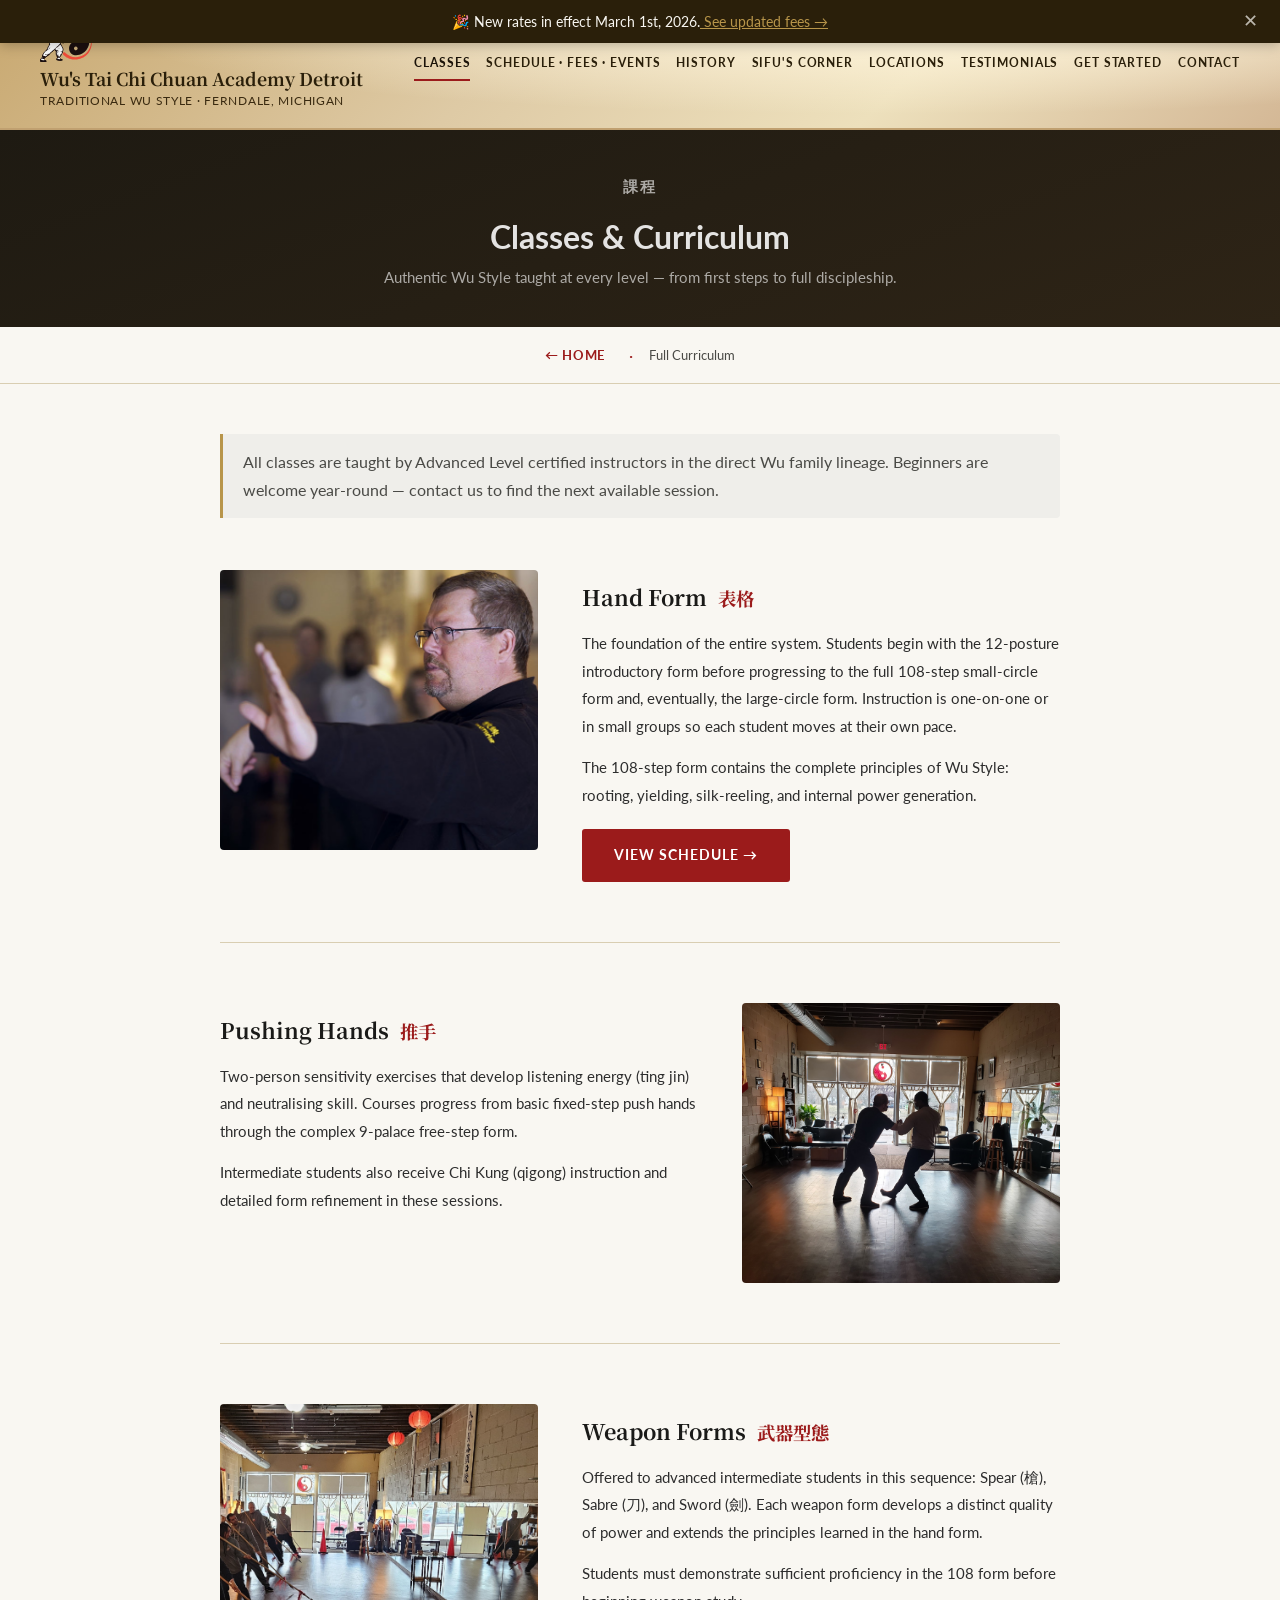
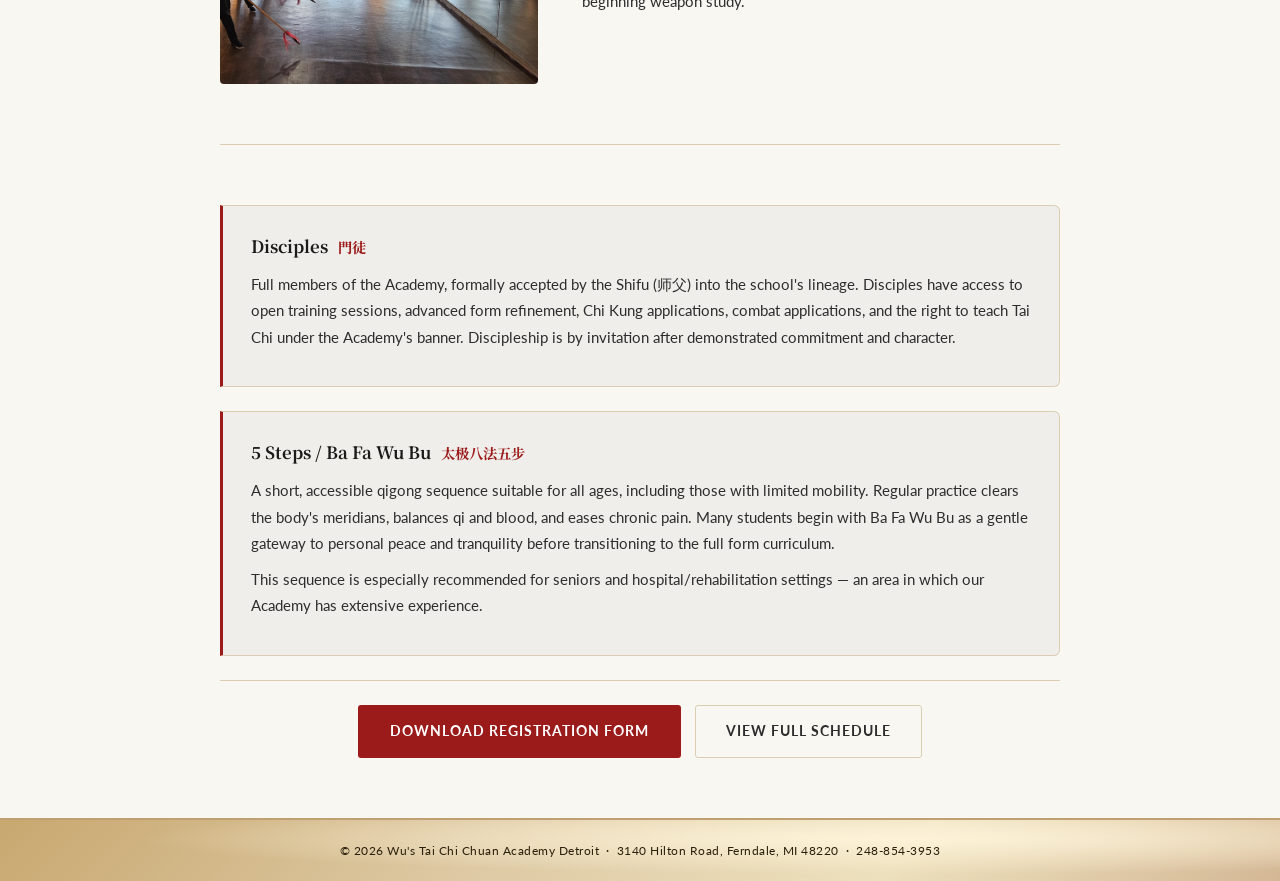
<file: classes.html>
<!DOCTYPE html>
<html lang="en">
<head>
  <meta charset="UTF-8">
  <title>Classes &amp; Curriculum — Wu's Tai Chi Chuan Academy Detroit</title>
  <meta name="description" content="Full curriculum details — hand forms, pushing hands, weapon forms, disciples, and Ba Fa Wu Bu.">
  <meta name="viewport" content="width=device-width, initial-scale=1">
  <script src="site.js" defer></script>
  <link rel="preconnect" href="https://fonts.googleapis.com">
  <link rel="preconnect" href="https://fonts.gstatic.com" crossorigin>
  <link rel="preload" href="https://fonts.googleapis.com/css2?family=Noto+Serif+SC:wght@400;700&family=Lato:wght@300;400;700&display=swap" as="style" onload="this.onload=null;this.rel='stylesheet'">
  <noscript><link href="https://fonts.googleapis.com/css2?family=Noto+Serif+SC:wght@400;700&family=Lato:wght@300;400;700&display=swap" rel="stylesheet"></noscript>
  <link rel="preload" href="styles.css" as="style" onload="this.onload=null;this.rel='stylesheet'">
  <noscript><link rel="stylesheet" href="styles.css"></noscript>
</head>

<body data-page="classes">

<!-- ═══════════════════════════════════════════════════════════════ -->
<!--  HEADER — fetch from header.html                               -->
<!-- ═══════════════════════════════════════════════════════════════ -->
<div id="site-header"></div>


<main id="main-content">

  <!-- PAGE HERO -->
  <div class="page-hero classes-page-hero">
    <p class="zen-eyebrow" style="text-align:center;margin-bottom:10px;">課程</p>
    <h1>Classes &amp; Curriculum</h1>
    <p>Authentic Wu Style taught at every level — from first steps to full discipleship.</p>
  </div>

  <!-- SUB-NAV -->
  <div class="sub-nav">
    <a href="index.html" class="back-home" aria-label="Return to home page">← Home</a>
    <span class="divider-dot">·</span>
    <span style="font-size:0.82rem;color:var(--charcoal-mid);">Full Curriculum</span>
  </div>

  <div class="page-main">

    <!-- CURRICULUM OVERVIEW NOTE -->
    <p class="classes-intro fade-in">All classes are taught by Advanced Level certified instructors in the direct Wu family lineage. Beginners are welcome year-round — contact us to find the next available session.</p>

    <!-- FORM -->
    <section class="class-block fade-in">
      <div class="class-block__img-wrap">
        <img loading="lazy" src="Images/smswhip.jpg" alt="Form class">
      </div>
      <div class="class-block__text">
        <h3>Hand Form <span class="zh" lang="zh">表格</span></h3>
        <p>The foundation of the entire system. Students begin with the 12-posture introductory form before progressing to the full 108-step small-circle form and, eventually, the large-circle form. Instruction is one-on-one or in small groups so each student moves at their own pace.</p>
        <p>The 108-step form contains the complete principles of Wu Style: rooting, yielding, silk-reeling, and internal power generation.</p>
        <a href="Schedule.html" class="btn-crimson" style="margin-top:6px;">View Schedule →</a>
      </div>
    </section>

    <!-- PUSHING HANDS -->
    <section class="class-block class-block--reverse fade-in">
      <div class="class-block__img-wrap">
        <img loading="lazy" src="Images/pushhands.jpg" alt="Pushing Hands">
      </div>
      <div class="class-block__text">
        <h3>Pushing Hands <span class="zh" lang="zh">推手</span></h3>
        <p>Two-person sensitivity exercises that develop listening energy (ting jin) and neutralising skill. Courses progress from basic fixed-step push hands through the complex 9-palace free-step form.</p>
        <p>Intermediate students also receive Chi Kung (qigong) instruction and detailed form refinement in these sessions.</p>
      </div>
    </section>

    <!-- WEAPON FORMS -->
    <section class="class-block fade-in">
      <div class="class-block__img-wrap">
        <img loading="lazy" src="Images/spear.webp" alt="Weapon Forms">
      </div>
      <div class="class-block__text">
        <h3>Weapon Forms <span class="zh" lang="zh">武器型態</span></h3>
        <p>Offered to advanced intermediate students in this sequence: Spear (槍), Sabre (刀), and Sword (劍). Each weapon form develops a distinct quality of power and extends the principles learned in the hand form.</p>
        <p>Students must demonstrate sufficient proficiency in the 108 form before beginning weapon study.</p>
      </div>
    </section>

    <!-- DISCIPLES -->
    <section class="class-block-wide fade-in">
      <h3>Disciples <span class="zh" lang="zh">門徒</span></h3>
      <p>Full members of the Academy, formally accepted by the Shifu (师父) into the school's lineage. Disciples have access to open training sessions, advanced form refinement, Chi Kung applications, combat applications, and the right to teach Tai Chi under the Academy's banner. Discipleship is by invitation after demonstrated commitment and character.</p>
    </section>

    <!-- BA FA WU BU -->
    <section class="class-block-wide fade-in">
      <h3>5 Steps / Ba Fa Wu Bu <span class="zh" lang="zh">太极八法五步</span></h3>
      <p>A short, accessible qigong sequence suitable for all ages, including those with limited mobility. Regular practice clears the body's meridians, balances qi and blood, and eases chronic pain. Many students begin with Ba Fa Wu Bu as a gentle gateway to personal peace and tranquility before transitioning to the full form curriculum.</p>
      <p>This sequence is especially recommended for seniors and hospital/rehabilitation settings — an area in which our Academy has extensive experience.</p>
    </section>

    <!-- CTA ROW -->
    <div class="zen-cta-row fade-in" style="padding-top:24px;border-top:1px solid var(--heritage-border);">
      <a href="index.html#getting-started" class="btn-crimson">Download Registration Form</a>
      <a href="Schedule.html" class="btn-ghost" style="color:var(--charcoal);border-color:var(--heritage-border);">View Full Schedule</a>
    </div>

  </div><!-- /.page-main -->
</main>

<div id="site-footer"></div>


<!-- Classes-page specific styles -->

</body>
</html>
</file>
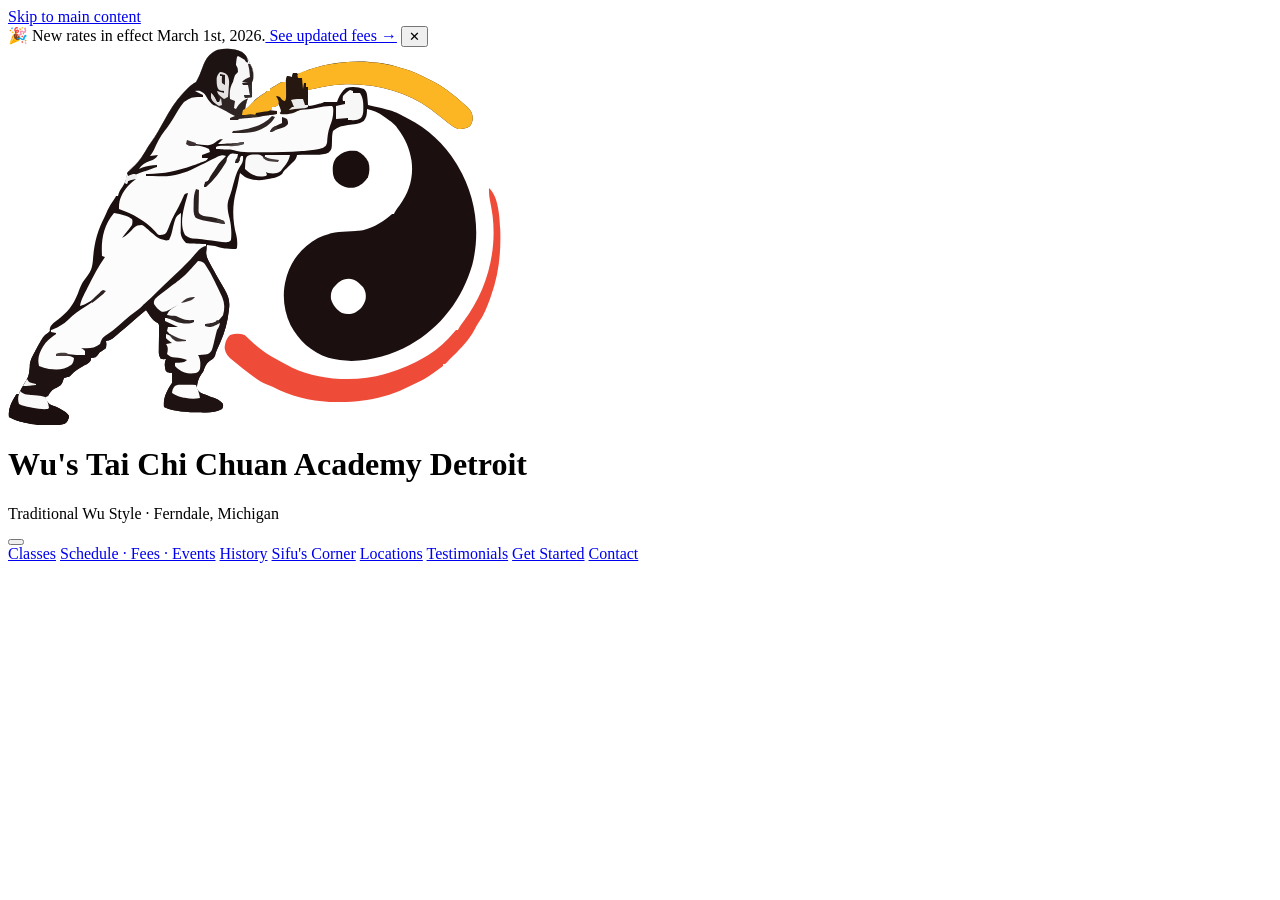
<file: header.html>
<a class="skip-nav" href="#main-content">Skip to main content</a>

<!-- ═══════════════════════════════════════════════════════════════ -->
<!--  ANNOUNCEMENT BANNER  (shown when announcement.json is found)  -->
<!-- ═══════════════════════════════════════════════════════════════ -->
<div id="announcement-banner" role="alert">
  <span id="announcement-text"></span>
  <button
    class="ann-close"
    onclick="document.getElementById('announcement-banner').style.display='none'"
    aria-label="Dismiss"
  >✕</button>
</div>

<!-- ═══════════════════════════════════════════════════════════════ -->
<!--  MAIN SITE HEADER                                              -->
<!-- ═══════════════════════════════════════════════════════════════ -->
<header>

  <div class="header-brand">
    <a href="index.html#top" aria-label="Return to home">
      <img id="header-logo" src="Images/wuTaiChilogoWhitenodot.svg" alt="Wu Tai Chi Logo">
    </a>
    <div class="header-brand-text">
      <h1 id="header-site-name">Wu's Tai Chi Chuan Academy Detroit</h1>
      <p id="header-tagline">Traditional Wu Style · Ferndale, Michigan</p>
    </div>
  </div>

  <button class="nav-toggle" aria-label="Menu" aria-expanded="false">
    <span></span><span></span><span></span>
  </button>

  <nav aria-label="Main navigation">
    <a href="classes.html"               data-nav="classes">Classes</a>
    <a href="Schedule.html"              data-nav-group="schedule fees events">Schedule · Fees · Events</a>
    <a href="history.html"               data-nav="history">History</a>
    <a href="Sifu's_Corner.html"         data-nav="sifu">Sifu's Corner</a>
    <a href="index.html#locations"       data-nav="locations">Locations</a>
    <a href="index.html#testimonials"    data-nav="testimonials">Testimonials</a>
    <a href="index.html#getting-started" data-nav="getting-started">Get Started</a>
    <a href="index.html#contact"         data-nav="contact">Contact</a>
  </nav>

</header>

<script>
(function () {
  /* Per-page overrides: set window.SITE_HEADER = { logoSrc, siteName, tagline }
     before this file is fetched to customise logo/name/tagline per page.       */
  var cfg = window.SITE_HEADER || {};
  if (cfg.logoSrc)  document.getElementById('header-logo').src              = cfg.logoSrc;
  if (cfg.siteName) document.getElementById('header-site-name').textContent = cfg.siteName;
  if (cfg.tagline)  document.getElementById('header-tagline').textContent   = cfg.tagline;

  /* ── Active nav ─────────────────────────────────────────────────
     On page load:
       - Non-index pages: match data-nav / data-nav-group to <body data-page>
       - Index page: match data-nav to the current URL hash (e.g. #locations)
     On click: immediately move the underline to the clicked link.
  ──────────────────────────────────────────────────────────────── */
  var page = document.body.getAttribute('data-page');

  function setActiveLink(el) {
    document.querySelectorAll('header nav a').forEach(function(a) {
      a.classList.remove('active');
    });
    if (el) el.classList.add('active');
  }

  function activateByValue(value) {
    document.querySelectorAll('header nav a').forEach(function(link) {
      var nav      = link.getAttribute('data-nav');
      var navGroup = link.getAttribute('data-nav-group');
      if (nav === value || (navGroup && navGroup.split(/\s+/).indexOf(value) !== -1)) {
        link.classList.add('active');
      }
    });
  }

  if (page && page !== 'home') {
    /* Non-index: highlight by data-page */
    activateByValue(page);
  } else if (page === 'home') {
    /* Index: highlight by hash if present (e.g. arrived via index.html#locations) */
    var hash = window.location.hash.replace('#', '');
    if (hash) activateByValue(hash);
  }

  /* Mobile menu toggle + ARIA */
  var toggle  = document.querySelector('.nav-toggle');
  var navMenu = document.querySelector('header nav');
  if (toggle) {
    toggle.addEventListener('click', function () {
      var expanded = this.getAttribute('aria-expanded') === 'true';
      this.setAttribute('aria-expanded', String(!expanded));
      navMenu.classList.toggle('open');
    });
  }

  /* Nav link clicks — close mobile menu, and if the link points to
     index.html#section and we are already on index.html, scroll
     smoothly instead of doing a full reload.                        */
  if (navMenu) {
    var _path  = window.location.pathname;
    var onIndex = _path === '/' ||
                  _path === ''  ||
                  _path.endsWith('/index.html') ||
                  _path.endsWith('/index');

    navMenu.querySelectorAll('a').forEach(function (link) {
      link.addEventListener('click', function (e) {
        /* Always close the mobile menu */
        navMenu.classList.remove('open');
        if (toggle) toggle.setAttribute('aria-expanded', 'false');
        /* Move active underline to clicked link */
        setActiveLink(link);

        /* Smooth-scroll only when already on the index page */
        if (onIndex) {
          var href      = link.getAttribute('href') || '';
          var hashIndex = href.indexOf('#');
          if (hashIndex !== -1) {
            var hash   = href.slice(hashIndex);
            var target = document.querySelector(hash);
            if (target) {
              e.preventDefault();
              history.pushState(null, '', hash);
              target.scrollIntoView({ behavior: 'smooth', block: 'start' });
            }
          }
        }
      });
    });
  }

  /* Announcement banner — shown on index.html only, once per unique message.
     Expected JSON shape: { "message": "…", "link": "…", "linkText": "…" }
     "link" and "linkText" are optional.                                      */
  var isIndex = ['', '/', 'index.html', 'index'].some(function (p) {
    return window.location.pathname.endsWith(p);
  });
  if (isIndex) {
    fetch('announcement.json')
      .then(function (r) { return r.ok ? r.json() : null; })
      .then(function (d) {
        if (!d || !d.message) return;
        /* Use the message text as a unique key so a new message always shows */
        var storageKey = 'ann_seen_' + btoa(unescape(encodeURIComponent(d.message))).slice(0, 32);
        if (sessionStorage.getItem(storageKey)) return;
        var span = document.getElementById('announcement-text');
        span.textContent = d.message;
        if (d.link) {
          var a = document.createElement('a');
          a.href        = d.link;
          a.textContent = ' ' + (d.linkText || 'Learn more');
          span.appendChild(a);
        }
        var banner = document.getElementById('announcement-banner');
        banner.style.display = 'block';
        banner.querySelector('.ann-close').addEventListener('click', function () {
          sessionStorage.setItem(storageKey, '1');
        });
      })
      .catch(function () { /* no announcement.json — silently skip */ });
  }
})();
</script>
</file>
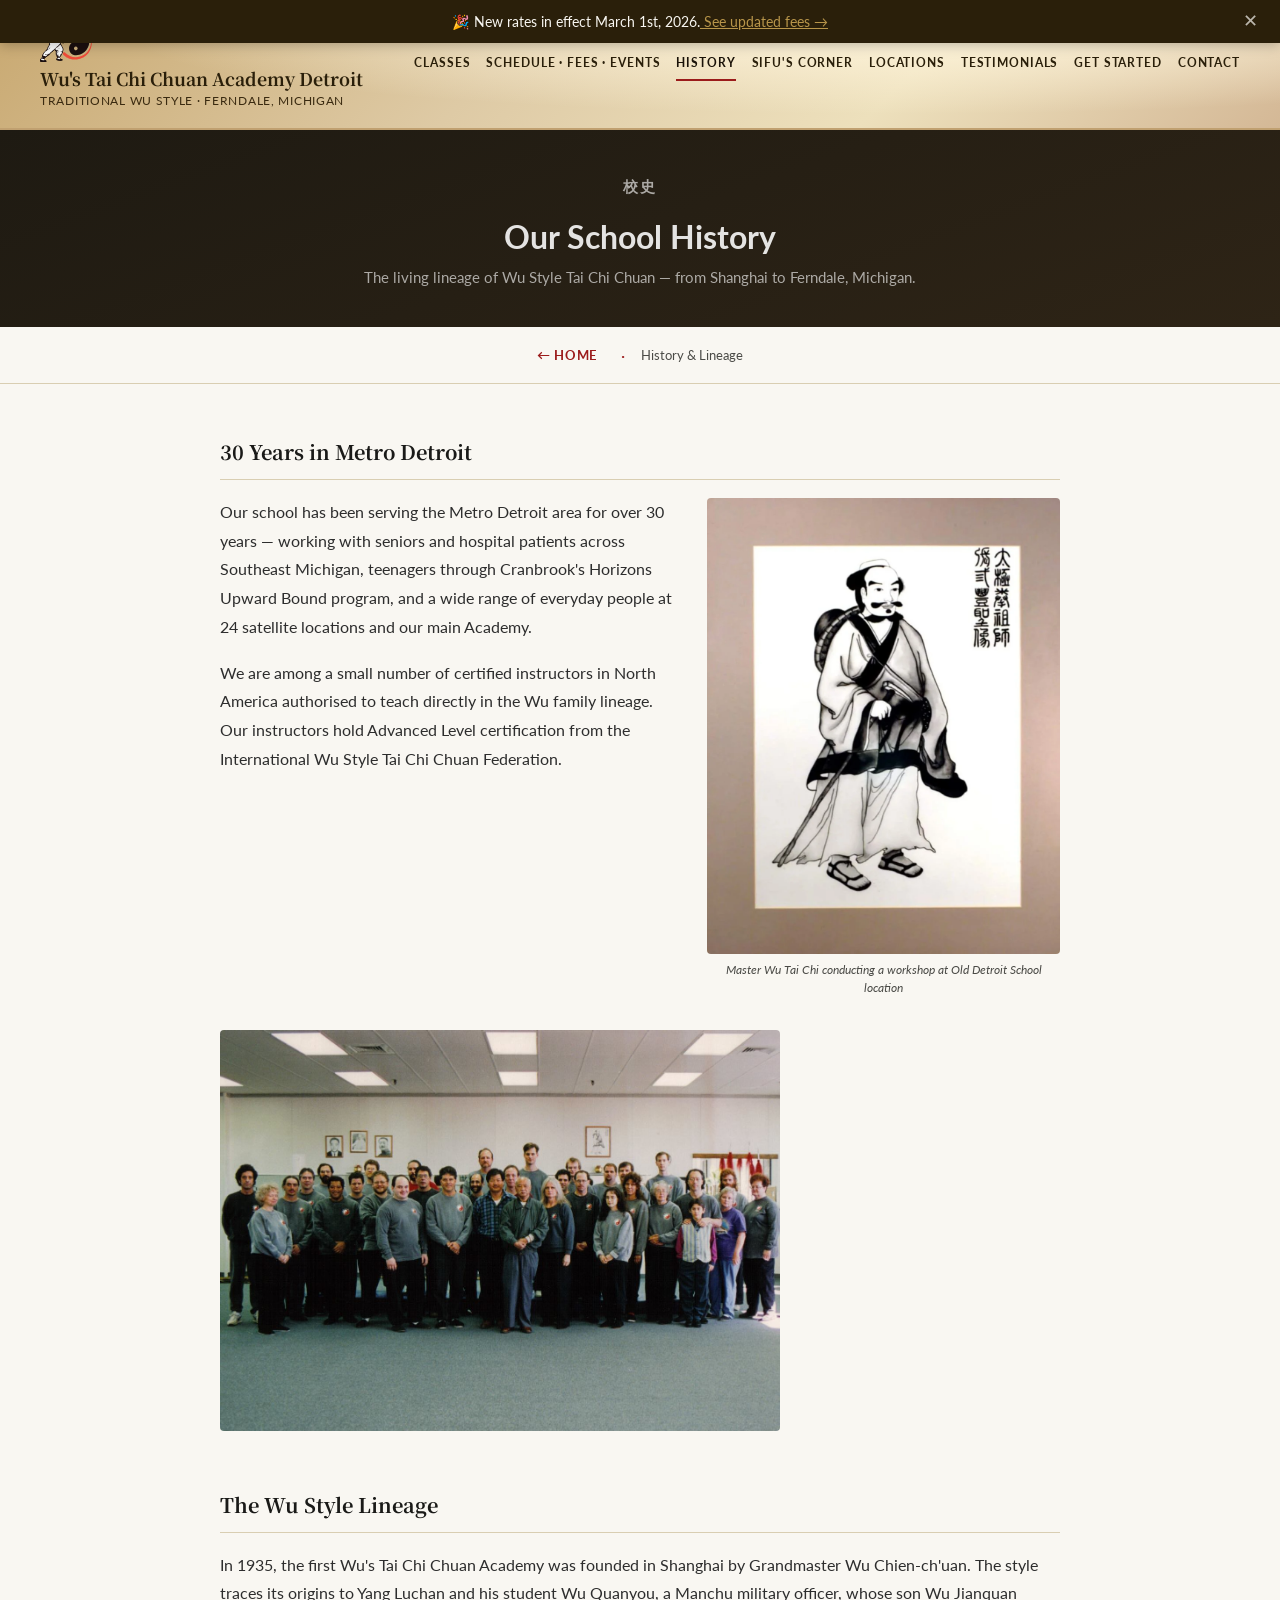
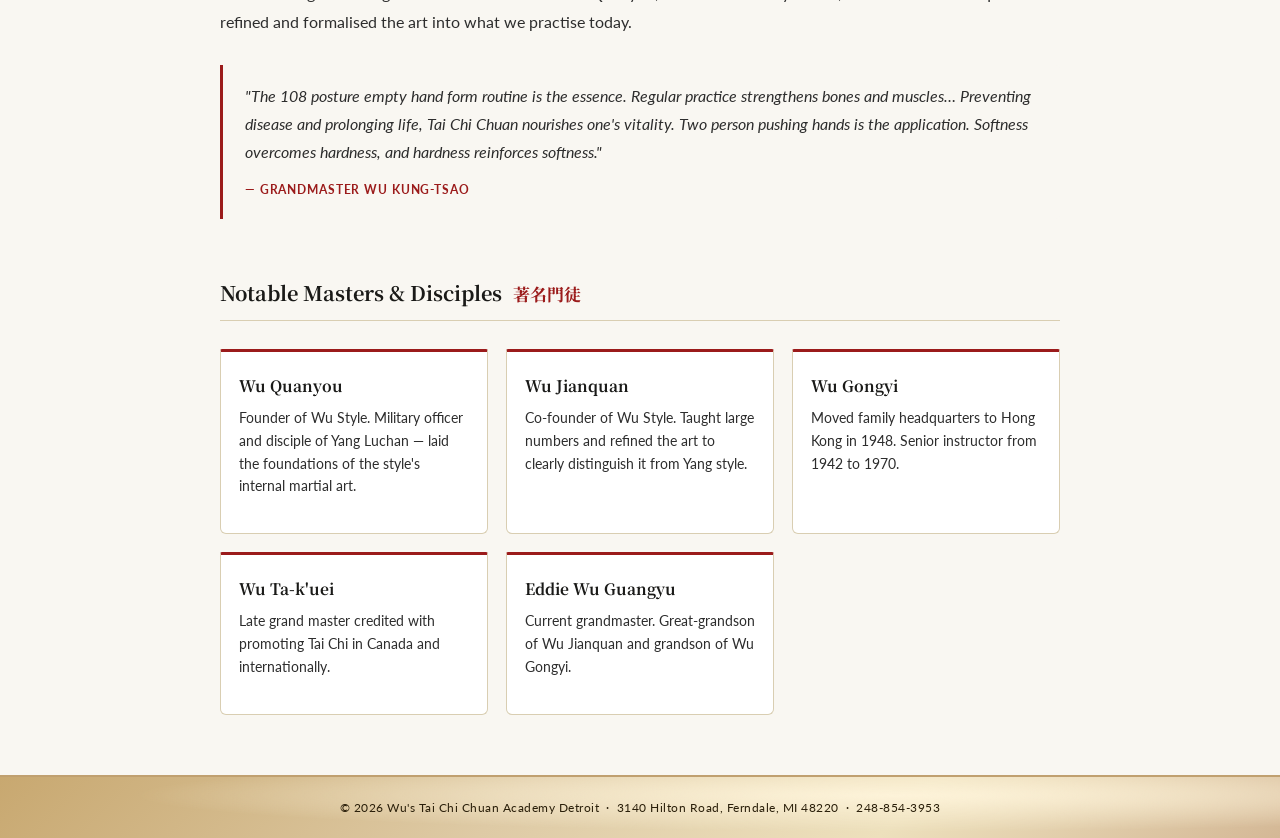
<file: history.html>
<!DOCTYPE html>
<html lang="en">
<head>
  <meta charset="UTF-8">
  <title>Our History — Wu's Tai Chi Chuan Academy Detroit</title>
  <meta name="description" content="The lineage and 30-year history of Wu's Tai Chi Chuan Academy in Metro Detroit.">
  <meta name="viewport" content="width=device-width, initial-scale=1">
  <script src="site.js" defer></script>
  <link rel="preconnect" href="https://fonts.googleapis.com">
  <link rel="preconnect" href="https://fonts.gstatic.com" crossorigin>
  <link rel="preload" href="https://fonts.googleapis.com/css2?family=Noto+Serif+SC:wght@400;700&family=Lato:wght@300;400;700&display=swap" as="style" onload="this.onload=null;this.rel='stylesheet'">
  <noscript><link href="https://fonts.googleapis.com/css2?family=Noto+Serif+SC:wght@400;700&family=Lato:wght@300;400;700&display=swap" rel="stylesheet"></noscript>
  <link rel="preload" href="styles.css" as="style" onload="this.onload=null;this.rel='stylesheet'">
  <noscript><link rel="stylesheet" href="styles.css"></noscript>
</head>

<body data-page="history">

<!-- ═══════════════════════════════════════════════════════════════ -->
<!--  HEADER — fetch from header.html                               -->
<!-- ═══════════════════════════════════════════════════════════════ -->
<div id="site-header"></div>


<main id="main-content">

  <!-- PAGE HERO -->
  <div class="page-hero history-page-hero">
    <p class="zen-eyebrow" style="text-align:center;margin-bottom:10px;">校史</p>
    <h1>Our School History</h1>
    <p>The living lineage of Wu Style Tai Chi Chuan — from Shanghai to Ferndale, Michigan.</p>
  </div>

  <!-- SUB-NAV -->
  <div class="sub-nav">
    <a href="index.html" class="back-home" aria-label="Return to home page">← Home</a>
    <span class="divider-dot">·</span>
    <span style="font-size:0.82rem;color:var(--charcoal-mid);">History &amp; Lineage</span>
  </div>

  <div class="page-main">

    <!-- DETROIT SCHOOL -->
    <section class="history-section-block fade-in" style="margin-bottom:56px;">
      <h3 class="history-subhead">30 Years in Metro Detroit</h3>
      <div class="history-img-float">
        <img loading="lazy" src="Images/OLC.jpg" alt="Our school building">
        <p class="history-img-caption">Master Wu Tai Chi conducting a workshop at Old Detroit School location</p>
      </div>
      <p>Our school has been serving the Metro Detroit area for over 30 years — working with seniors and hospital patients across Southeast Michigan, teenagers through Cranbrook's Horizons Upward Bound program, and a wide range of everyday people at 24 satellite locations and our main Academy.</p>
      <p>We are among a small number of certified instructors in North America authorised to teach directly in the Wu family lineage. Our instructors hold Advanced Level certification from the International Wu Style Tai Chi Chuan Federation.</p>
      <img loading="lazy" src="Images/oldoldschool.jpg" alt="Original school location" style="width:100%;max-width:560px;display:block;margin:28px 0;border-radius:4px;">
    </section>

    <!-- WORLD LINEAGE -->
    <section class="history-section-block fade-in" style="margin-bottom:56px;">
      <h3 class="history-subhead">The Wu Style Lineage</h3>
      <p>In 1935, the first Wu's Tai Chi Chuan Academy was founded in Shanghai by Grandmaster Wu Chien-ch'uan. The style traces its origins to Yang Luchan and his student Wu Quanyou, a Manchu military officer, whose son Wu Jianquan refined and formalised the art into what we practise today.</p>

      <blockquote class="history-blockquote">
        "The 108 posture empty hand form routine is the essence. Regular practice strengthens bones and muscles… Preventing disease and prolonging life, Tai Chi Chuan nourishes one's vitality. Two person pushing hands is the application. Softness overcomes hardness, and hardness reinforces softness."
        <cite>— Grandmaster Wu Kung-tsao</cite>
      </blockquote>
    </section>

    <!-- NOTABLE DISCIPLES -->
    <section class="history-section-block fade-in">
      <h3 class="history-subhead">Notable Masters &amp; Disciples <span class="zh" lang="zh">著名門徒</span></h3>
      <div class="lineage-grid">
        <div class="lineage-card fade-in">
          <h4>Wu Quanyou</h4>
          <p>Founder of Wu Style. Military officer and disciple of Yang Luchan — laid the foundations of the style's internal martial art.</p>
        </div>
        <div class="lineage-card fade-in delay-1">
          <h4>Wu Jianquan</h4>
          <p>Co-founder of Wu Style. Taught large numbers and refined the art to clearly distinguish it from Yang style.</p>
        </div>
        <div class="lineage-card fade-in delay-2">
          <h4>Wu Gongyi</h4>
          <p>Moved family headquarters to Hong Kong in 1948. Senior instructor from 1942 to 1970.</p>
        </div>
        <div class="lineage-card fade-in delay-1">
          <h4>Wu Ta-k'uei</h4>
          <p>Late grand master credited with promoting Tai Chi in Canada and internationally.</p>
        </div>
        <div class="lineage-card fade-in delay-2">
          <h4>Eddie Wu Guangyu</h4>
          <p>Current grandmaster. Great-grandson of Wu Jianquan and grandson of Wu Gongyi.</p>
        </div>
      </div>
    </section>

  </div><!-- /.page-main -->
</main>

<div id="site-footer"></div>


<!-- History-page specific styles -->

</body>
</html>
</file>
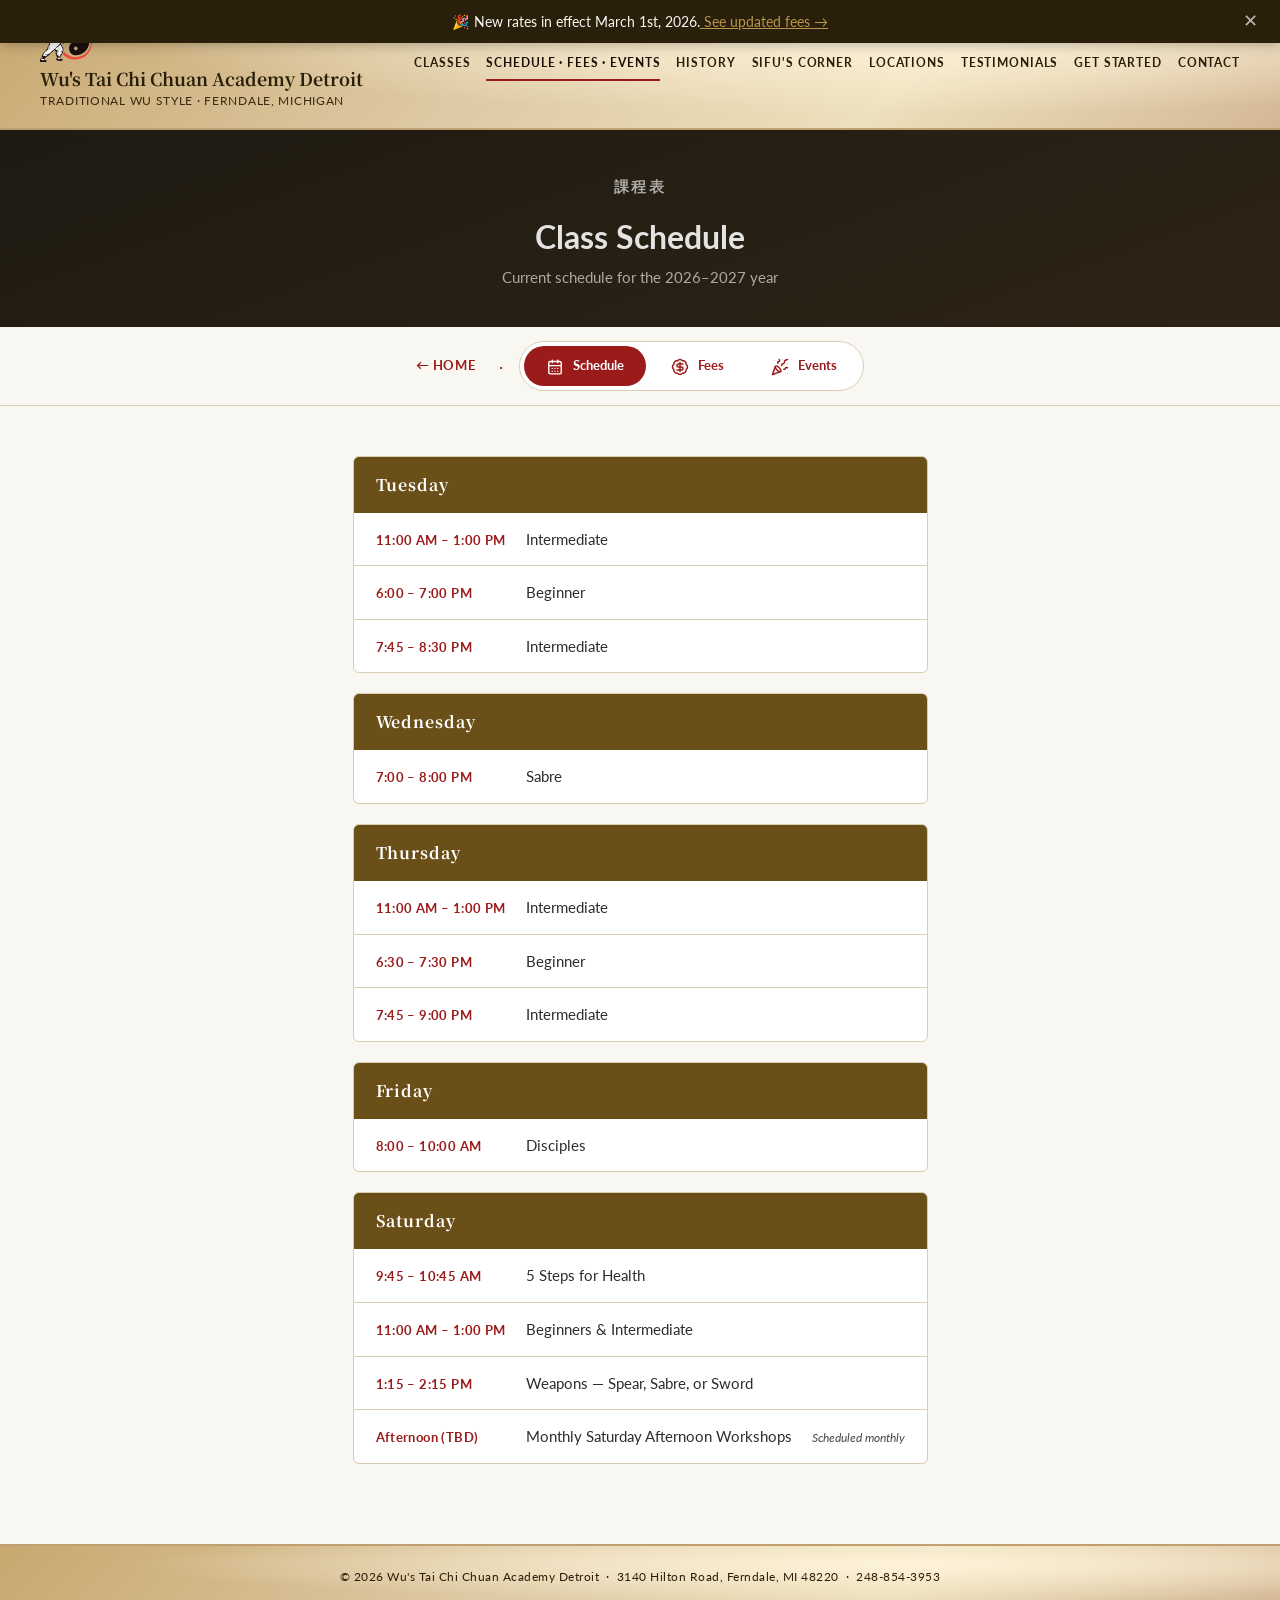
<file: Schedule.html>
<!DOCTYPE html>
<html lang="en">
<head>
  <meta charset="UTF-8">
  <title>Class Schedule — Wu's Tai Chi Chuan Academy Detroit</title>
  <meta name="description" content="Current class schedule for Wu's Tai Chi Chuan Academy Detroit — Ferndale, MI.">
  <meta name="viewport" content="width=device-width, initial-scale=1">
  <script src="site.js" defer></script>
  <link rel="preconnect" href="https://fonts.googleapis.com">
  <link rel="preconnect" href="https://fonts.gstatic.com" crossorigin>
  <link rel="preload" href="https://fonts.googleapis.com/css2?family=Noto+Serif+SC:wght@400;700&family=Lato:wght@300;400;700&display=swap" as="style" onload="this.onload=null;this.rel='stylesheet'">
  <noscript><link href="https://fonts.googleapis.com/css2?family=Noto+Serif+SC:wght@400;700&family=Lato:wght@300;400;700&display=swap" rel="stylesheet"></noscript>
  <link rel="preload" href="styles.css" as="style" onload="this.onload=null;this.rel='stylesheet'">
  <noscript><link rel="stylesheet" href="styles.css"></noscript>
</head>

<body data-page="schedule">

<div id="site-header"></div>


<div class="page-hero schedule-page-hero">
  <p class="zen-eyebrow" style="text-align:center;margin-bottom:10px;">課程表</p>
  <h1>Class Schedule</h1>
  <p>Current schedule for the 2026–2027 year</p>
</div>

<div class="sub-nav">
  <a href="index.html" class="back-home" aria-label="Return to home page">← Home</a>
  <span class="divider-dot">·</span>
  <nav class="page-tabs">
    <a href="Schedule.html" class="active"><svg class="icon-svg--sm" aria-hidden="true"><use href="Images/icons.svg#icon-schedule"/></svg> Schedule</a>
    <a href="Fees.html"><svg class="icon-svg--sm" aria-hidden="true"><use href="Images/icons.svg#icon-fees"/></svg> Fees</a>
    <a href="Events.html"><svg class="icon-svg--sm" aria-hidden="true"><use href="Images/icons.svg#icon-events"/></svg> Events</a>
  </nav>
</div>

<div id="main-content"></div>
<main id="schedule-main" class="page-main fade-in" aria-label="Class schedule">
  <p style="color:var(--charcoal-mid);text-align:center;">Loading schedule…</p>
</main>

<div id="site-footer"></div>


<script>
fetch("schedule.json")
  .then(function(response) {
    if (!response.ok) throw new Error("Could not load schedule.json (HTTP " + response.status + ")");
    return response.json();
  })
  .then(function(data) {
    buildSchedule(data);
  })
  .catch(function(err) {
    var main = document.getElementById('schedule-main');
    main.innerHTML = '';

    var errDiv = document.createElement('div');
    errDiv.className = 'load-error';
    var strong = document.createElement('strong');
    strong.textContent = 'Schedule could not be loaded.';
    errDiv.appendChild(strong);
    errDiv.appendChild(document.createElement('br'));
    errDiv.appendChild(document.createTextNode('Please check that schedule.json is in the same folder and contains valid JSON.'));
    errDiv.appendChild(document.createElement('br'));
    var small = document.createElement('small');
    small.style.opacity = '0.7';
    small.textContent = err.message;
    errDiv.appendChild(small);
    main.appendChild(errDiv);

    var infoBox = document.createElement('div');
    infoBox.className = 'info-box';
    infoBox.style.marginTop = '20px';
    infoBox.textContent = '📍 3140 Hilton Road, Ferndale, MI 48220 · 📞 248-854-3953';
    main.appendChild(infoBox);
  });

function buildSchedule(data) {
  var main = document.getElementById('schedule-main');
  main.innerHTML = '';

  data.days.forEach(function(dayObj) {
    var block = document.createElement('div');
    block.className = 'day-block';

    var dayHeader = document.createElement('div');
    dayHeader.className = 'day-header';
    var h3 = document.createElement('h3');
    h3.textContent = dayObj.day;
    dayHeader.appendChild(h3);
    block.appendChild(dayHeader);

    dayObj.classes.forEach(function(cls) {
      var row = document.createElement('div');
      row.className = 'class-row';

      var time = document.createElement('span');
      time.className   = 'class-time';
      time.textContent = cls.time;

      var name = document.createElement('span');
      name.className   = 'class-name';
      name.textContent = cls.name;

      row.appendChild(time);
      row.appendChild(name);

      if (cls.note) {
        var note = document.createElement('span');
        note.className   = 'class-note';
        note.textContent = cls.note;
        row.appendChild(note);
      }

      block.appendChild(row);
    });

    main.appendChild(block);
  });
}

</script>

</body>
</html>
</file>
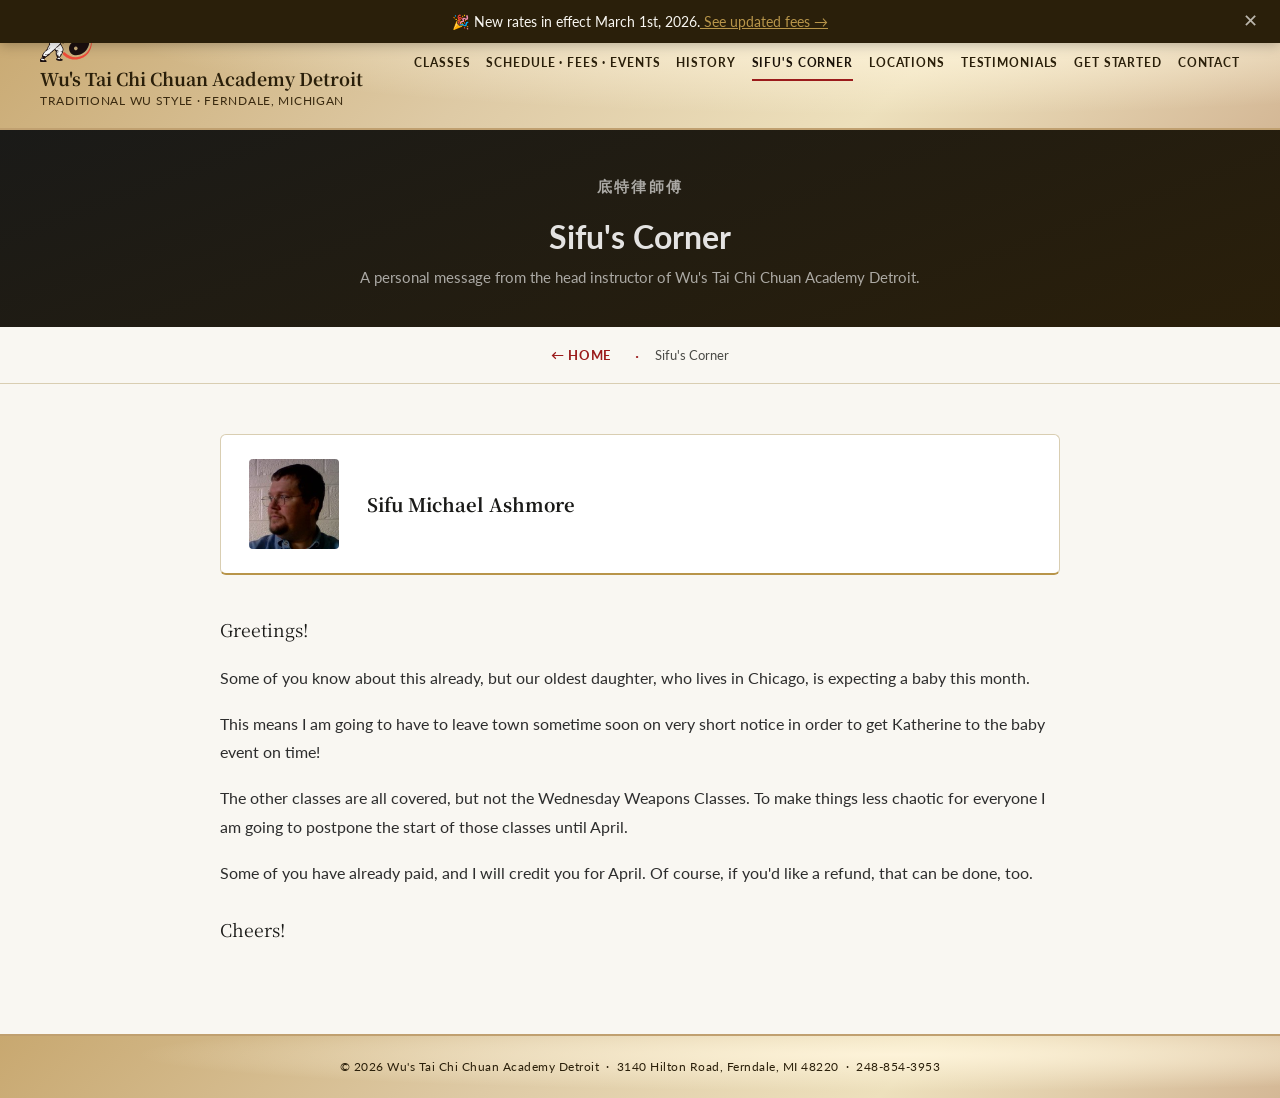
<file: Sifu's_Corner.html>
<!DOCTYPE html>
<html lang="en">
<head>
  <meta charset="UTF-8">
  <title>Sifu's Corner — Wu's Tai Chi Chuan Academy Detroit</title>
  <meta name="description" content="A personal message from Sifu Michael Ashmore, head instructor at Wu's Tai Chi Chuan Academy Detroit.">
  <meta name="viewport" content="width=device-width, initial-scale=1">
  <script src="site.js" defer></script>
  <link rel="preconnect" href="https://fonts.googleapis.com">
  <link rel="preconnect" href="https://fonts.gstatic.com" crossorigin>
  <link rel="preload" href="https://fonts.googleapis.com/css2?family=Noto+Serif+SC:wght@400;700&family=Lato:wght@300;400;700&display=swap" as="style" onload="this.onload=null;this.rel='stylesheet'">
  <noscript><link href="https://fonts.googleapis.com/css2?family=Noto+Serif+SC:wght@400;700&family=Lato:wght@300;400;700&display=swap" rel="stylesheet"></noscript>
  <link rel="preload" href="styles.css" as="style" onload="this.onload=null;this.rel='stylesheet'">
  <noscript><link rel="stylesheet" href="styles.css"></noscript>
  <style>
    .sifu-page-hero {
      background: linear-gradient(160deg, #1A1A18 0%, #2A1F0A 100%);
      color: rgba(255,255,255,0.88);
    }
    .sifu-page-hero h2 { color: #fff; }
    .sifu-page-hero p  { color: rgba(255,255,255,0.62); }

    .sifu-profile {
      display: flex;
      align-items: center;
      gap: 28px;
      background: #fff;
      border: 1px solid var(--heritage-border);
      border-radius: 6px;
      border-bottom: 2px solid var(--heritage-gold);
      padding: 24px 28px;
      margin-bottom: 40px;
    }
    .sifu-profile img {
      width: 90px;
      height: 90px;
      object-fit: cover;
      border-radius: 4px;
      display: block;
      flex-shrink: 0;
    }
    .sifu-profile-text h3 {
      font-family: 'Noto Serif SC', serif;
      font-size: 1.15rem;
      color: var(--ink-black);
      margin: 0;
    }

    p.greeting {
      font-family: 'Noto Serif SC', serif;
      font-size: 1.1rem;
      color: var(--ink-black);
      margin-bottom: 18px;
    }
    p.closing {
      font-family: 'Noto Serif SC', serif;
      font-size: 1.1rem;
      color: var(--ink-black);
      margin-top: 28px;
      margin-bottom: 28px;
    }

    #sifu-message p {
      font-size: 0.97rem;
      color: var(--charcoal);
      line-height: 1.85;
      margin-bottom: 1.1em;
    }

    @media (max-width: 600px) {
      .sifu-profile { flex-direction: column; text-align: center; }
    }
  </style>
</head>

<body data-page="sifu">

<div id="site-header"></div>


<main id="main-content">

  <!-- PAGE HERO -->
  <div class="page-hero sifu-page-hero">
    <p class="zen-eyebrow" style="text-align:center;margin-bottom:10px;">底特律師傅</p>
    <h1>Sifu's Corner</h1>
    <p>A personal message from the head instructor of Wu's Tai Chi Chuan Academy Detroit.</p>
  </div>

  <!-- SUB-NAV -->
  <div class="sub-nav">
    <a href="index.html" class="back-home" aria-label="Return to home page">← Home</a>
    <span class="divider-dot">·</span>
    <span style="font-size:0.82rem;color:var(--charcoal-mid);">Sifu's Corner</span>
  </div>

  <div class="page-main">

    <!-- Sifu profile card -->
    <div class="sifu-profile fade-in">
      <img src="Images/MichaelAshmore.jpg" alt="Sifu Michael Ashmore">
      <div class="sifu-profile-text">
        <h3>Sifu Michael Ashmore</h3>
      </div>
    </div>

    <p class="greeting fade-in">Greetings!</p>

    <!-- Message loaded from Sifu's_Corner.txt -->
    <div id="sifu-message" class="fade-in">
      <p style="color:var(--charcoal-mid);text-align:center;">Loading message…</p>
    </div>

    <p class="closing fade-in">Cheers!</p>

  </div><!-- /.page-main -->
</main>

<div id="site-footer"></div>


<script>
  fetch("Sifu's_Corner.txt")
    .then(function(r){
      if(!r.ok) throw new Error("Could not load Sifu's_Corner.txt (HTTP " + r.status + ")");
      return r.text();
    })
    .then(function(text){
      var container = document.getElementById('sifu-message');
      container.innerHTML = '';

      text.split(/\n\s*\n/)
        .map(function(p){ return p.trim(); })
        .filter(function(p){ return p.length > 0; })
        .forEach(function(p){
          var el = document.createElement('p');
          el.textContent = p;
          container.appendChild(el);
        });
    })
    .catch(function(err){
      var container = document.getElementById('sifu-message');
      container.innerHTML = '';

      var p = document.createElement('p');
      p.style.cssText = 'color:#8B2020;background:#fff5f5;border:1px solid #e8b4b4;border-radius:6px;padding:16px;font-size:0.9rem;';

      var strong = document.createElement('strong');
      strong.textContent = 'Message could not be loaded.';
      p.appendChild(strong);
      p.appendChild(document.createTextNode(" Please check that Sifu's_Corner.txt is in the same folder."));

      var small = document.createElement('small');
      small.style.opacity = '0.7';
      small.textContent = err.message;
      p.appendChild(document.createElement('br'));
      p.appendChild(small);

      container.appendChild(p);
    });
</script>


</body>
</html>
</file>
<file: styles.css>
/* ============================================================
   Wu's Tai Chi Chuan Academy Detroit — Stylesheet
   styles.css  |  Consolidated from styles.css + styles-zen.css
   ============================================================ */

/* ── Variables ───────────────────────────────────────────── */
:root {
  /* ── Colour ──────────────────────────────────────────── */

  /* Backgrounds */
  --parchment:       #F9F7F2;   /* page bg              */
  --surface:         #ffffff;   /* card / panel bg      */
  --stone-alt:       #EFEEEA;   /* alternate section    */
  --stone-warm:      #EDE0BC;   /* warm tinted section  */

  /* Dark parchment (header text, footer, hero overlays) */
  --parchment-dark:  #2A1F0A;
  --parchment-soft:  #3A2A10;

  /* Ink scale */
  --ink-black:       #1A1A18;   /* headings             */
  --charcoal:        #2D2D2D;   /* body copy            */
  --charcoal-mid:    #4A4A46;   /* secondary text       */

  /* Accent — crimson */
  --crimson:         #9B1B1B;
  --crimson-dark:    #7A1414;
  --crimson-pale:    #F5ECEC;

  /* Accent — gold */
  --heritage-gold:   #B8954A;
  --heritage-gold-dark: #6B4F18;  /* dark gold for headers */
  --heritage-border: #D9CEB2;

  /* Header / footer */
  --header-bg:       #DECAA5;
  --header-border:   #C0A070;

  /* ── Gradients ───────────────────────────────────────── */
  --hero-grad-warm:  linear-gradient(160deg, #C8A870, #DECAA5);
  --hero-grad-dark:  linear-gradient(160deg, #1E1A12 0%, #2E2416 100%);
  --hero-overlay:    linear-gradient(105deg, rgba(10,8,6,0.82) 0%, rgba(10,8,6,0.55) 50%, rgba(10,8,6,0.25) 100%);

  /* ── Alpha white overlays ────────────────────────────── */
  --white-88:  rgba(255,255,255,0.88);
  --white-75:  rgba(255,255,255,0.75);
  --white-62:  rgba(255,255,255,0.62);
  --white-50:  rgba(255,255,255,0.5);

  /* ── State ───────────────────────────────────────────── */
  --error-bg:  #FFF0F0;

  /* ── Badge variants ──────────────────────────────────── */
  --badge-green-bg:     #EDF4EE;
  --badge-green-text:   #2E6B35;
  --badge-green-border: #B4D4B8;
  --badge-blue-bg:      #EEF0F8;
  --badge-blue-text:    #2D3A74;
  --badge-blue-border:  #B8C0DF;
  --badge-tert-bg:      #EFF1F5;
  --badge-tert-text:    #3A4A66;
  --badge-tert-border:  #C5CEDF;

  /* ── Typography ──────────────────────────────────────── */
  --font-serif: 'Noto Serif SC', serif;
  --font-sans:  'Lato', sans-serif;

  /* ── Layout ──────────────────────────────────────────── */
  --section-padding: 80px 40px;
  --container-max:   1140px;
}
/* ── Skip navigation ─────────────────────────────────────────────── */
.skip-nav {
  position: absolute;
  top: -100%;
  left: 0;
  background: var(--ink-black);
  color: var(--surface);
  padding: 12px 24px;
  font-size: 0.9rem;
  font-weight: 700;
  text-decoration: none;
  z-index: 9999;
  border-radius: 0 0 6px 0;
  transition: top 0.2s;
}
.skip-nav:focus { top: 0; }



/* ── Reset ───────────────────────────────────────────────── */
*, *::before, *::after { box-sizing: border-box; margin: 0; padding: 0; }

/* ── Base ────────────────────────────────────────────────── */
body {
  font-family: var(--font-sans);
  color: var(--charcoal);
  background: var(--parchment);
  line-height: 1.75;
  min-height: 100vh;
  display: flex;
  flex-direction: column;
}
main { flex: 1; }

/* ── Header ──────────────────────────────────────────────── */
#site-header {
  position: sticky;
  top: 0;
  z-index: 100;
}
header {
  background: radial-gradient(ellipse at 70% 30%, rgba(255,245,220,0.9) 0%, transparent 60%), linear-gradient(135deg, #C8A870 0%, #DECAA5 40%, #EDE0BC 70%, #D4B896 100%);
  border-bottom: 2px solid var(--header-border);
  display: flex;
  align-items: center;
  justify-content: space-between;
  padding: 16px 40px;
  gap: 20px;
}
.header-brand a { display: flex; line-height: 0; }
.header-brand a img { border: none; outline: none; }
.header-brand img { width: 52px; height: 52px; object-fit: contain; }
.header-brand-text h1 {
  font-family: var(--font-serif);
  font-size: 1.1rem;
  color: var(--parchment-dark);
  line-height: 1.3;
  font-weight: 700;
}
.header-brand-text p {
  font-size: 0.74rem;
  color: var(--parchment-soft);
  letter-spacing: 0.06em;
  text-transform: uppercase;
}
header nav { display: flex; flex-wrap: wrap; gap: 6px 16px; justify-content: flex-end; }
header nav a {
  color: var(--parchment-dark);
  text-decoration: none;
  font-size: 0.78rem;
  font-weight: 700;
  letter-spacing: 0.07em;
  text-transform: uppercase;
  padding: 5px 0;
  border-bottom: 2px solid transparent;
  transition: color 0.2s, border-color 0.2s;
}
header nav a:visited { color: var(--parchment-dark); }
header nav a:hover,
header nav a.active  { color: #1A1208; border-bottom-color: var(--crimson); }

.nav-toggle { display: none; background: none; border: none; cursor: pointer; padding: 4px; }
.nav-toggle span { display: block; width: 24px; height: 2px; background: var(--parchment-dark); margin: 5px 0; }

/* ── Announcement Banner ─────────────────────────────────── */
#announcement-banner {
  display: none;
  width: 100%;
  background: var(--parchment-dark);
  color: var(--parchment);
  text-align: center;
  padding: 11px 48px;
  font-size: 0.88rem;
  line-height: 1.5;
  position: fixed;
  top: 0; left: 0;
  z-index: 200;
  box-shadow: 0 2px 12px rgba(0,0,0,0.25);
}
#announcement-banner a { color: var(--heritage-gold); text-decoration: underline; }
#announcement-banner .ann-close {
  position: absolute;
  right: 14px; top: 50%;
  transform: translateY(-50%);
  background: none; border: none;
  color: var(--parchment);
  font-size: 1.1rem; cursor: pointer;
  opacity: 0.7; padding: 4px 8px; line-height: 1;
}
#announcement-banner .ann-close:hover { opacity: 1; }

/* ── Sub-nav (inner pages) ───────────────────────────────── */
.sub-nav {
  background: var(--parchment);
  border-bottom: 1px solid var(--heritage-border);
  padding: 14px 40px;
  display: flex;
  align-items: center;
  gap: 16px;
  flex-wrap: wrap;
  justify-content: center;
}
.back-home {
  font-size: 0.82rem;
  color: var(--crimson);
  text-decoration: none;
  font-weight: 700;
  letter-spacing: 0.04em;
  text-transform: uppercase;
  margin-right: 8px;
}
.back-home:visited { color: var(--crimson); }
.back-home:hover   { color: var(--crimson-dark); }
.divider-dot { color: var(--crimson); font-size: 1rem; }

.page-tabs {
  display: inline-flex;
  background: var(--surface);
  border: 1px solid var(--heritage-border);
  border-radius: 50px;
  padding: 4px;
  gap: 3px;
}
.page-tabs a {
  display: inline-block;
  padding: 8px 22px;
  border-radius: 50px;
  text-decoration: none;
  font-size: 0.84rem;
  font-weight: 700;
  color: var(--crimson);
  transition: background 0.2s, color 0.2s;
}
.page-tabs a:visited { color: var(--crimson); }
.page-tabs a:hover   { background: var(--crimson-pale); color: var(--crimson-dark); }
.page-tabs a.active  { background: var(--crimson); color: var(--surface); }

/* ── Page hero (inner pages) ─────────────────────────────── */
.page-hero {
  background: var(--hero-grad-warm);
  padding: 44px 40px 36px;
  text-align: center;
}
.page-hero h2 {
  font-family: var(--font-serif);
  font-size: clamp(1.5rem, 3vw, 2rem);
  color: var(--parchment-dark);
  margin-bottom: 6px;
}
.page-hero p { color: var(--parchment-soft); font-size: 0.92rem; }

/* Dark heritage hero — all inner page variants */
.events-page-hero,
.fees-page-hero,
.schedule-page-hero,
.sifu-page-hero,
.classes-page-hero,
.history-page-hero {
  background: var(--hero-grad-dark);
  color: var(--white-88);
}
.events-page-hero h2,   .fees-page-hero h2,
.schedule-page-hero h2, .sifu-page-hero h2,
.classes-page-hero h2,  .history-page-hero h2 { color: var(--surface); }
.events-page-hero p,    .fees-page-hero p,
.schedule-page-hero p,  .sifu-page-hero p,
.classes-page-hero p,   .history-page-hero p  { color: var(--white-62); }

/* history.html uses a slightly different dark tone */
.history-page-hero { background: var(--hero-grad-dark); }
/* Sifu's Corner matches history tone */
.sifu-page-hero    { background: var(--hero-grad-dark); }

/* ── Footer ──────────────────────────────────────────────── */
footer {
  background: radial-gradient(ellipse at 70% 30%, rgba(255,245,220,0.9) 0%, transparent 60%), linear-gradient(135deg, #C8A870 0%, #DECAA5 40%, #EDE0BC 70%, #D4B896 100%);
  color: var(--parchment-dark);
  text-align: center;
  padding: 20px;
  font-size: 0.78rem;
  letter-spacing: 0.04em;
  border-top: 2px solid #C0A070;
}

/* ── Loading / error states ──────────────────────────────── */
.loading {
  text-align: center;
  padding: 60px 20px;
  color: var(--charcoal-mid);
  font-size: 0.95rem;
}
.error, .load-error {
  background: var(--error-bg);
  border-left: 3px solid var(--crimson);
  border-radius: 0 6px 6px 0;
  padding: 14px 18px;
  font-size: 0.9rem;
  color: var(--crimson-dark);
  margin-bottom: 36px;
}

/* ── Info box ────────────────────────────────────────────── */
.info-box {
  background: var(--parchment);
  border: 1px solid var(--heritage-border);
  border-radius: 6px;
  padding: 15px 20px;
  font-size: 0.88rem;
  color: var(--charcoal);
  margin-top: 8px;
}

/* ── Shared main padding (inner pages) ───────────────────── */
.page-main { max-width: 900px; margin: 0 auto; padding: 50px 30px 60px; }

/* ── Shared utilities ────────────────────────────────────── */
.zh {
  font-family: var(--font-serif);
  font-size: 0.85em;
  color: var(--crimson);
  margin-left: 6px;
}
.zen-eyebrow {
  font-family: var(--font-sans);
  font-size: 0.72rem;
  font-weight: 700;
  letter-spacing: 0.14em;
  text-transform: uppercase;
  color: var(--crimson);
  margin-bottom: 12px;
}
.zen-cta-row { display: flex; flex-wrap: wrap; justify-content: center; align-items: center; gap: 14px; padding-top: 8px; }

/* ── Buttons ─────────────────────────────────────────────── */
.btn-crimson {
  display: inline-block;
  background: var(--crimson);
  color: var(--surface);
  font-family: var(--font-sans);
  font-size: 0.88rem;
  font-weight: 700;
  letter-spacing: 0.07em;
  text-transform: uppercase;
  text-decoration: none;
  padding: 14px 32px;
  border-radius: 3px;
  transition: background 0.22s, transform 0.15s;
}
.btn-crimson:hover { background: var(--crimson-dark); transform: translateY(-1px); color: var(--surface); }

.btn-ghost {
  display: inline-block;
  background: transparent;
  color: var(--surface);
  font-family: var(--font-sans);
  font-size: 0.88rem;
  font-weight: 700;
  letter-spacing: 0.07em;
  text-transform: uppercase;
  text-decoration: none;
  padding: 13px 30px;
  border: 1.5px solid rgba(255,255,255,0.65);
  border-radius: 3px;
  transition: background 0.22s, border-color 0.22s;
}
.btn-ghost:hover { background: rgba(255,255,255,0.1); border-color: var(--surface); color: var(--surface); }

.btn-directions {
  display: inline-block;
  margin-top: 16px;
  font-size: 0.8rem;
  font-weight: 700;
  letter-spacing: 0.06em;
  text-transform: uppercase;
  text-decoration: none;
  color: var(--crimson);
  border-bottom: 1.5px solid var(--crimson);
  padding-bottom: 2px;
  transition: color 0.2s, border-color 0.2s;
}
.btn-directions:hover { color: var(--crimson-dark); border-color: var(--crimson-dark); }

/* ── Section containers ──────────────────────────────────── */
.zen-section { padding: var(--section-padding); }
.zen-section--parchment { background: var(--parchment); }
.zen-section--stone     { background: var(--stone-warm); }
.zen-section--heritage  { background: var(--parchment-dark); color: var(--white-88); }

.zen-container { max-width: var(--container-max); margin: 0 auto; }
.zen-container--narrow { max-width: 820px; margin: 0 auto; }

.zen-section-title {
  font-family: var(--font-serif);
  font-size: clamp(1.5rem, 3vw, 2.1rem);
  color: var(--ink-black);
  font-weight: 700;
  margin-bottom: 12px;
  line-height: 1.3;
}
.zen-section--heritage .zen-section-title { color: var(--surface); }
.zen-section-title--left { text-align: left; }

.zen-section-lead {
  font-size: 1rem;
  color: var(--charcoal-mid);
  max-width: 640px;
  margin: 0 auto 52px;
  text-align: center;
  line-height: 1.75;
}
.zen-section-title--left + .zen-section-lead { text-align: left; margin-left: 0; }

/* ── Scroll offset for sticky header ────────────────────── */
#classes, #current, #history, #locations,
#testimonials, #getting-started, #contact, #top {
  scroll-margin-top: 90px;
}

/* ── Hero ────────────────────────────────────────────────── */
.zen-hero {
  position: relative;
  width: 100%;
  min-height: 92vh;
  display: flex;
  align-items: center;
  overflow: hidden;
}
.zen-hero__picture,
.zen-hero__img {
  position: absolute;
  inset: 0;
  width: 100%; height: 100%;
  object-fit: cover;
  object-position: center;
}
.zen-hero__overlay {
  position: absolute;
  inset: 0;
  background: var(--hero-overlay);
}
.zen-hero__content {
  position: relative;
  z-index: 2;
  max-width: var(--container-max);
  margin: 0 auto;
  padding: 0 40px;
  width: 100%;
}
.zen-hero__eyebrow {
  font-family: var(--font-serif);
  font-size: 1rem;
  color: var(--white-50);
  letter-spacing: 0.12em;
  margin-bottom: 18px;
}
.zen-hero__headline {
  font-family: var(--font-serif);
  font-size: clamp(2.6rem, 6vw, 5rem);
  color: var(--surface);
  line-height: 1.15;
  font-weight: 700;
  margin-bottom: 22px;
  max-width: 580px;
  text-shadow: 0 2px 24px rgba(0,0,0,0.35);
}
.zen-hero__sub {
  font-size: clamp(0.95rem, 1.5vw, 1.1rem);
  color: var(--white-75);
  max-width: 480px;
  margin-bottom: 40px;
  line-height: 1.7;
}
.zen-hero__actions { display: flex; flex-wrap: wrap; gap: 14px; align-items: center; }

/* ── Benefits grid ───────────────────────────────────────── */
.benefits-grid {
  display: grid;
  grid-template-columns: repeat(auto-fit, minmax(175px, 1fr));
  gap: 28px;
  margin-top: 48px;
}
.benefit-card {
  background: var(--surface);
  border: 1px solid var(--heritage-border);
  border-top: 3px solid var(--crimson);
  border-radius: 2px 2px 6px 6px;
  padding: 32px 26px;
  transition: box-shadow 0.25s, transform 0.2s;
}
.benefit-card:hover { box-shadow: 0 8px 32px rgba(0,0,0,0.09); transform: translateY(-3px); }
.benefit-icon { margin-bottom: 18px; }
.benefit-card h3 {
  font-family: var(--font-serif);
  font-size: 1.05rem;
  color: var(--ink-black);
  margin-bottom: 10px;
}
.benefit-card p { font-size: 0.9rem; color: var(--charcoal-mid); line-height: 1.7; }
.benefit-card .icon svg { width: 60px; height: auto; display: block; margin: 0 auto; fill: currentColor; color: var(--crimson); }

/* ── Classes / card grid ─────────────────────────────────── */
.card-grid {
  display: grid;
  grid-template-columns: repeat(auto-fit, minmax(280px, 1fr));
  gap: 28px;
  margin-bottom: 44px;
}
.zen-card {
  background: var(--surface);
  border: 1px solid var(--heritage-border);
  border-radius: 6px;
  overflow: hidden;
  transition: box-shadow 0.25s, transform 0.2s;
}
.zen-card:hover { box-shadow: 0 8px 32px rgba(0,0,0,0.09); transform: translateY(-3px); }
.zen-card img { width: 100%; height: 200px; object-fit: cover; display: block; }
.zen-card__body { padding: 22px 24px 26px; }
.zen-card__body h3 {
  font-family: var(--font-serif);
  font-size: 1.05rem;
  color: var(--ink-black);
  margin-bottom: 10px;
}
.zen-card__body p { font-size: 0.9rem; color: var(--charcoal-mid); line-height: 1.7; }

/* ── Action cards (schedule/fees/events quick-nav) ───────── */
.zen-action-grid {
  display: grid;
  grid-template-columns: repeat(auto-fit, minmax(280px, 1fr));
  gap: 1.5rem;
  margin-top: 2rem;
  max-width: var(--container-max);
  margin-left: auto;
  margin-right: auto;
}
.action-card {
  background: var(--white-50);
  border: 1px solid rgba(139,0,0,0.1);
  padding: 2rem;
  text-decoration: none;
  color: inherit;
  transition: all 0.3s ease;
  display: flex;
  flex-direction: column;
  align-items: center;
  text-align: center;
  border-radius: 4px;
}
.action-card:hover { background: white; transform: translateY(-5px); box-shadow: 0 10px 20px rgba(0,0,0,0.05); border-color: var(--crimson); }
.action-card__icon { margin-bottom: 1rem; color: var(--crimson); }
.action-card__icon svg { display: block; }
.action-card:hover .action-card__icon { color: var(--heritage-gold-dark); }
.action-card h3 { margin-bottom: 0.5rem; font-family: var(--font-serif); color: var(--crimson); }
.action-card p { font-size: 0.95rem; margin-bottom: 1.5rem; line-height: 1.4; }
.action-card__cta { font-weight: 700; font-size: 0.85rem; text-transform: uppercase; letter-spacing: 1px; color: var(--crimson); }

/* ── Heritage section ────────────────────────────────────── */
.heritage-grid {
  display: grid;
  grid-template-columns: 1fr 1.4fr;
  gap: 60px;
  align-items: center;
}
.heritage-images { display: flex; flex-direction: column; gap: 12px; }
.heritage-img { width: 100%; object-fit: cover; border-radius: 3px; display: block; }
.heritage-img--top { height: 240px; }
.heritage-img--btm { height: 180px; opacity: 0.85; }
.heritage-text p { font-size: 0.95rem; color: var(--white-75); line-height: 1.8; margin-bottom: 1.2em; }
.heritage-quote {
  border-left: 3px solid var(--crimson);
  padding-left: 20px;
  margin: 28px 0 0;
  font-style: italic;
  font-size: 0.97rem;
  color: var(--white-88);
  line-height: 1.7;
}
.heritage-quote cite {
  display: block;
  font-style: normal;
  font-size: 0.8rem;
  letter-spacing: 0.06em;
  color: var(--heritage-gold);
  margin-top: 10px;
  font-weight: 700;
  text-transform: uppercase;
}

/* ── Locations ───────────────────────────────────────────── */
.location-grid {
  display: grid;
  grid-template-columns: repeat(auto-fit, minmax(290px, 1fr));
  gap: 28px;
  margin-top: 48px;
}
.loc-card {
  background: var(--surface);
  border: 1px solid var(--heritage-border);
  border-radius: 6px;
  overflow: hidden;
  transition: box-shadow 0.25s;
}
.loc-card:hover { box-shadow: 0 8px 32px rgba(0,0,0,0.09); }
.loc-card__img { width: 100%; height: 180px; object-fit: cover; display: block; }
.loc-card__body { padding: 22px 24px 28px; }
.loc-badge {
  display: inline-block;
  font-size: 0.68rem;
  font-weight: 700;
  letter-spacing: 0.12em;
  text-transform: uppercase;
  padding: 3px 10px;
  border-radius: 2px;
  margin-bottom: 10px;
  background: var(--crimson-pale);
  color: var(--crimson);
  border: 1px solid rgba(155,27,27,0.18);
}
.loc-badge--secondary { background: #F0EDE5; color: var(--charcoal-mid); border-color: var(--heritage-border); }
.loc-badge--tertiary  { background: var(--badge-tert-bg); color: var(--badge-tert-text); border-color: var(--badge-tert-border); }
.loc-card__body h3 { font-family: var(--font-serif); font-size: 1.05rem; color: var(--ink-black); margin-bottom: 12px; }
.loc-card__body p  { font-size: 0.88rem; color: var(--charcoal-mid); margin-bottom: 4px; line-height: 1.55; }
.loc-icon  { margin-right: 6px; }
.loc-note  { font-size: 0.78rem !important; color: var(--crimson) !important; font-weight: 700; margin-top: 6px !important; }

/* ── Testimonials ────────────────────────────────────────── */
.testimonial-grid {
  display: grid;
  grid-template-columns: repeat(auto-fit, minmax(280px, 1fr));
  gap: 24px;
  margin-top: 40px;
}
.zen-testimonial {
  background: var(--surface);
  border: 1px solid var(--heritage-border);
  border-left: 3px solid var(--crimson);
  border-radius: 0 6px 6px 0;
  padding: 26px 28px;
}
.zen-testimonial p { font-size: 1rem; font-style: italic; color: var(--charcoal); margin-bottom: 12px; line-height: 1.7; }
.zen-testimonial strong { font-size: 0.84rem; color: var(--crimson); letter-spacing: 0.04em; }

/* ── Contact ─────────────────────────────────────────────── */
#contact { text-align: center; border-top: 2px solid var(--heritage-gold); }
#contact .zen-section-title { color: var(--ink-black); }
#contact .contact-details { display: flex; justify-content: center; gap: 52px; flex-wrap: wrap; margin-top: 32px; }
#contact .contact-item span { display: block; font-size: 0.7rem; font-weight: 700; text-transform: uppercase; color: var(--charcoal-mid); margin-bottom: 8px; letter-spacing: 1px; }
#contact .contact-item,
#contact .contact-item p { color: var(--charcoal); font-size: 0.95rem; }
#contact .contact-item a { color: var(--crimson); text-decoration: none; font-weight: 700; }
#contact .contact-item a:hover { text-decoration: underline; color: var(--crimson-dark); }
#contact .contact-social { display: inline-flex; align-items: center; transition: color 0.2s, transform 0.2s; }
#contact .contact-social:hover { text-decoration: none; color: #1877F2; transform: translateY(-2px); }

/* ── Get Started steps ───────────────────────────────────── */
.steps-grid {
  display: grid;
  grid-template-columns: repeat(auto-fit, minmax(250px, 1fr));
  gap: 24px;
  margin-bottom: 52px;
}
.step-card { background: var(--surface); border: 1px solid var(--heritage-border); border-radius: 6px; padding: 30px 28px; }
.step-number {
  width: 40px; height: 40px;
  border-radius: 50%;
  background: var(--crimson);
  color: var(--surface);
  font-family: var(--font-serif);
  font-size: 1.15rem; font-weight: 700;
  display: flex; align-items: center; justify-content: center;
  margin-bottom: 16px;
}
.step-card h3 { font-family: var(--font-serif); font-size: 1rem; color: var(--ink-black); margin-bottom: 8px; }
.step-card p  { font-size: 0.9rem; color: var(--charcoal-mid); margin-bottom: 18px; line-height: 1.65; }
.step-link {
  font-size: 0.83rem; font-weight: 700;
  color: var(--crimson);
  text-decoration: none;
  letter-spacing: 0.04em;
  border-bottom: 1px solid transparent;
  transition: border-color 0.2s;
}
.step-link:hover { border-color: var(--crimson); }

.regform-wrap {
  display: flex; flex-direction: column; align-items: center;
  gap: 14px; padding: 36px;
  background: var(--parchment);
  border: 1px solid var(--heritage-border);
  border-radius: 6px; margin-top: 8px;
}
.regform-label { font-size: 0.82rem; color: var(--charcoal-mid); font-weight: 700; letter-spacing: 0.08em; text-transform: uppercase; }
.regform-link  { display: flex; flex-direction: column; align-items: center; gap: 10px; text-decoration: none; }
.regform-link img { width: 110px; height: auto; display: block; transition: transform 0.2s; }
.regform-link:hover img { transform: translateY(-3px); }
.regform-link span { font-size: 0.84rem; font-weight: 700; color: var(--crimson); letter-spacing: 0.04em; }

/* ── Schedule page ───────────────────────────────────────── */
.day-block {
  background: var(--surface);
  border: 1px solid var(--heritage-border);
  border-radius: 6px;
  overflow: hidden;
  margin-bottom: 20px;
}
.day-header { background: var(--heritage-gold-dark); padding: 14px 22px; }
.day-header h3 { font-family: var(--font-serif); font-size: 1rem; color: var(--surface); letter-spacing: 0.06em; margin: 0; }
.class-row {
  display: flex; align-items: baseline; gap: 20px;
  padding: 13px 22px;
  border-bottom: 1px solid var(--heritage-border);
  flex-wrap: wrap;
}
.class-row:last-child { border-bottom: none; }
.class-time { font-size: 0.82rem; font-weight: 700; color: var(--crimson); min-width: 130px; letter-spacing: 0.03em; flex-shrink: 0; }
.class-name { font-size: 0.95rem; color: var(--charcoal); flex: 1; }
.class-note { font-size: 0.78rem; color: var(--charcoal-mid); font-style: italic; }

/* ── Fees page ───────────────────────────────────────────── */
.notice {
  background: var(--crimson-pale);
  border-left: 3px solid var(--crimson);
  border-radius: 0 4px 4px 0;
  padding: 14px 20px;
  font-size: 0.92rem;
  color: var(--charcoal);
  line-height: 1.7;
  margin-bottom: 32px;
}
.fee-group { background: var(--surface); border: 1px solid var(--heritage-border); border-radius: 6px; overflow: hidden; margin-bottom: 24px; }
.fee-group-label { background: var(--heritage-gold-dark); color: var(--surface); font-family: var(--font-serif); font-size: 0.95rem; font-weight: 700; letter-spacing: 0.06em; padding: 14px 22px; }
.fee-row { display: flex; justify-content: space-between; align-items: baseline; gap: 16px; padding: 16px 22px; border-bottom: 1px solid var(--heritage-border); }
.fee-row:last-child { border-bottom: none; }
.fee-label  { font-size: 0.95rem; color: var(--charcoal); flex: 1; }
.fee-amount { font-family: var(--font-serif); font-size: 1rem; font-weight: 700; color: var(--crimson); white-space: nowrap; }

/* ── Events page ─────────────────────────────────────────── */
.event-card {
  background: var(--surface);
  border: 1px solid var(--heritage-border);
  border-radius: 6px;
  overflow: hidden;
  margin-bottom: 32px;
  transition: box-shadow 0.25s;
}
.event-card:hover { box-shadow: 0 8px 32px rgba(0,0,0,0.09); }
.event-header { padding: 24px 28px 20px; border-bottom: 1px solid var(--heritage-border); }
.event-tag {
  display: inline-block;
  font-size: 0.68rem; font-weight: 700;
  letter-spacing: 0.12em; text-transform: uppercase;
  padding: 3px 10px; border-radius: 2px; margin-bottom: 10px;
  background: var(--crimson-pale); color: var(--crimson);
  border: 1px solid rgba(155,27,27,0.18);
}
.event-header h3 { font-family: var(--font-serif); font-size: 1.15rem; color: var(--ink-black); margin-bottom: 10px; }
.event-header p  { font-size: 0.95rem; color: var(--charcoal); line-height: 1.75; }
.featured-img { width: 100%; max-height: 420px; object-fit: cover; display: block; }
.photo-grid { display: grid; grid-template-columns: repeat(auto-fill, minmax(200px, 1fr)); gap: 3px; padding: 3px; }
.photo-grid img { width: 100%; height: 180px; object-fit: cover; display: block; border-radius: 2px; }

/* ── Sifu's Corner page ──────────────────────────────────── */
.sifu-profile {
  display: flex; align-items: center; gap: 28px;
  background: var(--surface); border: 1px solid var(--heritage-border);
  border-radius: 6px; border-bottom: 2px solid var(--heritage-gold);
  padding: 24px 28px; margin-bottom: 40px;
}
.sifu-profile img { width: 90px; height: 90px; object-fit: cover; border-radius: 4px; display: block; flex-shrink: 0; }
.sifu-profile-text h3 { font-family: var(--font-serif); font-size: 1.15rem; color: var(--ink-black); margin: 0; }
.greeting { font-family: var(--font-serif); font-size: 1.1rem; color: var(--ink-black); margin-bottom: 18px; }
.closing  { font-family: var(--font-serif); font-size: 1.1rem; color: var(--ink-black); margin-top: 28px; margin-bottom: 28px; }
#sifu-message p { font-size: 0.97rem; color: var(--charcoal); line-height: 1.85; margin-bottom: 1.1em; }

/* ── History page ────────────────────────────────────────── */
.history-section-block h3.history-subhead {
  font-family: var(--font-serif);
  font-size: 1.25rem;
  color: var(--ink-black);
  margin-bottom: 18px;
  padding-bottom: 10px;
  border-bottom: 1px solid var(--heritage-border);
}
.history-section-block p { font-size: 0.97rem; color: var(--charcoal); line-height: 1.85; margin-bottom: 1.1em; }
.history-img-float { float: right; width: 42%; margin: 0 0 20px 32px; }
.history-img-float img { width: 100%; border-radius: 4px; display: block; }
.history-img-caption { font-size: 0.75rem !important; color: var(--charcoal-mid) !important; font-style: italic; text-align: center; margin-top: 7px !important; line-height: 1.5 !important; }
.history-blockquote {
  border-left: 3px solid var(--crimson);
  padding: 18px 22px; margin: 28px 0;
  background: var(--parchment);
  border-radius: 0 4px 4px 0;
  font-style: italic; font-size: 0.97rem;
  color: var(--charcoal); line-height: 1.8;
}
.history-blockquote cite {
  display: block; font-style: normal;
  font-size: 0.78rem; font-weight: 700;
  letter-spacing: 0.07em; text-transform: uppercase;
  color: var(--crimson); margin-top: 12px;
}
.lineage-grid { display: grid; grid-template-columns: repeat(auto-fit, minmax(200px, 1fr)); gap: 18px; margin-top: 28px; }
.lineage-card {
  background: var(--surface);
  border: 1px solid var(--heritage-border);
  border-top: 3px solid var(--crimson);
  border-radius: 2px 2px 6px 6px;
  padding: 20px 18px;
}
.lineage-card h4 { font-family: var(--font-serif); font-size: 0.97rem; color: var(--ink-black); margin-bottom: 8px; }
.lineage-card p  { font-size: 0.86rem !important; line-height: 1.65 !important; }

/* ── Classes page ────────────────────────────────────────── */
.classes-intro {
  font-size: 1rem;
  color: var(--charcoal-mid);
  border-left: 3px solid var(--heritage-gold);
  padding: 14px 20px;
  background: var(--stone-alt);
  border-radius: 0 4px 4px 0;
  margin-bottom: 52px;
  line-height: 1.75;
}
.class-block {
  display: grid;
  grid-template-columns: 1fr 1.5fr;
  gap: 44px;
  align-items: start;
  margin-bottom: 60px;
  padding-bottom: 60px;
  border-bottom: 1px solid var(--heritage-border);
}
.class-block--reverse { direction: rtl; }
.class-block--reverse > * { direction: ltr; }
.class-block__img-wrap img { width: 100%; height: 280px; object-fit: cover; border-radius: 4px; display: block; }
.class-block__text h3 { font-family: var(--font-serif); font-size: 1.35rem; color: var(--ink-black); margin-bottom: 14px; margin-top: 8px; }
.class-block__text p  { font-size: 0.95rem; color: var(--charcoal); line-height: 1.82; margin-bottom: 0.9em; }
.class-level-badge {
  display: inline-block;
  font-size: 0.68rem; font-weight: 700;
  letter-spacing: 0.12em; text-transform: uppercase;
  padding: 3px 10px; border-radius: 2px; margin-bottom: 8px;
  background: var(--crimson-pale); color: var(--crimson);
  border: 1px solid rgba(155,27,27,0.18);
}
.class-level-badge--mid { background: var(--badge-green-bg); color: var(--badge-green-text); border-color: var(--badge-green-border); }
.class-level-badge--adv { background: var(--badge-blue-bg); color: var(--badge-blue-text); border-color: var(--badge-blue-border); }
.class-block-wide {
  background: var(--stone-alt);
  border: 1px solid var(--heritage-border);
  border-left: 3px solid var(--crimson);
  border-radius: 0 6px 6px 0;
  padding: 26px 28px;
  margin-bottom: 24px;
}
.class-block-wide h3 { font-family: var(--font-serif); font-size: 1.05rem; color: var(--ink-black); margin-bottom: 10px; }
.class-block-wide p  { font-size: 0.92rem; color: var(--charcoal); line-height: 1.78; margin-bottom: 0.7em; }


/* ── Nav dropdown ────────────────────────────────────────── */
.nav-dropdown {
  position: relative;
}
.nav-dropdown__trigger {
  background: none;
  border: none;
  border-bottom: 2px solid transparent;
  cursor: pointer;
  color: var(--parchment-dark);
  font-family: var(--font-sans);
  font-size: 0.78rem;
  font-weight: 700;
  letter-spacing: 0.07em;
  text-transform: uppercase;
  padding: 5px 0;
  transition: color 0.2s, border-color 0.2s;
  display: flex;
  align-items: center;
  gap: 4px;
}
.nav-dropdown__trigger:hover,
.nav-dropdown__trigger.active { color: #1A1208; border-bottom-color: var(--crimson); }
.nav-dropdown__arrow { font-size: 0.65rem; transition: transform 0.2s; }
.nav-dropdown.open .nav-dropdown__arrow { transform: rotate(180deg); }

.nav-dropdown__menu {
  display: none;
  position: absolute;
  top: calc(100% + 10px);
  left: 50%;
  transform: translateX(-50%);
  background: var(--header-bg);
  border: 1px solid var(--header-border);
  border-radius: 6px;
  padding: 6px 0;
  list-style: none;
  min-width: 180px;
  box-shadow: 0 8px 24px rgba(0,0,0,0.12);
  z-index: 200;
  white-space: nowrap;
}
.nav-dropdown.open .nav-dropdown__menu { display: block; }
.nav-dropdown__menu li a {
  display: block;
  padding: 10px 18px;
  font-size: 0.82rem;
  font-weight: 700;
  letter-spacing: 0.05em;
  text-transform: uppercase;
  color: var(--parchment-dark);
  text-decoration: none;
  border-bottom: none;
  transition: background 0.15s, color 0.15s;
}
.nav-dropdown__menu li a:hover { background: var(--stone-warm); color: var(--ink-black); }
.nav-dropdown__menu li a.active { color: var(--crimson); }

/* Mobile — dropdown becomes inline list */
@media (max-width: 1024px) {
  .nav-dropdown__trigger { width: 100%; justify-content: space-between; padding: 10px 0; border-bottom: 1px solid rgba(0,0,0,0.1); border-right: none; }
  .nav-dropdown__trigger:hover,
  .nav-dropdown__trigger.active { border-bottom-color: rgba(0,0,0,0.1); color: var(--crimson); }
  .nav-dropdown__menu {
    position: static;
    transform: none;
    box-shadow: none;
    border: none;
    border-radius: 0;
    background: rgba(0,0,0,0.04);
    padding: 0;
    display: none;
  }
  .nav-dropdown.open .nav-dropdown__menu { display: block; }
  .nav-dropdown__menu li a {
    padding: 9px 0 9px 16px;
    border-bottom: 1px solid rgba(0,0,0,0.06);
    font-size: 0.78rem;
  }
}
/* ── Desktop hero content — pull inward from left edge ────────── */
@media (min-width: 1025px) {
  .zen-hero__content {
    padding-left: 8%;
    margin: 0;
  }
}

/* ── Tablet (≤ 1024px) ────────────────────────────────────────── */
@media (max-width: 1024px) {
  :root { --section-padding: 64px 32px; }

  .zen-hero__content { padding: 0 32px; }
  .heritage-grid { grid-template-columns: 1fr 1.2fr; gap: 40px; }
  .class-block { gap: 28px; }
  .class-block__img-wrap img { height: 240px; }

  /* Hamburger menu */
  header { padding: 12px 20px; flex-wrap: wrap; }
  .header-brand-text h1 { font-size: 0.88rem; }
  .header-brand-text p  { display: none; }
  .header-brand img { width: 40px; height: 40px; }
  header nav {
    display: none; flex-direction: column; width: 100%; gap: 0;
    position: absolute; top: 100%; left: 0; right: 0;
    background: radial-gradient(ellipse at 70% 30%, rgba(255,245,220,0.9) 0%, transparent 60%), linear-gradient(135deg, #C8A870 0%, #DECAA5 40%, #EDE0BC 70%, #D4B896 100%); border-bottom: 2px solid var(--header-border);
    z-index: 99; padding: 0 20px;
    box-shadow: 0 6px 16px rgba(0,0,0,0.12);
  }
  header nav.open { display: flex; }
  header nav a { padding: 10px 0; border-bottom: 1px solid rgba(0,0,0,0.1); color: var(--parchment-dark); font-size: 0.82rem; }
  .nav-toggle { display: block; margin-left: auto; }
}

/* ── Tablet narrow (≤ 860px) ───────────────────────────────── */
@media (max-width: 860px) {
  :root { --section-padding: 56px 24px; }

  .zen-hero { min-height: 75vh; }
  .zen-hero__content { padding: 0 24px; }
  .zen-hero__headline { font-size: clamp(2.2rem, 7vw, 3.4rem); }

  .heritage-grid { grid-template-columns: 1fr; gap: 32px; }
  .heritage-images { display: none; }

  /* 2-col on tablet */
  .benefits-grid    { grid-template-columns: repeat(2, 1fr); }
  .card-grid        { grid-template-columns: repeat(2, 1fr); }
  .location-grid    { grid-template-columns: repeat(2, 1fr); }
  .testimonial-grid { grid-template-columns: repeat(2, 1fr); }
  .steps-grid       { grid-template-columns: repeat(2, 1fr); }
  .zen-action-grid  { grid-template-columns: repeat(2, 1fr); }

  .class-block { grid-template-columns: 1fr 1.2fr; gap: 24px; }
  .class-block__img-wrap img { height: 220px; }
}

/* ── Sub-nav / inner page layout (≤ 768px) ──────────────── */
@media (max-width: 768px) {
  .sub-nav { padding: 12px 18px; }
  .page-tabs a { padding: 7px 14px; font-size: 0.8rem; }
  .page-hero { padding: 36px 20px 28px; }
  .page-main { padding: 36px 18px 50px; }

  .class-row { gap: 8px; }
  .class-time { min-width: auto; width: 100%; }
}

/* ── Mobile (≤ 640px) ────────────────────────────────────── */
@media (max-width: 640px) {
  :root { --section-padding: 48px 18px; }

  .zen-hero { min-height: 65vh; }
  .zen-hero__headline { font-size: clamp(2rem, 8vw, 2.8rem); }
  .zen-hero__actions { flex-direction: column; align-items: flex-start; gap: 12px; }
  .btn-crimson, .btn-ghost { width: 100%; max-width: 280px; text-align: center; }
  .zen-cta-row { display: flex; flex-direction: column; align-items: center; gap: 12px; }

  /* Single-column on phone */
  .benefits-grid    { grid-template-columns: 1fr; }
  .card-grid        { grid-template-columns: 1fr; }
  .location-grid    { grid-template-columns: 1fr; }
  .testimonial-grid { grid-template-columns: 1fr; }
  .steps-grid       { grid-template-columns: 1fr; }
  .zen-action-grid  { grid-template-columns: 1fr; }
  .lineage-grid     { grid-template-columns: 1fr 1fr; }

  .class-block { grid-template-columns: 1fr; gap: 20px; }
  .class-block--reverse { direction: ltr; }
  .class-block__img-wrap img { height: 200px; }

  #contact .contact-details { gap: 24px; flex-direction: column; align-items: center; }

  .photo-grid { grid-template-columns: 1fr 1fr; }
  .event-header { padding: 20px; }

  .sifu-profile { flex-direction: column; text-align: center; }
  .history-img-float { float: none; width: 100%; margin: 0 0 20px 0; }

  .regform-wrap { padding: 24px 18px; }
}

/* ── Scroll fade-in ─────────────────────────────────────────────── */
.fade-in {
  opacity: 0;
  transform: translateY(24px);
  transition: opacity 0.6s ease, transform 0.6s ease;
}
.fade-in.visible {
  opacity: 1;
  transform: translateY(0);
}
.fade-in.delay-1 { transition-delay: 0.1s; }
.fade-in.delay-2 { transition-delay: 0.2s; }
.fade-in.delay-3 { transition-delay: 0.35s; }
@media (prefers-reduced-motion: reduce) {
  .fade-in, .fade-in.visible { opacity: 1; transform: none; transition: none; }
}




/* =========================
   SVG ICON SYSTEM
   ========================= */

.icon-svg {
  display: block;
  width: 44px;
  height: 44px;
  transition: transform 0.2s ease, filter 0.2s ease;
}

.icon-svg--sm { width: 24px; height: 24px; }
.icon-svg--lg { width: 56px; height: 56px; }

.action-card:hover .icon-svg {
  transform: scale(1.08);
  filter: brightness(1.15);
}

.page-tabs svg {
  width: 18px;
  height: 18px;
  vertical-align: middle;
  margin-right: 6px;
}
</file>
